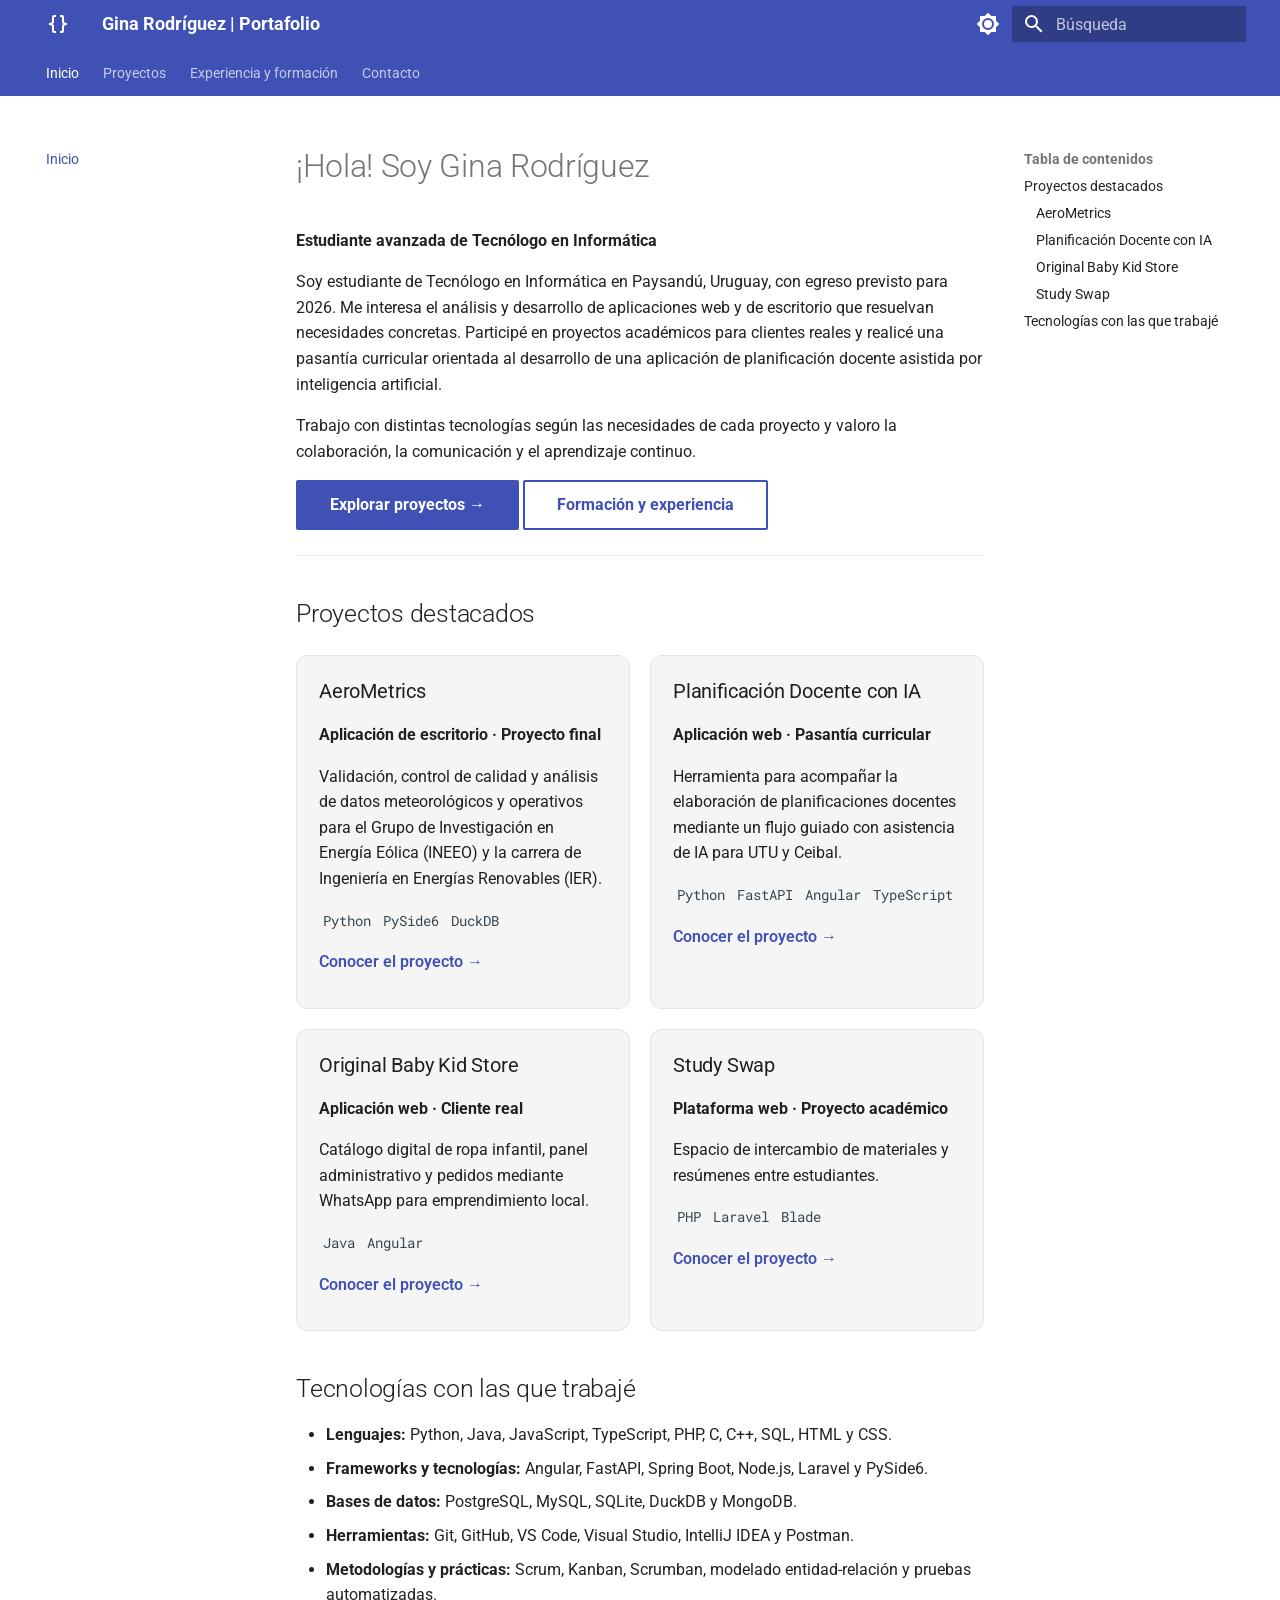
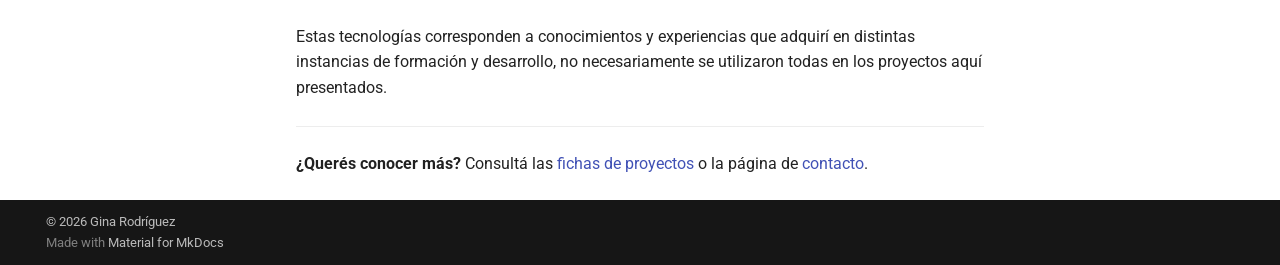
<file: index.html>
<!doctype html>
<html lang="es" class="no-js">
  <head>
    
      <meta charset="utf-8">
      <meta name="viewport" content="width=device-width,initial-scale=1">
      
        <meta name="description" content="Portafolio profesional de Gina Rodríguez, estudiante de Tecnólogo en Informática">
      
      
        <meta name="author" content="Gina Rodríguez">
      
      
        <link rel="canonical" href="https://ginarodriguez2005.github.io/Portafolio/">
      
      
      
        <link rel="next" href="proyectos/">
      
      
        
      
      
      <link rel="icon" href="assets/images/favicon.png">
      <meta name="generator" content="mkdocs-1.6.1, mkdocs-material-9.8.0">
    
    
      
        <title>Gina Rodríguez | Portafolio</title>
      
    
    
      <link rel="stylesheet" href="assets/stylesheets/main.57a0d79d.min.css">
      
        
        <link rel="stylesheet" href="assets/stylesheets/palette.fb2fffe2.min.css">
      
      


    
    
      
    
    
      
        
        
        <link rel="preconnect" href="https://fonts.gstatic.com" crossorigin>
        <link rel="stylesheet" href="https://fonts.googleapis.com/css?family=Roboto:300,300i,400,400i,700,700i%7CRoboto+Mono:400,400i,700,700i&display=fallback">
        <style>:root{--md-text-font:"Roboto";--md-code-font:"Roboto Mono"}</style>
      
    
    
      <link rel="stylesheet" href="assets/estilos.css">
    
    <script>__md_scope=new URL(".",location),__md_hash=e=>[...e].reduce(((e,_)=>(e<<5)-e+_.charCodeAt(0)),0),__md_get=(e,_=localStorage,t=__md_scope)=>JSON.parse(_.getItem(t.pathname+"."+e)),__md_set=(e,_,t=localStorage,a=__md_scope)=>{try{t.setItem(a.pathname+"."+e,JSON.stringify(_))}catch(e){}}</script>
    
      

    
    
  </head>
  
  
    
    
      
    
    
    
    
    <body dir="ltr" data-md-color-scheme="default" data-md-color-primary="indigo" data-md-color-accent="indigo">
  
    
    <input class="md-toggle" data-md-toggle="drawer" type="checkbox" id="__drawer" autocomplete="off">
    <input class="md-toggle" data-md-toggle="search" type="checkbox" id="__search" autocomplete="off">
    <label class="md-overlay" for="__drawer"></label>
    <div data-md-component="skip">
      
        
        <a href="#hola-soy-gina-rodriguez" class="md-skip">
          Saltar a contenido
        </a>
      
    </div>
    <div data-md-component="announce">
      
    </div>
    
    
      

<header class="md-header" data-md-component="header">
  <nav class="md-header__inner md-grid" aria-label="Cabecera">
    <a href="." title="Gina Rodríguez | Portafolio" class="md-header__button md-logo" aria-label="Gina Rodríguez | Portafolio" data-md-component="logo">
      
  
  <svg xmlns="http://www.w3.org/2000/svg" viewBox="0 0 24 24"><path d="M8 3a2 2 0 0 0-2 2v4a2 2 0 0 1-2 2H3v2h1a2 2 0 0 1 2 2v4a2 2 0 0 0 2 2h2v-2H8v-5a2 2 0 0 0-2-2 2 2 0 0 0 2-2V5h2V3m6 0a2 2 0 0 1 2 2v4a2 2 0 0 0 2 2h1v2h-1a2 2 0 0 0-2 2v4a2 2 0 0 1-2 2h-2v-2h2v-5a2 2 0 0 1 2-2 2 2 0 0 1-2-2V5h-2V3z"/></svg>

    </a>
    <label class="md-header__button md-icon" for="__drawer">
      
      <svg xmlns="http://www.w3.org/2000/svg" viewBox="0 0 24 24"><path d="M3 6h18v2H3zm0 5h18v2H3zm0 5h18v2H3z"/></svg>
    </label>
    <div class="md-header__title" data-md-component="header-title">
      <div class="md-header__ellipsis">
        <div class="md-header__topic">
          <span class="md-ellipsis">
            Gina Rodríguez | Portafolio
          </span>
        </div>
        <div class="md-header__topic" data-md-component="header-topic">
          <span class="md-ellipsis">
            
              Inicio
            
          </span>
        </div>
      </div>
    </div>
    
      
        <form class="md-header__option" data-md-component="palette">
  
    
    
    
    <input class="md-option" data-md-color-media="" data-md-color-scheme="default" data-md-color-primary="indigo" data-md-color-accent="indigo"  aria-label="Cambiar a modo oscuro"  type="radio" name="__palette" id="__palette_0">
    
      <label class="md-header__button md-icon" title="Cambiar a modo oscuro" for="__palette_1" hidden>
        <svg xmlns="http://www.w3.org/2000/svg" viewBox="0 0 24 24"><path d="M12 8a4 4 0 0 0-4 4 4 4 0 0 0 4 4 4 4 0 0 0 4-4 4 4 0 0 0-4-4m0 10a6 6 0 0 1-6-6 6 6 0 0 1 6-6 6 6 0 0 1 6 6 6 6 0 0 1-6 6m8-9.31V4h-4.69L12 .69 8.69 4H4v4.69L.69 12 4 15.31V20h4.69L12 23.31 15.31 20H20v-4.69L23.31 12z"/></svg>
      </label>
    
  
    
    
    
    <input class="md-option" data-md-color-media="" data-md-color-scheme="slate" data-md-color-primary="indigo" data-md-color-accent="indigo"  aria-label="Cambiar a modo claro"  type="radio" name="__palette" id="__palette_1">
    
      <label class="md-header__button md-icon" title="Cambiar a modo claro" for="__palette_0" hidden>
        <svg xmlns="http://www.w3.org/2000/svg" viewBox="0 0 24 24"><path d="M12 18c-.89 0-1.74-.2-2.5-.55C11.56 16.5 13 14.42 13 12s-1.44-4.5-3.5-5.45C10.26 6.2 11.11 6 12 6a6 6 0 0 1 6 6 6 6 0 0 1-6 6m8-9.31V4h-4.69L12 .69 8.69 4H4v4.69L.69 12 4 15.31V20h4.69L12 23.31 15.31 20H20v-4.69L23.31 12z"/></svg>
      </label>
    
  
</form>
      
    
    
      <script>var palette=__md_get("__palette");if(palette&&palette.color){if("(prefers-color-scheme)"===palette.color.media){var media=matchMedia("(prefers-color-scheme: light)"),input=document.querySelector(media.matches?"[data-md-color-media='(prefers-color-scheme: light)']":"[data-md-color-media='(prefers-color-scheme: dark)']");palette.color.media=input.getAttribute("data-md-color-media"),palette.color.scheme=input.getAttribute("data-md-color-scheme"),palette.color.primary=input.getAttribute("data-md-color-primary"),palette.color.accent=input.getAttribute("data-md-color-accent")}for(var[key,value]of Object.entries(palette.color))document.body.setAttribute("data-md-color-"+key,value)}</script>
    
    
    
      
      
        <label class="md-header__button md-icon" for="__search">
          
          <svg xmlns="http://www.w3.org/2000/svg" viewBox="0 0 24 24"><path d="M9.5 3A6.5 6.5 0 0 1 16 9.5c0 1.61-.59 3.09-1.56 4.23l.27.27h.79l5 5-1.5 1.5-5-5v-.79l-.27-.27A6.52 6.52 0 0 1 9.5 16 6.5 6.5 0 0 1 3 9.5 6.5 6.5 0 0 1 9.5 3m0 2C7 5 5 7 5 9.5S7 14 9.5 14 14 12 14 9.5 12 5 9.5 5"/></svg>
        </label>
        <div class="md-search" data-md-component="search" role="dialog">
  <label class="md-search__overlay" for="__search"></label>
  <div class="md-search__inner" role="search">
    <form class="md-search__form" name="search">
      <input type="text" class="md-search__input" name="query" aria-label="Búsqueda" placeholder="Búsqueda" autocapitalize="off" autocorrect="off" autocomplete="off" spellcheck="false" data-md-component="search-query" required>
      <label class="md-search__icon md-icon" for="__search">
        
        <svg xmlns="http://www.w3.org/2000/svg" viewBox="0 0 24 24"><path d="M9.5 3A6.5 6.5 0 0 1 16 9.5c0 1.61-.59 3.09-1.56 4.23l.27.27h.79l5 5-1.5 1.5-5-5v-.79l-.27-.27A6.52 6.52 0 0 1 9.5 16 6.5 6.5 0 0 1 3 9.5 6.5 6.5 0 0 1 9.5 3m0 2C7 5 5 7 5 9.5S7 14 9.5 14 14 12 14 9.5 12 5 9.5 5"/></svg>
        
        <svg xmlns="http://www.w3.org/2000/svg" viewBox="0 0 24 24"><path d="M20 11v2H8l5.5 5.5-1.42 1.42L4.16 12l7.92-7.92L13.5 5.5 8 11z"/></svg>
      </label>
      <nav class="md-search__options" aria-label="Buscar">
        
        <button type="reset" class="md-search__icon md-icon" title="Limpiar" aria-label="Limpiar" tabindex="-1">
          
          <svg xmlns="http://www.w3.org/2000/svg" viewBox="0 0 24 24"><path d="M19 6.41 17.59 5 12 10.59 6.41 5 5 6.41 10.59 12 5 17.59 6.41 19 12 13.41 17.59 19 19 17.59 13.41 12z"/></svg>
        </button>
      </nav>
      
    </form>
    <div class="md-search__output">
      <div class="md-search__scrollwrap" tabindex="0" data-md-scrollfix>
        <div class="md-search-result" data-md-component="search-result">
          <div class="md-search-result__meta">
            Inicializando búsqueda
          </div>
          <ol class="md-search-result__list" role="presentation"></ol>
        </div>
      </div>
    </div>
  </div>
</div>
      
    
    
  </nav>
  
</header>
    
    <div class="md-container" data-md-component="container">
      
      
        
          
            
<nav class="md-tabs" aria-label="Pestañas" data-md-component="tabs">
  <div class="md-grid">
    <ul class="md-tabs__list">
      
        
  
  
  
    
  
  
    <li class="md-tabs__item md-tabs__item--active">
      <a href="." class="md-tabs__link">
        
  
  
    
  
  Inicio

      </a>
    </li>
  

      
        
  
  
  
  
    
    
      <li class="md-tabs__item">
        <a href="proyectos/" class="md-tabs__link">
          
  
  
  Proyectos

        </a>
      </li>
    
  

      
        
  
  
  
  
    <li class="md-tabs__item">
      <a href="experiencia/" class="md-tabs__link">
        
  
  
    
  
  Experiencia y formación

      </a>
    </li>
  

      
        
  
  
  
  
    <li class="md-tabs__item">
      <a href="contacto/" class="md-tabs__link">
        
  
  
    
  
  Contacto

      </a>
    </li>
  

      
    </ul>
  </div>
</nav>
          
        
      
      <main class="md-main" data-md-component="main">
        <div class="md-main__inner md-grid">
          
            
              
              <div class="md-sidebar md-sidebar--primary" data-md-component="sidebar" data-md-type="navigation" >
                <div class="md-sidebar__scrollwrap">
                  <div class="md-sidebar__inner">
                    


  


<nav class="md-nav md-nav--primary md-nav--lifted" aria-label="Navegación" data-md-level="0">
  <label class="md-nav__title" for="__drawer">
    <a href="." title="Gina Rodríguez | Portafolio" class="md-nav__button md-logo" aria-label="Gina Rodríguez | Portafolio" data-md-component="logo">
      
  
  <svg xmlns="http://www.w3.org/2000/svg" viewBox="0 0 24 24"><path d="M8 3a2 2 0 0 0-2 2v4a2 2 0 0 1-2 2H3v2h1a2 2 0 0 1 2 2v4a2 2 0 0 0 2 2h2v-2H8v-5a2 2 0 0 0-2-2 2 2 0 0 0 2-2V5h2V3m6 0a2 2 0 0 1 2 2v4a2 2 0 0 0 2 2h1v2h-1a2 2 0 0 0-2 2v4a2 2 0 0 1-2 2h-2v-2h2v-5a2 2 0 0 1 2-2 2 2 0 0 1-2-2V5h-2V3z"/></svg>

    </a>
    Gina Rodríguez | Portafolio
  </label>
  
  <ul class="md-nav__list" data-md-scrollfix>
    
      
      
  
  
    
  
  
  
    <li class="md-nav__item md-nav__item--active">
      
      <input class="md-nav__toggle md-toggle" type="checkbox" id="__toc">
      
      
        
      
      
        <label class="md-nav__link md-nav__link--active" for="__toc">
          
  
  
  <span class="md-ellipsis">
    
  
    Inicio
  

    
  </span>
  
  

          <span class="md-nav__icon md-icon"></span>
        </label>
      
      <a href="." class="md-nav__link md-nav__link--active">
        
  
  
  <span class="md-ellipsis">
    
  
    Inicio
  

    
  </span>
  
  

      </a>
      
        

<nav class="md-nav md-nav--secondary" aria-label="Tabla de contenidos">
  
  
  
    
  
  
    <label class="md-nav__title" for="__toc">
      <span class="md-nav__icon md-icon"></span>
      Tabla de contenidos
    </label>
    <ul class="md-nav__list" data-md-component="toc" data-md-scrollfix>
      
        <li class="md-nav__item">
  <a href="#proyectos-destacados" class="md-nav__link">
    <span class="md-ellipsis">
      
        Proyectos destacados
      
    </span>
  </a>
  
    <nav class="md-nav" aria-label="Proyectos destacados">
      <ul class="md-nav__list">
        
          <li class="md-nav__item">
  <a href="#aerometrics" class="md-nav__link">
    <span class="md-ellipsis">
      
        AeroMetrics
      
    </span>
  </a>
  
</li>
        
          <li class="md-nav__item">
  <a href="#planificacion-docente-con-ia" class="md-nav__link">
    <span class="md-ellipsis">
      
        Planificación Docente con IA
      
    </span>
  </a>
  
</li>
        
          <li class="md-nav__item">
  <a href="#original-baby-kid-store" class="md-nav__link">
    <span class="md-ellipsis">
      
        Original Baby Kid Store
      
    </span>
  </a>
  
</li>
        
          <li class="md-nav__item">
  <a href="#study-swap" class="md-nav__link">
    <span class="md-ellipsis">
      
        Study Swap
      
    </span>
  </a>
  
</li>
        
      </ul>
    </nav>
  
</li>
      
        <li class="md-nav__item">
  <a href="#tecnologias-con-las-que-trabaje" class="md-nav__link">
    <span class="md-ellipsis">
      
        Tecnologías con las que trabajé
      
    </span>
  </a>
  
</li>
      
    </ul>
  
</nav>
      
    </li>
  

    
      
      
  
  
  
  
    
    
    
    
      
      
        
      
    
    
    <li class="md-nav__item md-nav__item--nested">
      
        
        
        <input class="md-nav__toggle md-toggle " type="checkbox" id="__nav_2" >
        
          
          <label class="md-nav__link" for="__nav_2" id="__nav_2_label" tabindex="0">
            
  
  
  <span class="md-ellipsis">
    
  
    Proyectos
  

    
  </span>
  
  

            <span class="md-nav__icon md-icon"></span>
          </label>
        
        <nav class="md-nav" data-md-level="1" aria-labelledby="__nav_2_label" aria-expanded="false">
          <label class="md-nav__title" for="__nav_2">
            <span class="md-nav__icon md-icon"></span>
            
  
    Proyectos
  

          </label>
          <ul class="md-nav__list" data-md-scrollfix>
            
              
                
  
  
  
  
    <li class="md-nav__item">
      <a href="proyectos/" class="md-nav__link">
        
  
  
  <span class="md-ellipsis">
    
  
    Vista general
  

    
  </span>
  
  

      </a>
    </li>
  

              
            
              
                
  
  
  
  
    <li class="md-nav__item">
      <a href="proyectos/aerometrics/" class="md-nav__link">
        
  
  
  <span class="md-ellipsis">
    
  
    AeroMetrics
  

    
  </span>
  
  

      </a>
    </li>
  

              
            
              
                
  
  
  
  
    <li class="md-nav__item">
      <a href="proyectos/planificacion-docente/" class="md-nav__link">
        
  
  
  <span class="md-ellipsis">
    
  
    Planificación Docente con IA
  

    
  </span>
  
  

      </a>
    </li>
  

              
            
              
                
  
  
  
  
    <li class="md-nav__item">
      <a href="proyectos/original-baby-kid-store/" class="md-nav__link">
        
  
  
  <span class="md-ellipsis">
    
  
    Original Baby Kid Store
  

    
  </span>
  
  

      </a>
    </li>
  

              
            
              
                
  
  
  
  
    <li class="md-nav__item">
      <a href="proyectos/study-swap/" class="md-nav__link">
        
  
  
  <span class="md-ellipsis">
    
  
    Study Swap
  

    
  </span>
  
  

      </a>
    </li>
  

              
            
          </ul>
        </nav>
      
    </li>
  

    
      
      
  
  
  
  
    <li class="md-nav__item">
      <a href="experiencia/" class="md-nav__link">
        
  
  
  <span class="md-ellipsis">
    
  
    Experiencia y formación
  

    
  </span>
  
  

      </a>
    </li>
  

    
      
      
  
  
  
  
    <li class="md-nav__item">
      <a href="contacto/" class="md-nav__link">
        
  
  
  <span class="md-ellipsis">
    
  
    Contacto
  

    
  </span>
  
  

      </a>
    </li>
  

    
  </ul>
</nav>
                  </div>
                </div>
              </div>
            
            
              
              <div class="md-sidebar md-sidebar--secondary" data-md-component="sidebar" data-md-type="toc" >
                <div class="md-sidebar__scrollwrap">
                  <div class="md-sidebar__inner">
                    

<nav class="md-nav md-nav--secondary" aria-label="Tabla de contenidos">
  
  
  
    
  
  
    <label class="md-nav__title" for="__toc">
      <span class="md-nav__icon md-icon"></span>
      Tabla de contenidos
    </label>
    <ul class="md-nav__list" data-md-component="toc" data-md-scrollfix>
      
        <li class="md-nav__item">
  <a href="#proyectos-destacados" class="md-nav__link">
    <span class="md-ellipsis">
      
        Proyectos destacados
      
    </span>
  </a>
  
    <nav class="md-nav" aria-label="Proyectos destacados">
      <ul class="md-nav__list">
        
          <li class="md-nav__item">
  <a href="#aerometrics" class="md-nav__link">
    <span class="md-ellipsis">
      
        AeroMetrics
      
    </span>
  </a>
  
</li>
        
          <li class="md-nav__item">
  <a href="#planificacion-docente-con-ia" class="md-nav__link">
    <span class="md-ellipsis">
      
        Planificación Docente con IA
      
    </span>
  </a>
  
</li>
        
          <li class="md-nav__item">
  <a href="#original-baby-kid-store" class="md-nav__link">
    <span class="md-ellipsis">
      
        Original Baby Kid Store
      
    </span>
  </a>
  
</li>
        
          <li class="md-nav__item">
  <a href="#study-swap" class="md-nav__link">
    <span class="md-ellipsis">
      
        Study Swap
      
    </span>
  </a>
  
</li>
        
      </ul>
    </nav>
  
</li>
      
        <li class="md-nav__item">
  <a href="#tecnologias-con-las-que-trabaje" class="md-nav__link">
    <span class="md-ellipsis">
      
        Tecnologías con las que trabajé
      
    </span>
  </a>
  
</li>
      
    </ul>
  
</nav>
                  </div>
                </div>
              </div>
            
          
          
            <div class="md-content" data-md-component="content">
              
              <article class="md-content__inner md-typeset">
                
                  



<h1 id="hola-soy-gina-rodriguez">¡Hola! Soy Gina Rodríguez<a class="headerlink" href="#hola-soy-gina-rodriguez" title="Permanent link">&para;</a></h1>
<p><strong>Estudiante avanzada de Tecnólogo en Informática</strong></p>
<p>Soy estudiante de Tecnólogo en Informática en Paysandú, Uruguay, con egreso previsto para 2026. Me interesa el análisis y desarrollo de aplicaciones web y de escritorio que resuelvan necesidades concretas. Participé en proyectos académicos para clientes reales y realicé una pasantía curricular orientada al desarrollo de una aplicación de planificación docente asistida por inteligencia artificial.</p>
<p>Trabajo con distintas tecnologías según las necesidades de cada proyecto y valoro la colaboración, la comunicación y el aprendizaje continuo.</p>
<p><a class="md-button md-button--primary" href="proyectos/"><strong>Explorar proyectos →</strong></a> <a class="md-button" href="experiencia/">Formación y experiencia</a></p>
<hr />
<h2 id="proyectos-destacados">Proyectos destacados<a class="headerlink" href="#proyectos-destacados" title="Permanent link">&para;</a></h2>
<div class="portfolio-grid">
<div class="portfolio-card">
<h3 id="aerometrics">AeroMetrics<a class="headerlink" href="#aerometrics" title="Permanent link">&para;</a></h3>
<p><strong>Aplicación de escritorio · Proyecto final</strong></p>
<p>Validación, control de calidad y análisis de datos meteorológicos y operativos para el Grupo de Investigación en Energía Eólica (INEEO) y la carrera de Ingeniería en Energías Renovables (IER).</p>
<p><code>Python</code> <code>PySide6</code> <code>DuckDB</code></p>
<p><a href="proyectos/aerometrics/">Conocer el proyecto →</a></p>
</div>
<div class="portfolio-card">
<h3 id="planificacion-docente-con-ia">Planificación Docente con IA<a class="headerlink" href="#planificacion-docente-con-ia" title="Permanent link">&para;</a></h3>
<p><strong>Aplicación web · Pasantía curricular</strong></p>
<p>Herramienta para acompañar la elaboración de planificaciones docentes mediante un flujo guiado con asistencia de IA para UTU y Ceibal.</p>
<p><code>Python</code> <code>FastAPI</code> <code>Angular</code> <code>TypeScript</code></p>
<p><a href="proyectos/planificacion-docente/">Conocer el proyecto →</a></p>
</div>
<div class="portfolio-card">
<h3 id="original-baby-kid-store">Original Baby Kid Store<a class="headerlink" href="#original-baby-kid-store" title="Permanent link">&para;</a></h3>
<p><strong>Aplicación web · Cliente real</strong></p>
<p>Catálogo digital de ropa infantil, panel administrativo y pedidos mediante WhatsApp para emprendimiento local.</p>
<p><code>Java</code> <code>Angular</code></p>
<p><a href="proyectos/original-baby-kid-store/">Conocer el proyecto →</a></p>
</div>
<div class="portfolio-card">
<h3 id="study-swap">Study Swap<a class="headerlink" href="#study-swap" title="Permanent link">&para;</a></h3>
<p><strong>Plataforma web · Proyecto académico</strong></p>
<p>Espacio de intercambio de materiales y resúmenes entre estudiantes.</p>
<p><code>PHP</code> <code>Laravel</code> <code>Blade</code></p>
<p><a href="proyectos/study-swap/">Conocer el proyecto →</a></p>
</div>
</div>
<h2 id="tecnologias-con-las-que-trabaje">Tecnologías con las que trabajé<a class="headerlink" href="#tecnologias-con-las-que-trabaje" title="Permanent link">&para;</a></h2>
<ul>
<li><strong>Lenguajes:</strong> Python, Java, JavaScript, TypeScript, PHP, C, C++, SQL, HTML y CSS.</li>
<li><strong>Frameworks y tecnologías:</strong> Angular, FastAPI, Spring Boot, Node.js, Laravel y PySide6.</li>
<li><strong>Bases de datos:</strong> PostgreSQL, MySQL, SQLite, DuckDB y MongoDB.</li>
<li><strong>Herramientas:</strong> Git, GitHub, VS Code, Visual Studio, IntelliJ IDEA y Postman.</li>
<li><strong>Metodologías y prácticas:</strong> Scrum, Kanban, Scrumban, modelado entidad-relación y pruebas automatizadas.</li>
</ul>
<p>Estas tecnologías corresponden a conocimientos y experiencias que adquirí en distintas instancias de formación y desarrollo, no necesariamente se utilizaron todas en los proyectos aquí presentados.</p>
<hr />
<p><strong>¿Querés conocer más?</strong> Consultá las <a href="proyectos/">fichas de proyectos</a> o la página de <a href="contacto/">contacto</a>.</p>












                
              </article>
            </div>
          
          
<script>var target=document.getElementById(location.hash.slice(1));target&&target.name&&(target.checked=target.name.startsWith("__tabbed_"))</script>
        </div>
        
          <button type="button" class="md-top md-icon" data-md-component="top" hidden>
  
  <svg xmlns="http://www.w3.org/2000/svg" viewBox="0 0 24 24"><path d="M13 20h-2V8l-5.5 5.5-1.42-1.42L12 4.16l7.92 7.92-1.42 1.42L13 8z"/></svg>
  Volver al principio
</button>
        
      </main>
      
        <footer class="md-footer">
  
  <div class="md-footer-meta md-typeset">
    <div class="md-footer-meta__inner md-grid">
      <div class="md-copyright">
  
    <div class="md-copyright__highlight">
      © 2026 Gina Rodríguez
    </div>
  
  
    Made with
    <a href="https://squidfunk.github.io/mkdocs-material/" target="_blank" rel="noopener">
      Material for MkDocs
    </a>
  
</div>
      
    </div>
  </div>
</footer>
      
    </div>
    <div class="md-dialog" data-md-component="dialog">
      <div class="md-dialog__inner md-typeset"></div>
    </div>
    
    
    
      
      
      <script id="__config" type="application/json">{"annotate": null, "base": ".", "features": ["navigation.tabs", "navigation.sections", "navigation.top", "content.code.copy"], "search": "assets/javascripts/workers/search.a7633da7.min.js", "tags": null, "translations": {"clipboard.copied": "Copiado al portapapeles", "clipboard.copy": "Copiar al portapapeles", "search.result.more.one": "1 m\u00e1s en esta p\u00e1gina", "search.result.more.other": "# m\u00e1s en esta p\u00e1gina", "search.result.none": "No se encontraron documentos", "search.result.one": "1 documento encontrado", "search.result.other": "# documentos encontrados", "search.result.placeholder": "Teclee para comenzar b\u00fasqueda", "search.result.term.missing": "Falta", "select.version": "Seleccionar versi\u00f3n"}, "version": null}</script>
    
    
      <script src="assets/javascripts/bundle.c21346df.min.js"></script>
      
    
  </body>
</html>
</file>
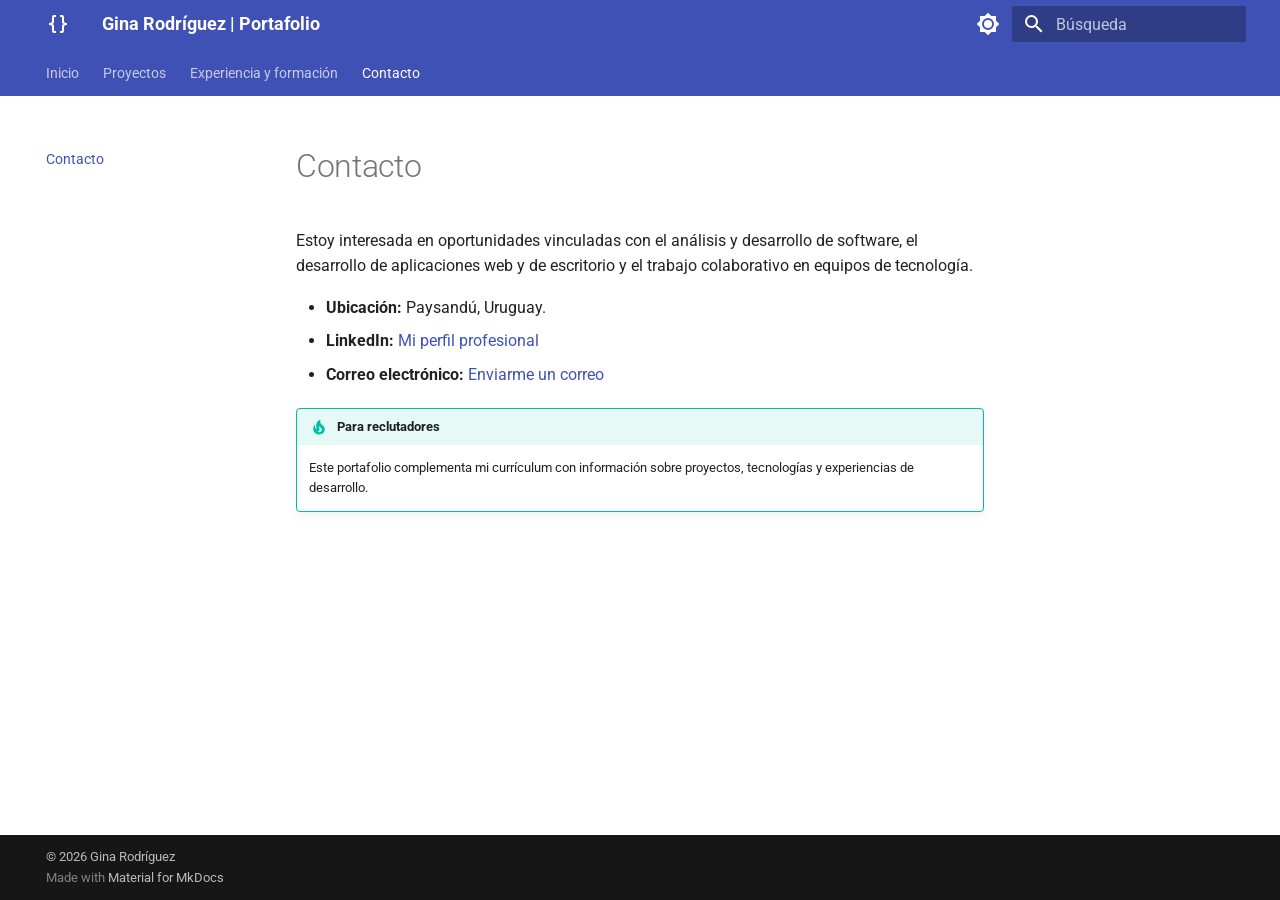
<file: contacto/index.html>
<!doctype html>
<html lang="es" class="no-js">
  <head>
    
      <meta charset="utf-8">
      <meta name="viewport" content="width=device-width,initial-scale=1">
      
        <meta name="description" content="Portafolio profesional de Gina Rodríguez, estudiante de Tecnólogo en Informática">
      
      
        <meta name="author" content="Gina Rodríguez">
      
      
        <link rel="canonical" href="https://ginarodriguez2005.github.io/Portafolio/contacto/">
      
      
        <link rel="prev" href="../experiencia/">
      
      
      
        
      
      
      <link rel="icon" href="../assets/images/favicon.png">
      <meta name="generator" content="mkdocs-1.6.1, mkdocs-material-9.8.0">
    
    
      
        <title>Contacto - Gina Rodríguez | Portafolio</title>
      
    
    
      <link rel="stylesheet" href="../assets/stylesheets/main.57a0d79d.min.css">
      
        
        <link rel="stylesheet" href="../assets/stylesheets/palette.fb2fffe2.min.css">
      
      


    
    
      
    
    
      
        
        
        <link rel="preconnect" href="https://fonts.gstatic.com" crossorigin>
        <link rel="stylesheet" href="https://fonts.googleapis.com/css?family=Roboto:300,300i,400,400i,700,700i%7CRoboto+Mono:400,400i,700,700i&display=fallback">
        <style>:root{--md-text-font:"Roboto";--md-code-font:"Roboto Mono"}</style>
      
    
    
      <link rel="stylesheet" href="../assets/estilos.css">
    
    <script>__md_scope=new URL("..",location),__md_hash=e=>[...e].reduce(((e,_)=>(e<<5)-e+_.charCodeAt(0)),0),__md_get=(e,_=localStorage,t=__md_scope)=>JSON.parse(_.getItem(t.pathname+"."+e)),__md_set=(e,_,t=localStorage,a=__md_scope)=>{try{t.setItem(a.pathname+"."+e,JSON.stringify(_))}catch(e){}}</script>
    
      

    
    
  </head>
  
  
    
    
      
    
    
    
    
    <body dir="ltr" data-md-color-scheme="default" data-md-color-primary="indigo" data-md-color-accent="indigo">
  
    
    <input class="md-toggle" data-md-toggle="drawer" type="checkbox" id="__drawer" autocomplete="off">
    <input class="md-toggle" data-md-toggle="search" type="checkbox" id="__search" autocomplete="off">
    <label class="md-overlay" for="__drawer"></label>
    <div data-md-component="skip">
      
        
        <a href="#contacto" class="md-skip">
          Saltar a contenido
        </a>
      
    </div>
    <div data-md-component="announce">
      
    </div>
    
    
      

<header class="md-header" data-md-component="header">
  <nav class="md-header__inner md-grid" aria-label="Cabecera">
    <a href=".." title="Gina Rodríguez | Portafolio" class="md-header__button md-logo" aria-label="Gina Rodríguez | Portafolio" data-md-component="logo">
      
  
  <svg xmlns="http://www.w3.org/2000/svg" viewBox="0 0 24 24"><path d="M8 3a2 2 0 0 0-2 2v4a2 2 0 0 1-2 2H3v2h1a2 2 0 0 1 2 2v4a2 2 0 0 0 2 2h2v-2H8v-5a2 2 0 0 0-2-2 2 2 0 0 0 2-2V5h2V3m6 0a2 2 0 0 1 2 2v4a2 2 0 0 0 2 2h1v2h-1a2 2 0 0 0-2 2v4a2 2 0 0 1-2 2h-2v-2h2v-5a2 2 0 0 1 2-2 2 2 0 0 1-2-2V5h-2V3z"/></svg>

    </a>
    <label class="md-header__button md-icon" for="__drawer">
      
      <svg xmlns="http://www.w3.org/2000/svg" viewBox="0 0 24 24"><path d="M3 6h18v2H3zm0 5h18v2H3zm0 5h18v2H3z"/></svg>
    </label>
    <div class="md-header__title" data-md-component="header-title">
      <div class="md-header__ellipsis">
        <div class="md-header__topic">
          <span class="md-ellipsis">
            Gina Rodríguez | Portafolio
          </span>
        </div>
        <div class="md-header__topic" data-md-component="header-topic">
          <span class="md-ellipsis">
            
              Contacto
            
          </span>
        </div>
      </div>
    </div>
    
      
        <form class="md-header__option" data-md-component="palette">
  
    
    
    
    <input class="md-option" data-md-color-media="" data-md-color-scheme="default" data-md-color-primary="indigo" data-md-color-accent="indigo"  aria-label="Cambiar a modo oscuro"  type="radio" name="__palette" id="__palette_0">
    
      <label class="md-header__button md-icon" title="Cambiar a modo oscuro" for="__palette_1" hidden>
        <svg xmlns="http://www.w3.org/2000/svg" viewBox="0 0 24 24"><path d="M12 8a4 4 0 0 0-4 4 4 4 0 0 0 4 4 4 4 0 0 0 4-4 4 4 0 0 0-4-4m0 10a6 6 0 0 1-6-6 6 6 0 0 1 6-6 6 6 0 0 1 6 6 6 6 0 0 1-6 6m8-9.31V4h-4.69L12 .69 8.69 4H4v4.69L.69 12 4 15.31V20h4.69L12 23.31 15.31 20H20v-4.69L23.31 12z"/></svg>
      </label>
    
  
    
    
    
    <input class="md-option" data-md-color-media="" data-md-color-scheme="slate" data-md-color-primary="indigo" data-md-color-accent="indigo"  aria-label="Cambiar a modo claro"  type="radio" name="__palette" id="__palette_1">
    
      <label class="md-header__button md-icon" title="Cambiar a modo claro" for="__palette_0" hidden>
        <svg xmlns="http://www.w3.org/2000/svg" viewBox="0 0 24 24"><path d="M12 18c-.89 0-1.74-.2-2.5-.55C11.56 16.5 13 14.42 13 12s-1.44-4.5-3.5-5.45C10.26 6.2 11.11 6 12 6a6 6 0 0 1 6 6 6 6 0 0 1-6 6m8-9.31V4h-4.69L12 .69 8.69 4H4v4.69L.69 12 4 15.31V20h4.69L12 23.31 15.31 20H20v-4.69L23.31 12z"/></svg>
      </label>
    
  
</form>
      
    
    
      <script>var palette=__md_get("__palette");if(palette&&palette.color){if("(prefers-color-scheme)"===palette.color.media){var media=matchMedia("(prefers-color-scheme: light)"),input=document.querySelector(media.matches?"[data-md-color-media='(prefers-color-scheme: light)']":"[data-md-color-media='(prefers-color-scheme: dark)']");palette.color.media=input.getAttribute("data-md-color-media"),palette.color.scheme=input.getAttribute("data-md-color-scheme"),palette.color.primary=input.getAttribute("data-md-color-primary"),palette.color.accent=input.getAttribute("data-md-color-accent")}for(var[key,value]of Object.entries(palette.color))document.body.setAttribute("data-md-color-"+key,value)}</script>
    
    
    
      
      
        <label class="md-header__button md-icon" for="__search">
          
          <svg xmlns="http://www.w3.org/2000/svg" viewBox="0 0 24 24"><path d="M9.5 3A6.5 6.5 0 0 1 16 9.5c0 1.61-.59 3.09-1.56 4.23l.27.27h.79l5 5-1.5 1.5-5-5v-.79l-.27-.27A6.52 6.52 0 0 1 9.5 16 6.5 6.5 0 0 1 3 9.5 6.5 6.5 0 0 1 9.5 3m0 2C7 5 5 7 5 9.5S7 14 9.5 14 14 12 14 9.5 12 5 9.5 5"/></svg>
        </label>
        <div class="md-search" data-md-component="search" role="dialog">
  <label class="md-search__overlay" for="__search"></label>
  <div class="md-search__inner" role="search">
    <form class="md-search__form" name="search">
      <input type="text" class="md-search__input" name="query" aria-label="Búsqueda" placeholder="Búsqueda" autocapitalize="off" autocorrect="off" autocomplete="off" spellcheck="false" data-md-component="search-query" required>
      <label class="md-search__icon md-icon" for="__search">
        
        <svg xmlns="http://www.w3.org/2000/svg" viewBox="0 0 24 24"><path d="M9.5 3A6.5 6.5 0 0 1 16 9.5c0 1.61-.59 3.09-1.56 4.23l.27.27h.79l5 5-1.5 1.5-5-5v-.79l-.27-.27A6.52 6.52 0 0 1 9.5 16 6.5 6.5 0 0 1 3 9.5 6.5 6.5 0 0 1 9.5 3m0 2C7 5 5 7 5 9.5S7 14 9.5 14 14 12 14 9.5 12 5 9.5 5"/></svg>
        
        <svg xmlns="http://www.w3.org/2000/svg" viewBox="0 0 24 24"><path d="M20 11v2H8l5.5 5.5-1.42 1.42L4.16 12l7.92-7.92L13.5 5.5 8 11z"/></svg>
      </label>
      <nav class="md-search__options" aria-label="Buscar">
        
        <button type="reset" class="md-search__icon md-icon" title="Limpiar" aria-label="Limpiar" tabindex="-1">
          
          <svg xmlns="http://www.w3.org/2000/svg" viewBox="0 0 24 24"><path d="M19 6.41 17.59 5 12 10.59 6.41 5 5 6.41 10.59 12 5 17.59 6.41 19 12 13.41 17.59 19 19 17.59 13.41 12z"/></svg>
        </button>
      </nav>
      
    </form>
    <div class="md-search__output">
      <div class="md-search__scrollwrap" tabindex="0" data-md-scrollfix>
        <div class="md-search-result" data-md-component="search-result">
          <div class="md-search-result__meta">
            Inicializando búsqueda
          </div>
          <ol class="md-search-result__list" role="presentation"></ol>
        </div>
      </div>
    </div>
  </div>
</div>
      
    
    
  </nav>
  
</header>
    
    <div class="md-container" data-md-component="container">
      
      
        
          
            
<nav class="md-tabs" aria-label="Pestañas" data-md-component="tabs">
  <div class="md-grid">
    <ul class="md-tabs__list">
      
        
  
  
  
  
    <li class="md-tabs__item">
      <a href=".." class="md-tabs__link">
        
  
  
    
  
  Inicio

      </a>
    </li>
  

      
        
  
  
  
  
    
    
      <li class="md-tabs__item">
        <a href="../proyectos/" class="md-tabs__link">
          
  
  
  Proyectos

        </a>
      </li>
    
  

      
        
  
  
  
  
    <li class="md-tabs__item">
      <a href="../experiencia/" class="md-tabs__link">
        
  
  
    
  
  Experiencia y formación

      </a>
    </li>
  

      
        
  
  
  
    
  
  
    <li class="md-tabs__item md-tabs__item--active">
      <a href="./" class="md-tabs__link">
        
  
  
    
  
  Contacto

      </a>
    </li>
  

      
    </ul>
  </div>
</nav>
          
        
      
      <main class="md-main" data-md-component="main">
        <div class="md-main__inner md-grid">
          
            
              
              <div class="md-sidebar md-sidebar--primary" data-md-component="sidebar" data-md-type="navigation" >
                <div class="md-sidebar__scrollwrap">
                  <div class="md-sidebar__inner">
                    


  


<nav class="md-nav md-nav--primary md-nav--lifted" aria-label="Navegación" data-md-level="0">
  <label class="md-nav__title" for="__drawer">
    <a href=".." title="Gina Rodríguez | Portafolio" class="md-nav__button md-logo" aria-label="Gina Rodríguez | Portafolio" data-md-component="logo">
      
  
  <svg xmlns="http://www.w3.org/2000/svg" viewBox="0 0 24 24"><path d="M8 3a2 2 0 0 0-2 2v4a2 2 0 0 1-2 2H3v2h1a2 2 0 0 1 2 2v4a2 2 0 0 0 2 2h2v-2H8v-5a2 2 0 0 0-2-2 2 2 0 0 0 2-2V5h2V3m6 0a2 2 0 0 1 2 2v4a2 2 0 0 0 2 2h1v2h-1a2 2 0 0 0-2 2v4a2 2 0 0 1-2 2h-2v-2h2v-5a2 2 0 0 1 2-2 2 2 0 0 1-2-2V5h-2V3z"/></svg>

    </a>
    Gina Rodríguez | Portafolio
  </label>
  
  <ul class="md-nav__list" data-md-scrollfix>
    
      
      
  
  
  
  
    <li class="md-nav__item">
      <a href=".." class="md-nav__link">
        
  
  
  <span class="md-ellipsis">
    
  
    Inicio
  

    
  </span>
  
  

      </a>
    </li>
  

    
      
      
  
  
  
  
    
    
    
    
      
      
        
      
    
    
    <li class="md-nav__item md-nav__item--nested">
      
        
        
        <input class="md-nav__toggle md-toggle " type="checkbox" id="__nav_2" >
        
          
          <label class="md-nav__link" for="__nav_2" id="__nav_2_label" tabindex="0">
            
  
  
  <span class="md-ellipsis">
    
  
    Proyectos
  

    
  </span>
  
  

            <span class="md-nav__icon md-icon"></span>
          </label>
        
        <nav class="md-nav" data-md-level="1" aria-labelledby="__nav_2_label" aria-expanded="false">
          <label class="md-nav__title" for="__nav_2">
            <span class="md-nav__icon md-icon"></span>
            
  
    Proyectos
  

          </label>
          <ul class="md-nav__list" data-md-scrollfix>
            
              
                
  
  
  
  
    <li class="md-nav__item">
      <a href="../proyectos/" class="md-nav__link">
        
  
  
  <span class="md-ellipsis">
    
  
    Vista general
  

    
  </span>
  
  

      </a>
    </li>
  

              
            
              
                
  
  
  
  
    <li class="md-nav__item">
      <a href="../proyectos/aerometrics/" class="md-nav__link">
        
  
  
  <span class="md-ellipsis">
    
  
    AeroMetrics
  

    
  </span>
  
  

      </a>
    </li>
  

              
            
              
                
  
  
  
  
    <li class="md-nav__item">
      <a href="../proyectos/planificacion-docente/" class="md-nav__link">
        
  
  
  <span class="md-ellipsis">
    
  
    Planificación Docente con IA
  

    
  </span>
  
  

      </a>
    </li>
  

              
            
              
                
  
  
  
  
    <li class="md-nav__item">
      <a href="../proyectos/original-baby-kid-store/" class="md-nav__link">
        
  
  
  <span class="md-ellipsis">
    
  
    Original Baby Kid Store
  

    
  </span>
  
  

      </a>
    </li>
  

              
            
              
                
  
  
  
  
    <li class="md-nav__item">
      <a href="../proyectos/study-swap/" class="md-nav__link">
        
  
  
  <span class="md-ellipsis">
    
  
    Study Swap
  

    
  </span>
  
  

      </a>
    </li>
  

              
            
          </ul>
        </nav>
      
    </li>
  

    
      
      
  
  
  
  
    <li class="md-nav__item">
      <a href="../experiencia/" class="md-nav__link">
        
  
  
  <span class="md-ellipsis">
    
  
    Experiencia y formación
  

    
  </span>
  
  

      </a>
    </li>
  

    
      
      
  
  
    
  
  
  
    <li class="md-nav__item md-nav__item--active">
      
      <input class="md-nav__toggle md-toggle" type="checkbox" id="__toc">
      
      
        
      
      
      <a href="./" class="md-nav__link md-nav__link--active">
        
  
  
  <span class="md-ellipsis">
    
  
    Contacto
  

    
  </span>
  
  

      </a>
      
    </li>
  

    
  </ul>
</nav>
                  </div>
                </div>
              </div>
            
            
              
              <div class="md-sidebar md-sidebar--secondary" data-md-component="sidebar" data-md-type="toc" >
                <div class="md-sidebar__scrollwrap">
                  <div class="md-sidebar__inner">
                    

<nav class="md-nav md-nav--secondary" aria-label="Tabla de contenidos">
  
  
  
    
  
  
</nav>
                  </div>
                </div>
              </div>
            
          
          
            <div class="md-content" data-md-component="content">
              
              <article class="md-content__inner md-typeset">
                
                  



<h1 id="contacto">Contacto<a class="headerlink" href="#contacto" title="Permanent link">&para;</a></h1>
<p>Estoy interesada en oportunidades vinculadas con el análisis y desarrollo de software, el desarrollo de aplicaciones web y de escritorio y el trabajo colaborativo en equipos de tecnología.</p>
<ul>
<li><strong>Ubicación:</strong> Paysandú, Uruguay.</li>
<li><strong>LinkedIn:</strong> <a href="https://www.linkedin.com/in/ginarodriguez120905/">Mi perfil profesional</a></li>
<li><strong>Correo electrónico:</strong> <a href="mailto:ginarodriguez120905@gmail.com">Enviarme un correo</a></li>
</ul>
<div class="admonition tip">
<p class="admonition-title">Para reclutadores</p>
<p>Este portafolio complementa mi currículum con información sobre proyectos, tecnologías y experiencias de desarrollo.</p>
</div>












                
              </article>
            </div>
          
          
<script>var target=document.getElementById(location.hash.slice(1));target&&target.name&&(target.checked=target.name.startsWith("__tabbed_"))</script>
        </div>
        
          <button type="button" class="md-top md-icon" data-md-component="top" hidden>
  
  <svg xmlns="http://www.w3.org/2000/svg" viewBox="0 0 24 24"><path d="M13 20h-2V8l-5.5 5.5-1.42-1.42L12 4.16l7.92 7.92-1.42 1.42L13 8z"/></svg>
  Volver al principio
</button>
        
      </main>
      
        <footer class="md-footer">
  
  <div class="md-footer-meta md-typeset">
    <div class="md-footer-meta__inner md-grid">
      <div class="md-copyright">
  
    <div class="md-copyright__highlight">
      © 2026 Gina Rodríguez
    </div>
  
  
    Made with
    <a href="https://squidfunk.github.io/mkdocs-material/" target="_blank" rel="noopener">
      Material for MkDocs
    </a>
  
</div>
      
    </div>
  </div>
</footer>
      
    </div>
    <div class="md-dialog" data-md-component="dialog">
      <div class="md-dialog__inner md-typeset"></div>
    </div>
    
    
    
      
      
      <script id="__config" type="application/json">{"annotate": null, "base": "..", "features": ["navigation.tabs", "navigation.sections", "navigation.top", "content.code.copy"], "search": "../assets/javascripts/workers/search.a7633da7.min.js", "tags": null, "translations": {"clipboard.copied": "Copiado al portapapeles", "clipboard.copy": "Copiar al portapapeles", "search.result.more.one": "1 m\u00e1s en esta p\u00e1gina", "search.result.more.other": "# m\u00e1s en esta p\u00e1gina", "search.result.none": "No se encontraron documentos", "search.result.one": "1 documento encontrado", "search.result.other": "# documentos encontrados", "search.result.placeholder": "Teclee para comenzar b\u00fasqueda", "search.result.term.missing": "Falta", "select.version": "Seleccionar versi\u00f3n"}, "version": null}</script>
    
    
      <script src="../assets/javascripts/bundle.c21346df.min.js"></script>
      
    
  </body>
</html>
</file>
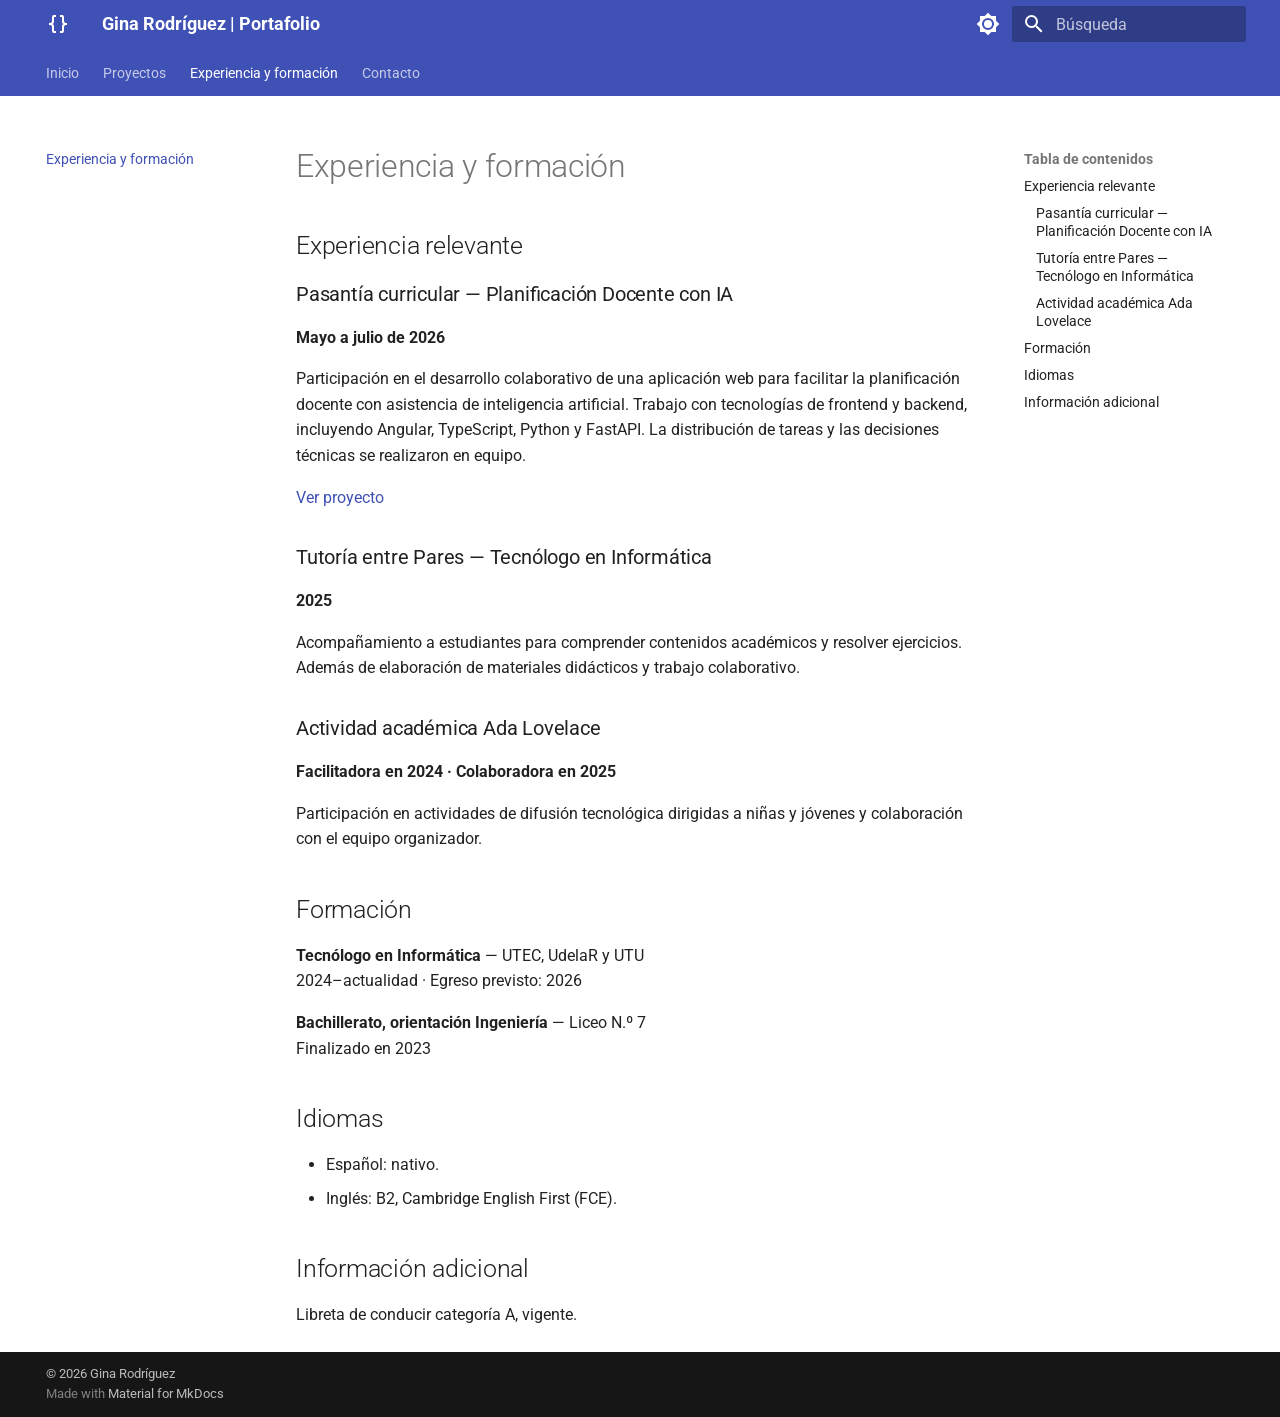
<file: experiencia/index.html>
<!doctype html>
<html lang="es" class="no-js">
  <head>
    
      <meta charset="utf-8">
      <meta name="viewport" content="width=device-width,initial-scale=1">
      
        <meta name="description" content="Portafolio profesional de Gina Rodríguez, estudiante de Tecnólogo en Informática">
      
      
        <meta name="author" content="Gina Rodríguez">
      
      
        <link rel="canonical" href="https://ginarodriguez2005.github.io/Portafolio/experiencia/">
      
      
        <link rel="prev" href="../proyectos/study-swap/">
      
      
        <link rel="next" href="../contacto/">
      
      
        
      
      
      <link rel="icon" href="../assets/images/favicon.png">
      <meta name="generator" content="mkdocs-1.6.1, mkdocs-material-9.8.0">
    
    
      
        <title>Experiencia y formación - Gina Rodríguez | Portafolio</title>
      
    
    
      <link rel="stylesheet" href="../assets/stylesheets/main.57a0d79d.min.css">
      
        
        <link rel="stylesheet" href="../assets/stylesheets/palette.fb2fffe2.min.css">
      
      


    
    
      
    
    
      
        
        
        <link rel="preconnect" href="https://fonts.gstatic.com" crossorigin>
        <link rel="stylesheet" href="https://fonts.googleapis.com/css?family=Roboto:300,300i,400,400i,700,700i%7CRoboto+Mono:400,400i,700,700i&display=fallback">
        <style>:root{--md-text-font:"Roboto";--md-code-font:"Roboto Mono"}</style>
      
    
    
      <link rel="stylesheet" href="../assets/estilos.css">
    
    <script>__md_scope=new URL("..",location),__md_hash=e=>[...e].reduce(((e,_)=>(e<<5)-e+_.charCodeAt(0)),0),__md_get=(e,_=localStorage,t=__md_scope)=>JSON.parse(_.getItem(t.pathname+"."+e)),__md_set=(e,_,t=localStorage,a=__md_scope)=>{try{t.setItem(a.pathname+"."+e,JSON.stringify(_))}catch(e){}}</script>
    
      

    
    
  </head>
  
  
    
    
      
    
    
    
    
    <body dir="ltr" data-md-color-scheme="default" data-md-color-primary="indigo" data-md-color-accent="indigo">
  
    
    <input class="md-toggle" data-md-toggle="drawer" type="checkbox" id="__drawer" autocomplete="off">
    <input class="md-toggle" data-md-toggle="search" type="checkbox" id="__search" autocomplete="off">
    <label class="md-overlay" for="__drawer"></label>
    <div data-md-component="skip">
      
        
        <a href="#experiencia-y-formacion" class="md-skip">
          Saltar a contenido
        </a>
      
    </div>
    <div data-md-component="announce">
      
    </div>
    
    
      

<header class="md-header" data-md-component="header">
  <nav class="md-header__inner md-grid" aria-label="Cabecera">
    <a href=".." title="Gina Rodríguez | Portafolio" class="md-header__button md-logo" aria-label="Gina Rodríguez | Portafolio" data-md-component="logo">
      
  
  <svg xmlns="http://www.w3.org/2000/svg" viewBox="0 0 24 24"><path d="M8 3a2 2 0 0 0-2 2v4a2 2 0 0 1-2 2H3v2h1a2 2 0 0 1 2 2v4a2 2 0 0 0 2 2h2v-2H8v-5a2 2 0 0 0-2-2 2 2 0 0 0 2-2V5h2V3m6 0a2 2 0 0 1 2 2v4a2 2 0 0 0 2 2h1v2h-1a2 2 0 0 0-2 2v4a2 2 0 0 1-2 2h-2v-2h2v-5a2 2 0 0 1 2-2 2 2 0 0 1-2-2V5h-2V3z"/></svg>

    </a>
    <label class="md-header__button md-icon" for="__drawer">
      
      <svg xmlns="http://www.w3.org/2000/svg" viewBox="0 0 24 24"><path d="M3 6h18v2H3zm0 5h18v2H3zm0 5h18v2H3z"/></svg>
    </label>
    <div class="md-header__title" data-md-component="header-title">
      <div class="md-header__ellipsis">
        <div class="md-header__topic">
          <span class="md-ellipsis">
            Gina Rodríguez | Portafolio
          </span>
        </div>
        <div class="md-header__topic" data-md-component="header-topic">
          <span class="md-ellipsis">
            
              Experiencia y formación
            
          </span>
        </div>
      </div>
    </div>
    
      
        <form class="md-header__option" data-md-component="palette">
  
    
    
    
    <input class="md-option" data-md-color-media="" data-md-color-scheme="default" data-md-color-primary="indigo" data-md-color-accent="indigo"  aria-label="Cambiar a modo oscuro"  type="radio" name="__palette" id="__palette_0">
    
      <label class="md-header__button md-icon" title="Cambiar a modo oscuro" for="__palette_1" hidden>
        <svg xmlns="http://www.w3.org/2000/svg" viewBox="0 0 24 24"><path d="M12 8a4 4 0 0 0-4 4 4 4 0 0 0 4 4 4 4 0 0 0 4-4 4 4 0 0 0-4-4m0 10a6 6 0 0 1-6-6 6 6 0 0 1 6-6 6 6 0 0 1 6 6 6 6 0 0 1-6 6m8-9.31V4h-4.69L12 .69 8.69 4H4v4.69L.69 12 4 15.31V20h4.69L12 23.31 15.31 20H20v-4.69L23.31 12z"/></svg>
      </label>
    
  
    
    
    
    <input class="md-option" data-md-color-media="" data-md-color-scheme="slate" data-md-color-primary="indigo" data-md-color-accent="indigo"  aria-label="Cambiar a modo claro"  type="radio" name="__palette" id="__palette_1">
    
      <label class="md-header__button md-icon" title="Cambiar a modo claro" for="__palette_0" hidden>
        <svg xmlns="http://www.w3.org/2000/svg" viewBox="0 0 24 24"><path d="M12 18c-.89 0-1.74-.2-2.5-.55C11.56 16.5 13 14.42 13 12s-1.44-4.5-3.5-5.45C10.26 6.2 11.11 6 12 6a6 6 0 0 1 6 6 6 6 0 0 1-6 6m8-9.31V4h-4.69L12 .69 8.69 4H4v4.69L.69 12 4 15.31V20h4.69L12 23.31 15.31 20H20v-4.69L23.31 12z"/></svg>
      </label>
    
  
</form>
      
    
    
      <script>var palette=__md_get("__palette");if(palette&&palette.color){if("(prefers-color-scheme)"===palette.color.media){var media=matchMedia("(prefers-color-scheme: light)"),input=document.querySelector(media.matches?"[data-md-color-media='(prefers-color-scheme: light)']":"[data-md-color-media='(prefers-color-scheme: dark)']");palette.color.media=input.getAttribute("data-md-color-media"),palette.color.scheme=input.getAttribute("data-md-color-scheme"),palette.color.primary=input.getAttribute("data-md-color-primary"),palette.color.accent=input.getAttribute("data-md-color-accent")}for(var[key,value]of Object.entries(palette.color))document.body.setAttribute("data-md-color-"+key,value)}</script>
    
    
    
      
      
        <label class="md-header__button md-icon" for="__search">
          
          <svg xmlns="http://www.w3.org/2000/svg" viewBox="0 0 24 24"><path d="M9.5 3A6.5 6.5 0 0 1 16 9.5c0 1.61-.59 3.09-1.56 4.23l.27.27h.79l5 5-1.5 1.5-5-5v-.79l-.27-.27A6.52 6.52 0 0 1 9.5 16 6.5 6.5 0 0 1 3 9.5 6.5 6.5 0 0 1 9.5 3m0 2C7 5 5 7 5 9.5S7 14 9.5 14 14 12 14 9.5 12 5 9.5 5"/></svg>
        </label>
        <div class="md-search" data-md-component="search" role="dialog">
  <label class="md-search__overlay" for="__search"></label>
  <div class="md-search__inner" role="search">
    <form class="md-search__form" name="search">
      <input type="text" class="md-search__input" name="query" aria-label="Búsqueda" placeholder="Búsqueda" autocapitalize="off" autocorrect="off" autocomplete="off" spellcheck="false" data-md-component="search-query" required>
      <label class="md-search__icon md-icon" for="__search">
        
        <svg xmlns="http://www.w3.org/2000/svg" viewBox="0 0 24 24"><path d="M9.5 3A6.5 6.5 0 0 1 16 9.5c0 1.61-.59 3.09-1.56 4.23l.27.27h.79l5 5-1.5 1.5-5-5v-.79l-.27-.27A6.52 6.52 0 0 1 9.5 16 6.5 6.5 0 0 1 3 9.5 6.5 6.5 0 0 1 9.5 3m0 2C7 5 5 7 5 9.5S7 14 9.5 14 14 12 14 9.5 12 5 9.5 5"/></svg>
        
        <svg xmlns="http://www.w3.org/2000/svg" viewBox="0 0 24 24"><path d="M20 11v2H8l5.5 5.5-1.42 1.42L4.16 12l7.92-7.92L13.5 5.5 8 11z"/></svg>
      </label>
      <nav class="md-search__options" aria-label="Buscar">
        
        <button type="reset" class="md-search__icon md-icon" title="Limpiar" aria-label="Limpiar" tabindex="-1">
          
          <svg xmlns="http://www.w3.org/2000/svg" viewBox="0 0 24 24"><path d="M19 6.41 17.59 5 12 10.59 6.41 5 5 6.41 10.59 12 5 17.59 6.41 19 12 13.41 17.59 19 19 17.59 13.41 12z"/></svg>
        </button>
      </nav>
      
    </form>
    <div class="md-search__output">
      <div class="md-search__scrollwrap" tabindex="0" data-md-scrollfix>
        <div class="md-search-result" data-md-component="search-result">
          <div class="md-search-result__meta">
            Inicializando búsqueda
          </div>
          <ol class="md-search-result__list" role="presentation"></ol>
        </div>
      </div>
    </div>
  </div>
</div>
      
    
    
  </nav>
  
</header>
    
    <div class="md-container" data-md-component="container">
      
      
        
          
            
<nav class="md-tabs" aria-label="Pestañas" data-md-component="tabs">
  <div class="md-grid">
    <ul class="md-tabs__list">
      
        
  
  
  
  
    <li class="md-tabs__item">
      <a href=".." class="md-tabs__link">
        
  
  
    
  
  Inicio

      </a>
    </li>
  

      
        
  
  
  
  
    
    
      <li class="md-tabs__item">
        <a href="../proyectos/" class="md-tabs__link">
          
  
  
  Proyectos

        </a>
      </li>
    
  

      
        
  
  
  
    
  
  
    <li class="md-tabs__item md-tabs__item--active">
      <a href="./" class="md-tabs__link">
        
  
  
    
  
  Experiencia y formación

      </a>
    </li>
  

      
        
  
  
  
  
    <li class="md-tabs__item">
      <a href="../contacto/" class="md-tabs__link">
        
  
  
    
  
  Contacto

      </a>
    </li>
  

      
    </ul>
  </div>
</nav>
          
        
      
      <main class="md-main" data-md-component="main">
        <div class="md-main__inner md-grid">
          
            
              
              <div class="md-sidebar md-sidebar--primary" data-md-component="sidebar" data-md-type="navigation" >
                <div class="md-sidebar__scrollwrap">
                  <div class="md-sidebar__inner">
                    


  


<nav class="md-nav md-nav--primary md-nav--lifted" aria-label="Navegación" data-md-level="0">
  <label class="md-nav__title" for="__drawer">
    <a href=".." title="Gina Rodríguez | Portafolio" class="md-nav__button md-logo" aria-label="Gina Rodríguez | Portafolio" data-md-component="logo">
      
  
  <svg xmlns="http://www.w3.org/2000/svg" viewBox="0 0 24 24"><path d="M8 3a2 2 0 0 0-2 2v4a2 2 0 0 1-2 2H3v2h1a2 2 0 0 1 2 2v4a2 2 0 0 0 2 2h2v-2H8v-5a2 2 0 0 0-2-2 2 2 0 0 0 2-2V5h2V3m6 0a2 2 0 0 1 2 2v4a2 2 0 0 0 2 2h1v2h-1a2 2 0 0 0-2 2v4a2 2 0 0 1-2 2h-2v-2h2v-5a2 2 0 0 1 2-2 2 2 0 0 1-2-2V5h-2V3z"/></svg>

    </a>
    Gina Rodríguez | Portafolio
  </label>
  
  <ul class="md-nav__list" data-md-scrollfix>
    
      
      
  
  
  
  
    <li class="md-nav__item">
      <a href=".." class="md-nav__link">
        
  
  
  <span class="md-ellipsis">
    
  
    Inicio
  

    
  </span>
  
  

      </a>
    </li>
  

    
      
      
  
  
  
  
    
    
    
    
      
      
        
      
    
    
    <li class="md-nav__item md-nav__item--nested">
      
        
        
        <input class="md-nav__toggle md-toggle " type="checkbox" id="__nav_2" >
        
          
          <label class="md-nav__link" for="__nav_2" id="__nav_2_label" tabindex="0">
            
  
  
  <span class="md-ellipsis">
    
  
    Proyectos
  

    
  </span>
  
  

            <span class="md-nav__icon md-icon"></span>
          </label>
        
        <nav class="md-nav" data-md-level="1" aria-labelledby="__nav_2_label" aria-expanded="false">
          <label class="md-nav__title" for="__nav_2">
            <span class="md-nav__icon md-icon"></span>
            
  
    Proyectos
  

          </label>
          <ul class="md-nav__list" data-md-scrollfix>
            
              
                
  
  
  
  
    <li class="md-nav__item">
      <a href="../proyectos/" class="md-nav__link">
        
  
  
  <span class="md-ellipsis">
    
  
    Vista general
  

    
  </span>
  
  

      </a>
    </li>
  

              
            
              
                
  
  
  
  
    <li class="md-nav__item">
      <a href="../proyectos/aerometrics/" class="md-nav__link">
        
  
  
  <span class="md-ellipsis">
    
  
    AeroMetrics
  

    
  </span>
  
  

      </a>
    </li>
  

              
            
              
                
  
  
  
  
    <li class="md-nav__item">
      <a href="../proyectos/planificacion-docente/" class="md-nav__link">
        
  
  
  <span class="md-ellipsis">
    
  
    Planificación Docente con IA
  

    
  </span>
  
  

      </a>
    </li>
  

              
            
              
                
  
  
  
  
    <li class="md-nav__item">
      <a href="../proyectos/original-baby-kid-store/" class="md-nav__link">
        
  
  
  <span class="md-ellipsis">
    
  
    Original Baby Kid Store
  

    
  </span>
  
  

      </a>
    </li>
  

              
            
              
                
  
  
  
  
    <li class="md-nav__item">
      <a href="../proyectos/study-swap/" class="md-nav__link">
        
  
  
  <span class="md-ellipsis">
    
  
    Study Swap
  

    
  </span>
  
  

      </a>
    </li>
  

              
            
          </ul>
        </nav>
      
    </li>
  

    
      
      
  
  
    
  
  
  
    <li class="md-nav__item md-nav__item--active">
      
      <input class="md-nav__toggle md-toggle" type="checkbox" id="__toc">
      
      
        
      
      
        <label class="md-nav__link md-nav__link--active" for="__toc">
          
  
  
  <span class="md-ellipsis">
    
  
    Experiencia y formación
  

    
  </span>
  
  

          <span class="md-nav__icon md-icon"></span>
        </label>
      
      <a href="./" class="md-nav__link md-nav__link--active">
        
  
  
  <span class="md-ellipsis">
    
  
    Experiencia y formación
  

    
  </span>
  
  

      </a>
      
        

<nav class="md-nav md-nav--secondary" aria-label="Tabla de contenidos">
  
  
  
    
  
  
    <label class="md-nav__title" for="__toc">
      <span class="md-nav__icon md-icon"></span>
      Tabla de contenidos
    </label>
    <ul class="md-nav__list" data-md-component="toc" data-md-scrollfix>
      
        <li class="md-nav__item">
  <a href="#experiencia-relevante" class="md-nav__link">
    <span class="md-ellipsis">
      
        Experiencia relevante
      
    </span>
  </a>
  
    <nav class="md-nav" aria-label="Experiencia relevante">
      <ul class="md-nav__list">
        
          <li class="md-nav__item">
  <a href="#pasantia-curricular-planificacion-docente-con-ia" class="md-nav__link">
    <span class="md-ellipsis">
      
        Pasantía curricular — Planificación Docente con IA
      
    </span>
  </a>
  
</li>
        
          <li class="md-nav__item">
  <a href="#tutoria-entre-pares-tecnologo-en-informatica" class="md-nav__link">
    <span class="md-ellipsis">
      
        Tutoría entre Pares — Tecnólogo en Informática
      
    </span>
  </a>
  
</li>
        
          <li class="md-nav__item">
  <a href="#actividad-academica-ada-lovelace" class="md-nav__link">
    <span class="md-ellipsis">
      
        Actividad académica Ada Lovelace
      
    </span>
  </a>
  
</li>
        
      </ul>
    </nav>
  
</li>
      
        <li class="md-nav__item">
  <a href="#formacion" class="md-nav__link">
    <span class="md-ellipsis">
      
        Formación
      
    </span>
  </a>
  
</li>
      
        <li class="md-nav__item">
  <a href="#idiomas" class="md-nav__link">
    <span class="md-ellipsis">
      
        Idiomas
      
    </span>
  </a>
  
</li>
      
        <li class="md-nav__item">
  <a href="#informacion-adicional" class="md-nav__link">
    <span class="md-ellipsis">
      
        Información adicional
      
    </span>
  </a>
  
</li>
      
    </ul>
  
</nav>
      
    </li>
  

    
      
      
  
  
  
  
    <li class="md-nav__item">
      <a href="../contacto/" class="md-nav__link">
        
  
  
  <span class="md-ellipsis">
    
  
    Contacto
  

    
  </span>
  
  

      </a>
    </li>
  

    
  </ul>
</nav>
                  </div>
                </div>
              </div>
            
            
              
              <div class="md-sidebar md-sidebar--secondary" data-md-component="sidebar" data-md-type="toc" >
                <div class="md-sidebar__scrollwrap">
                  <div class="md-sidebar__inner">
                    

<nav class="md-nav md-nav--secondary" aria-label="Tabla de contenidos">
  
  
  
    
  
  
    <label class="md-nav__title" for="__toc">
      <span class="md-nav__icon md-icon"></span>
      Tabla de contenidos
    </label>
    <ul class="md-nav__list" data-md-component="toc" data-md-scrollfix>
      
        <li class="md-nav__item">
  <a href="#experiencia-relevante" class="md-nav__link">
    <span class="md-ellipsis">
      
        Experiencia relevante
      
    </span>
  </a>
  
    <nav class="md-nav" aria-label="Experiencia relevante">
      <ul class="md-nav__list">
        
          <li class="md-nav__item">
  <a href="#pasantia-curricular-planificacion-docente-con-ia" class="md-nav__link">
    <span class="md-ellipsis">
      
        Pasantía curricular — Planificación Docente con IA
      
    </span>
  </a>
  
</li>
        
          <li class="md-nav__item">
  <a href="#tutoria-entre-pares-tecnologo-en-informatica" class="md-nav__link">
    <span class="md-ellipsis">
      
        Tutoría entre Pares — Tecnólogo en Informática
      
    </span>
  </a>
  
</li>
        
          <li class="md-nav__item">
  <a href="#actividad-academica-ada-lovelace" class="md-nav__link">
    <span class="md-ellipsis">
      
        Actividad académica Ada Lovelace
      
    </span>
  </a>
  
</li>
        
      </ul>
    </nav>
  
</li>
      
        <li class="md-nav__item">
  <a href="#formacion" class="md-nav__link">
    <span class="md-ellipsis">
      
        Formación
      
    </span>
  </a>
  
</li>
      
        <li class="md-nav__item">
  <a href="#idiomas" class="md-nav__link">
    <span class="md-ellipsis">
      
        Idiomas
      
    </span>
  </a>
  
</li>
      
        <li class="md-nav__item">
  <a href="#informacion-adicional" class="md-nav__link">
    <span class="md-ellipsis">
      
        Información adicional
      
    </span>
  </a>
  
</li>
      
    </ul>
  
</nav>
                  </div>
                </div>
              </div>
            
          
          
            <div class="md-content" data-md-component="content">
              
              <article class="md-content__inner md-typeset">
                
                  



<h1 id="experiencia-y-formacion">Experiencia y formación<a class="headerlink" href="#experiencia-y-formacion" title="Permanent link">&para;</a></h1>
<h2 id="experiencia-relevante">Experiencia relevante<a class="headerlink" href="#experiencia-relevante" title="Permanent link">&para;</a></h2>
<h3 id="pasantia-curricular-planificacion-docente-con-ia">Pasantía curricular — Planificación Docente con IA<a class="headerlink" href="#pasantia-curricular-planificacion-docente-con-ia" title="Permanent link">&para;</a></h3>
<p><strong>Mayo a julio de 2026</strong></p>
<p>Participación en el desarrollo colaborativo de una aplicación web para facilitar la planificación docente con asistencia de inteligencia artificial. Trabajo con tecnologías de frontend y backend, incluyendo Angular, TypeScript, Python y FastAPI. La distribución de tareas y las decisiones técnicas se realizaron en equipo.</p>
<p><a href="../proyectos/planificacion-docente/">Ver proyecto</a></p>
<h3 id="tutoria-entre-pares-tecnologo-en-informatica">Tutoría entre Pares — Tecnólogo en Informática<a class="headerlink" href="#tutoria-entre-pares-tecnologo-en-informatica" title="Permanent link">&para;</a></h3>
<p><strong>2025</strong></p>
<p>Acompañamiento a estudiantes para comprender contenidos académicos y resolver ejercicios. Además de elaboración de materiales didácticos y trabajo colaborativo.</p>
<h3 id="actividad-academica-ada-lovelace">Actividad académica Ada Lovelace<a class="headerlink" href="#actividad-academica-ada-lovelace" title="Permanent link">&para;</a></h3>
<p><strong>Facilitadora en 2024 · Colaboradora en 2025</strong></p>
<p>Participación en actividades de difusión tecnológica dirigidas a niñas y jóvenes y colaboración con el equipo organizador.</p>
<h2 id="formacion">Formación<a class="headerlink" href="#formacion" title="Permanent link">&para;</a></h2>
<p><strong>Tecnólogo en Informática</strong> — UTEC, UdelaR y UTU<br />
2024–actualidad · Egreso previsto: 2026</p>
<p><strong>Bachillerato, orientación Ingeniería</strong> — Liceo N.º 7<br />
Finalizado en 2023</p>
<h2 id="idiomas">Idiomas<a class="headerlink" href="#idiomas" title="Permanent link">&para;</a></h2>
<ul>
<li>Español: nativo.</li>
<li>Inglés: B2, Cambridge English First (FCE).</li>
</ul>
<h2 id="informacion-adicional">Información adicional<a class="headerlink" href="#informacion-adicional" title="Permanent link">&para;</a></h2>
<p>Libreta de conducir categoría A, vigente.</p>












                
              </article>
            </div>
          
          
<script>var target=document.getElementById(location.hash.slice(1));target&&target.name&&(target.checked=target.name.startsWith("__tabbed_"))</script>
        </div>
        
          <button type="button" class="md-top md-icon" data-md-component="top" hidden>
  
  <svg xmlns="http://www.w3.org/2000/svg" viewBox="0 0 24 24"><path d="M13 20h-2V8l-5.5 5.5-1.42-1.42L12 4.16l7.92 7.92-1.42 1.42L13 8z"/></svg>
  Volver al principio
</button>
        
      </main>
      
        <footer class="md-footer">
  
  <div class="md-footer-meta md-typeset">
    <div class="md-footer-meta__inner md-grid">
      <div class="md-copyright">
  
    <div class="md-copyright__highlight">
      © 2026 Gina Rodríguez
    </div>
  
  
    Made with
    <a href="https://squidfunk.github.io/mkdocs-material/" target="_blank" rel="noopener">
      Material for MkDocs
    </a>
  
</div>
      
    </div>
  </div>
</footer>
      
    </div>
    <div class="md-dialog" data-md-component="dialog">
      <div class="md-dialog__inner md-typeset"></div>
    </div>
    
    
    
      
      
      <script id="__config" type="application/json">{"annotate": null, "base": "..", "features": ["navigation.tabs", "navigation.sections", "navigation.top", "content.code.copy"], "search": "../assets/javascripts/workers/search.a7633da7.min.js", "tags": null, "translations": {"clipboard.copied": "Copiado al portapapeles", "clipboard.copy": "Copiar al portapapeles", "search.result.more.one": "1 m\u00e1s en esta p\u00e1gina", "search.result.more.other": "# m\u00e1s en esta p\u00e1gina", "search.result.none": "No se encontraron documentos", "search.result.one": "1 documento encontrado", "search.result.other": "# documentos encontrados", "search.result.placeholder": "Teclee para comenzar b\u00fasqueda", "search.result.term.missing": "Falta", "select.version": "Seleccionar versi\u00f3n"}, "version": null}</script>
    
    
      <script src="../assets/javascripts/bundle.c21346df.min.js"></script>
      
    
  </body>
</html>
</file>
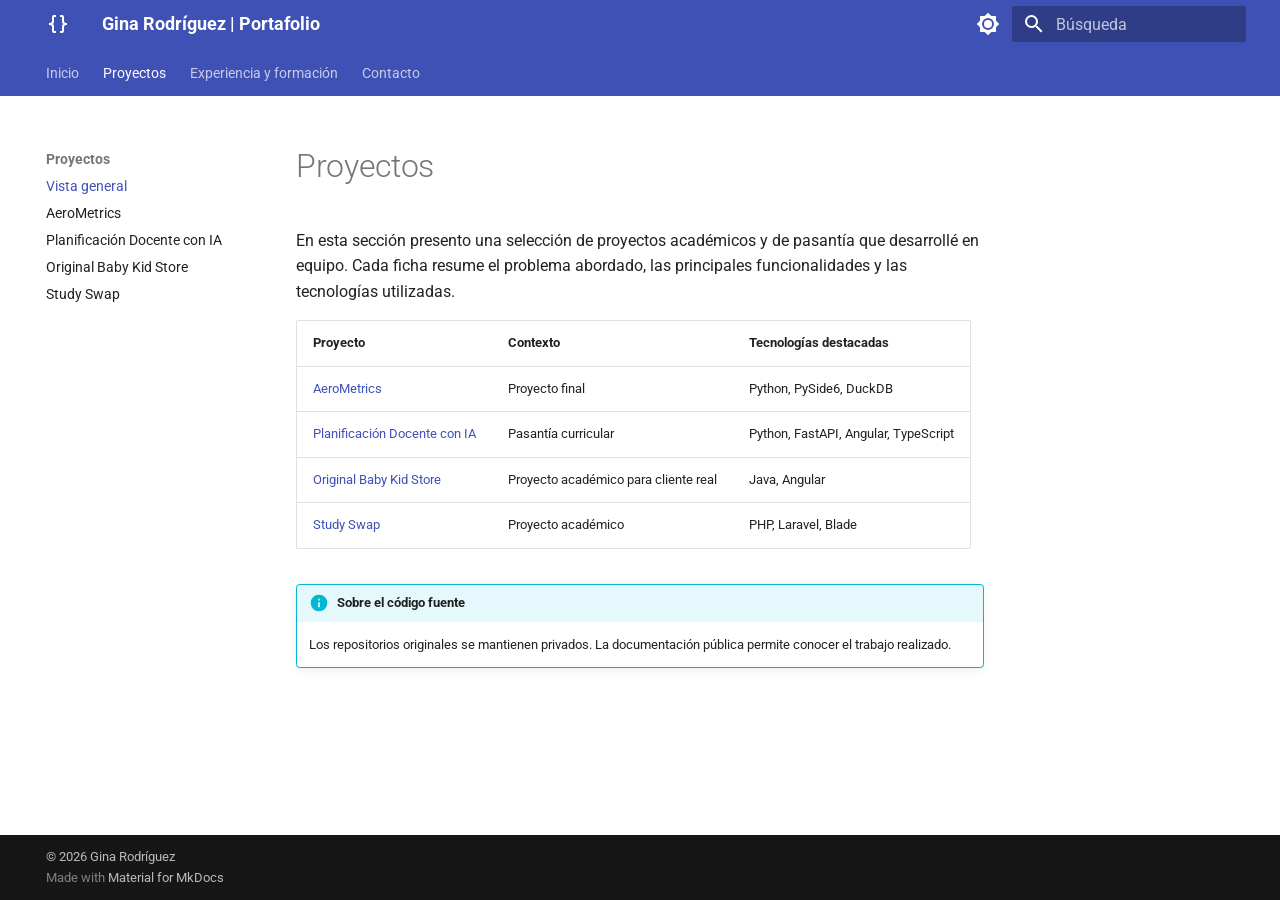
<file: proyectos/index.html>
<!doctype html>
<html lang="es" class="no-js">
  <head>
    
      <meta charset="utf-8">
      <meta name="viewport" content="width=device-width,initial-scale=1">
      
        <meta name="description" content="Portafolio profesional de Gina Rodríguez, estudiante de Tecnólogo en Informática">
      
      
        <meta name="author" content="Gina Rodríguez">
      
      
        <link rel="canonical" href="https://ginarodriguez2005.github.io/Portafolio/proyectos/">
      
      
        <link rel="prev" href="..">
      
      
        <link rel="next" href="aerometrics/">
      
      
        
      
      
      <link rel="icon" href="../assets/images/favicon.png">
      <meta name="generator" content="mkdocs-1.6.1, mkdocs-material-9.8.0">
    
    
      
        <title>Vista general - Gina Rodríguez | Portafolio</title>
      
    
    
      <link rel="stylesheet" href="../assets/stylesheets/main.57a0d79d.min.css">
      
        
        <link rel="stylesheet" href="../assets/stylesheets/palette.fb2fffe2.min.css">
      
      


    
    
      
    
    
      
        
        
        <link rel="preconnect" href="https://fonts.gstatic.com" crossorigin>
        <link rel="stylesheet" href="https://fonts.googleapis.com/css?family=Roboto:300,300i,400,400i,700,700i%7CRoboto+Mono:400,400i,700,700i&display=fallback">
        <style>:root{--md-text-font:"Roboto";--md-code-font:"Roboto Mono"}</style>
      
    
    
      <link rel="stylesheet" href="../assets/estilos.css">
    
    <script>__md_scope=new URL("..",location),__md_hash=e=>[...e].reduce(((e,_)=>(e<<5)-e+_.charCodeAt(0)),0),__md_get=(e,_=localStorage,t=__md_scope)=>JSON.parse(_.getItem(t.pathname+"."+e)),__md_set=(e,_,t=localStorage,a=__md_scope)=>{try{t.setItem(a.pathname+"."+e,JSON.stringify(_))}catch(e){}}</script>
    
      

    
    
  </head>
  
  
    
    
      
    
    
    
    
    <body dir="ltr" data-md-color-scheme="default" data-md-color-primary="indigo" data-md-color-accent="indigo">
  
    
    <input class="md-toggle" data-md-toggle="drawer" type="checkbox" id="__drawer" autocomplete="off">
    <input class="md-toggle" data-md-toggle="search" type="checkbox" id="__search" autocomplete="off">
    <label class="md-overlay" for="__drawer"></label>
    <div data-md-component="skip">
      
        
        <a href="#proyectos" class="md-skip">
          Saltar a contenido
        </a>
      
    </div>
    <div data-md-component="announce">
      
    </div>
    
    
      

<header class="md-header" data-md-component="header">
  <nav class="md-header__inner md-grid" aria-label="Cabecera">
    <a href=".." title="Gina Rodríguez | Portafolio" class="md-header__button md-logo" aria-label="Gina Rodríguez | Portafolio" data-md-component="logo">
      
  
  <svg xmlns="http://www.w3.org/2000/svg" viewBox="0 0 24 24"><path d="M8 3a2 2 0 0 0-2 2v4a2 2 0 0 1-2 2H3v2h1a2 2 0 0 1 2 2v4a2 2 0 0 0 2 2h2v-2H8v-5a2 2 0 0 0-2-2 2 2 0 0 0 2-2V5h2V3m6 0a2 2 0 0 1 2 2v4a2 2 0 0 0 2 2h1v2h-1a2 2 0 0 0-2 2v4a2 2 0 0 1-2 2h-2v-2h2v-5a2 2 0 0 1 2-2 2 2 0 0 1-2-2V5h-2V3z"/></svg>

    </a>
    <label class="md-header__button md-icon" for="__drawer">
      
      <svg xmlns="http://www.w3.org/2000/svg" viewBox="0 0 24 24"><path d="M3 6h18v2H3zm0 5h18v2H3zm0 5h18v2H3z"/></svg>
    </label>
    <div class="md-header__title" data-md-component="header-title">
      <div class="md-header__ellipsis">
        <div class="md-header__topic">
          <span class="md-ellipsis">
            Gina Rodríguez | Portafolio
          </span>
        </div>
        <div class="md-header__topic" data-md-component="header-topic">
          <span class="md-ellipsis">
            
              Vista general
            
          </span>
        </div>
      </div>
    </div>
    
      
        <form class="md-header__option" data-md-component="palette">
  
    
    
    
    <input class="md-option" data-md-color-media="" data-md-color-scheme="default" data-md-color-primary="indigo" data-md-color-accent="indigo"  aria-label="Cambiar a modo oscuro"  type="radio" name="__palette" id="__palette_0">
    
      <label class="md-header__button md-icon" title="Cambiar a modo oscuro" for="__palette_1" hidden>
        <svg xmlns="http://www.w3.org/2000/svg" viewBox="0 0 24 24"><path d="M12 8a4 4 0 0 0-4 4 4 4 0 0 0 4 4 4 4 0 0 0 4-4 4 4 0 0 0-4-4m0 10a6 6 0 0 1-6-6 6 6 0 0 1 6-6 6 6 0 0 1 6 6 6 6 0 0 1-6 6m8-9.31V4h-4.69L12 .69 8.69 4H4v4.69L.69 12 4 15.31V20h4.69L12 23.31 15.31 20H20v-4.69L23.31 12z"/></svg>
      </label>
    
  
    
    
    
    <input class="md-option" data-md-color-media="" data-md-color-scheme="slate" data-md-color-primary="indigo" data-md-color-accent="indigo"  aria-label="Cambiar a modo claro"  type="radio" name="__palette" id="__palette_1">
    
      <label class="md-header__button md-icon" title="Cambiar a modo claro" for="__palette_0" hidden>
        <svg xmlns="http://www.w3.org/2000/svg" viewBox="0 0 24 24"><path d="M12 18c-.89 0-1.74-.2-2.5-.55C11.56 16.5 13 14.42 13 12s-1.44-4.5-3.5-5.45C10.26 6.2 11.11 6 12 6a6 6 0 0 1 6 6 6 6 0 0 1-6 6m8-9.31V4h-4.69L12 .69 8.69 4H4v4.69L.69 12 4 15.31V20h4.69L12 23.31 15.31 20H20v-4.69L23.31 12z"/></svg>
      </label>
    
  
</form>
      
    
    
      <script>var palette=__md_get("__palette");if(palette&&palette.color){if("(prefers-color-scheme)"===palette.color.media){var media=matchMedia("(prefers-color-scheme: light)"),input=document.querySelector(media.matches?"[data-md-color-media='(prefers-color-scheme: light)']":"[data-md-color-media='(prefers-color-scheme: dark)']");palette.color.media=input.getAttribute("data-md-color-media"),palette.color.scheme=input.getAttribute("data-md-color-scheme"),palette.color.primary=input.getAttribute("data-md-color-primary"),palette.color.accent=input.getAttribute("data-md-color-accent")}for(var[key,value]of Object.entries(palette.color))document.body.setAttribute("data-md-color-"+key,value)}</script>
    
    
    
      
      
        <label class="md-header__button md-icon" for="__search">
          
          <svg xmlns="http://www.w3.org/2000/svg" viewBox="0 0 24 24"><path d="M9.5 3A6.5 6.5 0 0 1 16 9.5c0 1.61-.59 3.09-1.56 4.23l.27.27h.79l5 5-1.5 1.5-5-5v-.79l-.27-.27A6.52 6.52 0 0 1 9.5 16 6.5 6.5 0 0 1 3 9.5 6.5 6.5 0 0 1 9.5 3m0 2C7 5 5 7 5 9.5S7 14 9.5 14 14 12 14 9.5 12 5 9.5 5"/></svg>
        </label>
        <div class="md-search" data-md-component="search" role="dialog">
  <label class="md-search__overlay" for="__search"></label>
  <div class="md-search__inner" role="search">
    <form class="md-search__form" name="search">
      <input type="text" class="md-search__input" name="query" aria-label="Búsqueda" placeholder="Búsqueda" autocapitalize="off" autocorrect="off" autocomplete="off" spellcheck="false" data-md-component="search-query" required>
      <label class="md-search__icon md-icon" for="__search">
        
        <svg xmlns="http://www.w3.org/2000/svg" viewBox="0 0 24 24"><path d="M9.5 3A6.5 6.5 0 0 1 16 9.5c0 1.61-.59 3.09-1.56 4.23l.27.27h.79l5 5-1.5 1.5-5-5v-.79l-.27-.27A6.52 6.52 0 0 1 9.5 16 6.5 6.5 0 0 1 3 9.5 6.5 6.5 0 0 1 9.5 3m0 2C7 5 5 7 5 9.5S7 14 9.5 14 14 12 14 9.5 12 5 9.5 5"/></svg>
        
        <svg xmlns="http://www.w3.org/2000/svg" viewBox="0 0 24 24"><path d="M20 11v2H8l5.5 5.5-1.42 1.42L4.16 12l7.92-7.92L13.5 5.5 8 11z"/></svg>
      </label>
      <nav class="md-search__options" aria-label="Buscar">
        
        <button type="reset" class="md-search__icon md-icon" title="Limpiar" aria-label="Limpiar" tabindex="-1">
          
          <svg xmlns="http://www.w3.org/2000/svg" viewBox="0 0 24 24"><path d="M19 6.41 17.59 5 12 10.59 6.41 5 5 6.41 10.59 12 5 17.59 6.41 19 12 13.41 17.59 19 19 17.59 13.41 12z"/></svg>
        </button>
      </nav>
      
    </form>
    <div class="md-search__output">
      <div class="md-search__scrollwrap" tabindex="0" data-md-scrollfix>
        <div class="md-search-result" data-md-component="search-result">
          <div class="md-search-result__meta">
            Inicializando búsqueda
          </div>
          <ol class="md-search-result__list" role="presentation"></ol>
        </div>
      </div>
    </div>
  </div>
</div>
      
    
    
  </nav>
  
</header>
    
    <div class="md-container" data-md-component="container">
      
      
        
          
            
<nav class="md-tabs" aria-label="Pestañas" data-md-component="tabs">
  <div class="md-grid">
    <ul class="md-tabs__list">
      
        
  
  
  
  
    <li class="md-tabs__item">
      <a href=".." class="md-tabs__link">
        
  
  
    
  
  Inicio

      </a>
    </li>
  

      
        
  
  
  
    
  
  
    
    
      <li class="md-tabs__item md-tabs__item--active">
        <a href="./" class="md-tabs__link">
          
  
  
  Proyectos

        </a>
      </li>
    
  

      
        
  
  
  
  
    <li class="md-tabs__item">
      <a href="../experiencia/" class="md-tabs__link">
        
  
  
    
  
  Experiencia y formación

      </a>
    </li>
  

      
        
  
  
  
  
    <li class="md-tabs__item">
      <a href="../contacto/" class="md-tabs__link">
        
  
  
    
  
  Contacto

      </a>
    </li>
  

      
    </ul>
  </div>
</nav>
          
        
      
      <main class="md-main" data-md-component="main">
        <div class="md-main__inner md-grid">
          
            
              
              <div class="md-sidebar md-sidebar--primary" data-md-component="sidebar" data-md-type="navigation" >
                <div class="md-sidebar__scrollwrap">
                  <div class="md-sidebar__inner">
                    


  


<nav class="md-nav md-nav--primary md-nav--lifted" aria-label="Navegación" data-md-level="0">
  <label class="md-nav__title" for="__drawer">
    <a href=".." title="Gina Rodríguez | Portafolio" class="md-nav__button md-logo" aria-label="Gina Rodríguez | Portafolio" data-md-component="logo">
      
  
  <svg xmlns="http://www.w3.org/2000/svg" viewBox="0 0 24 24"><path d="M8 3a2 2 0 0 0-2 2v4a2 2 0 0 1-2 2H3v2h1a2 2 0 0 1 2 2v4a2 2 0 0 0 2 2h2v-2H8v-5a2 2 0 0 0-2-2 2 2 0 0 0 2-2V5h2V3m6 0a2 2 0 0 1 2 2v4a2 2 0 0 0 2 2h1v2h-1a2 2 0 0 0-2 2v4a2 2 0 0 1-2 2h-2v-2h2v-5a2 2 0 0 1 2-2 2 2 0 0 1-2-2V5h-2V3z"/></svg>

    </a>
    Gina Rodríguez | Portafolio
  </label>
  
  <ul class="md-nav__list" data-md-scrollfix>
    
      
      
  
  
  
  
    <li class="md-nav__item">
      <a href=".." class="md-nav__link">
        
  
  
  <span class="md-ellipsis">
    
  
    Inicio
  

    
  </span>
  
  

      </a>
    </li>
  

    
      
      
  
  
    
  
  
  
    
    
    
    
      
        
        
      
      
        
      
    
    
    <li class="md-nav__item md-nav__item--active md-nav__item--section md-nav__item--nested">
      
        
        
        <input class="md-nav__toggle md-toggle " type="checkbox" id="__nav_2" checked>
        
          
          <label class="md-nav__link" for="__nav_2" id="__nav_2_label" tabindex="">
            
  
  
  <span class="md-ellipsis">
    
  
    Proyectos
  

    
  </span>
  
  

            <span class="md-nav__icon md-icon"></span>
          </label>
        
        <nav class="md-nav" data-md-level="1" aria-labelledby="__nav_2_label" aria-expanded="true">
          <label class="md-nav__title" for="__nav_2">
            <span class="md-nav__icon md-icon"></span>
            
  
    Proyectos
  

          </label>
          <ul class="md-nav__list" data-md-scrollfix>
            
              
                
  
  
    
  
  
  
    <li class="md-nav__item md-nav__item--active">
      
      <input class="md-nav__toggle md-toggle" type="checkbox" id="__toc">
      
      
        
      
      
      <a href="./" class="md-nav__link md-nav__link--active">
        
  
  
  <span class="md-ellipsis">
    
  
    Vista general
  

    
  </span>
  
  

      </a>
      
    </li>
  

              
            
              
                
  
  
  
  
    <li class="md-nav__item">
      <a href="aerometrics/" class="md-nav__link">
        
  
  
  <span class="md-ellipsis">
    
  
    AeroMetrics
  

    
  </span>
  
  

      </a>
    </li>
  

              
            
              
                
  
  
  
  
    <li class="md-nav__item">
      <a href="planificacion-docente/" class="md-nav__link">
        
  
  
  <span class="md-ellipsis">
    
  
    Planificación Docente con IA
  

    
  </span>
  
  

      </a>
    </li>
  

              
            
              
                
  
  
  
  
    <li class="md-nav__item">
      <a href="original-baby-kid-store/" class="md-nav__link">
        
  
  
  <span class="md-ellipsis">
    
  
    Original Baby Kid Store
  

    
  </span>
  
  

      </a>
    </li>
  

              
            
              
                
  
  
  
  
    <li class="md-nav__item">
      <a href="study-swap/" class="md-nav__link">
        
  
  
  <span class="md-ellipsis">
    
  
    Study Swap
  

    
  </span>
  
  

      </a>
    </li>
  

              
            
          </ul>
        </nav>
      
    </li>
  

    
      
      
  
  
  
  
    <li class="md-nav__item">
      <a href="../experiencia/" class="md-nav__link">
        
  
  
  <span class="md-ellipsis">
    
  
    Experiencia y formación
  

    
  </span>
  
  

      </a>
    </li>
  

    
      
      
  
  
  
  
    <li class="md-nav__item">
      <a href="../contacto/" class="md-nav__link">
        
  
  
  <span class="md-ellipsis">
    
  
    Contacto
  

    
  </span>
  
  

      </a>
    </li>
  

    
  </ul>
</nav>
                  </div>
                </div>
              </div>
            
            
              
              <div class="md-sidebar md-sidebar--secondary" data-md-component="sidebar" data-md-type="toc" >
                <div class="md-sidebar__scrollwrap">
                  <div class="md-sidebar__inner">
                    

<nav class="md-nav md-nav--secondary" aria-label="Tabla de contenidos">
  
  
  
    
  
  
</nav>
                  </div>
                </div>
              </div>
            
          
          
            <div class="md-content" data-md-component="content">
              
              <article class="md-content__inner md-typeset">
                
                  



<h1 id="proyectos">Proyectos<a class="headerlink" href="#proyectos" title="Permanent link">&para;</a></h1>
<p>En esta sección presento una selección de proyectos académicos y de pasantía que desarrollé en equipo. Cada ficha resume el problema abordado, las principales funcionalidades y las tecnologías utilizadas.</p>
<table>
<thead>
<tr>
<th>Proyecto</th>
<th>Contexto</th>
<th>Tecnologías destacadas</th>
</tr>
</thead>
<tbody>
<tr>
<td><a href="aerometrics/">AeroMetrics</a></td>
<td>Proyecto final</td>
<td>Python, PySide6, DuckDB</td>
</tr>
<tr>
<td><a href="planificacion-docente/">Planificación Docente con IA</a></td>
<td>Pasantía curricular</td>
<td>Python, FastAPI, Angular, TypeScript</td>
</tr>
<tr>
<td><a href="original-baby-kid-store/">Original Baby Kid Store</a></td>
<td>Proyecto académico para cliente real</td>
<td>Java, Angular</td>
</tr>
<tr>
<td><a href="study-swap/">Study Swap</a></td>
<td>Proyecto académico</td>
<td>PHP, Laravel, Blade</td>
</tr>
</tbody>
</table>
<div class="admonition info">
<p class="admonition-title">Sobre el código fuente</p>
<p>Los repositorios originales se mantienen privados. La documentación pública permite conocer el trabajo realizado.</p>
</div>












                
              </article>
            </div>
          
          
<script>var target=document.getElementById(location.hash.slice(1));target&&target.name&&(target.checked=target.name.startsWith("__tabbed_"))</script>
        </div>
        
          <button type="button" class="md-top md-icon" data-md-component="top" hidden>
  
  <svg xmlns="http://www.w3.org/2000/svg" viewBox="0 0 24 24"><path d="M13 20h-2V8l-5.5 5.5-1.42-1.42L12 4.16l7.92 7.92-1.42 1.42L13 8z"/></svg>
  Volver al principio
</button>
        
      </main>
      
        <footer class="md-footer">
  
  <div class="md-footer-meta md-typeset">
    <div class="md-footer-meta__inner md-grid">
      <div class="md-copyright">
  
    <div class="md-copyright__highlight">
      © 2026 Gina Rodríguez
    </div>
  
  
    Made with
    <a href="https://squidfunk.github.io/mkdocs-material/" target="_blank" rel="noopener">
      Material for MkDocs
    </a>
  
</div>
      
    </div>
  </div>
</footer>
      
    </div>
    <div class="md-dialog" data-md-component="dialog">
      <div class="md-dialog__inner md-typeset"></div>
    </div>
    
    
    
      
      
      <script id="__config" type="application/json">{"annotate": null, "base": "..", "features": ["navigation.tabs", "navigation.sections", "navigation.top", "content.code.copy"], "search": "../assets/javascripts/workers/search.a7633da7.min.js", "tags": null, "translations": {"clipboard.copied": "Copiado al portapapeles", "clipboard.copy": "Copiar al portapapeles", "search.result.more.one": "1 m\u00e1s en esta p\u00e1gina", "search.result.more.other": "# m\u00e1s en esta p\u00e1gina", "search.result.none": "No se encontraron documentos", "search.result.one": "1 documento encontrado", "search.result.other": "# documentos encontrados", "search.result.placeholder": "Teclee para comenzar b\u00fasqueda", "search.result.term.missing": "Falta", "select.version": "Seleccionar versi\u00f3n"}, "version": null}</script>
    
    
      <script src="../assets/javascripts/bundle.c21346df.min.js"></script>
      
    
  </body>
</html>
</file>
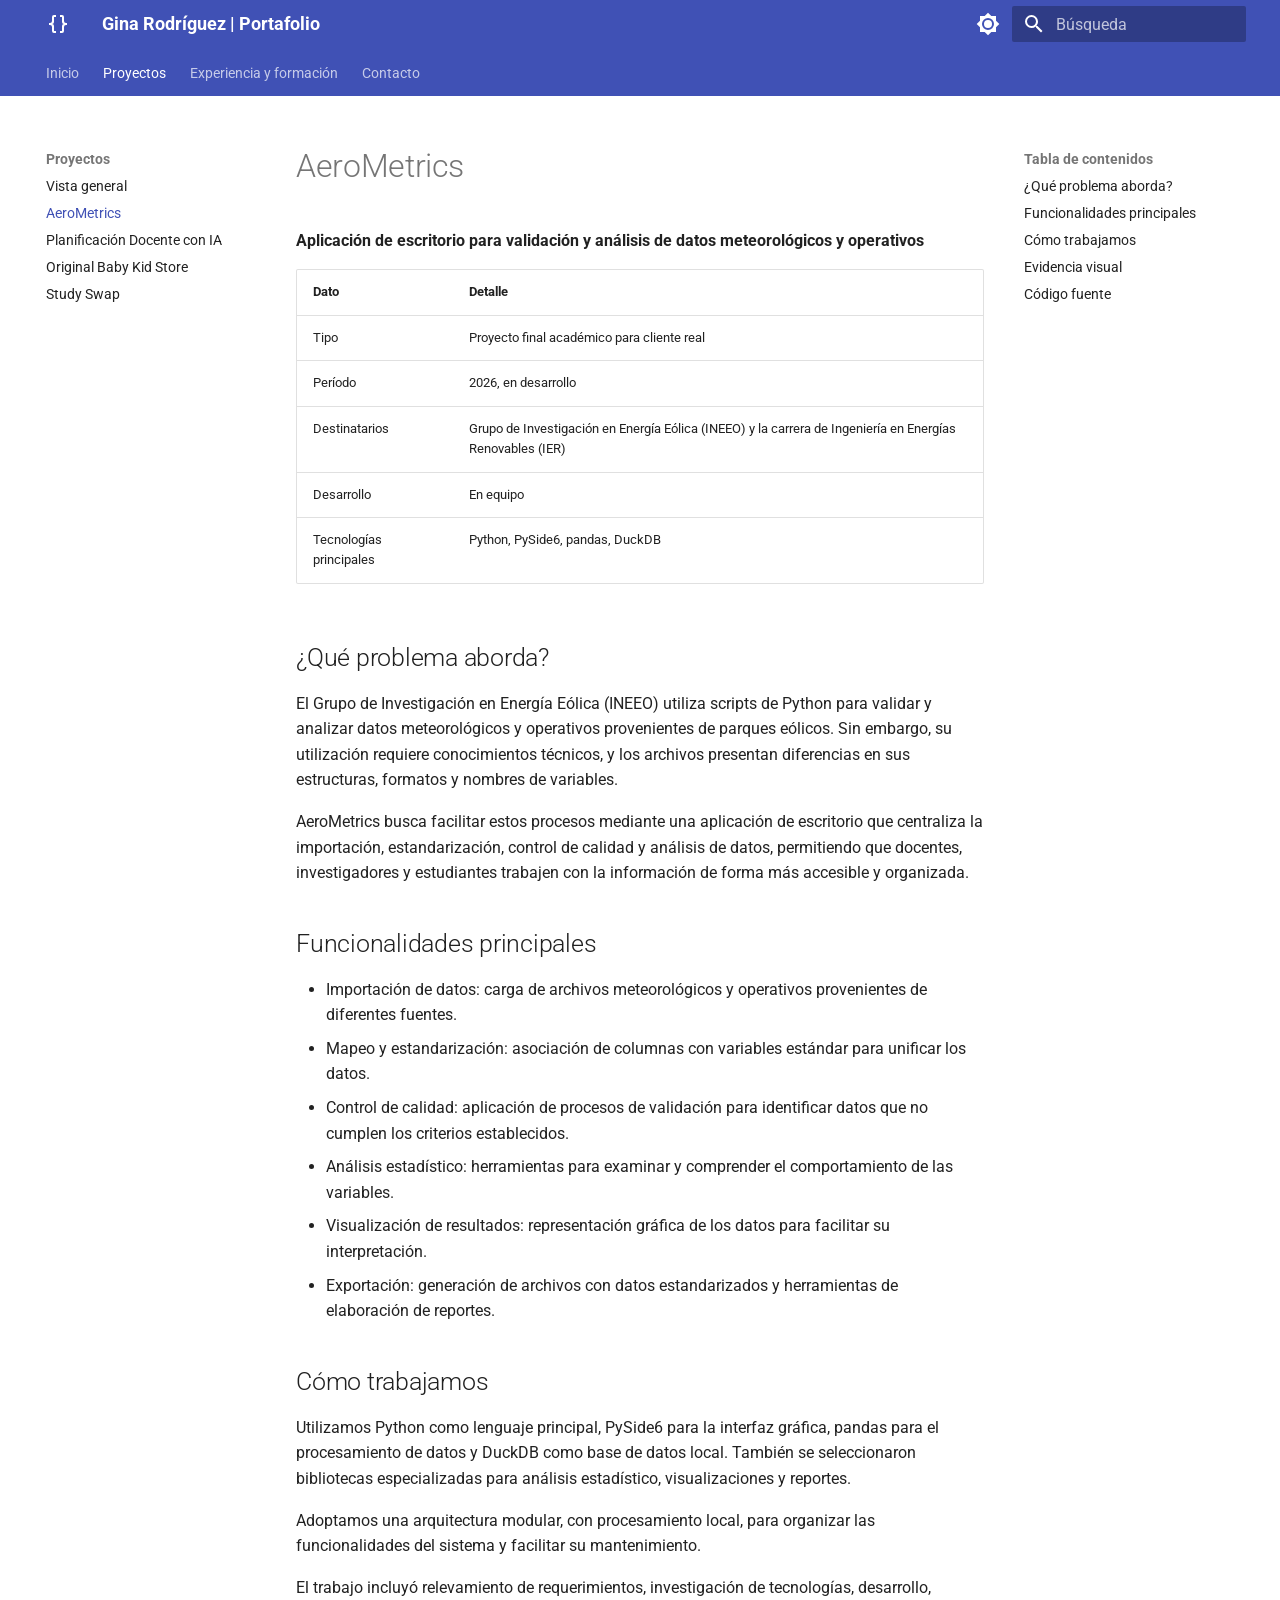
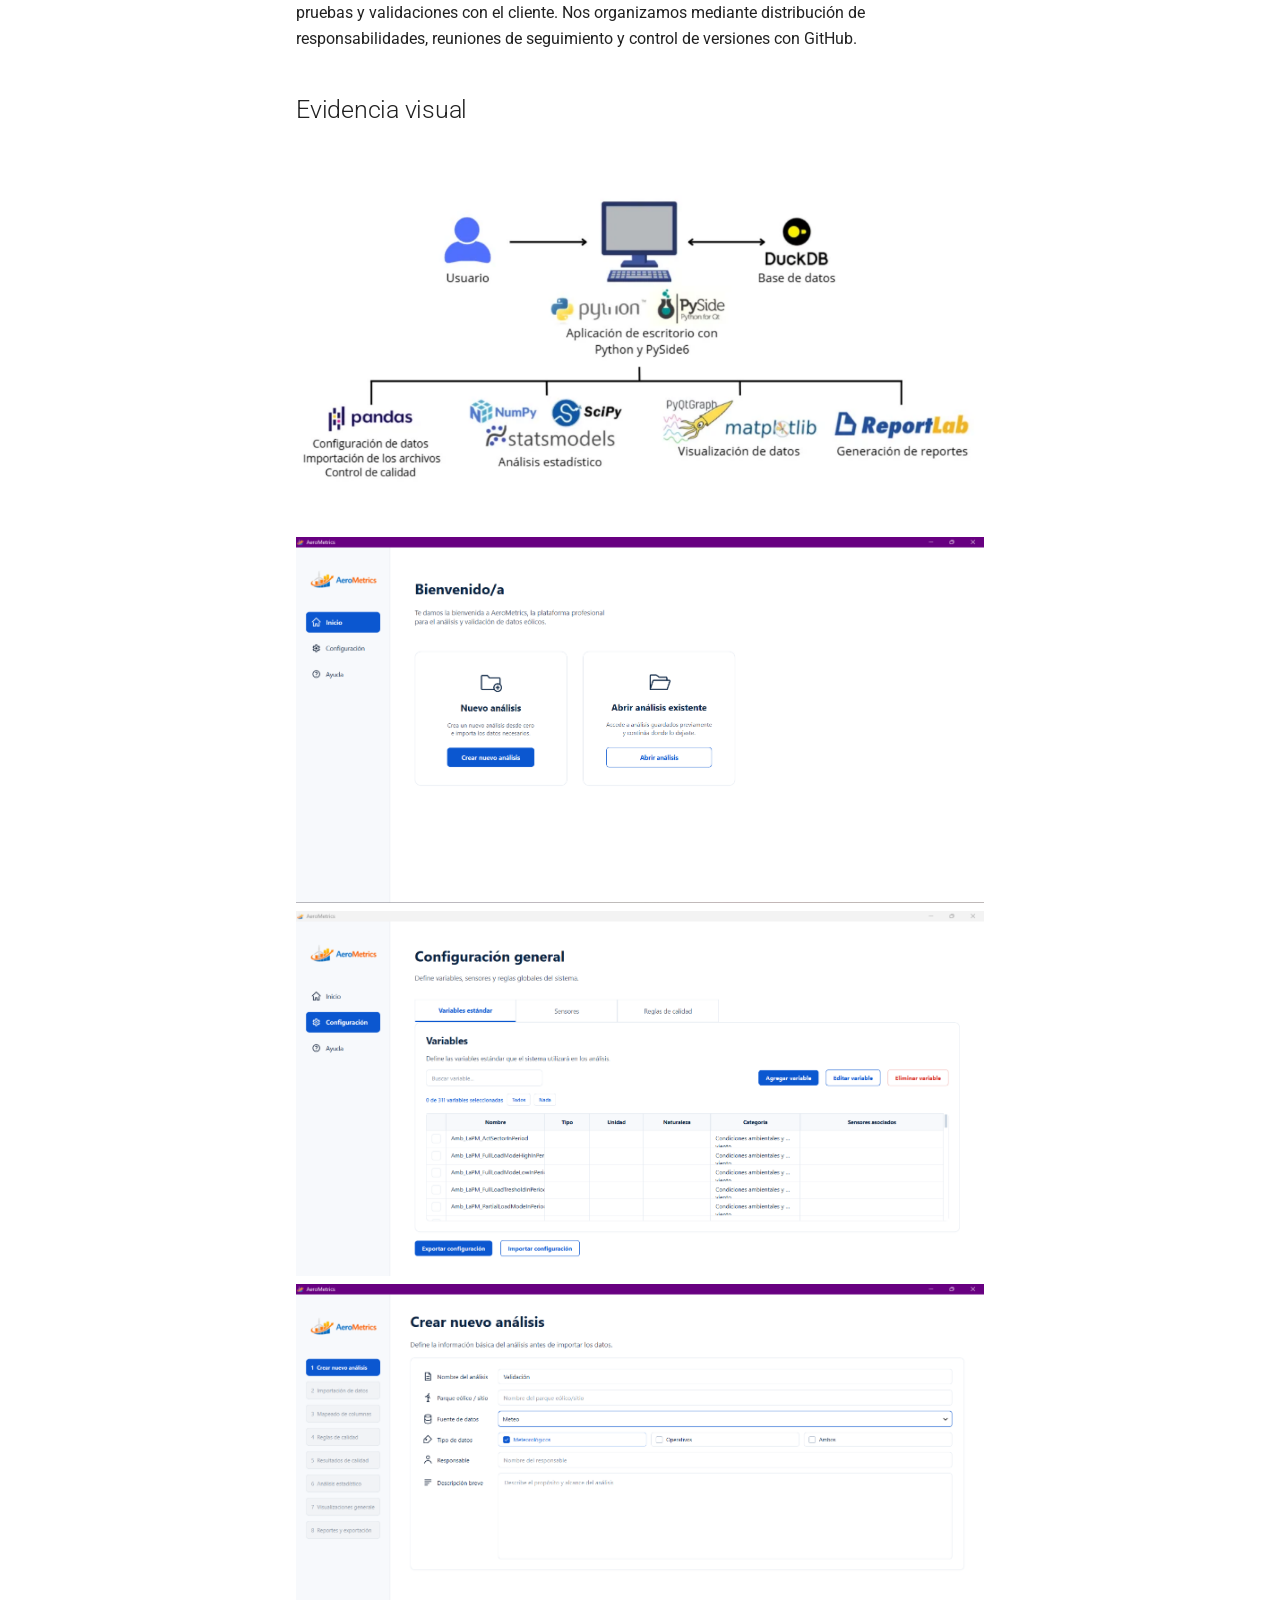
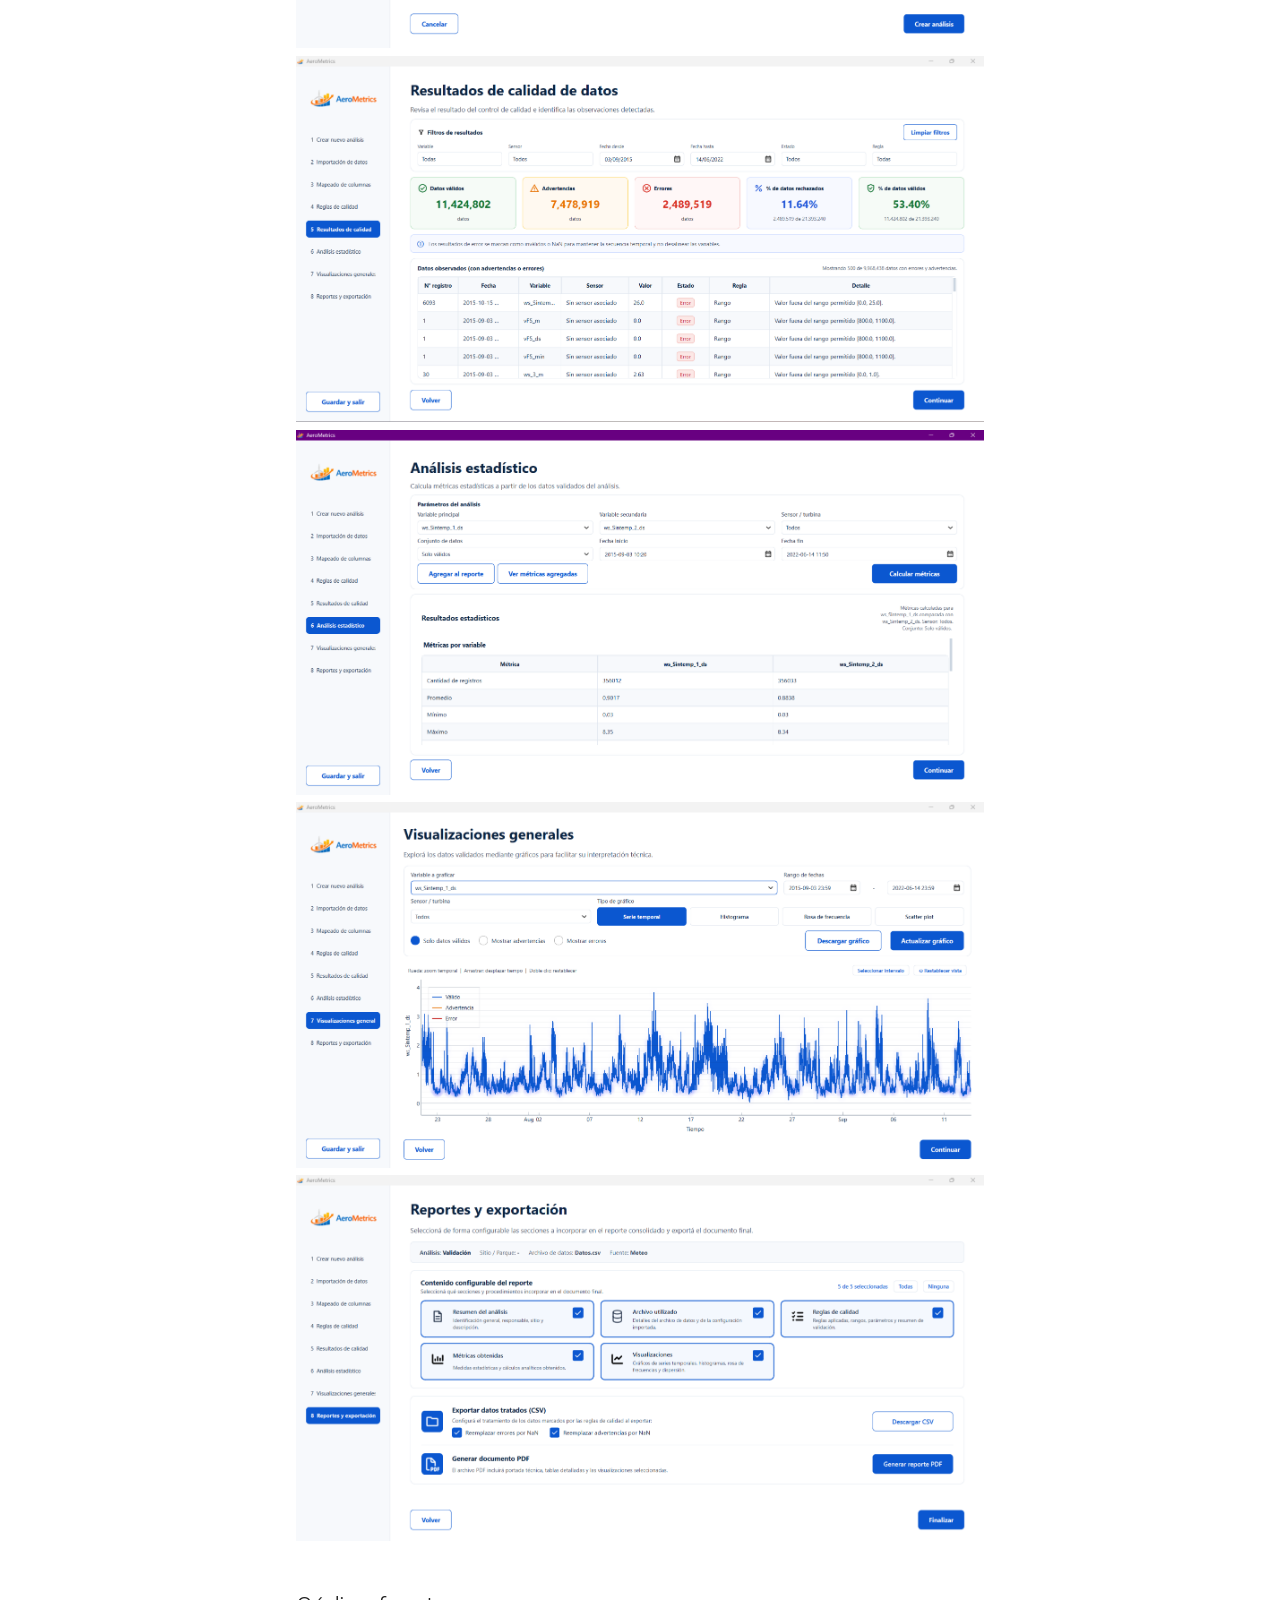
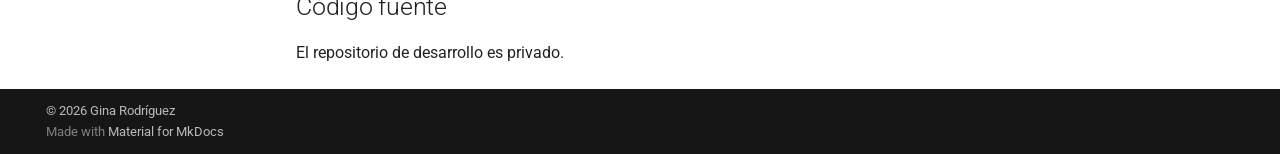
<file: proyectos/aerometrics/index.html>
<!doctype html>
<html lang="es" class="no-js">
  <head>
    
      <meta charset="utf-8">
      <meta name="viewport" content="width=device-width,initial-scale=1">
      
        <meta name="description" content="Portafolio profesional de Gina Rodríguez, estudiante de Tecnólogo en Informática">
      
      
        <meta name="author" content="Gina Rodríguez">
      
      
        <link rel="canonical" href="https://ginarodriguez2005.github.io/Portafolio/proyectos/aerometrics/">
      
      
        <link rel="prev" href="../">
      
      
        <link rel="next" href="../planificacion-docente/">
      
      
        
      
      
      <link rel="icon" href="../../assets/images/favicon.png">
      <meta name="generator" content="mkdocs-1.6.1, mkdocs-material-9.8.0">
    
    
      
        <title>AeroMetrics - Gina Rodríguez | Portafolio</title>
      
    
    
      <link rel="stylesheet" href="../../assets/stylesheets/main.57a0d79d.min.css">
      
        
        <link rel="stylesheet" href="../../assets/stylesheets/palette.fb2fffe2.min.css">
      
      


    
    
      
    
    
      
        
        
        <link rel="preconnect" href="https://fonts.gstatic.com" crossorigin>
        <link rel="stylesheet" href="https://fonts.googleapis.com/css?family=Roboto:300,300i,400,400i,700,700i%7CRoboto+Mono:400,400i,700,700i&display=fallback">
        <style>:root{--md-text-font:"Roboto";--md-code-font:"Roboto Mono"}</style>
      
    
    
      <link rel="stylesheet" href="../../assets/estilos.css">
    
    <script>__md_scope=new URL("../..",location),__md_hash=e=>[...e].reduce(((e,_)=>(e<<5)-e+_.charCodeAt(0)),0),__md_get=(e,_=localStorage,t=__md_scope)=>JSON.parse(_.getItem(t.pathname+"."+e)),__md_set=(e,_,t=localStorage,a=__md_scope)=>{try{t.setItem(a.pathname+"."+e,JSON.stringify(_))}catch(e){}}</script>
    
      

    
    
  </head>
  
  
    
    
      
    
    
    
    
    <body dir="ltr" data-md-color-scheme="default" data-md-color-primary="indigo" data-md-color-accent="indigo">
  
    
    <input class="md-toggle" data-md-toggle="drawer" type="checkbox" id="__drawer" autocomplete="off">
    <input class="md-toggle" data-md-toggle="search" type="checkbox" id="__search" autocomplete="off">
    <label class="md-overlay" for="__drawer"></label>
    <div data-md-component="skip">
      
        
        <a href="#aerometrics" class="md-skip">
          Saltar a contenido
        </a>
      
    </div>
    <div data-md-component="announce">
      
    </div>
    
    
      

<header class="md-header" data-md-component="header">
  <nav class="md-header__inner md-grid" aria-label="Cabecera">
    <a href="../.." title="Gina Rodríguez | Portafolio" class="md-header__button md-logo" aria-label="Gina Rodríguez | Portafolio" data-md-component="logo">
      
  
  <svg xmlns="http://www.w3.org/2000/svg" viewBox="0 0 24 24"><path d="M8 3a2 2 0 0 0-2 2v4a2 2 0 0 1-2 2H3v2h1a2 2 0 0 1 2 2v4a2 2 0 0 0 2 2h2v-2H8v-5a2 2 0 0 0-2-2 2 2 0 0 0 2-2V5h2V3m6 0a2 2 0 0 1 2 2v4a2 2 0 0 0 2 2h1v2h-1a2 2 0 0 0-2 2v4a2 2 0 0 1-2 2h-2v-2h2v-5a2 2 0 0 1 2-2 2 2 0 0 1-2-2V5h-2V3z"/></svg>

    </a>
    <label class="md-header__button md-icon" for="__drawer">
      
      <svg xmlns="http://www.w3.org/2000/svg" viewBox="0 0 24 24"><path d="M3 6h18v2H3zm0 5h18v2H3zm0 5h18v2H3z"/></svg>
    </label>
    <div class="md-header__title" data-md-component="header-title">
      <div class="md-header__ellipsis">
        <div class="md-header__topic">
          <span class="md-ellipsis">
            Gina Rodríguez | Portafolio
          </span>
        </div>
        <div class="md-header__topic" data-md-component="header-topic">
          <span class="md-ellipsis">
            
              AeroMetrics
            
          </span>
        </div>
      </div>
    </div>
    
      
        <form class="md-header__option" data-md-component="palette">
  
    
    
    
    <input class="md-option" data-md-color-media="" data-md-color-scheme="default" data-md-color-primary="indigo" data-md-color-accent="indigo"  aria-label="Cambiar a modo oscuro"  type="radio" name="__palette" id="__palette_0">
    
      <label class="md-header__button md-icon" title="Cambiar a modo oscuro" for="__palette_1" hidden>
        <svg xmlns="http://www.w3.org/2000/svg" viewBox="0 0 24 24"><path d="M12 8a4 4 0 0 0-4 4 4 4 0 0 0 4 4 4 4 0 0 0 4-4 4 4 0 0 0-4-4m0 10a6 6 0 0 1-6-6 6 6 0 0 1 6-6 6 6 0 0 1 6 6 6 6 0 0 1-6 6m8-9.31V4h-4.69L12 .69 8.69 4H4v4.69L.69 12 4 15.31V20h4.69L12 23.31 15.31 20H20v-4.69L23.31 12z"/></svg>
      </label>
    
  
    
    
    
    <input class="md-option" data-md-color-media="" data-md-color-scheme="slate" data-md-color-primary="indigo" data-md-color-accent="indigo"  aria-label="Cambiar a modo claro"  type="radio" name="__palette" id="__palette_1">
    
      <label class="md-header__button md-icon" title="Cambiar a modo claro" for="__palette_0" hidden>
        <svg xmlns="http://www.w3.org/2000/svg" viewBox="0 0 24 24"><path d="M12 18c-.89 0-1.74-.2-2.5-.55C11.56 16.5 13 14.42 13 12s-1.44-4.5-3.5-5.45C10.26 6.2 11.11 6 12 6a6 6 0 0 1 6 6 6 6 0 0 1-6 6m8-9.31V4h-4.69L12 .69 8.69 4H4v4.69L.69 12 4 15.31V20h4.69L12 23.31 15.31 20H20v-4.69L23.31 12z"/></svg>
      </label>
    
  
</form>
      
    
    
      <script>var palette=__md_get("__palette");if(palette&&palette.color){if("(prefers-color-scheme)"===palette.color.media){var media=matchMedia("(prefers-color-scheme: light)"),input=document.querySelector(media.matches?"[data-md-color-media='(prefers-color-scheme: light)']":"[data-md-color-media='(prefers-color-scheme: dark)']");palette.color.media=input.getAttribute("data-md-color-media"),palette.color.scheme=input.getAttribute("data-md-color-scheme"),palette.color.primary=input.getAttribute("data-md-color-primary"),palette.color.accent=input.getAttribute("data-md-color-accent")}for(var[key,value]of Object.entries(palette.color))document.body.setAttribute("data-md-color-"+key,value)}</script>
    
    
    
      
      
        <label class="md-header__button md-icon" for="__search">
          
          <svg xmlns="http://www.w3.org/2000/svg" viewBox="0 0 24 24"><path d="M9.5 3A6.5 6.5 0 0 1 16 9.5c0 1.61-.59 3.09-1.56 4.23l.27.27h.79l5 5-1.5 1.5-5-5v-.79l-.27-.27A6.52 6.52 0 0 1 9.5 16 6.5 6.5 0 0 1 3 9.5 6.5 6.5 0 0 1 9.5 3m0 2C7 5 5 7 5 9.5S7 14 9.5 14 14 12 14 9.5 12 5 9.5 5"/></svg>
        </label>
        <div class="md-search" data-md-component="search" role="dialog">
  <label class="md-search__overlay" for="__search"></label>
  <div class="md-search__inner" role="search">
    <form class="md-search__form" name="search">
      <input type="text" class="md-search__input" name="query" aria-label="Búsqueda" placeholder="Búsqueda" autocapitalize="off" autocorrect="off" autocomplete="off" spellcheck="false" data-md-component="search-query" required>
      <label class="md-search__icon md-icon" for="__search">
        
        <svg xmlns="http://www.w3.org/2000/svg" viewBox="0 0 24 24"><path d="M9.5 3A6.5 6.5 0 0 1 16 9.5c0 1.61-.59 3.09-1.56 4.23l.27.27h.79l5 5-1.5 1.5-5-5v-.79l-.27-.27A6.52 6.52 0 0 1 9.5 16 6.5 6.5 0 0 1 3 9.5 6.5 6.5 0 0 1 9.5 3m0 2C7 5 5 7 5 9.5S7 14 9.5 14 14 12 14 9.5 12 5 9.5 5"/></svg>
        
        <svg xmlns="http://www.w3.org/2000/svg" viewBox="0 0 24 24"><path d="M20 11v2H8l5.5 5.5-1.42 1.42L4.16 12l7.92-7.92L13.5 5.5 8 11z"/></svg>
      </label>
      <nav class="md-search__options" aria-label="Buscar">
        
        <button type="reset" class="md-search__icon md-icon" title="Limpiar" aria-label="Limpiar" tabindex="-1">
          
          <svg xmlns="http://www.w3.org/2000/svg" viewBox="0 0 24 24"><path d="M19 6.41 17.59 5 12 10.59 6.41 5 5 6.41 10.59 12 5 17.59 6.41 19 12 13.41 17.59 19 19 17.59 13.41 12z"/></svg>
        </button>
      </nav>
      
    </form>
    <div class="md-search__output">
      <div class="md-search__scrollwrap" tabindex="0" data-md-scrollfix>
        <div class="md-search-result" data-md-component="search-result">
          <div class="md-search-result__meta">
            Inicializando búsqueda
          </div>
          <ol class="md-search-result__list" role="presentation"></ol>
        </div>
      </div>
    </div>
  </div>
</div>
      
    
    
  </nav>
  
</header>
    
    <div class="md-container" data-md-component="container">
      
      
        
          
            
<nav class="md-tabs" aria-label="Pestañas" data-md-component="tabs">
  <div class="md-grid">
    <ul class="md-tabs__list">
      
        
  
  
  
  
    <li class="md-tabs__item">
      <a href="../.." class="md-tabs__link">
        
  
  
    
  
  Inicio

      </a>
    </li>
  

      
        
  
  
  
    
  
  
    
    
      <li class="md-tabs__item md-tabs__item--active">
        <a href="../" class="md-tabs__link">
          
  
  
  Proyectos

        </a>
      </li>
    
  

      
        
  
  
  
  
    <li class="md-tabs__item">
      <a href="../../experiencia/" class="md-tabs__link">
        
  
  
    
  
  Experiencia y formación

      </a>
    </li>
  

      
        
  
  
  
  
    <li class="md-tabs__item">
      <a href="../../contacto/" class="md-tabs__link">
        
  
  
    
  
  Contacto

      </a>
    </li>
  

      
    </ul>
  </div>
</nav>
          
        
      
      <main class="md-main" data-md-component="main">
        <div class="md-main__inner md-grid">
          
            
              
              <div class="md-sidebar md-sidebar--primary" data-md-component="sidebar" data-md-type="navigation" >
                <div class="md-sidebar__scrollwrap">
                  <div class="md-sidebar__inner">
                    


  


<nav class="md-nav md-nav--primary md-nav--lifted" aria-label="Navegación" data-md-level="0">
  <label class="md-nav__title" for="__drawer">
    <a href="../.." title="Gina Rodríguez | Portafolio" class="md-nav__button md-logo" aria-label="Gina Rodríguez | Portafolio" data-md-component="logo">
      
  
  <svg xmlns="http://www.w3.org/2000/svg" viewBox="0 0 24 24"><path d="M8 3a2 2 0 0 0-2 2v4a2 2 0 0 1-2 2H3v2h1a2 2 0 0 1 2 2v4a2 2 0 0 0 2 2h2v-2H8v-5a2 2 0 0 0-2-2 2 2 0 0 0 2-2V5h2V3m6 0a2 2 0 0 1 2 2v4a2 2 0 0 0 2 2h1v2h-1a2 2 0 0 0-2 2v4a2 2 0 0 1-2 2h-2v-2h2v-5a2 2 0 0 1 2-2 2 2 0 0 1-2-2V5h-2V3z"/></svg>

    </a>
    Gina Rodríguez | Portafolio
  </label>
  
  <ul class="md-nav__list" data-md-scrollfix>
    
      
      
  
  
  
  
    <li class="md-nav__item">
      <a href="../.." class="md-nav__link">
        
  
  
  <span class="md-ellipsis">
    
  
    Inicio
  

    
  </span>
  
  

      </a>
    </li>
  

    
      
      
  
  
    
  
  
  
    
    
    
    
      
        
        
      
      
        
      
    
    
    <li class="md-nav__item md-nav__item--active md-nav__item--section md-nav__item--nested">
      
        
        
        <input class="md-nav__toggle md-toggle " type="checkbox" id="__nav_2" checked>
        
          
          <label class="md-nav__link" for="__nav_2" id="__nav_2_label" tabindex="">
            
  
  
  <span class="md-ellipsis">
    
  
    Proyectos
  

    
  </span>
  
  

            <span class="md-nav__icon md-icon"></span>
          </label>
        
        <nav class="md-nav" data-md-level="1" aria-labelledby="__nav_2_label" aria-expanded="true">
          <label class="md-nav__title" for="__nav_2">
            <span class="md-nav__icon md-icon"></span>
            
  
    Proyectos
  

          </label>
          <ul class="md-nav__list" data-md-scrollfix>
            
              
                
  
  
  
  
    <li class="md-nav__item">
      <a href="../" class="md-nav__link">
        
  
  
  <span class="md-ellipsis">
    
  
    Vista general
  

    
  </span>
  
  

      </a>
    </li>
  

              
            
              
                
  
  
    
  
  
  
    <li class="md-nav__item md-nav__item--active">
      
      <input class="md-nav__toggle md-toggle" type="checkbox" id="__toc">
      
      
        
      
      
        <label class="md-nav__link md-nav__link--active" for="__toc">
          
  
  
  <span class="md-ellipsis">
    
  
    AeroMetrics
  

    
  </span>
  
  

          <span class="md-nav__icon md-icon"></span>
        </label>
      
      <a href="./" class="md-nav__link md-nav__link--active">
        
  
  
  <span class="md-ellipsis">
    
  
    AeroMetrics
  

    
  </span>
  
  

      </a>
      
        

<nav class="md-nav md-nav--secondary" aria-label="Tabla de contenidos">
  
  
  
    
  
  
    <label class="md-nav__title" for="__toc">
      <span class="md-nav__icon md-icon"></span>
      Tabla de contenidos
    </label>
    <ul class="md-nav__list" data-md-component="toc" data-md-scrollfix>
      
        <li class="md-nav__item">
  <a href="#que-problema-aborda" class="md-nav__link">
    <span class="md-ellipsis">
      
        ¿Qué problema aborda?
      
    </span>
  </a>
  
</li>
      
        <li class="md-nav__item">
  <a href="#funcionalidades-principales" class="md-nav__link">
    <span class="md-ellipsis">
      
        Funcionalidades principales
      
    </span>
  </a>
  
</li>
      
        <li class="md-nav__item">
  <a href="#como-trabajamos" class="md-nav__link">
    <span class="md-ellipsis">
      
        Cómo trabajamos
      
    </span>
  </a>
  
</li>
      
        <li class="md-nav__item">
  <a href="#evidencia-visual" class="md-nav__link">
    <span class="md-ellipsis">
      
        Evidencia visual
      
    </span>
  </a>
  
</li>
      
        <li class="md-nav__item">
  <a href="#codigo-fuente" class="md-nav__link">
    <span class="md-ellipsis">
      
        Código fuente
      
    </span>
  </a>
  
</li>
      
    </ul>
  
</nav>
      
    </li>
  

              
            
              
                
  
  
  
  
    <li class="md-nav__item">
      <a href="../planificacion-docente/" class="md-nav__link">
        
  
  
  <span class="md-ellipsis">
    
  
    Planificación Docente con IA
  

    
  </span>
  
  

      </a>
    </li>
  

              
            
              
                
  
  
  
  
    <li class="md-nav__item">
      <a href="../original-baby-kid-store/" class="md-nav__link">
        
  
  
  <span class="md-ellipsis">
    
  
    Original Baby Kid Store
  

    
  </span>
  
  

      </a>
    </li>
  

              
            
              
                
  
  
  
  
    <li class="md-nav__item">
      <a href="../study-swap/" class="md-nav__link">
        
  
  
  <span class="md-ellipsis">
    
  
    Study Swap
  

    
  </span>
  
  

      </a>
    </li>
  

              
            
          </ul>
        </nav>
      
    </li>
  

    
      
      
  
  
  
  
    <li class="md-nav__item">
      <a href="../../experiencia/" class="md-nav__link">
        
  
  
  <span class="md-ellipsis">
    
  
    Experiencia y formación
  

    
  </span>
  
  

      </a>
    </li>
  

    
      
      
  
  
  
  
    <li class="md-nav__item">
      <a href="../../contacto/" class="md-nav__link">
        
  
  
  <span class="md-ellipsis">
    
  
    Contacto
  

    
  </span>
  
  

      </a>
    </li>
  

    
  </ul>
</nav>
                  </div>
                </div>
              </div>
            
            
              
              <div class="md-sidebar md-sidebar--secondary" data-md-component="sidebar" data-md-type="toc" >
                <div class="md-sidebar__scrollwrap">
                  <div class="md-sidebar__inner">
                    

<nav class="md-nav md-nav--secondary" aria-label="Tabla de contenidos">
  
  
  
    
  
  
    <label class="md-nav__title" for="__toc">
      <span class="md-nav__icon md-icon"></span>
      Tabla de contenidos
    </label>
    <ul class="md-nav__list" data-md-component="toc" data-md-scrollfix>
      
        <li class="md-nav__item">
  <a href="#que-problema-aborda" class="md-nav__link">
    <span class="md-ellipsis">
      
        ¿Qué problema aborda?
      
    </span>
  </a>
  
</li>
      
        <li class="md-nav__item">
  <a href="#funcionalidades-principales" class="md-nav__link">
    <span class="md-ellipsis">
      
        Funcionalidades principales
      
    </span>
  </a>
  
</li>
      
        <li class="md-nav__item">
  <a href="#como-trabajamos" class="md-nav__link">
    <span class="md-ellipsis">
      
        Cómo trabajamos
      
    </span>
  </a>
  
</li>
      
        <li class="md-nav__item">
  <a href="#evidencia-visual" class="md-nav__link">
    <span class="md-ellipsis">
      
        Evidencia visual
      
    </span>
  </a>
  
</li>
      
        <li class="md-nav__item">
  <a href="#codigo-fuente" class="md-nav__link">
    <span class="md-ellipsis">
      
        Código fuente
      
    </span>
  </a>
  
</li>
      
    </ul>
  
</nav>
                  </div>
                </div>
              </div>
            
          
          
            <div class="md-content" data-md-component="content">
              
              <article class="md-content__inner md-typeset">
                
                  



<h1 id="aerometrics">AeroMetrics<a class="headerlink" href="#aerometrics" title="Permanent link">&para;</a></h1>
<p><strong>Aplicación de escritorio para validación y análisis de datos meteorológicos y operativos</strong></p>
<table>
<thead>
<tr>
<th>Dato</th>
<th>Detalle</th>
</tr>
</thead>
<tbody>
<tr>
<td>Tipo</td>
<td>Proyecto final académico para cliente real</td>
</tr>
<tr>
<td>Período</td>
<td>2026, en desarrollo</td>
</tr>
<tr>
<td>Destinatarios</td>
<td>Grupo de Investigación en Energía Eólica (INEEO) y la carrera de Ingeniería en Energías Renovables (IER)</td>
</tr>
<tr>
<td>Desarrollo</td>
<td>En equipo</td>
</tr>
<tr>
<td>Tecnologías principales</td>
<td>Python, PySide6, pandas, DuckDB</td>
</tr>
</tbody>
</table>
<h2 id="que-problema-aborda">¿Qué problema aborda?<a class="headerlink" href="#que-problema-aborda" title="Permanent link">&para;</a></h2>
<p>El Grupo de Investigación en Energía Eólica (INEEO) utiliza scripts de Python para validar y analizar datos meteorológicos y operativos provenientes de parques eólicos. Sin embargo, su utilización requiere conocimientos técnicos, y los archivos presentan diferencias en sus estructuras, formatos y nombres de variables.</p>
<p>AeroMetrics busca facilitar estos procesos mediante una aplicación de escritorio que centraliza la importación, estandarización, control de calidad y análisis de datos, permitiendo que docentes, investigadores y estudiantes trabajen con la información de forma más accesible y organizada.</p>
<h2 id="funcionalidades-principales">Funcionalidades principales<a class="headerlink" href="#funcionalidades-principales" title="Permanent link">&para;</a></h2>
<ul>
<li>Importación de datos: carga de archivos meteorológicos y operativos provenientes de diferentes fuentes.</li>
<li>Mapeo y estandarización: asociación de columnas con variables estándar para unificar los datos.</li>
<li>Control de calidad: aplicación de procesos de validación para identificar datos que no cumplen los criterios establecidos.</li>
<li>Análisis estadístico: herramientas para examinar y comprender el comportamiento de las variables.</li>
<li>Visualización de resultados: representación gráfica de los datos para facilitar su interpretación.</li>
<li>Exportación: generación de archivos con datos estandarizados y herramientas de elaboración de reportes.</li>
</ul>
<h2 id="como-trabajamos">Cómo trabajamos<a class="headerlink" href="#como-trabajamos" title="Permanent link">&para;</a></h2>
<p>Utilizamos Python como lenguaje principal, PySide6 para la interfaz gráfica, pandas para el procesamiento de datos y DuckDB como base de datos local. También se seleccionaron bibliotecas especializadas para análisis estadístico, visualizaciones y reportes.</p>
<p>Adoptamos una arquitectura modular, con procesamiento local, para organizar las funcionalidades del sistema y facilitar su mantenimiento.</p>
<p>El trabajo incluyó relevamiento de requerimientos, investigación de tecnologías, desarrollo, pruebas y validaciones con el cliente. Nos organizamos mediante distribución de responsabilidades, reuniones de seguimiento y control de versiones con GitHub.</p>
<h2 id="evidencia-visual">Evidencia visual<a class="headerlink" href="#evidencia-visual" title="Permanent link">&para;</a></h2>
<p><img alt="Esquema de AeroMetrics" src="../../assets/images/Aerometrics-Esquema.png" />
<img alt="Pantalla principal de AeroMetrics" src="../../assets/images/Aerometrics-Inicio.png" />
<img alt="Pantalla de configuración de AeroMetrics" src="../../assets/images/Aerometrics-Configuracion.png" />
<img alt="Pantalla de creación de un análisis de AeroMetrics" src="../../assets/images/Aerometrics-CrearAnalisis.png" />
<img alt="Pantalla de resultados de calidad de AeroMetrics" src="../../assets/images/Aerometrics-Resultados.png" />
<img alt="Pantalla de generación de metricas de AeroMetrics" src="../../assets/images/Aerometrics-Metricas.png" />
<img alt="Pantalla de visualizaciones de AeroMetrics" src="../../assets/images/Aerometrics-Visualizaciones.png" />
<img alt="Pantalla de reportes de AeroMetrics" src="../../assets/images/Aerometrics-Reporte.png" /></p>
<h2 id="codigo-fuente">Código fuente<a class="headerlink" href="#codigo-fuente" title="Permanent link">&para;</a></h2>
<p>El repositorio de desarrollo es privado. </p>












                
              </article>
            </div>
          
          
<script>var target=document.getElementById(location.hash.slice(1));target&&target.name&&(target.checked=target.name.startsWith("__tabbed_"))</script>
        </div>
        
          <button type="button" class="md-top md-icon" data-md-component="top" hidden>
  
  <svg xmlns="http://www.w3.org/2000/svg" viewBox="0 0 24 24"><path d="M13 20h-2V8l-5.5 5.5-1.42-1.42L12 4.16l7.92 7.92-1.42 1.42L13 8z"/></svg>
  Volver al principio
</button>
        
      </main>
      
        <footer class="md-footer">
  
  <div class="md-footer-meta md-typeset">
    <div class="md-footer-meta__inner md-grid">
      <div class="md-copyright">
  
    <div class="md-copyright__highlight">
      © 2026 Gina Rodríguez
    </div>
  
  
    Made with
    <a href="https://squidfunk.github.io/mkdocs-material/" target="_blank" rel="noopener">
      Material for MkDocs
    </a>
  
</div>
      
    </div>
  </div>
</footer>
      
    </div>
    <div class="md-dialog" data-md-component="dialog">
      <div class="md-dialog__inner md-typeset"></div>
    </div>
    
    
    
      
      
      <script id="__config" type="application/json">{"annotate": null, "base": "../..", "features": ["navigation.tabs", "navigation.sections", "navigation.top", "content.code.copy"], "search": "../../assets/javascripts/workers/search.a7633da7.min.js", "tags": null, "translations": {"clipboard.copied": "Copiado al portapapeles", "clipboard.copy": "Copiar al portapapeles", "search.result.more.one": "1 m\u00e1s en esta p\u00e1gina", "search.result.more.other": "# m\u00e1s en esta p\u00e1gina", "search.result.none": "No se encontraron documentos", "search.result.one": "1 documento encontrado", "search.result.other": "# documentos encontrados", "search.result.placeholder": "Teclee para comenzar b\u00fasqueda", "search.result.term.missing": "Falta", "select.version": "Seleccionar versi\u00f3n"}, "version": null}</script>
    
    
      <script src="../../assets/javascripts/bundle.c21346df.min.js"></script>
      
    
  </body>
</html>
</file>
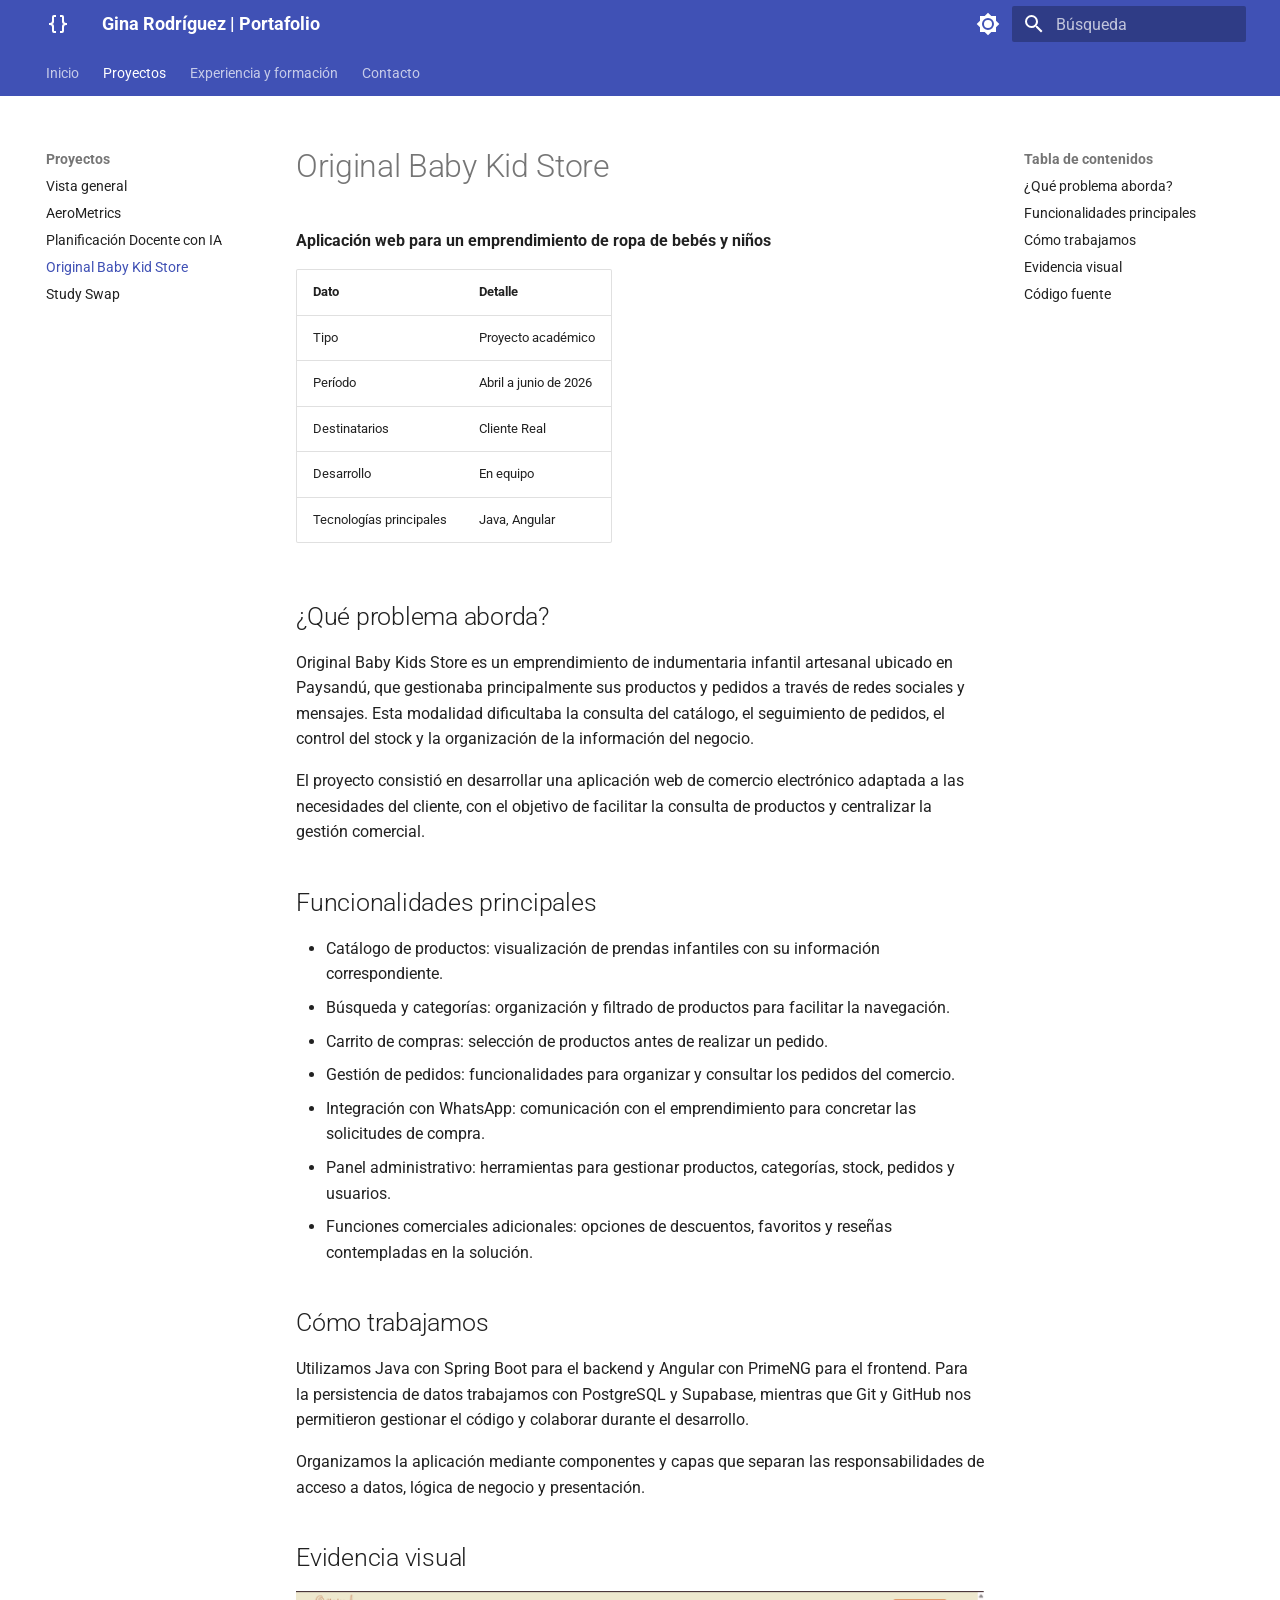
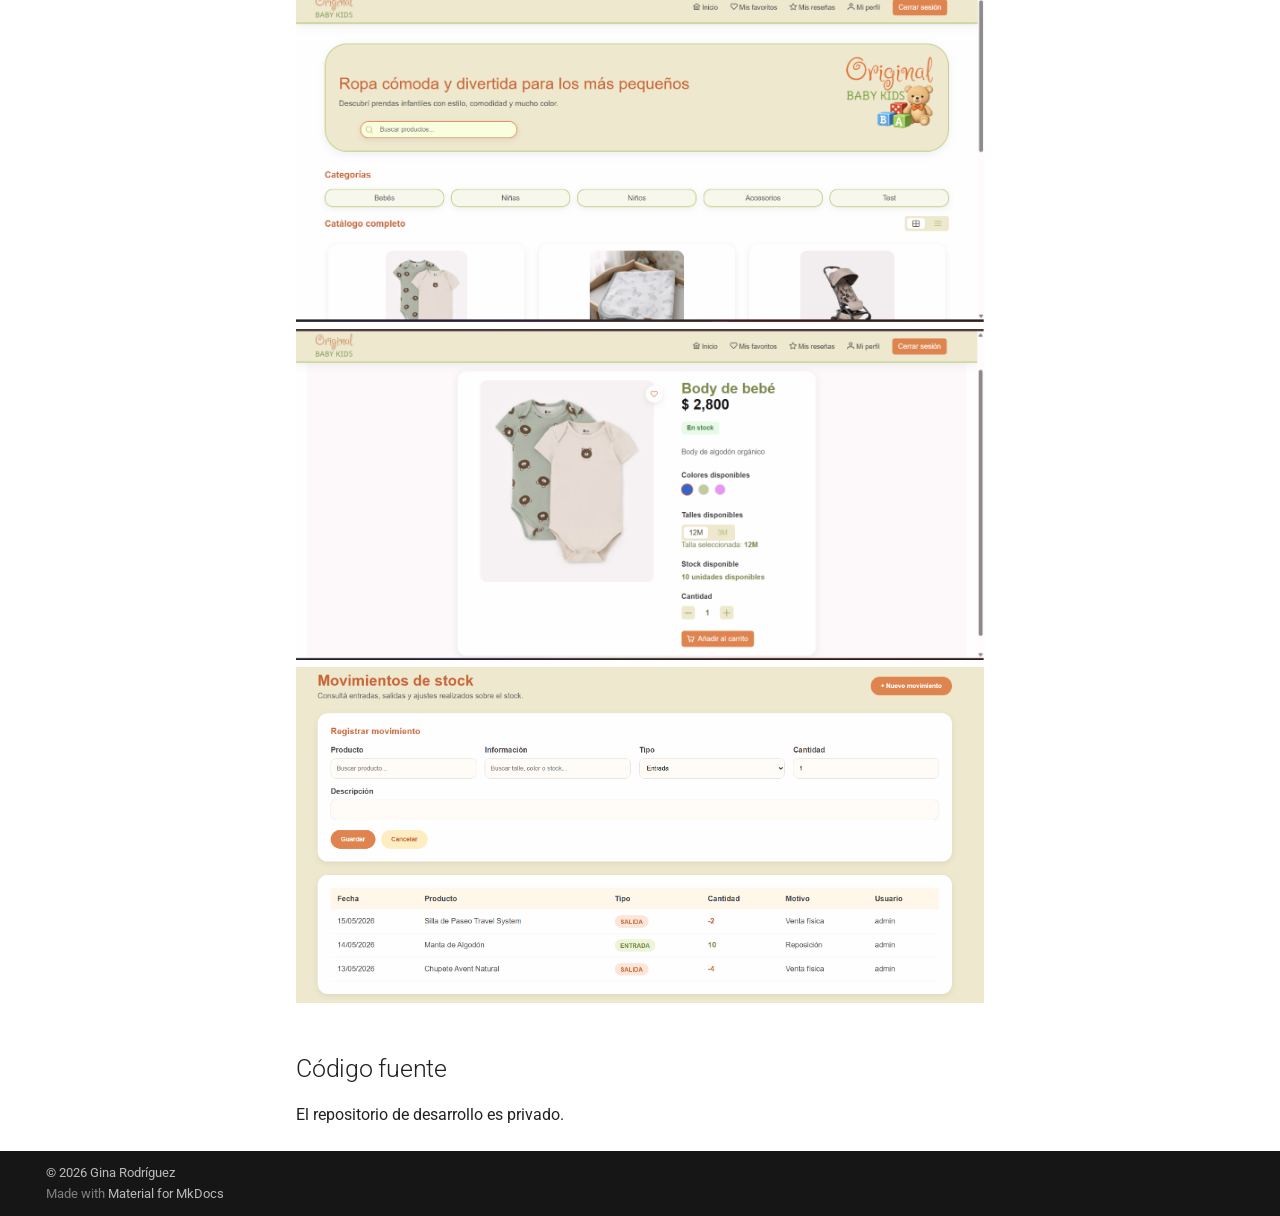
<file: proyectos/original-baby-kid-store/index.html>
<!doctype html>
<html lang="es" class="no-js">
  <head>
    
      <meta charset="utf-8">
      <meta name="viewport" content="width=device-width,initial-scale=1">
      
        <meta name="description" content="Portafolio profesional de Gina Rodríguez, estudiante de Tecnólogo en Informática">
      
      
        <meta name="author" content="Gina Rodríguez">
      
      
        <link rel="canonical" href="https://ginarodriguez2005.github.io/Portafolio/proyectos/original-baby-kid-store/">
      
      
        <link rel="prev" href="../planificacion-docente/">
      
      
        <link rel="next" href="../study-swap/">
      
      
        
      
      
      <link rel="icon" href="../../assets/images/favicon.png">
      <meta name="generator" content="mkdocs-1.6.1, mkdocs-material-9.8.0">
    
    
      
        <title>Original Baby Kid Store - Gina Rodríguez | Portafolio</title>
      
    
    
      <link rel="stylesheet" href="../../assets/stylesheets/main.57a0d79d.min.css">
      
        
        <link rel="stylesheet" href="../../assets/stylesheets/palette.fb2fffe2.min.css">
      
      


    
    
      
    
    
      
        
        
        <link rel="preconnect" href="https://fonts.gstatic.com" crossorigin>
        <link rel="stylesheet" href="https://fonts.googleapis.com/css?family=Roboto:300,300i,400,400i,700,700i%7CRoboto+Mono:400,400i,700,700i&display=fallback">
        <style>:root{--md-text-font:"Roboto";--md-code-font:"Roboto Mono"}</style>
      
    
    
      <link rel="stylesheet" href="../../assets/estilos.css">
    
    <script>__md_scope=new URL("../..",location),__md_hash=e=>[...e].reduce(((e,_)=>(e<<5)-e+_.charCodeAt(0)),0),__md_get=(e,_=localStorage,t=__md_scope)=>JSON.parse(_.getItem(t.pathname+"."+e)),__md_set=(e,_,t=localStorage,a=__md_scope)=>{try{t.setItem(a.pathname+"."+e,JSON.stringify(_))}catch(e){}}</script>
    
      

    
    
  </head>
  
  
    
    
      
    
    
    
    
    <body dir="ltr" data-md-color-scheme="default" data-md-color-primary="indigo" data-md-color-accent="indigo">
  
    
    <input class="md-toggle" data-md-toggle="drawer" type="checkbox" id="__drawer" autocomplete="off">
    <input class="md-toggle" data-md-toggle="search" type="checkbox" id="__search" autocomplete="off">
    <label class="md-overlay" for="__drawer"></label>
    <div data-md-component="skip">
      
        
        <a href="#original-baby-kid-store" class="md-skip">
          Saltar a contenido
        </a>
      
    </div>
    <div data-md-component="announce">
      
    </div>
    
    
      

<header class="md-header" data-md-component="header">
  <nav class="md-header__inner md-grid" aria-label="Cabecera">
    <a href="../.." title="Gina Rodríguez | Portafolio" class="md-header__button md-logo" aria-label="Gina Rodríguez | Portafolio" data-md-component="logo">
      
  
  <svg xmlns="http://www.w3.org/2000/svg" viewBox="0 0 24 24"><path d="M8 3a2 2 0 0 0-2 2v4a2 2 0 0 1-2 2H3v2h1a2 2 0 0 1 2 2v4a2 2 0 0 0 2 2h2v-2H8v-5a2 2 0 0 0-2-2 2 2 0 0 0 2-2V5h2V3m6 0a2 2 0 0 1 2 2v4a2 2 0 0 0 2 2h1v2h-1a2 2 0 0 0-2 2v4a2 2 0 0 1-2 2h-2v-2h2v-5a2 2 0 0 1 2-2 2 2 0 0 1-2-2V5h-2V3z"/></svg>

    </a>
    <label class="md-header__button md-icon" for="__drawer">
      
      <svg xmlns="http://www.w3.org/2000/svg" viewBox="0 0 24 24"><path d="M3 6h18v2H3zm0 5h18v2H3zm0 5h18v2H3z"/></svg>
    </label>
    <div class="md-header__title" data-md-component="header-title">
      <div class="md-header__ellipsis">
        <div class="md-header__topic">
          <span class="md-ellipsis">
            Gina Rodríguez | Portafolio
          </span>
        </div>
        <div class="md-header__topic" data-md-component="header-topic">
          <span class="md-ellipsis">
            
              Original Baby Kid Store
            
          </span>
        </div>
      </div>
    </div>
    
      
        <form class="md-header__option" data-md-component="palette">
  
    
    
    
    <input class="md-option" data-md-color-media="" data-md-color-scheme="default" data-md-color-primary="indigo" data-md-color-accent="indigo"  aria-label="Cambiar a modo oscuro"  type="radio" name="__palette" id="__palette_0">
    
      <label class="md-header__button md-icon" title="Cambiar a modo oscuro" for="__palette_1" hidden>
        <svg xmlns="http://www.w3.org/2000/svg" viewBox="0 0 24 24"><path d="M12 8a4 4 0 0 0-4 4 4 4 0 0 0 4 4 4 4 0 0 0 4-4 4 4 0 0 0-4-4m0 10a6 6 0 0 1-6-6 6 6 0 0 1 6-6 6 6 0 0 1 6 6 6 6 0 0 1-6 6m8-9.31V4h-4.69L12 .69 8.69 4H4v4.69L.69 12 4 15.31V20h4.69L12 23.31 15.31 20H20v-4.69L23.31 12z"/></svg>
      </label>
    
  
    
    
    
    <input class="md-option" data-md-color-media="" data-md-color-scheme="slate" data-md-color-primary="indigo" data-md-color-accent="indigo"  aria-label="Cambiar a modo claro"  type="radio" name="__palette" id="__palette_1">
    
      <label class="md-header__button md-icon" title="Cambiar a modo claro" for="__palette_0" hidden>
        <svg xmlns="http://www.w3.org/2000/svg" viewBox="0 0 24 24"><path d="M12 18c-.89 0-1.74-.2-2.5-.55C11.56 16.5 13 14.42 13 12s-1.44-4.5-3.5-5.45C10.26 6.2 11.11 6 12 6a6 6 0 0 1 6 6 6 6 0 0 1-6 6m8-9.31V4h-4.69L12 .69 8.69 4H4v4.69L.69 12 4 15.31V20h4.69L12 23.31 15.31 20H20v-4.69L23.31 12z"/></svg>
      </label>
    
  
</form>
      
    
    
      <script>var palette=__md_get("__palette");if(palette&&palette.color){if("(prefers-color-scheme)"===palette.color.media){var media=matchMedia("(prefers-color-scheme: light)"),input=document.querySelector(media.matches?"[data-md-color-media='(prefers-color-scheme: light)']":"[data-md-color-media='(prefers-color-scheme: dark)']");palette.color.media=input.getAttribute("data-md-color-media"),palette.color.scheme=input.getAttribute("data-md-color-scheme"),palette.color.primary=input.getAttribute("data-md-color-primary"),palette.color.accent=input.getAttribute("data-md-color-accent")}for(var[key,value]of Object.entries(palette.color))document.body.setAttribute("data-md-color-"+key,value)}</script>
    
    
    
      
      
        <label class="md-header__button md-icon" for="__search">
          
          <svg xmlns="http://www.w3.org/2000/svg" viewBox="0 0 24 24"><path d="M9.5 3A6.5 6.5 0 0 1 16 9.5c0 1.61-.59 3.09-1.56 4.23l.27.27h.79l5 5-1.5 1.5-5-5v-.79l-.27-.27A6.52 6.52 0 0 1 9.5 16 6.5 6.5 0 0 1 3 9.5 6.5 6.5 0 0 1 9.5 3m0 2C7 5 5 7 5 9.5S7 14 9.5 14 14 12 14 9.5 12 5 9.5 5"/></svg>
        </label>
        <div class="md-search" data-md-component="search" role="dialog">
  <label class="md-search__overlay" for="__search"></label>
  <div class="md-search__inner" role="search">
    <form class="md-search__form" name="search">
      <input type="text" class="md-search__input" name="query" aria-label="Búsqueda" placeholder="Búsqueda" autocapitalize="off" autocorrect="off" autocomplete="off" spellcheck="false" data-md-component="search-query" required>
      <label class="md-search__icon md-icon" for="__search">
        
        <svg xmlns="http://www.w3.org/2000/svg" viewBox="0 0 24 24"><path d="M9.5 3A6.5 6.5 0 0 1 16 9.5c0 1.61-.59 3.09-1.56 4.23l.27.27h.79l5 5-1.5 1.5-5-5v-.79l-.27-.27A6.52 6.52 0 0 1 9.5 16 6.5 6.5 0 0 1 3 9.5 6.5 6.5 0 0 1 9.5 3m0 2C7 5 5 7 5 9.5S7 14 9.5 14 14 12 14 9.5 12 5 9.5 5"/></svg>
        
        <svg xmlns="http://www.w3.org/2000/svg" viewBox="0 0 24 24"><path d="M20 11v2H8l5.5 5.5-1.42 1.42L4.16 12l7.92-7.92L13.5 5.5 8 11z"/></svg>
      </label>
      <nav class="md-search__options" aria-label="Buscar">
        
        <button type="reset" class="md-search__icon md-icon" title="Limpiar" aria-label="Limpiar" tabindex="-1">
          
          <svg xmlns="http://www.w3.org/2000/svg" viewBox="0 0 24 24"><path d="M19 6.41 17.59 5 12 10.59 6.41 5 5 6.41 10.59 12 5 17.59 6.41 19 12 13.41 17.59 19 19 17.59 13.41 12z"/></svg>
        </button>
      </nav>
      
    </form>
    <div class="md-search__output">
      <div class="md-search__scrollwrap" tabindex="0" data-md-scrollfix>
        <div class="md-search-result" data-md-component="search-result">
          <div class="md-search-result__meta">
            Inicializando búsqueda
          </div>
          <ol class="md-search-result__list" role="presentation"></ol>
        </div>
      </div>
    </div>
  </div>
</div>
      
    
    
  </nav>
  
</header>
    
    <div class="md-container" data-md-component="container">
      
      
        
          
            
<nav class="md-tabs" aria-label="Pestañas" data-md-component="tabs">
  <div class="md-grid">
    <ul class="md-tabs__list">
      
        
  
  
  
  
    <li class="md-tabs__item">
      <a href="../.." class="md-tabs__link">
        
  
  
    
  
  Inicio

      </a>
    </li>
  

      
        
  
  
  
    
  
  
    
    
      <li class="md-tabs__item md-tabs__item--active">
        <a href="../" class="md-tabs__link">
          
  
  
  Proyectos

        </a>
      </li>
    
  

      
        
  
  
  
  
    <li class="md-tabs__item">
      <a href="../../experiencia/" class="md-tabs__link">
        
  
  
    
  
  Experiencia y formación

      </a>
    </li>
  

      
        
  
  
  
  
    <li class="md-tabs__item">
      <a href="../../contacto/" class="md-tabs__link">
        
  
  
    
  
  Contacto

      </a>
    </li>
  

      
    </ul>
  </div>
</nav>
          
        
      
      <main class="md-main" data-md-component="main">
        <div class="md-main__inner md-grid">
          
            
              
              <div class="md-sidebar md-sidebar--primary" data-md-component="sidebar" data-md-type="navigation" >
                <div class="md-sidebar__scrollwrap">
                  <div class="md-sidebar__inner">
                    


  


<nav class="md-nav md-nav--primary md-nav--lifted" aria-label="Navegación" data-md-level="0">
  <label class="md-nav__title" for="__drawer">
    <a href="../.." title="Gina Rodríguez | Portafolio" class="md-nav__button md-logo" aria-label="Gina Rodríguez | Portafolio" data-md-component="logo">
      
  
  <svg xmlns="http://www.w3.org/2000/svg" viewBox="0 0 24 24"><path d="M8 3a2 2 0 0 0-2 2v4a2 2 0 0 1-2 2H3v2h1a2 2 0 0 1 2 2v4a2 2 0 0 0 2 2h2v-2H8v-5a2 2 0 0 0-2-2 2 2 0 0 0 2-2V5h2V3m6 0a2 2 0 0 1 2 2v4a2 2 0 0 0 2 2h1v2h-1a2 2 0 0 0-2 2v4a2 2 0 0 1-2 2h-2v-2h2v-5a2 2 0 0 1 2-2 2 2 0 0 1-2-2V5h-2V3z"/></svg>

    </a>
    Gina Rodríguez | Portafolio
  </label>
  
  <ul class="md-nav__list" data-md-scrollfix>
    
      
      
  
  
  
  
    <li class="md-nav__item">
      <a href="../.." class="md-nav__link">
        
  
  
  <span class="md-ellipsis">
    
  
    Inicio
  

    
  </span>
  
  

      </a>
    </li>
  

    
      
      
  
  
    
  
  
  
    
    
    
    
      
        
        
      
      
        
      
    
    
    <li class="md-nav__item md-nav__item--active md-nav__item--section md-nav__item--nested">
      
        
        
        <input class="md-nav__toggle md-toggle " type="checkbox" id="__nav_2" checked>
        
          
          <label class="md-nav__link" for="__nav_2" id="__nav_2_label" tabindex="">
            
  
  
  <span class="md-ellipsis">
    
  
    Proyectos
  

    
  </span>
  
  

            <span class="md-nav__icon md-icon"></span>
          </label>
        
        <nav class="md-nav" data-md-level="1" aria-labelledby="__nav_2_label" aria-expanded="true">
          <label class="md-nav__title" for="__nav_2">
            <span class="md-nav__icon md-icon"></span>
            
  
    Proyectos
  

          </label>
          <ul class="md-nav__list" data-md-scrollfix>
            
              
                
  
  
  
  
    <li class="md-nav__item">
      <a href="../" class="md-nav__link">
        
  
  
  <span class="md-ellipsis">
    
  
    Vista general
  

    
  </span>
  
  

      </a>
    </li>
  

              
            
              
                
  
  
  
  
    <li class="md-nav__item">
      <a href="../aerometrics/" class="md-nav__link">
        
  
  
  <span class="md-ellipsis">
    
  
    AeroMetrics
  

    
  </span>
  
  

      </a>
    </li>
  

              
            
              
                
  
  
  
  
    <li class="md-nav__item">
      <a href="../planificacion-docente/" class="md-nav__link">
        
  
  
  <span class="md-ellipsis">
    
  
    Planificación Docente con IA
  

    
  </span>
  
  

      </a>
    </li>
  

              
            
              
                
  
  
    
  
  
  
    <li class="md-nav__item md-nav__item--active">
      
      <input class="md-nav__toggle md-toggle" type="checkbox" id="__toc">
      
      
        
      
      
        <label class="md-nav__link md-nav__link--active" for="__toc">
          
  
  
  <span class="md-ellipsis">
    
  
    Original Baby Kid Store
  

    
  </span>
  
  

          <span class="md-nav__icon md-icon"></span>
        </label>
      
      <a href="./" class="md-nav__link md-nav__link--active">
        
  
  
  <span class="md-ellipsis">
    
  
    Original Baby Kid Store
  

    
  </span>
  
  

      </a>
      
        

<nav class="md-nav md-nav--secondary" aria-label="Tabla de contenidos">
  
  
  
    
  
  
    <label class="md-nav__title" for="__toc">
      <span class="md-nav__icon md-icon"></span>
      Tabla de contenidos
    </label>
    <ul class="md-nav__list" data-md-component="toc" data-md-scrollfix>
      
        <li class="md-nav__item">
  <a href="#que-problema-aborda" class="md-nav__link">
    <span class="md-ellipsis">
      
        ¿Qué problema aborda?
      
    </span>
  </a>
  
</li>
      
        <li class="md-nav__item">
  <a href="#funcionalidades-principales" class="md-nav__link">
    <span class="md-ellipsis">
      
        Funcionalidades principales
      
    </span>
  </a>
  
</li>
      
        <li class="md-nav__item">
  <a href="#como-trabajamos" class="md-nav__link">
    <span class="md-ellipsis">
      
        Cómo trabajamos
      
    </span>
  </a>
  
</li>
      
        <li class="md-nav__item">
  <a href="#evidencia-visual" class="md-nav__link">
    <span class="md-ellipsis">
      
        Evidencia visual
      
    </span>
  </a>
  
</li>
      
        <li class="md-nav__item">
  <a href="#codigo-fuente" class="md-nav__link">
    <span class="md-ellipsis">
      
        Código fuente
      
    </span>
  </a>
  
</li>
      
    </ul>
  
</nav>
      
    </li>
  

              
            
              
                
  
  
  
  
    <li class="md-nav__item">
      <a href="../study-swap/" class="md-nav__link">
        
  
  
  <span class="md-ellipsis">
    
  
    Study Swap
  

    
  </span>
  
  

      </a>
    </li>
  

              
            
          </ul>
        </nav>
      
    </li>
  

    
      
      
  
  
  
  
    <li class="md-nav__item">
      <a href="../../experiencia/" class="md-nav__link">
        
  
  
  <span class="md-ellipsis">
    
  
    Experiencia y formación
  

    
  </span>
  
  

      </a>
    </li>
  

    
      
      
  
  
  
  
    <li class="md-nav__item">
      <a href="../../contacto/" class="md-nav__link">
        
  
  
  <span class="md-ellipsis">
    
  
    Contacto
  

    
  </span>
  
  

      </a>
    </li>
  

    
  </ul>
</nav>
                  </div>
                </div>
              </div>
            
            
              
              <div class="md-sidebar md-sidebar--secondary" data-md-component="sidebar" data-md-type="toc" >
                <div class="md-sidebar__scrollwrap">
                  <div class="md-sidebar__inner">
                    

<nav class="md-nav md-nav--secondary" aria-label="Tabla de contenidos">
  
  
  
    
  
  
    <label class="md-nav__title" for="__toc">
      <span class="md-nav__icon md-icon"></span>
      Tabla de contenidos
    </label>
    <ul class="md-nav__list" data-md-component="toc" data-md-scrollfix>
      
        <li class="md-nav__item">
  <a href="#que-problema-aborda" class="md-nav__link">
    <span class="md-ellipsis">
      
        ¿Qué problema aborda?
      
    </span>
  </a>
  
</li>
      
        <li class="md-nav__item">
  <a href="#funcionalidades-principales" class="md-nav__link">
    <span class="md-ellipsis">
      
        Funcionalidades principales
      
    </span>
  </a>
  
</li>
      
        <li class="md-nav__item">
  <a href="#como-trabajamos" class="md-nav__link">
    <span class="md-ellipsis">
      
        Cómo trabajamos
      
    </span>
  </a>
  
</li>
      
        <li class="md-nav__item">
  <a href="#evidencia-visual" class="md-nav__link">
    <span class="md-ellipsis">
      
        Evidencia visual
      
    </span>
  </a>
  
</li>
      
        <li class="md-nav__item">
  <a href="#codigo-fuente" class="md-nav__link">
    <span class="md-ellipsis">
      
        Código fuente
      
    </span>
  </a>
  
</li>
      
    </ul>
  
</nav>
                  </div>
                </div>
              </div>
            
          
          
            <div class="md-content" data-md-component="content">
              
              <article class="md-content__inner md-typeset">
                
                  



<h1 id="original-baby-kid-store">Original Baby Kid Store<a class="headerlink" href="#original-baby-kid-store" title="Permanent link">&para;</a></h1>
<p><strong>Aplicación web para un emprendimiento de ropa de bebés y niños</strong></p>
<table>
<thead>
<tr>
<th>Dato</th>
<th>Detalle</th>
</tr>
</thead>
<tbody>
<tr>
<td>Tipo</td>
<td>Proyecto académico</td>
</tr>
<tr>
<td>Período</td>
<td>Abril a junio de 2026</td>
</tr>
<tr>
<td>Destinatarios</td>
<td>Cliente Real</td>
</tr>
<tr>
<td>Desarrollo</td>
<td>En equipo</td>
</tr>
<tr>
<td>Tecnologías principales</td>
<td>Java, Angular</td>
</tr>
</tbody>
</table>
<h2 id="que-problema-aborda">¿Qué problema aborda?<a class="headerlink" href="#que-problema-aborda" title="Permanent link">&para;</a></h2>
<p>Original Baby Kids Store es un emprendimiento de indumentaria infantil artesanal ubicado en Paysandú, que gestionaba principalmente sus productos y pedidos a través de redes sociales y mensajes. Esta modalidad dificultaba la consulta del catálogo, el seguimiento de pedidos, el control del stock y la organización de la información del negocio.</p>
<p>El proyecto consistió en desarrollar una aplicación web de comercio electrónico adaptada a las necesidades del cliente, con el objetivo de facilitar la consulta de productos y centralizar la gestión comercial.</p>
<h2 id="funcionalidades-principales">Funcionalidades principales<a class="headerlink" href="#funcionalidades-principales" title="Permanent link">&para;</a></h2>
<ul>
<li>Catálogo de productos: visualización de prendas infantiles con su información correspondiente.</li>
<li>Búsqueda y categorías: organización y filtrado de productos para facilitar la navegación.</li>
<li>Carrito de compras: selección de productos antes de realizar un pedido.</li>
<li>Gestión de pedidos: funcionalidades para organizar y consultar los pedidos del comercio.</li>
<li>Integración con WhatsApp: comunicación con el emprendimiento para concretar las solicitudes de compra.</li>
<li>Panel administrativo: herramientas para gestionar productos, categorías, stock, pedidos y usuarios.</li>
<li>Funciones comerciales adicionales: opciones de descuentos, favoritos y reseñas contempladas en la solución.</li>
</ul>
<h2 id="como-trabajamos">Cómo trabajamos<a class="headerlink" href="#como-trabajamos" title="Permanent link">&para;</a></h2>
<p>Utilizamos Java con Spring Boot para el backend y Angular con PrimeNG para el frontend. Para la persistencia de datos trabajamos con PostgreSQL y Supabase, mientras que Git y GitHub nos permitieron gestionar el código y colaborar durante el desarrollo.</p>
<p>Organizamos la aplicación mediante componentes y capas que separan las responsabilidades de acceso a datos, lógica de negocio y presentación.</p>
<h2 id="evidencia-visual">Evidencia visual<a class="headerlink" href="#evidencia-visual" title="Permanent link">&para;</a></h2>
<p><img alt="Pantalla de Inicio de Originals Baby Kids Store" src="../../assets/images/OriginalsBabyKidsStore-Inicio.png" />
<img alt="Pantalla de Producto de Originals Baby Kids Store" src="../../assets/images/OriginalsBabyKidsStore-Producto.png" />
<img alt="Pantalla de Movimientos de Stock de Originals Baby Kids Store" src="../../assets/images/OriginalsBabyKidsStore-MovimientosStock.png" /></p>
<h2 id="codigo-fuente">Código fuente<a class="headerlink" href="#codigo-fuente" title="Permanent link">&para;</a></h2>
<p>El repositorio de desarrollo es privado. </p>












                
              </article>
            </div>
          
          
<script>var target=document.getElementById(location.hash.slice(1));target&&target.name&&(target.checked=target.name.startsWith("__tabbed_"))</script>
        </div>
        
          <button type="button" class="md-top md-icon" data-md-component="top" hidden>
  
  <svg xmlns="http://www.w3.org/2000/svg" viewBox="0 0 24 24"><path d="M13 20h-2V8l-5.5 5.5-1.42-1.42L12 4.16l7.92 7.92-1.42 1.42L13 8z"/></svg>
  Volver al principio
</button>
        
      </main>
      
        <footer class="md-footer">
  
  <div class="md-footer-meta md-typeset">
    <div class="md-footer-meta__inner md-grid">
      <div class="md-copyright">
  
    <div class="md-copyright__highlight">
      © 2026 Gina Rodríguez
    </div>
  
  
    Made with
    <a href="https://squidfunk.github.io/mkdocs-material/" target="_blank" rel="noopener">
      Material for MkDocs
    </a>
  
</div>
      
    </div>
  </div>
</footer>
      
    </div>
    <div class="md-dialog" data-md-component="dialog">
      <div class="md-dialog__inner md-typeset"></div>
    </div>
    
    
    
      
      
      <script id="__config" type="application/json">{"annotate": null, "base": "../..", "features": ["navigation.tabs", "navigation.sections", "navigation.top", "content.code.copy"], "search": "../../assets/javascripts/workers/search.a7633da7.min.js", "tags": null, "translations": {"clipboard.copied": "Copiado al portapapeles", "clipboard.copy": "Copiar al portapapeles", "search.result.more.one": "1 m\u00e1s en esta p\u00e1gina", "search.result.more.other": "# m\u00e1s en esta p\u00e1gina", "search.result.none": "No se encontraron documentos", "search.result.one": "1 documento encontrado", "search.result.other": "# documentos encontrados", "search.result.placeholder": "Teclee para comenzar b\u00fasqueda", "search.result.term.missing": "Falta", "select.version": "Seleccionar versi\u00f3n"}, "version": null}</script>
    
    
      <script src="../../assets/javascripts/bundle.c21346df.min.js"></script>
      
    
  </body>
</html>
</file>
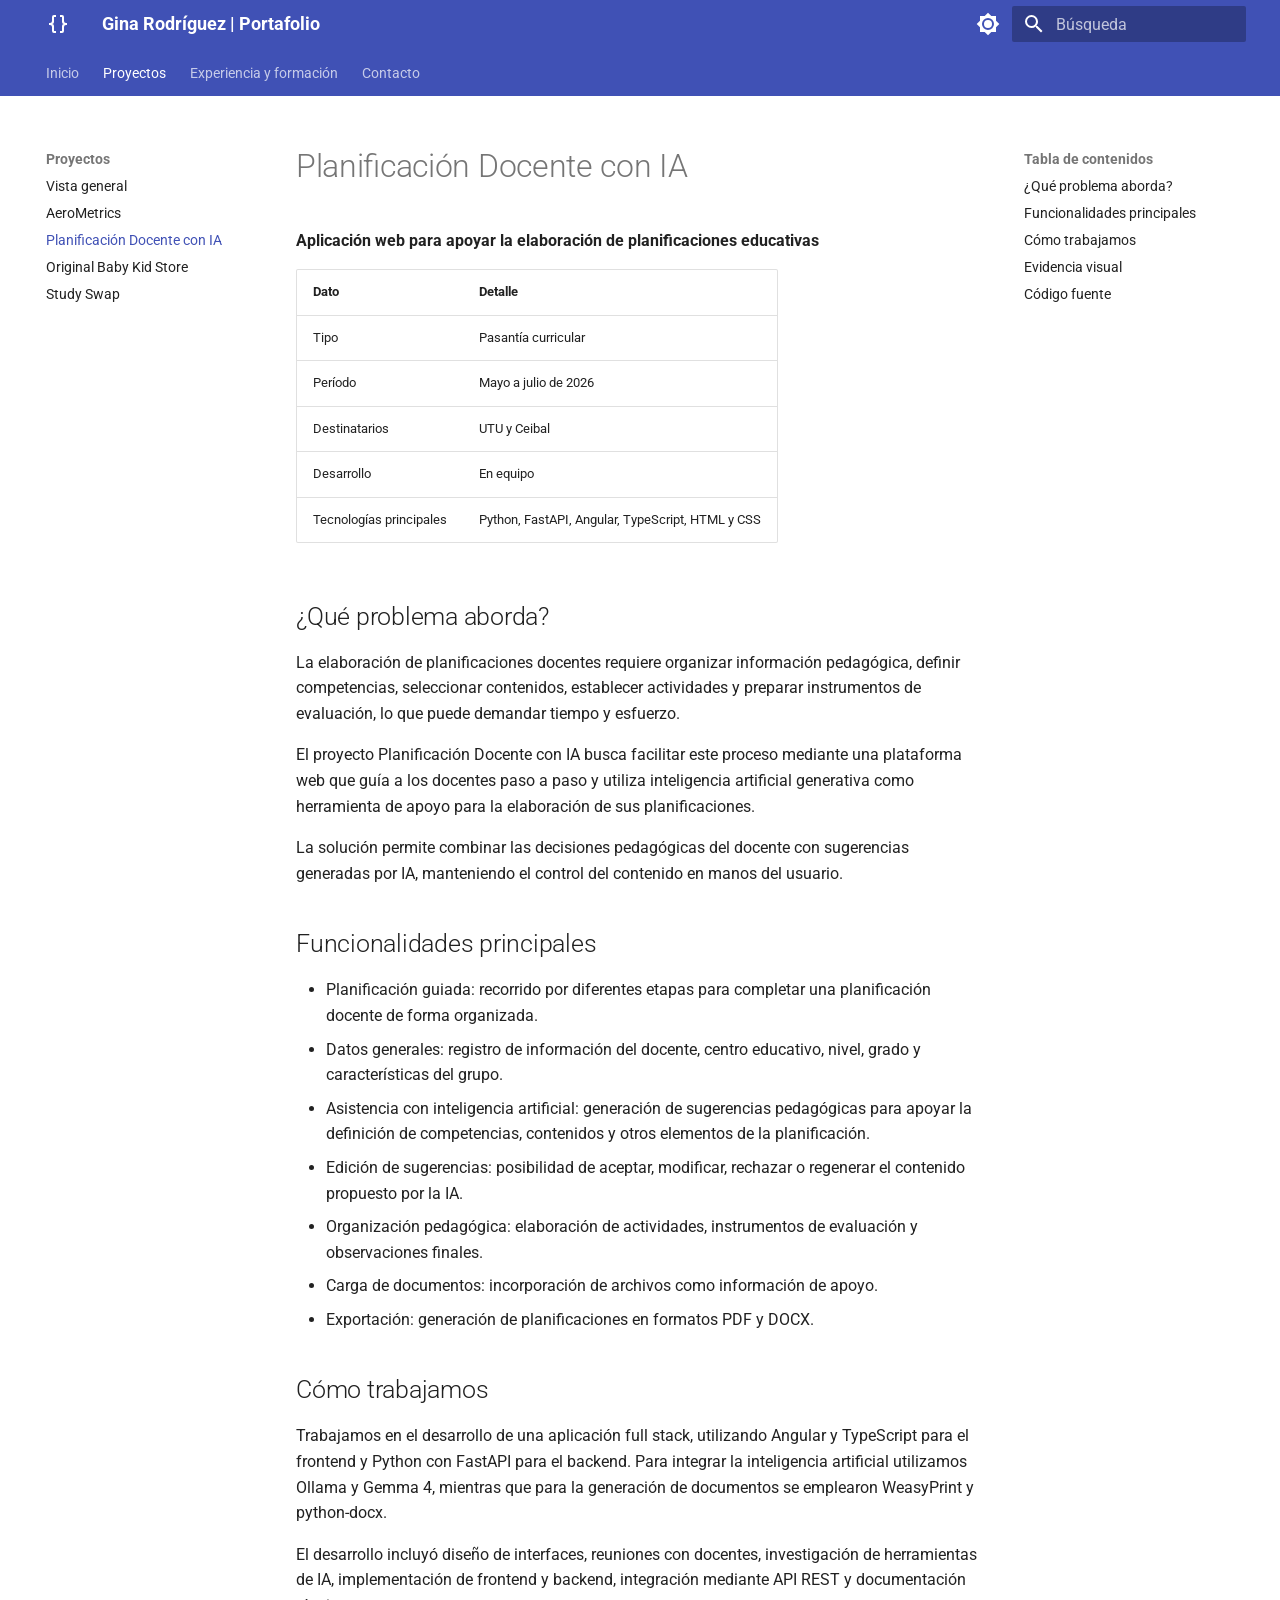
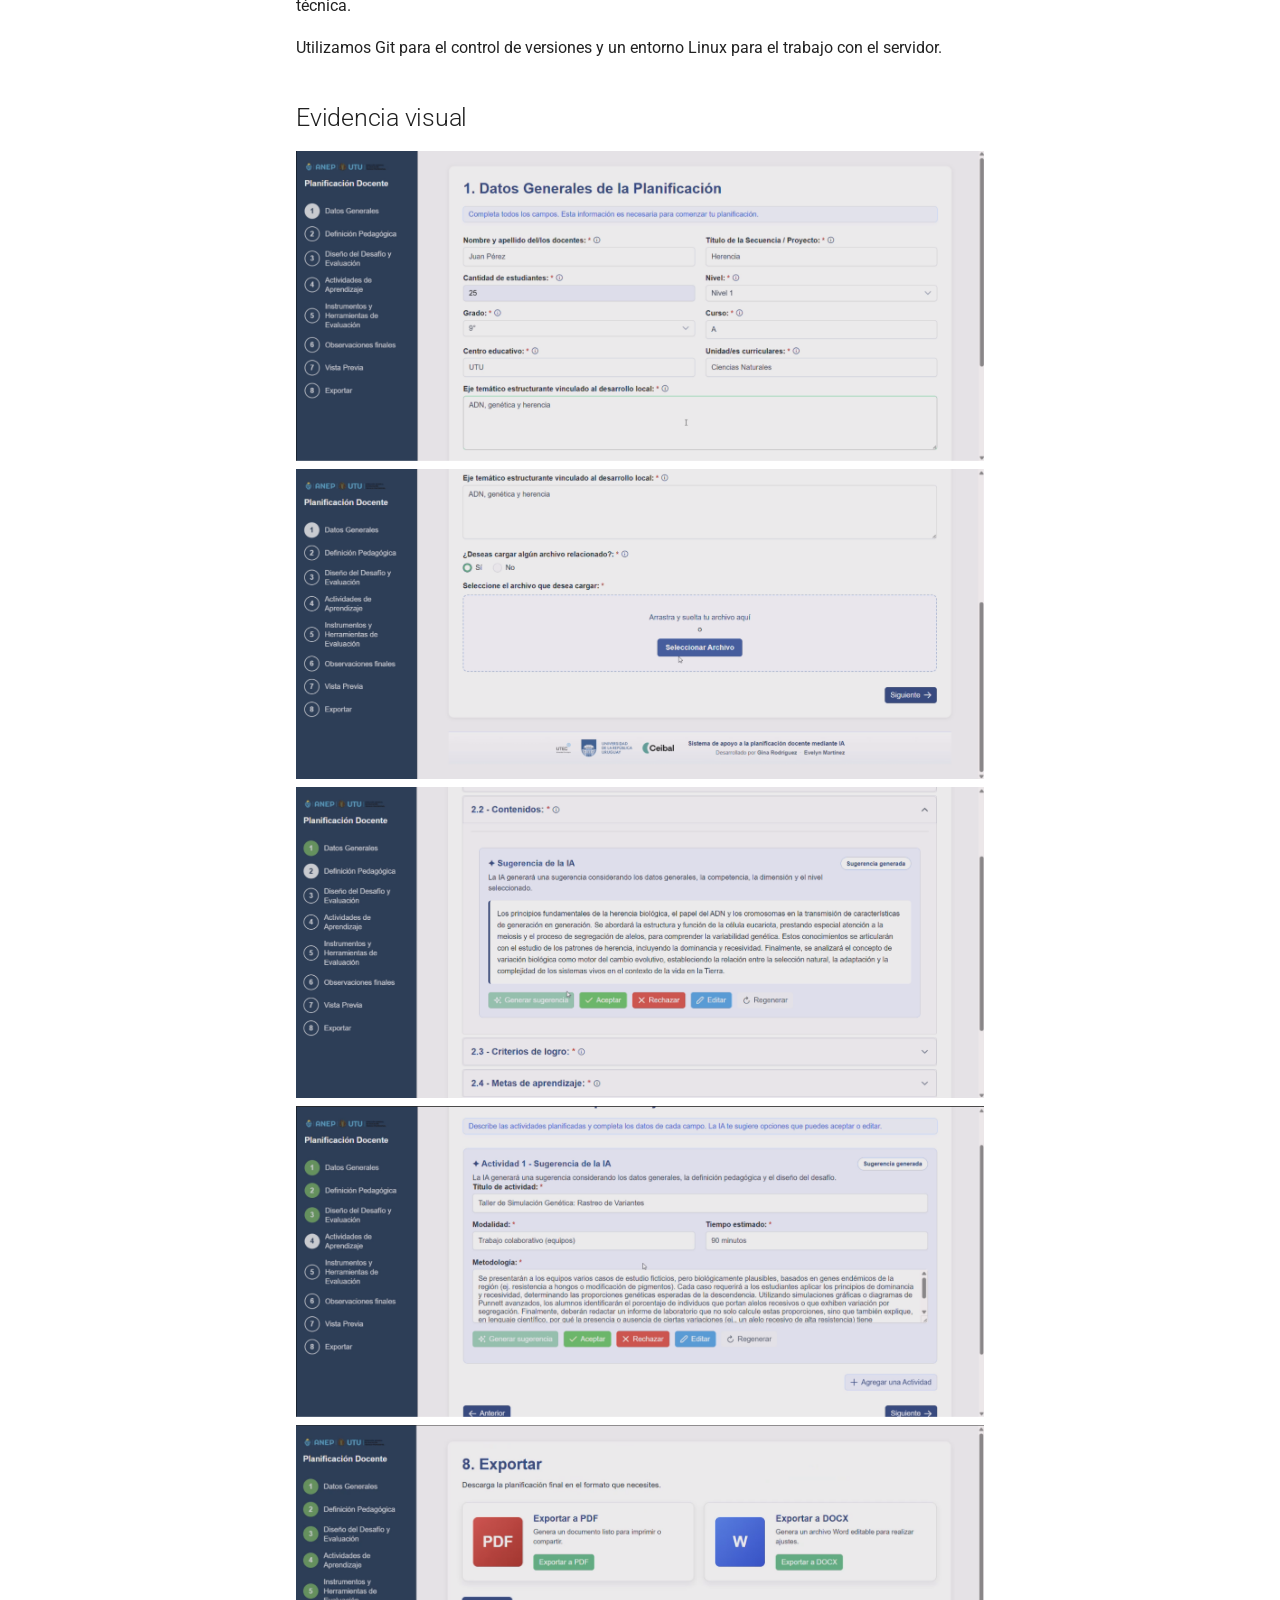
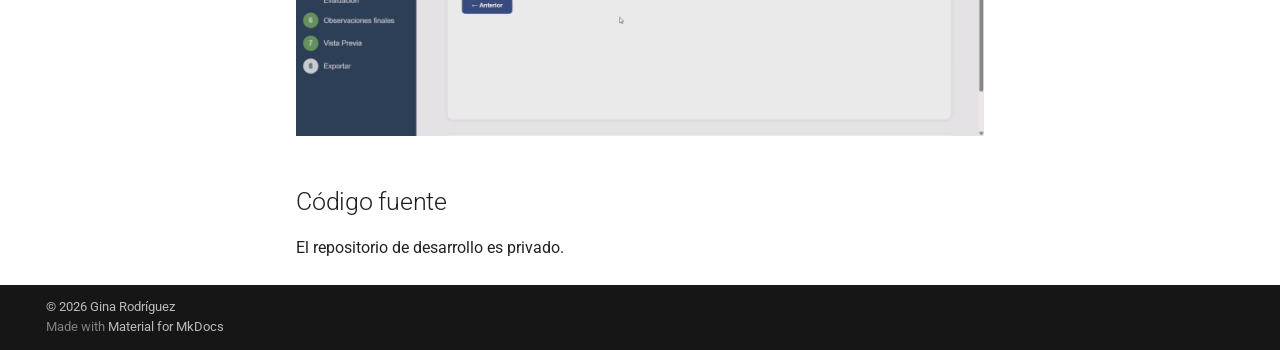
<file: proyectos/planificacion-docente/index.html>
<!doctype html>
<html lang="es" class="no-js">
  <head>
    
      <meta charset="utf-8">
      <meta name="viewport" content="width=device-width,initial-scale=1">
      
        <meta name="description" content="Portafolio profesional de Gina Rodríguez, estudiante de Tecnólogo en Informática">
      
      
        <meta name="author" content="Gina Rodríguez">
      
      
        <link rel="canonical" href="https://ginarodriguez2005.github.io/Portafolio/proyectos/planificacion-docente/">
      
      
        <link rel="prev" href="../aerometrics/">
      
      
        <link rel="next" href="../original-baby-kid-store/">
      
      
        
      
      
      <link rel="icon" href="../../assets/images/favicon.png">
      <meta name="generator" content="mkdocs-1.6.1, mkdocs-material-9.8.0">
    
    
      
        <title>Planificación Docente con IA - Gina Rodríguez | Portafolio</title>
      
    
    
      <link rel="stylesheet" href="../../assets/stylesheets/main.57a0d79d.min.css">
      
        
        <link rel="stylesheet" href="../../assets/stylesheets/palette.fb2fffe2.min.css">
      
      


    
    
      
    
    
      
        
        
        <link rel="preconnect" href="https://fonts.gstatic.com" crossorigin>
        <link rel="stylesheet" href="https://fonts.googleapis.com/css?family=Roboto:300,300i,400,400i,700,700i%7CRoboto+Mono:400,400i,700,700i&display=fallback">
        <style>:root{--md-text-font:"Roboto";--md-code-font:"Roboto Mono"}</style>
      
    
    
      <link rel="stylesheet" href="../../assets/estilos.css">
    
    <script>__md_scope=new URL("../..",location),__md_hash=e=>[...e].reduce(((e,_)=>(e<<5)-e+_.charCodeAt(0)),0),__md_get=(e,_=localStorage,t=__md_scope)=>JSON.parse(_.getItem(t.pathname+"."+e)),__md_set=(e,_,t=localStorage,a=__md_scope)=>{try{t.setItem(a.pathname+"."+e,JSON.stringify(_))}catch(e){}}</script>
    
      

    
    
  </head>
  
  
    
    
      
    
    
    
    
    <body dir="ltr" data-md-color-scheme="default" data-md-color-primary="indigo" data-md-color-accent="indigo">
  
    
    <input class="md-toggle" data-md-toggle="drawer" type="checkbox" id="__drawer" autocomplete="off">
    <input class="md-toggle" data-md-toggle="search" type="checkbox" id="__search" autocomplete="off">
    <label class="md-overlay" for="__drawer"></label>
    <div data-md-component="skip">
      
        
        <a href="#planificacion-docente-con-ia" class="md-skip">
          Saltar a contenido
        </a>
      
    </div>
    <div data-md-component="announce">
      
    </div>
    
    
      

<header class="md-header" data-md-component="header">
  <nav class="md-header__inner md-grid" aria-label="Cabecera">
    <a href="../.." title="Gina Rodríguez | Portafolio" class="md-header__button md-logo" aria-label="Gina Rodríguez | Portafolio" data-md-component="logo">
      
  
  <svg xmlns="http://www.w3.org/2000/svg" viewBox="0 0 24 24"><path d="M8 3a2 2 0 0 0-2 2v4a2 2 0 0 1-2 2H3v2h1a2 2 0 0 1 2 2v4a2 2 0 0 0 2 2h2v-2H8v-5a2 2 0 0 0-2-2 2 2 0 0 0 2-2V5h2V3m6 0a2 2 0 0 1 2 2v4a2 2 0 0 0 2 2h1v2h-1a2 2 0 0 0-2 2v4a2 2 0 0 1-2 2h-2v-2h2v-5a2 2 0 0 1 2-2 2 2 0 0 1-2-2V5h-2V3z"/></svg>

    </a>
    <label class="md-header__button md-icon" for="__drawer">
      
      <svg xmlns="http://www.w3.org/2000/svg" viewBox="0 0 24 24"><path d="M3 6h18v2H3zm0 5h18v2H3zm0 5h18v2H3z"/></svg>
    </label>
    <div class="md-header__title" data-md-component="header-title">
      <div class="md-header__ellipsis">
        <div class="md-header__topic">
          <span class="md-ellipsis">
            Gina Rodríguez | Portafolio
          </span>
        </div>
        <div class="md-header__topic" data-md-component="header-topic">
          <span class="md-ellipsis">
            
              Planificación Docente con IA
            
          </span>
        </div>
      </div>
    </div>
    
      
        <form class="md-header__option" data-md-component="palette">
  
    
    
    
    <input class="md-option" data-md-color-media="" data-md-color-scheme="default" data-md-color-primary="indigo" data-md-color-accent="indigo"  aria-label="Cambiar a modo oscuro"  type="radio" name="__palette" id="__palette_0">
    
      <label class="md-header__button md-icon" title="Cambiar a modo oscuro" for="__palette_1" hidden>
        <svg xmlns="http://www.w3.org/2000/svg" viewBox="0 0 24 24"><path d="M12 8a4 4 0 0 0-4 4 4 4 0 0 0 4 4 4 4 0 0 0 4-4 4 4 0 0 0-4-4m0 10a6 6 0 0 1-6-6 6 6 0 0 1 6-6 6 6 0 0 1 6 6 6 6 0 0 1-6 6m8-9.31V4h-4.69L12 .69 8.69 4H4v4.69L.69 12 4 15.31V20h4.69L12 23.31 15.31 20H20v-4.69L23.31 12z"/></svg>
      </label>
    
  
    
    
    
    <input class="md-option" data-md-color-media="" data-md-color-scheme="slate" data-md-color-primary="indigo" data-md-color-accent="indigo"  aria-label="Cambiar a modo claro"  type="radio" name="__palette" id="__palette_1">
    
      <label class="md-header__button md-icon" title="Cambiar a modo claro" for="__palette_0" hidden>
        <svg xmlns="http://www.w3.org/2000/svg" viewBox="0 0 24 24"><path d="M12 18c-.89 0-1.74-.2-2.5-.55C11.56 16.5 13 14.42 13 12s-1.44-4.5-3.5-5.45C10.26 6.2 11.11 6 12 6a6 6 0 0 1 6 6 6 6 0 0 1-6 6m8-9.31V4h-4.69L12 .69 8.69 4H4v4.69L.69 12 4 15.31V20h4.69L12 23.31 15.31 20H20v-4.69L23.31 12z"/></svg>
      </label>
    
  
</form>
      
    
    
      <script>var palette=__md_get("__palette");if(palette&&palette.color){if("(prefers-color-scheme)"===palette.color.media){var media=matchMedia("(prefers-color-scheme: light)"),input=document.querySelector(media.matches?"[data-md-color-media='(prefers-color-scheme: light)']":"[data-md-color-media='(prefers-color-scheme: dark)']");palette.color.media=input.getAttribute("data-md-color-media"),palette.color.scheme=input.getAttribute("data-md-color-scheme"),palette.color.primary=input.getAttribute("data-md-color-primary"),palette.color.accent=input.getAttribute("data-md-color-accent")}for(var[key,value]of Object.entries(palette.color))document.body.setAttribute("data-md-color-"+key,value)}</script>
    
    
    
      
      
        <label class="md-header__button md-icon" for="__search">
          
          <svg xmlns="http://www.w3.org/2000/svg" viewBox="0 0 24 24"><path d="M9.5 3A6.5 6.5 0 0 1 16 9.5c0 1.61-.59 3.09-1.56 4.23l.27.27h.79l5 5-1.5 1.5-5-5v-.79l-.27-.27A6.52 6.52 0 0 1 9.5 16 6.5 6.5 0 0 1 3 9.5 6.5 6.5 0 0 1 9.5 3m0 2C7 5 5 7 5 9.5S7 14 9.5 14 14 12 14 9.5 12 5 9.5 5"/></svg>
        </label>
        <div class="md-search" data-md-component="search" role="dialog">
  <label class="md-search__overlay" for="__search"></label>
  <div class="md-search__inner" role="search">
    <form class="md-search__form" name="search">
      <input type="text" class="md-search__input" name="query" aria-label="Búsqueda" placeholder="Búsqueda" autocapitalize="off" autocorrect="off" autocomplete="off" spellcheck="false" data-md-component="search-query" required>
      <label class="md-search__icon md-icon" for="__search">
        
        <svg xmlns="http://www.w3.org/2000/svg" viewBox="0 0 24 24"><path d="M9.5 3A6.5 6.5 0 0 1 16 9.5c0 1.61-.59 3.09-1.56 4.23l.27.27h.79l5 5-1.5 1.5-5-5v-.79l-.27-.27A6.52 6.52 0 0 1 9.5 16 6.5 6.5 0 0 1 3 9.5 6.5 6.5 0 0 1 9.5 3m0 2C7 5 5 7 5 9.5S7 14 9.5 14 14 12 14 9.5 12 5 9.5 5"/></svg>
        
        <svg xmlns="http://www.w3.org/2000/svg" viewBox="0 0 24 24"><path d="M20 11v2H8l5.5 5.5-1.42 1.42L4.16 12l7.92-7.92L13.5 5.5 8 11z"/></svg>
      </label>
      <nav class="md-search__options" aria-label="Buscar">
        
        <button type="reset" class="md-search__icon md-icon" title="Limpiar" aria-label="Limpiar" tabindex="-1">
          
          <svg xmlns="http://www.w3.org/2000/svg" viewBox="0 0 24 24"><path d="M19 6.41 17.59 5 12 10.59 6.41 5 5 6.41 10.59 12 5 17.59 6.41 19 12 13.41 17.59 19 19 17.59 13.41 12z"/></svg>
        </button>
      </nav>
      
    </form>
    <div class="md-search__output">
      <div class="md-search__scrollwrap" tabindex="0" data-md-scrollfix>
        <div class="md-search-result" data-md-component="search-result">
          <div class="md-search-result__meta">
            Inicializando búsqueda
          </div>
          <ol class="md-search-result__list" role="presentation"></ol>
        </div>
      </div>
    </div>
  </div>
</div>
      
    
    
  </nav>
  
</header>
    
    <div class="md-container" data-md-component="container">
      
      
        
          
            
<nav class="md-tabs" aria-label="Pestañas" data-md-component="tabs">
  <div class="md-grid">
    <ul class="md-tabs__list">
      
        
  
  
  
  
    <li class="md-tabs__item">
      <a href="../.." class="md-tabs__link">
        
  
  
    
  
  Inicio

      </a>
    </li>
  

      
        
  
  
  
    
  
  
    
    
      <li class="md-tabs__item md-tabs__item--active">
        <a href="../" class="md-tabs__link">
          
  
  
  Proyectos

        </a>
      </li>
    
  

      
        
  
  
  
  
    <li class="md-tabs__item">
      <a href="../../experiencia/" class="md-tabs__link">
        
  
  
    
  
  Experiencia y formación

      </a>
    </li>
  

      
        
  
  
  
  
    <li class="md-tabs__item">
      <a href="../../contacto/" class="md-tabs__link">
        
  
  
    
  
  Contacto

      </a>
    </li>
  

      
    </ul>
  </div>
</nav>
          
        
      
      <main class="md-main" data-md-component="main">
        <div class="md-main__inner md-grid">
          
            
              
              <div class="md-sidebar md-sidebar--primary" data-md-component="sidebar" data-md-type="navigation" >
                <div class="md-sidebar__scrollwrap">
                  <div class="md-sidebar__inner">
                    


  


<nav class="md-nav md-nav--primary md-nav--lifted" aria-label="Navegación" data-md-level="0">
  <label class="md-nav__title" for="__drawer">
    <a href="../.." title="Gina Rodríguez | Portafolio" class="md-nav__button md-logo" aria-label="Gina Rodríguez | Portafolio" data-md-component="logo">
      
  
  <svg xmlns="http://www.w3.org/2000/svg" viewBox="0 0 24 24"><path d="M8 3a2 2 0 0 0-2 2v4a2 2 0 0 1-2 2H3v2h1a2 2 0 0 1 2 2v4a2 2 0 0 0 2 2h2v-2H8v-5a2 2 0 0 0-2-2 2 2 0 0 0 2-2V5h2V3m6 0a2 2 0 0 1 2 2v4a2 2 0 0 0 2 2h1v2h-1a2 2 0 0 0-2 2v4a2 2 0 0 1-2 2h-2v-2h2v-5a2 2 0 0 1 2-2 2 2 0 0 1-2-2V5h-2V3z"/></svg>

    </a>
    Gina Rodríguez | Portafolio
  </label>
  
  <ul class="md-nav__list" data-md-scrollfix>
    
      
      
  
  
  
  
    <li class="md-nav__item">
      <a href="../.." class="md-nav__link">
        
  
  
  <span class="md-ellipsis">
    
  
    Inicio
  

    
  </span>
  
  

      </a>
    </li>
  

    
      
      
  
  
    
  
  
  
    
    
    
    
      
        
        
      
      
        
      
    
    
    <li class="md-nav__item md-nav__item--active md-nav__item--section md-nav__item--nested">
      
        
        
        <input class="md-nav__toggle md-toggle " type="checkbox" id="__nav_2" checked>
        
          
          <label class="md-nav__link" for="__nav_2" id="__nav_2_label" tabindex="">
            
  
  
  <span class="md-ellipsis">
    
  
    Proyectos
  

    
  </span>
  
  

            <span class="md-nav__icon md-icon"></span>
          </label>
        
        <nav class="md-nav" data-md-level="1" aria-labelledby="__nav_2_label" aria-expanded="true">
          <label class="md-nav__title" for="__nav_2">
            <span class="md-nav__icon md-icon"></span>
            
  
    Proyectos
  

          </label>
          <ul class="md-nav__list" data-md-scrollfix>
            
              
                
  
  
  
  
    <li class="md-nav__item">
      <a href="../" class="md-nav__link">
        
  
  
  <span class="md-ellipsis">
    
  
    Vista general
  

    
  </span>
  
  

      </a>
    </li>
  

              
            
              
                
  
  
  
  
    <li class="md-nav__item">
      <a href="../aerometrics/" class="md-nav__link">
        
  
  
  <span class="md-ellipsis">
    
  
    AeroMetrics
  

    
  </span>
  
  

      </a>
    </li>
  

              
            
              
                
  
  
    
  
  
  
    <li class="md-nav__item md-nav__item--active">
      
      <input class="md-nav__toggle md-toggle" type="checkbox" id="__toc">
      
      
        
      
      
        <label class="md-nav__link md-nav__link--active" for="__toc">
          
  
  
  <span class="md-ellipsis">
    
  
    Planificación Docente con IA
  

    
  </span>
  
  

          <span class="md-nav__icon md-icon"></span>
        </label>
      
      <a href="./" class="md-nav__link md-nav__link--active">
        
  
  
  <span class="md-ellipsis">
    
  
    Planificación Docente con IA
  

    
  </span>
  
  

      </a>
      
        

<nav class="md-nav md-nav--secondary" aria-label="Tabla de contenidos">
  
  
  
    
  
  
    <label class="md-nav__title" for="__toc">
      <span class="md-nav__icon md-icon"></span>
      Tabla de contenidos
    </label>
    <ul class="md-nav__list" data-md-component="toc" data-md-scrollfix>
      
        <li class="md-nav__item">
  <a href="#que-problema-aborda" class="md-nav__link">
    <span class="md-ellipsis">
      
        ¿Qué problema aborda?
      
    </span>
  </a>
  
</li>
      
        <li class="md-nav__item">
  <a href="#funcionalidades-principales" class="md-nav__link">
    <span class="md-ellipsis">
      
        Funcionalidades principales
      
    </span>
  </a>
  
</li>
      
        <li class="md-nav__item">
  <a href="#como-trabajamos" class="md-nav__link">
    <span class="md-ellipsis">
      
        Cómo trabajamos
      
    </span>
  </a>
  
</li>
      
        <li class="md-nav__item">
  <a href="#evidencia-visual" class="md-nav__link">
    <span class="md-ellipsis">
      
        Evidencia visual
      
    </span>
  </a>
  
</li>
      
        <li class="md-nav__item">
  <a href="#codigo-fuente" class="md-nav__link">
    <span class="md-ellipsis">
      
        Código fuente
      
    </span>
  </a>
  
</li>
      
    </ul>
  
</nav>
      
    </li>
  

              
            
              
                
  
  
  
  
    <li class="md-nav__item">
      <a href="../original-baby-kid-store/" class="md-nav__link">
        
  
  
  <span class="md-ellipsis">
    
  
    Original Baby Kid Store
  

    
  </span>
  
  

      </a>
    </li>
  

              
            
              
                
  
  
  
  
    <li class="md-nav__item">
      <a href="../study-swap/" class="md-nav__link">
        
  
  
  <span class="md-ellipsis">
    
  
    Study Swap
  

    
  </span>
  
  

      </a>
    </li>
  

              
            
          </ul>
        </nav>
      
    </li>
  

    
      
      
  
  
  
  
    <li class="md-nav__item">
      <a href="../../experiencia/" class="md-nav__link">
        
  
  
  <span class="md-ellipsis">
    
  
    Experiencia y formación
  

    
  </span>
  
  

      </a>
    </li>
  

    
      
      
  
  
  
  
    <li class="md-nav__item">
      <a href="../../contacto/" class="md-nav__link">
        
  
  
  <span class="md-ellipsis">
    
  
    Contacto
  

    
  </span>
  
  

      </a>
    </li>
  

    
  </ul>
</nav>
                  </div>
                </div>
              </div>
            
            
              
              <div class="md-sidebar md-sidebar--secondary" data-md-component="sidebar" data-md-type="toc" >
                <div class="md-sidebar__scrollwrap">
                  <div class="md-sidebar__inner">
                    

<nav class="md-nav md-nav--secondary" aria-label="Tabla de contenidos">
  
  
  
    
  
  
    <label class="md-nav__title" for="__toc">
      <span class="md-nav__icon md-icon"></span>
      Tabla de contenidos
    </label>
    <ul class="md-nav__list" data-md-component="toc" data-md-scrollfix>
      
        <li class="md-nav__item">
  <a href="#que-problema-aborda" class="md-nav__link">
    <span class="md-ellipsis">
      
        ¿Qué problema aborda?
      
    </span>
  </a>
  
</li>
      
        <li class="md-nav__item">
  <a href="#funcionalidades-principales" class="md-nav__link">
    <span class="md-ellipsis">
      
        Funcionalidades principales
      
    </span>
  </a>
  
</li>
      
        <li class="md-nav__item">
  <a href="#como-trabajamos" class="md-nav__link">
    <span class="md-ellipsis">
      
        Cómo trabajamos
      
    </span>
  </a>
  
</li>
      
        <li class="md-nav__item">
  <a href="#evidencia-visual" class="md-nav__link">
    <span class="md-ellipsis">
      
        Evidencia visual
      
    </span>
  </a>
  
</li>
      
        <li class="md-nav__item">
  <a href="#codigo-fuente" class="md-nav__link">
    <span class="md-ellipsis">
      
        Código fuente
      
    </span>
  </a>
  
</li>
      
    </ul>
  
</nav>
                  </div>
                </div>
              </div>
            
          
          
            <div class="md-content" data-md-component="content">
              
              <article class="md-content__inner md-typeset">
                
                  



<h1 id="planificacion-docente-con-ia">Planificación Docente con IA<a class="headerlink" href="#planificacion-docente-con-ia" title="Permanent link">&para;</a></h1>
<p><strong>Aplicación web para apoyar la elaboración de planificaciones educativas</strong></p>
<table>
<thead>
<tr>
<th>Dato</th>
<th>Detalle</th>
</tr>
</thead>
<tbody>
<tr>
<td>Tipo</td>
<td>Pasantía curricular</td>
</tr>
<tr>
<td>Período</td>
<td>Mayo a julio de 2026</td>
</tr>
<tr>
<td>Destinatarios</td>
<td>UTU y Ceibal</td>
</tr>
<tr>
<td>Desarrollo</td>
<td>En equipo</td>
</tr>
<tr>
<td>Tecnologías principales</td>
<td>Python, FastAPI, Angular, TypeScript, HTML y CSS</td>
</tr>
</tbody>
</table>
<h2 id="que-problema-aborda">¿Qué problema aborda?<a class="headerlink" href="#que-problema-aborda" title="Permanent link">&para;</a></h2>
<p>La elaboración de planificaciones docentes requiere organizar información pedagógica, definir competencias, seleccionar contenidos, establecer actividades y preparar instrumentos de evaluación, lo que puede demandar tiempo y esfuerzo.</p>
<p>El proyecto Planificación Docente con IA busca facilitar este proceso mediante una plataforma web que guía a los docentes paso a paso y utiliza inteligencia artificial generativa como herramienta de apoyo para la elaboración de sus planificaciones.</p>
<p>La solución permite combinar las decisiones pedagógicas del docente con sugerencias generadas por IA, manteniendo el control del contenido en manos del usuario.</p>
<h2 id="funcionalidades-principales">Funcionalidades principales<a class="headerlink" href="#funcionalidades-principales" title="Permanent link">&para;</a></h2>
<ul>
<li>Planificación guiada: recorrido por diferentes etapas para completar una planificación docente de forma organizada.</li>
<li>Datos generales: registro de información del docente, centro educativo, nivel, grado y características del grupo.</li>
<li>Asistencia con inteligencia artificial: generación de sugerencias pedagógicas para apoyar la definición de competencias, contenidos y otros elementos de la planificación.</li>
<li>Edición de sugerencias: posibilidad de aceptar, modificar, rechazar o regenerar el contenido propuesto por la IA.</li>
<li>Organización pedagógica: elaboración de actividades, instrumentos de evaluación y observaciones finales.</li>
<li>Carga de documentos: incorporación de archivos como información de apoyo.</li>
<li>Exportación: generación de planificaciones en formatos PDF y DOCX.</li>
</ul>
<h2 id="como-trabajamos">Cómo trabajamos<a class="headerlink" href="#como-trabajamos" title="Permanent link">&para;</a></h2>
<p>Trabajamos en el desarrollo de una aplicación full stack, utilizando Angular y TypeScript para el frontend y Python con FastAPI para el backend. Para integrar la inteligencia artificial utilizamos Ollama y Gemma 4, mientras que para la generación de documentos se emplearon WeasyPrint y python-docx.</p>
<p>El desarrollo incluyó diseño de interfaces, reuniones con docentes, investigación de herramientas de IA, implementación de frontend y backend, integración mediante API REST y documentación técnica.</p>
<p>Utilizamos Git para el control de versiones y un entorno Linux para el trabajo con el servidor.</p>
<h2 id="evidencia-visual">Evidencia visual<a class="headerlink" href="#evidencia-visual" title="Permanent link">&para;</a></h2>
<p><img alt="Pantalla de creación de una planificación" src="../../assets/images/PlanificadorDocente-Datos.png" />
<img alt="Pantalla de importación de material" src="../../assets/images/PlanificadorDocente-Importacion.png" />
<img alt="Pantalla de ejemplo de ayuda mediante IA" src="../../assets/images/PlanificadorDocente-RespuestaIA.png" />
<img alt="Pantalla de actividades" src="../../assets/images/PlanificadorDocente-Actividades.png" />
<img alt="Pantalla de exportación" src="../../assets/images/PlanificadorDocente-Exportacion.png" /></p>
<h2 id="codigo-fuente">Código fuente<a class="headerlink" href="#codigo-fuente" title="Permanent link">&para;</a></h2>
<p>El repositorio de desarrollo es privado. </p>












                
              </article>
            </div>
          
          
<script>var target=document.getElementById(location.hash.slice(1));target&&target.name&&(target.checked=target.name.startsWith("__tabbed_"))</script>
        </div>
        
          <button type="button" class="md-top md-icon" data-md-component="top" hidden>
  
  <svg xmlns="http://www.w3.org/2000/svg" viewBox="0 0 24 24"><path d="M13 20h-2V8l-5.5 5.5-1.42-1.42L12 4.16l7.92 7.92-1.42 1.42L13 8z"/></svg>
  Volver al principio
</button>
        
      </main>
      
        <footer class="md-footer">
  
  <div class="md-footer-meta md-typeset">
    <div class="md-footer-meta__inner md-grid">
      <div class="md-copyright">
  
    <div class="md-copyright__highlight">
      © 2026 Gina Rodríguez
    </div>
  
  
    Made with
    <a href="https://squidfunk.github.io/mkdocs-material/" target="_blank" rel="noopener">
      Material for MkDocs
    </a>
  
</div>
      
    </div>
  </div>
</footer>
      
    </div>
    <div class="md-dialog" data-md-component="dialog">
      <div class="md-dialog__inner md-typeset"></div>
    </div>
    
    
    
      
      
      <script id="__config" type="application/json">{"annotate": null, "base": "../..", "features": ["navigation.tabs", "navigation.sections", "navigation.top", "content.code.copy"], "search": "../../assets/javascripts/workers/search.a7633da7.min.js", "tags": null, "translations": {"clipboard.copied": "Copiado al portapapeles", "clipboard.copy": "Copiar al portapapeles", "search.result.more.one": "1 m\u00e1s en esta p\u00e1gina", "search.result.more.other": "# m\u00e1s en esta p\u00e1gina", "search.result.none": "No se encontraron documentos", "search.result.one": "1 documento encontrado", "search.result.other": "# documentos encontrados", "search.result.placeholder": "Teclee para comenzar b\u00fasqueda", "search.result.term.missing": "Falta", "select.version": "Seleccionar versi\u00f3n"}, "version": null}</script>
    
    
      <script src="../../assets/javascripts/bundle.c21346df.min.js"></script>
      
    
  </body>
</html>
</file>
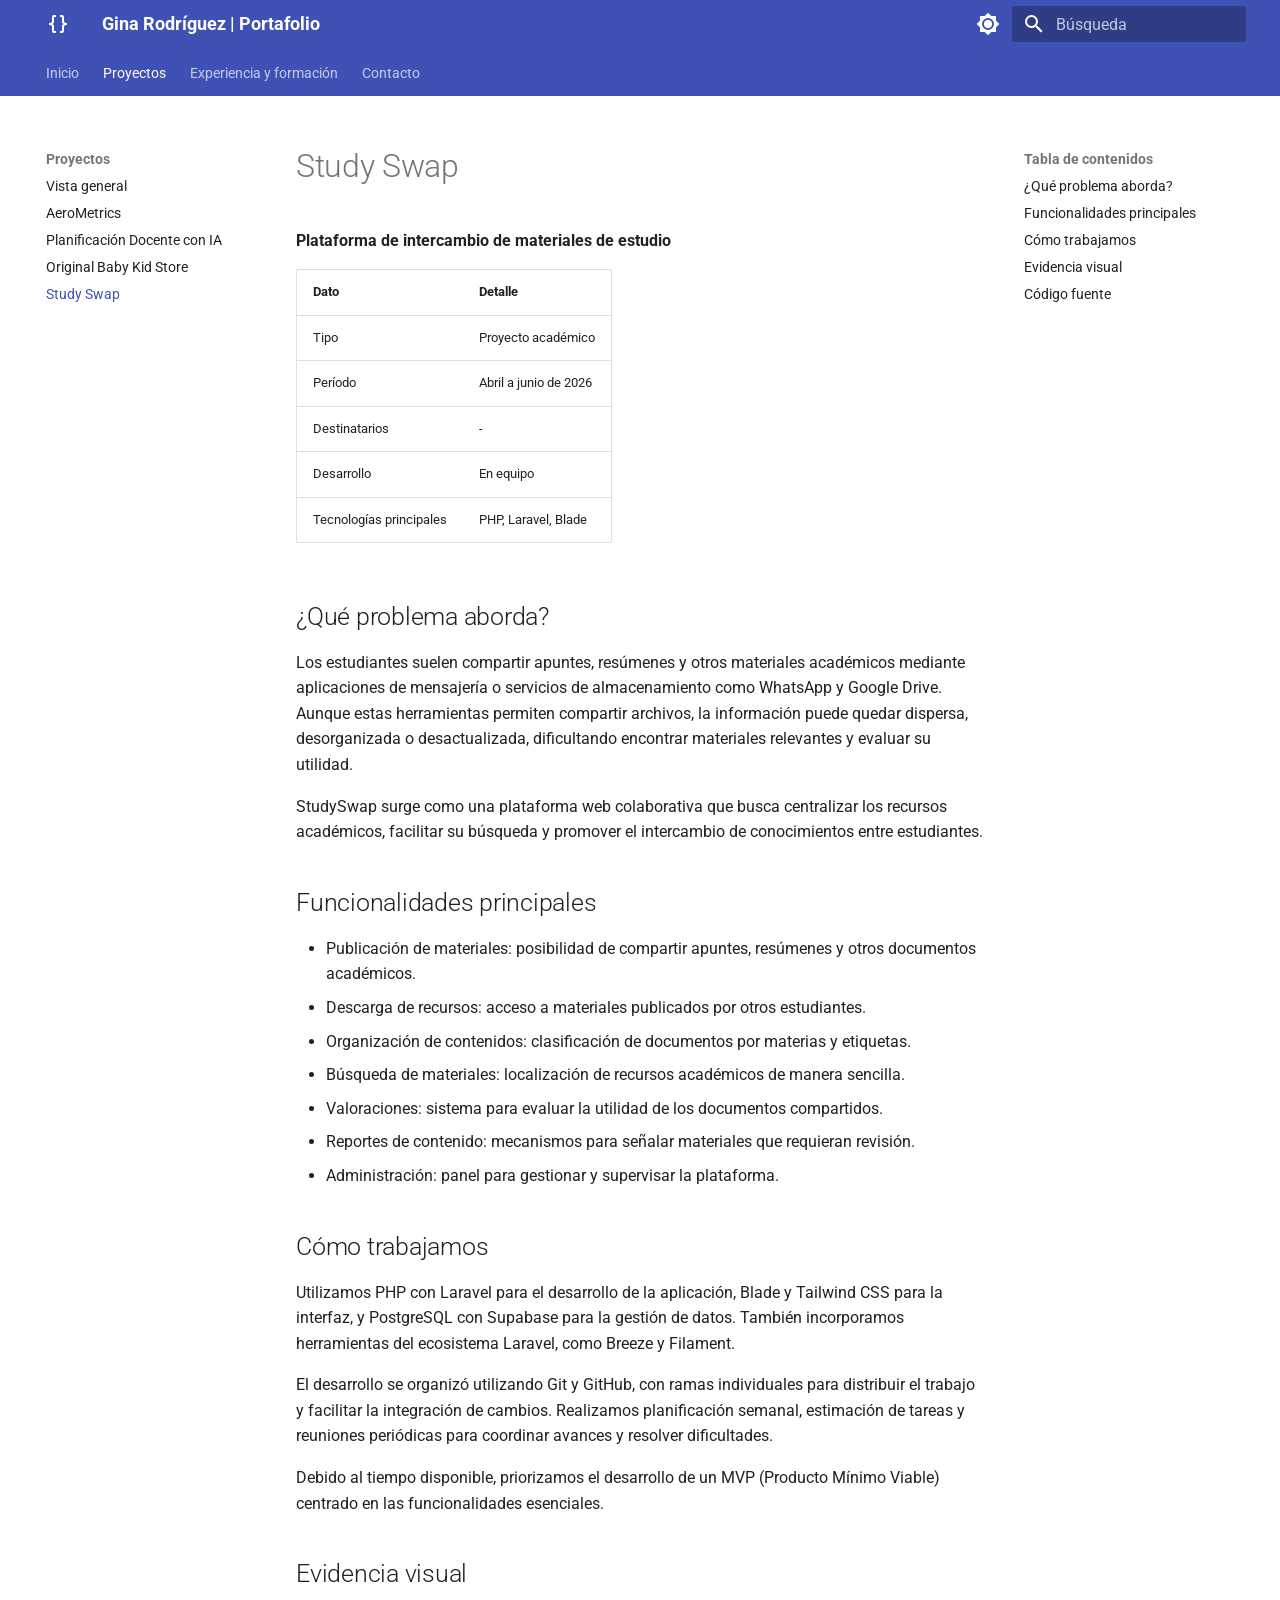
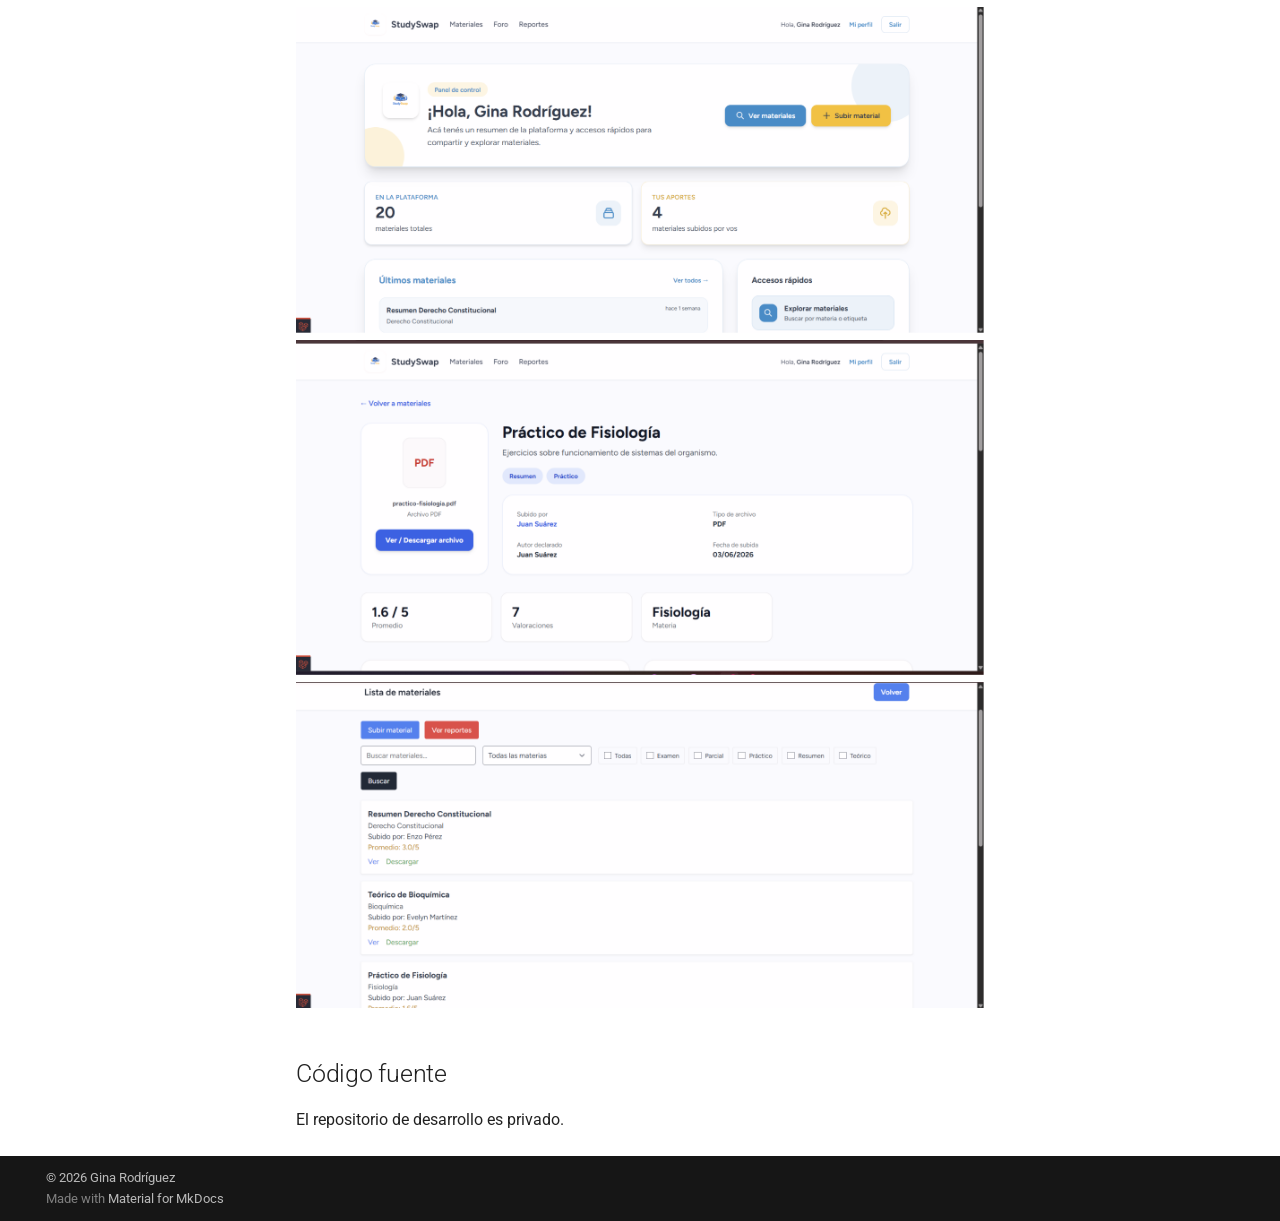
<file: proyectos/study-swap/index.html>
<!doctype html>
<html lang="es" class="no-js">
  <head>
    
      <meta charset="utf-8">
      <meta name="viewport" content="width=device-width,initial-scale=1">
      
        <meta name="description" content="Portafolio profesional de Gina Rodríguez, estudiante de Tecnólogo en Informática">
      
      
        <meta name="author" content="Gina Rodríguez">
      
      
        <link rel="canonical" href="https://ginarodriguez2005.github.io/Portafolio/proyectos/study-swap/">
      
      
        <link rel="prev" href="../original-baby-kid-store/">
      
      
        <link rel="next" href="../../experiencia/">
      
      
        
      
      
      <link rel="icon" href="../../assets/images/favicon.png">
      <meta name="generator" content="mkdocs-1.6.1, mkdocs-material-9.8.0">
    
    
      
        <title>Study Swap - Gina Rodríguez | Portafolio</title>
      
    
    
      <link rel="stylesheet" href="../../assets/stylesheets/main.57a0d79d.min.css">
      
        
        <link rel="stylesheet" href="../../assets/stylesheets/palette.fb2fffe2.min.css">
      
      


    
    
      
    
    
      
        
        
        <link rel="preconnect" href="https://fonts.gstatic.com" crossorigin>
        <link rel="stylesheet" href="https://fonts.googleapis.com/css?family=Roboto:300,300i,400,400i,700,700i%7CRoboto+Mono:400,400i,700,700i&display=fallback">
        <style>:root{--md-text-font:"Roboto";--md-code-font:"Roboto Mono"}</style>
      
    
    
      <link rel="stylesheet" href="../../assets/estilos.css">
    
    <script>__md_scope=new URL("../..",location),__md_hash=e=>[...e].reduce(((e,_)=>(e<<5)-e+_.charCodeAt(0)),0),__md_get=(e,_=localStorage,t=__md_scope)=>JSON.parse(_.getItem(t.pathname+"."+e)),__md_set=(e,_,t=localStorage,a=__md_scope)=>{try{t.setItem(a.pathname+"."+e,JSON.stringify(_))}catch(e){}}</script>
    
      

    
    
  </head>
  
  
    
    
      
    
    
    
    
    <body dir="ltr" data-md-color-scheme="default" data-md-color-primary="indigo" data-md-color-accent="indigo">
  
    
    <input class="md-toggle" data-md-toggle="drawer" type="checkbox" id="__drawer" autocomplete="off">
    <input class="md-toggle" data-md-toggle="search" type="checkbox" id="__search" autocomplete="off">
    <label class="md-overlay" for="__drawer"></label>
    <div data-md-component="skip">
      
        
        <a href="#study-swap" class="md-skip">
          Saltar a contenido
        </a>
      
    </div>
    <div data-md-component="announce">
      
    </div>
    
    
      

<header class="md-header" data-md-component="header">
  <nav class="md-header__inner md-grid" aria-label="Cabecera">
    <a href="../.." title="Gina Rodríguez | Portafolio" class="md-header__button md-logo" aria-label="Gina Rodríguez | Portafolio" data-md-component="logo">
      
  
  <svg xmlns="http://www.w3.org/2000/svg" viewBox="0 0 24 24"><path d="M8 3a2 2 0 0 0-2 2v4a2 2 0 0 1-2 2H3v2h1a2 2 0 0 1 2 2v4a2 2 0 0 0 2 2h2v-2H8v-5a2 2 0 0 0-2-2 2 2 0 0 0 2-2V5h2V3m6 0a2 2 0 0 1 2 2v4a2 2 0 0 0 2 2h1v2h-1a2 2 0 0 0-2 2v4a2 2 0 0 1-2 2h-2v-2h2v-5a2 2 0 0 1 2-2 2 2 0 0 1-2-2V5h-2V3z"/></svg>

    </a>
    <label class="md-header__button md-icon" for="__drawer">
      
      <svg xmlns="http://www.w3.org/2000/svg" viewBox="0 0 24 24"><path d="M3 6h18v2H3zm0 5h18v2H3zm0 5h18v2H3z"/></svg>
    </label>
    <div class="md-header__title" data-md-component="header-title">
      <div class="md-header__ellipsis">
        <div class="md-header__topic">
          <span class="md-ellipsis">
            Gina Rodríguez | Portafolio
          </span>
        </div>
        <div class="md-header__topic" data-md-component="header-topic">
          <span class="md-ellipsis">
            
              Study Swap
            
          </span>
        </div>
      </div>
    </div>
    
      
        <form class="md-header__option" data-md-component="palette">
  
    
    
    
    <input class="md-option" data-md-color-media="" data-md-color-scheme="default" data-md-color-primary="indigo" data-md-color-accent="indigo"  aria-label="Cambiar a modo oscuro"  type="radio" name="__palette" id="__palette_0">
    
      <label class="md-header__button md-icon" title="Cambiar a modo oscuro" for="__palette_1" hidden>
        <svg xmlns="http://www.w3.org/2000/svg" viewBox="0 0 24 24"><path d="M12 8a4 4 0 0 0-4 4 4 4 0 0 0 4 4 4 4 0 0 0 4-4 4 4 0 0 0-4-4m0 10a6 6 0 0 1-6-6 6 6 0 0 1 6-6 6 6 0 0 1 6 6 6 6 0 0 1-6 6m8-9.31V4h-4.69L12 .69 8.69 4H4v4.69L.69 12 4 15.31V20h4.69L12 23.31 15.31 20H20v-4.69L23.31 12z"/></svg>
      </label>
    
  
    
    
    
    <input class="md-option" data-md-color-media="" data-md-color-scheme="slate" data-md-color-primary="indigo" data-md-color-accent="indigo"  aria-label="Cambiar a modo claro"  type="radio" name="__palette" id="__palette_1">
    
      <label class="md-header__button md-icon" title="Cambiar a modo claro" for="__palette_0" hidden>
        <svg xmlns="http://www.w3.org/2000/svg" viewBox="0 0 24 24"><path d="M12 18c-.89 0-1.74-.2-2.5-.55C11.56 16.5 13 14.42 13 12s-1.44-4.5-3.5-5.45C10.26 6.2 11.11 6 12 6a6 6 0 0 1 6 6 6 6 0 0 1-6 6m8-9.31V4h-4.69L12 .69 8.69 4H4v4.69L.69 12 4 15.31V20h4.69L12 23.31 15.31 20H20v-4.69L23.31 12z"/></svg>
      </label>
    
  
</form>
      
    
    
      <script>var palette=__md_get("__palette");if(palette&&palette.color){if("(prefers-color-scheme)"===palette.color.media){var media=matchMedia("(prefers-color-scheme: light)"),input=document.querySelector(media.matches?"[data-md-color-media='(prefers-color-scheme: light)']":"[data-md-color-media='(prefers-color-scheme: dark)']");palette.color.media=input.getAttribute("data-md-color-media"),palette.color.scheme=input.getAttribute("data-md-color-scheme"),palette.color.primary=input.getAttribute("data-md-color-primary"),palette.color.accent=input.getAttribute("data-md-color-accent")}for(var[key,value]of Object.entries(palette.color))document.body.setAttribute("data-md-color-"+key,value)}</script>
    
    
    
      
      
        <label class="md-header__button md-icon" for="__search">
          
          <svg xmlns="http://www.w3.org/2000/svg" viewBox="0 0 24 24"><path d="M9.5 3A6.5 6.5 0 0 1 16 9.5c0 1.61-.59 3.09-1.56 4.23l.27.27h.79l5 5-1.5 1.5-5-5v-.79l-.27-.27A6.52 6.52 0 0 1 9.5 16 6.5 6.5 0 0 1 3 9.5 6.5 6.5 0 0 1 9.5 3m0 2C7 5 5 7 5 9.5S7 14 9.5 14 14 12 14 9.5 12 5 9.5 5"/></svg>
        </label>
        <div class="md-search" data-md-component="search" role="dialog">
  <label class="md-search__overlay" for="__search"></label>
  <div class="md-search__inner" role="search">
    <form class="md-search__form" name="search">
      <input type="text" class="md-search__input" name="query" aria-label="Búsqueda" placeholder="Búsqueda" autocapitalize="off" autocorrect="off" autocomplete="off" spellcheck="false" data-md-component="search-query" required>
      <label class="md-search__icon md-icon" for="__search">
        
        <svg xmlns="http://www.w3.org/2000/svg" viewBox="0 0 24 24"><path d="M9.5 3A6.5 6.5 0 0 1 16 9.5c0 1.61-.59 3.09-1.56 4.23l.27.27h.79l5 5-1.5 1.5-5-5v-.79l-.27-.27A6.52 6.52 0 0 1 9.5 16 6.5 6.5 0 0 1 3 9.5 6.5 6.5 0 0 1 9.5 3m0 2C7 5 5 7 5 9.5S7 14 9.5 14 14 12 14 9.5 12 5 9.5 5"/></svg>
        
        <svg xmlns="http://www.w3.org/2000/svg" viewBox="0 0 24 24"><path d="M20 11v2H8l5.5 5.5-1.42 1.42L4.16 12l7.92-7.92L13.5 5.5 8 11z"/></svg>
      </label>
      <nav class="md-search__options" aria-label="Buscar">
        
        <button type="reset" class="md-search__icon md-icon" title="Limpiar" aria-label="Limpiar" tabindex="-1">
          
          <svg xmlns="http://www.w3.org/2000/svg" viewBox="0 0 24 24"><path d="M19 6.41 17.59 5 12 10.59 6.41 5 5 6.41 10.59 12 5 17.59 6.41 19 12 13.41 17.59 19 19 17.59 13.41 12z"/></svg>
        </button>
      </nav>
      
    </form>
    <div class="md-search__output">
      <div class="md-search__scrollwrap" tabindex="0" data-md-scrollfix>
        <div class="md-search-result" data-md-component="search-result">
          <div class="md-search-result__meta">
            Inicializando búsqueda
          </div>
          <ol class="md-search-result__list" role="presentation"></ol>
        </div>
      </div>
    </div>
  </div>
</div>
      
    
    
  </nav>
  
</header>
    
    <div class="md-container" data-md-component="container">
      
      
        
          
            
<nav class="md-tabs" aria-label="Pestañas" data-md-component="tabs">
  <div class="md-grid">
    <ul class="md-tabs__list">
      
        
  
  
  
  
    <li class="md-tabs__item">
      <a href="../.." class="md-tabs__link">
        
  
  
    
  
  Inicio

      </a>
    </li>
  

      
        
  
  
  
    
  
  
    
    
      <li class="md-tabs__item md-tabs__item--active">
        <a href="../" class="md-tabs__link">
          
  
  
  Proyectos

        </a>
      </li>
    
  

      
        
  
  
  
  
    <li class="md-tabs__item">
      <a href="../../experiencia/" class="md-tabs__link">
        
  
  
    
  
  Experiencia y formación

      </a>
    </li>
  

      
        
  
  
  
  
    <li class="md-tabs__item">
      <a href="../../contacto/" class="md-tabs__link">
        
  
  
    
  
  Contacto

      </a>
    </li>
  

      
    </ul>
  </div>
</nav>
          
        
      
      <main class="md-main" data-md-component="main">
        <div class="md-main__inner md-grid">
          
            
              
              <div class="md-sidebar md-sidebar--primary" data-md-component="sidebar" data-md-type="navigation" >
                <div class="md-sidebar__scrollwrap">
                  <div class="md-sidebar__inner">
                    


  


<nav class="md-nav md-nav--primary md-nav--lifted" aria-label="Navegación" data-md-level="0">
  <label class="md-nav__title" for="__drawer">
    <a href="../.." title="Gina Rodríguez | Portafolio" class="md-nav__button md-logo" aria-label="Gina Rodríguez | Portafolio" data-md-component="logo">
      
  
  <svg xmlns="http://www.w3.org/2000/svg" viewBox="0 0 24 24"><path d="M8 3a2 2 0 0 0-2 2v4a2 2 0 0 1-2 2H3v2h1a2 2 0 0 1 2 2v4a2 2 0 0 0 2 2h2v-2H8v-5a2 2 0 0 0-2-2 2 2 0 0 0 2-2V5h2V3m6 0a2 2 0 0 1 2 2v4a2 2 0 0 0 2 2h1v2h-1a2 2 0 0 0-2 2v4a2 2 0 0 1-2 2h-2v-2h2v-5a2 2 0 0 1 2-2 2 2 0 0 1-2-2V5h-2V3z"/></svg>

    </a>
    Gina Rodríguez | Portafolio
  </label>
  
  <ul class="md-nav__list" data-md-scrollfix>
    
      
      
  
  
  
  
    <li class="md-nav__item">
      <a href="../.." class="md-nav__link">
        
  
  
  <span class="md-ellipsis">
    
  
    Inicio
  

    
  </span>
  
  

      </a>
    </li>
  

    
      
      
  
  
    
  
  
  
    
    
    
    
      
        
        
      
      
        
      
    
    
    <li class="md-nav__item md-nav__item--active md-nav__item--section md-nav__item--nested">
      
        
        
        <input class="md-nav__toggle md-toggle " type="checkbox" id="__nav_2" checked>
        
          
          <label class="md-nav__link" for="__nav_2" id="__nav_2_label" tabindex="">
            
  
  
  <span class="md-ellipsis">
    
  
    Proyectos
  

    
  </span>
  
  

            <span class="md-nav__icon md-icon"></span>
          </label>
        
        <nav class="md-nav" data-md-level="1" aria-labelledby="__nav_2_label" aria-expanded="true">
          <label class="md-nav__title" for="__nav_2">
            <span class="md-nav__icon md-icon"></span>
            
  
    Proyectos
  

          </label>
          <ul class="md-nav__list" data-md-scrollfix>
            
              
                
  
  
  
  
    <li class="md-nav__item">
      <a href="../" class="md-nav__link">
        
  
  
  <span class="md-ellipsis">
    
  
    Vista general
  

    
  </span>
  
  

      </a>
    </li>
  

              
            
              
                
  
  
  
  
    <li class="md-nav__item">
      <a href="../aerometrics/" class="md-nav__link">
        
  
  
  <span class="md-ellipsis">
    
  
    AeroMetrics
  

    
  </span>
  
  

      </a>
    </li>
  

              
            
              
                
  
  
  
  
    <li class="md-nav__item">
      <a href="../planificacion-docente/" class="md-nav__link">
        
  
  
  <span class="md-ellipsis">
    
  
    Planificación Docente con IA
  

    
  </span>
  
  

      </a>
    </li>
  

              
            
              
                
  
  
  
  
    <li class="md-nav__item">
      <a href="../original-baby-kid-store/" class="md-nav__link">
        
  
  
  <span class="md-ellipsis">
    
  
    Original Baby Kid Store
  

    
  </span>
  
  

      </a>
    </li>
  

              
            
              
                
  
  
    
  
  
  
    <li class="md-nav__item md-nav__item--active">
      
      <input class="md-nav__toggle md-toggle" type="checkbox" id="__toc">
      
      
        
      
      
        <label class="md-nav__link md-nav__link--active" for="__toc">
          
  
  
  <span class="md-ellipsis">
    
  
    Study Swap
  

    
  </span>
  
  

          <span class="md-nav__icon md-icon"></span>
        </label>
      
      <a href="./" class="md-nav__link md-nav__link--active">
        
  
  
  <span class="md-ellipsis">
    
  
    Study Swap
  

    
  </span>
  
  

      </a>
      
        

<nav class="md-nav md-nav--secondary" aria-label="Tabla de contenidos">
  
  
  
    
  
  
    <label class="md-nav__title" for="__toc">
      <span class="md-nav__icon md-icon"></span>
      Tabla de contenidos
    </label>
    <ul class="md-nav__list" data-md-component="toc" data-md-scrollfix>
      
        <li class="md-nav__item">
  <a href="#que-problema-aborda" class="md-nav__link">
    <span class="md-ellipsis">
      
        ¿Qué problema aborda?
      
    </span>
  </a>
  
</li>
      
        <li class="md-nav__item">
  <a href="#funcionalidades-principales" class="md-nav__link">
    <span class="md-ellipsis">
      
        Funcionalidades principales
      
    </span>
  </a>
  
</li>
      
        <li class="md-nav__item">
  <a href="#como-trabajamos" class="md-nav__link">
    <span class="md-ellipsis">
      
        Cómo trabajamos
      
    </span>
  </a>
  
</li>
      
        <li class="md-nav__item">
  <a href="#evidencia-visual" class="md-nav__link">
    <span class="md-ellipsis">
      
        Evidencia visual
      
    </span>
  </a>
  
</li>
      
        <li class="md-nav__item">
  <a href="#codigo-fuente" class="md-nav__link">
    <span class="md-ellipsis">
      
        Código fuente
      
    </span>
  </a>
  
</li>
      
    </ul>
  
</nav>
      
    </li>
  

              
            
          </ul>
        </nav>
      
    </li>
  

    
      
      
  
  
  
  
    <li class="md-nav__item">
      <a href="../../experiencia/" class="md-nav__link">
        
  
  
  <span class="md-ellipsis">
    
  
    Experiencia y formación
  

    
  </span>
  
  

      </a>
    </li>
  

    
      
      
  
  
  
  
    <li class="md-nav__item">
      <a href="../../contacto/" class="md-nav__link">
        
  
  
  <span class="md-ellipsis">
    
  
    Contacto
  

    
  </span>
  
  

      </a>
    </li>
  

    
  </ul>
</nav>
                  </div>
                </div>
              </div>
            
            
              
              <div class="md-sidebar md-sidebar--secondary" data-md-component="sidebar" data-md-type="toc" >
                <div class="md-sidebar__scrollwrap">
                  <div class="md-sidebar__inner">
                    

<nav class="md-nav md-nav--secondary" aria-label="Tabla de contenidos">
  
  
  
    
  
  
    <label class="md-nav__title" for="__toc">
      <span class="md-nav__icon md-icon"></span>
      Tabla de contenidos
    </label>
    <ul class="md-nav__list" data-md-component="toc" data-md-scrollfix>
      
        <li class="md-nav__item">
  <a href="#que-problema-aborda" class="md-nav__link">
    <span class="md-ellipsis">
      
        ¿Qué problema aborda?
      
    </span>
  </a>
  
</li>
      
        <li class="md-nav__item">
  <a href="#funcionalidades-principales" class="md-nav__link">
    <span class="md-ellipsis">
      
        Funcionalidades principales
      
    </span>
  </a>
  
</li>
      
        <li class="md-nav__item">
  <a href="#como-trabajamos" class="md-nav__link">
    <span class="md-ellipsis">
      
        Cómo trabajamos
      
    </span>
  </a>
  
</li>
      
        <li class="md-nav__item">
  <a href="#evidencia-visual" class="md-nav__link">
    <span class="md-ellipsis">
      
        Evidencia visual
      
    </span>
  </a>
  
</li>
      
        <li class="md-nav__item">
  <a href="#codigo-fuente" class="md-nav__link">
    <span class="md-ellipsis">
      
        Código fuente
      
    </span>
  </a>
  
</li>
      
    </ul>
  
</nav>
                  </div>
                </div>
              </div>
            
          
          
            <div class="md-content" data-md-component="content">
              
              <article class="md-content__inner md-typeset">
                
                  



<h1 id="study-swap">Study Swap<a class="headerlink" href="#study-swap" title="Permanent link">&para;</a></h1>
<p><strong>Plataforma de intercambio de materiales de estudio</strong></p>
<table>
<thead>
<tr>
<th>Dato</th>
<th>Detalle</th>
</tr>
</thead>
<tbody>
<tr>
<td>Tipo</td>
<td>Proyecto académico</td>
</tr>
<tr>
<td>Período</td>
<td>Abril a junio de 2026</td>
</tr>
<tr>
<td>Destinatarios</td>
<td>-</td>
</tr>
<tr>
<td>Desarrollo</td>
<td>En equipo</td>
</tr>
<tr>
<td>Tecnologías principales</td>
<td>PHP, Laravel, Blade</td>
</tr>
</tbody>
</table>
<h2 id="que-problema-aborda">¿Qué problema aborda?<a class="headerlink" href="#que-problema-aborda" title="Permanent link">&para;</a></h2>
<p>Los estudiantes suelen compartir apuntes, resúmenes y otros materiales académicos mediante aplicaciones de mensajería o servicios de almacenamiento como WhatsApp y Google Drive. Aunque estas herramientas permiten compartir archivos, la información puede quedar dispersa, desorganizada o desactualizada, dificultando encontrar materiales relevantes y evaluar su utilidad.</p>
<p>StudySwap surge como una plataforma web colaborativa que busca centralizar los recursos académicos, facilitar su búsqueda y promover el intercambio de conocimientos entre estudiantes.</p>
<h2 id="funcionalidades-principales">Funcionalidades principales<a class="headerlink" href="#funcionalidades-principales" title="Permanent link">&para;</a></h2>
<ul>
<li>Publicación de materiales: posibilidad de compartir apuntes, resúmenes y otros documentos académicos.</li>
<li>Descarga de recursos: acceso a materiales publicados por otros estudiantes.</li>
<li>Organización de contenidos: clasificación de documentos por materias y etiquetas.</li>
<li>Búsqueda de materiales: localización de recursos académicos de manera sencilla.</li>
<li>Valoraciones: sistema para evaluar la utilidad de los documentos compartidos.</li>
<li>Reportes de contenido: mecanismos para señalar materiales que requieran revisión.</li>
<li>Administración: panel para gestionar y supervisar la plataforma.</li>
</ul>
<h2 id="como-trabajamos">Cómo trabajamos<a class="headerlink" href="#como-trabajamos" title="Permanent link">&para;</a></h2>
<p>Utilizamos PHP con Laravel para el desarrollo de la aplicación, Blade y Tailwind CSS para la interfaz, y PostgreSQL con Supabase para la gestión de datos. También incorporamos herramientas del ecosistema Laravel, como Breeze y Filament.</p>
<p>El desarrollo se organizó utilizando Git y GitHub, con ramas individuales para distribuir el trabajo y facilitar la integración de cambios. Realizamos planificación semanal, estimación de tareas y reuniones periódicas para coordinar avances y resolver dificultades.</p>
<p>Debido al tiempo disponible, priorizamos el desarrollo de un MVP (Producto Mínimo Viable) centrado en las funcionalidades esenciales.</p>
<h2 id="evidencia-visual">Evidencia visual<a class="headerlink" href="#evidencia-visual" title="Permanent link">&para;</a></h2>
<p><img alt="Pantalla de inicio de StudySwap" src="../../assets/images/StudySwap-Inicio.png" />
<img alt="Pantalla de detalle de material de StudySwap" src="../../assets/images/StudySwap-Material.png" />
<img alt="Pantalla de listado de materiales de StudySwap" src="../../assets/images/StudySwap-Listado.png" /></p>
<h2 id="codigo-fuente">Código fuente<a class="headerlink" href="#codigo-fuente" title="Permanent link">&para;</a></h2>
<p>El repositorio de desarrollo es privado. </p>












                
              </article>
            </div>
          
          
<script>var target=document.getElementById(location.hash.slice(1));target&&target.name&&(target.checked=target.name.startsWith("__tabbed_"))</script>
        </div>
        
          <button type="button" class="md-top md-icon" data-md-component="top" hidden>
  
  <svg xmlns="http://www.w3.org/2000/svg" viewBox="0 0 24 24"><path d="M13 20h-2V8l-5.5 5.5-1.42-1.42L12 4.16l7.92 7.92-1.42 1.42L13 8z"/></svg>
  Volver al principio
</button>
        
      </main>
      
        <footer class="md-footer">
  
  <div class="md-footer-meta md-typeset">
    <div class="md-footer-meta__inner md-grid">
      <div class="md-copyright">
  
    <div class="md-copyright__highlight">
      © 2026 Gina Rodríguez
    </div>
  
  
    Made with
    <a href="https://squidfunk.github.io/mkdocs-material/" target="_blank" rel="noopener">
      Material for MkDocs
    </a>
  
</div>
      
    </div>
  </div>
</footer>
      
    </div>
    <div class="md-dialog" data-md-component="dialog">
      <div class="md-dialog__inner md-typeset"></div>
    </div>
    
    
    
      
      
      <script id="__config" type="application/json">{"annotate": null, "base": "../..", "features": ["navigation.tabs", "navigation.sections", "navigation.top", "content.code.copy"], "search": "../../assets/javascripts/workers/search.a7633da7.min.js", "tags": null, "translations": {"clipboard.copied": "Copiado al portapapeles", "clipboard.copy": "Copiar al portapapeles", "search.result.more.one": "1 m\u00e1s en esta p\u00e1gina", "search.result.more.other": "# m\u00e1s en esta p\u00e1gina", "search.result.none": "No se encontraron documentos", "search.result.one": "1 documento encontrado", "search.result.other": "# documentos encontrados", "search.result.placeholder": "Teclee para comenzar b\u00fasqueda", "search.result.term.missing": "Falta", "select.version": "Seleccionar versi\u00f3n"}, "version": null}</script>
    
    
      <script src="../../assets/javascripts/bundle.c21346df.min.js"></script>
      
    
  </body>
</html>
</file>
<file: assets/estilos.css>
.portfolio-grid { display: grid; grid-template-columns: repeat(auto-fit, minmax(250px, 1fr)); gap: 1rem; margin: 1.2rem 0; }
.portfolio-card { border: 1px solid var(--md-default-fg-color--lightest); border-radius: 12px; padding: 1rem 1.1rem; background: var(--md-code-bg-color); }
.portfolio-card h3 { margin-top: 0; }
.portfolio-card p { margin-bottom: .65rem; }
.portfolio-card a { font-weight: 600; }
</file>
<file: assets/stylesheets/main.57a0d79d.min.css>
@charset "UTF-8";html{box-sizing:border-box;-webkit-text-size-adjust:none;-moz-text-size-adjust:none;text-size-adjust:none}*,:after,:before{box-sizing:inherit}@media(prefers-reduced-motion){*,:after,:before{transition:none!important}}body{margin:0;-webkit-font-smoothing:antialiased;-moz-osx-font-smoothing:grayscale;--md-text-font-family:var(--md-text-font, _),
    -apple-system, BlinkMacSystemFont, Helvetica, Arial, sans-serif;--md-code-font-family:var(--md-code-font, _),
    SFMono-Regular, Consolas, Menlo, monospace}.md-typeset code:not(.focus-visible),a,button,input,label{-webkit-tap-highlight-color:transparent}a{color:inherit;text-decoration:none}hr{box-sizing:initial;display:block;height:.05rem;padding:0;overflow:visible;border:0}small{font-size:80%}sub,sup{line-height:1em}img{border-style:none}table{border-spacing:0;border-collapse:initial}td,th{font-weight:400;vertical-align:top}button{padding:0;margin:0;font-family:inherit;font-size:inherit;background:#0000;border:0}input{border:0;outline:none}:root{--md-primary-fg-color:#4051b5;--md-primary-fg-color--light:#5d6cc0;--md-primary-fg-color--dark:#303fa1;--md-primary-bg-color:#fff;--md-primary-bg-color--light:#ffffffb3;--md-accent-fg-color:#526cfe;--md-accent-fg-color--transparent:#526cfe1a;--md-accent-bg-color:#fff;--md-accent-bg-color--light:#ffffffb3;--md-typeset-table-sort-icon:url("data:image/svg+xml;charset=utf-8,<svg xmlns='http://www.w3.org/2000/svg' viewBox='0 0 24 24'><path d='m18 21-4-4h3V7h-3l4-4 4 4h-3v10h3M2 19v-2h10v2M2 13v-2h7v2M2 7V5h4v2z'/></svg>");--md-typeset-table-sort-icon--asc:url("data:image/svg+xml;charset=utf-8,<svg xmlns='http://www.w3.org/2000/svg' viewBox='0 0 24 24'><path d='M19 17h3l-4 4-4-4h3V3h2M2 17h10v2H2M6 5v2H2V5m0 6h7v2H2z'/></svg>");--md-typeset-table-sort-icon--desc:url("data:image/svg+xml;charset=utf-8,<svg xmlns='http://www.w3.org/2000/svg' viewBox='0 0 24 24'><path d='M19 7h3l-4-4-4 4h3v14h2M2 17h10v2H2M6 5v2H2V5m0 6h7v2H2z'/></svg>")}[data-md-color-scheme=default]{color-scheme:light}[data-md-color-scheme=default] img[src$="#gh-dark-mode-only"],[data-md-color-scheme=default] img[src$="#only-dark"]{display:none}:root,[data-md-color-scheme=default]{--md-hue:225deg;--md-default-fg-color:#000000de;--md-default-fg-color--light:#0000008a;--md-default-fg-color--lighter:#00000052;--md-default-fg-color--lightest:#00000012;--md-default-bg-color:#fff;--md-default-bg-color--light:#ffffffb3;--md-default-bg-color--lighter:#ffffff4d;--md-default-bg-color--lightest:#ffffff1f;--md-code-fg-color:#36464e;--md-code-bg-color:#f5f5f5;--md-code-bg-color--light:#f5f5f5b3;--md-code-bg-color--lighter:#f5f5f54d;--md-code-hl-color:#4287ff;--md-code-hl-color--light:#4287ff1a;--md-code-hl-number-color:#d52a2a;--md-code-hl-special-color:#db1457;--md-code-hl-function-color:#a846b9;--md-code-hl-constant-color:#6e59d9;--md-code-hl-keyword-color:#3f6ec6;--md-code-hl-string-color:#1c7d4d;--md-code-hl-name-color:var(--md-code-fg-color);--md-code-hl-operator-color:var(--md-default-fg-color--light);--md-code-hl-punctuation-color:var(--md-default-fg-color--light);--md-code-hl-comment-color:var(--md-default-fg-color--light);--md-code-hl-generic-color:var(--md-default-fg-color--light);--md-code-hl-variable-color:var(--md-default-fg-color--light);--md-typeset-color:var(--md-default-fg-color);--md-typeset-a-color:var(--md-primary-fg-color);--md-typeset-del-color:#f5503d26;--md-typeset-ins-color:#0bd57026;--md-typeset-kbd-color:#fafafa;--md-typeset-kbd-accent-color:#fff;--md-typeset-kbd-border-color:#b8b8b8;--md-typeset-mark-color:#ffff0080;--md-typeset-table-color:#0000001f;--md-typeset-table-color--light:#00000009;--md-admonition-fg-color:var(--md-default-fg-color);--md-admonition-bg-color:var(--md-default-bg-color);--md-warning-fg-color:#000000de;--md-warning-bg-color:#ff9;--md-footer-fg-color:#fff;--md-footer-fg-color--light:#ffffffb3;--md-footer-fg-color--lighter:#ffffff73;--md-footer-bg-color:#000000de;--md-footer-bg-color--dark:#00000052;--md-shadow-z1:0 0.2rem 0.5rem #0000000d,
    0 0 0.05rem #0000001a;--md-shadow-z2:0 0.2rem 0.5rem #0000001a,
    0 0 0.05rem #00000040;--md-shadow-z3:0 0.2rem 0.5rem #0003,
    0 0 0.05rem #00000059}.md-icon svg{display:block;width:1.2rem;height:1.2rem;fill:currentcolor}aside,body,input{font-family:var(--md-text-font-family);font-feature-settings:"kern","liga";color:var(--md-typeset-color)}code,kbd,pre{font-family:var(--md-code-font-family);font-feature-settings:"kern"}.md-typeset{font-size:.8rem;line-height:1.6;overflow-wrap:break-word;-webkit-print-color-adjust:exact;color-adjust:exact}@media print{.md-typeset{font-size:.68rem}.md-typeset code,.md-typeset kbd,.md-typeset pre{white-space:pre-wrap}}.md-typeset blockquote,.md-typeset dl,.md-typeset figure,.md-typeset ol,.md-typeset pre,.md-typeset ul{margin-top:1em;margin-bottom:1em}.md-typeset h1{margin:0 0 1.25em;font-size:2em;line-height:1.3;color:var(--md-default-fg-color--light)}.md-typeset h1,.md-typeset h2{font-weight:300;letter-spacing:-.01em}.md-typeset h2{margin:1.6em 0 .64em;font-size:1.5625em;line-height:1.4}.md-typeset h3{margin:1.6em 0 .8em;font-size:1.25em;font-weight:400;line-height:1.5;letter-spacing:-.01em}.md-typeset h2+h3{margin-top:.8em}.md-typeset h4{margin:1em 0;font-weight:700;letter-spacing:-.01em}.md-typeset h5,.md-typeset h6{margin:1.25em 0;font-size:.8em;font-weight:700;color:var(--md-default-fg-color--light);letter-spacing:-.01em}.md-typeset h5{text-transform:uppercase}.md-typeset h5 code{text-transform:none}.md-typeset hr{display:flow-root;margin:1.5em 0;border-bottom:.05rem solid var(--md-default-fg-color--lightest)}.md-typeset a{color:var(--md-typeset-a-color);word-break:break-word}.md-typeset a,.md-typeset a:before{transition:color 125ms}.md-typeset a:focus,.md-typeset a:hover{color:var(--md-accent-fg-color)}.md-typeset a:focus code,.md-typeset a:hover code{color:var(--md-accent-fg-color);background-color:var(--md-accent-fg-color--transparent)}.md-typeset a code{color:var(--md-typeset-a-color)}.md-typeset a.focus-visible{outline-color:var(--md-accent-fg-color);outline-offset:.2rem}.md-typeset code,.md-typeset kbd,.md-typeset pre{font-variant-ligatures:none;color:var(--md-code-fg-color);direction:ltr;transition:background-color 125ms}.md-typeset code{padding:0 .2941176471em;font-size:.85em;word-break:break-word;background-color:var(--md-code-bg-color);border-radius:.1rem;-webkit-box-decoration-break:clone;box-decoration-break:clone;transition:color 125ms,background-color 125ms}.md-typeset code:not(.focus-visible){outline:none}.md-typeset pre{position:relative;display:flow-root;line-height:1.4}.md-typeset pre>code{display:block;padding:.7720588235em 1.1764705882em;margin:0;overflow:auto;word-break:normal;touch-action:auto;scrollbar-color:var(--md-default-fg-color--lighter) #0000;scrollbar-width:thin;outline-color:var(--md-accent-fg-color);box-shadow:none;-webkit-box-decoration-break:slice;box-decoration-break:slice}.md-typeset pre>code:hover{scrollbar-color:var(--md-accent-fg-color) #0000}.md-typeset pre>code::-webkit-scrollbar{width:.2rem;height:.2rem}.md-typeset pre>code::-webkit-scrollbar-thumb{background-color:var(--md-default-fg-color--lighter)}.md-typeset pre>code::-webkit-scrollbar-thumb:hover{background-color:var(--md-accent-fg-color)}.md-typeset kbd{display:inline-block;padding:0 .6666666667em;font-size:.75em;color:var(--md-default-fg-color);word-break:break-word;vertical-align:text-top;background-color:var(--md-typeset-kbd-color);border-radius:.1rem;box-shadow:0 .1rem 0 .05rem var(--md-typeset-kbd-border-color),0 .1rem 0 var(--md-typeset-kbd-border-color),0 -.1rem .2rem var(--md-typeset-kbd-accent-color) inset}.md-typeset mark{color:inherit;word-break:break-word;background-color:var(--md-typeset-mark-color);-webkit-box-decoration-break:clone;box-decoration-break:clone}.md-typeset abbr{text-decoration:none;cursor:help}.md-typeset [data-preview],.md-typeset abbr{border-bottom:.05rem dotted var(--md-default-fg-color--light)}.md-typeset small{opacity:.75}[dir=ltr] .md-typeset sub,[dir=ltr] .md-typeset sup{margin-left:.078125em}[dir=rtl] .md-typeset sub,[dir=rtl] .md-typeset sup{margin-right:.078125em}[dir=ltr] .md-typeset blockquote{padding-left:.6rem;border-left:.2rem solid var(--md-default-fg-color--lighter)}[dir=rtl] .md-typeset blockquote{padding-right:.6rem;border-right:.2rem solid var(--md-default-fg-color--lighter)}.md-typeset blockquote{margin-left:0;margin-right:0;color:var(--md-default-fg-color--light)}.md-typeset ul{list-style-type:disc}.md-typeset ul[type]{list-style-type:revert-layer}[dir=ltr] .md-typeset ol,[dir=ltr] .md-typeset ol li ol,[dir=ltr] .md-typeset ol li ul,[dir=ltr] .md-typeset ul,[dir=ltr] .md-typeset ul li ol,[dir=ltr] .md-typeset ul li ul{margin-left:.625em}[dir=rtl] .md-typeset ol,[dir=rtl] .md-typeset ol li ol,[dir=rtl] .md-typeset ol li ul,[dir=rtl] .md-typeset ul,[dir=rtl] .md-typeset ul li ol,[dir=rtl] .md-typeset ul li ul{margin-right:.625em}.md-typeset ol,.md-typeset ul{padding:0}.md-typeset ol:not([hidden]),.md-typeset ul:not([hidden]){display:flow-root}.md-typeset ol ol,.md-typeset ul ol{list-style-type:lower-alpha}.md-typeset ol ol ol,.md-typeset ul ol ol{list-style-type:lower-roman}.md-typeset ol ol ol ol,.md-typeset ul ol ol ol{list-style-type:upper-alpha}.md-typeset ol ol ol ol ol,.md-typeset ul ol ol ol ol{list-style-type:upper-roman}.md-typeset ol[type],.md-typeset ul[type]{list-style-type:revert-layer}[dir=ltr] .md-typeset ol li,[dir=ltr] .md-typeset ul li{margin-left:1.25em}[dir=rtl] .md-typeset ol li,[dir=rtl] .md-typeset ul li{margin-right:1.25em}.md-typeset ol li,.md-typeset ul li{margin-bottom:.5em}.md-typeset ol li blockquote,.md-typeset ol li p,.md-typeset ul li blockquote,.md-typeset ul li p{margin:.5em 0}.md-typeset ol li:last-child,.md-typeset ul li:last-child{margin-bottom:0}.md-typeset ol li ol,.md-typeset ol li ul,.md-typeset ul li ol,.md-typeset ul li ul{margin-top:.5em;margin-bottom:.5em}[dir=ltr] .md-typeset dd{margin-left:1.875em}[dir=rtl] .md-typeset dd{margin-right:1.875em}.md-typeset dd{margin-top:1em;margin-bottom:1.5em}.md-typeset img,.md-typeset svg,.md-typeset video{max-width:100%;height:auto}.md-typeset img[align=left]{margin:1em 1em 1em 0}.md-typeset img[align=right]{margin:1em 0 1em 1em}.md-typeset img[align]:only-child{margin-top:0}.md-typeset figure{display:flow-root;width:fit-content;max-width:100%;margin:1em auto;text-align:center}.md-typeset figure img{display:block;margin:0 auto}.md-typeset figcaption{max-width:24rem;margin:1em auto;font-style:italic}.md-typeset iframe{max-width:100%}.md-typeset table:not([class]){display:inline-block;max-width:100%;overflow:auto;font-size:.64rem;touch-action:auto;background-color:var(--md-default-bg-color);border:.05rem solid var(--md-typeset-table-color);border-radius:.1rem}@media print{.md-typeset table:not([class]){display:table}}.md-typeset table:not([class])+*{margin-top:1.5em}.md-typeset table:not([class]) td>:first-child,.md-typeset table:not([class]) th>:first-child{margin-top:0}.md-typeset table:not([class]) td>:last-child,.md-typeset table:not([class]) th>:last-child{margin-bottom:0}.md-typeset table:not([class]) td:not([align]),.md-typeset table:not([class]) th:not([align]){text-align:left}[dir=rtl] .md-typeset table:not([class]) td:not([align]),[dir=rtl] .md-typeset table:not([class]) th:not([align]){text-align:right}.md-typeset table:not([class]) th{min-width:5rem;padding:.9375em 1.25em;font-weight:700;vertical-align:top}.md-typeset table:not([class]) td{padding:.9375em 1.25em;vertical-align:top;border-top:.05rem solid var(--md-typeset-table-color)}.md-typeset table:not([class]) tbody tr{transition:background-color 125ms}.md-typeset table:not([class]) tbody tr:hover{background-color:var(--md-typeset-table-color--light);box-shadow:0 .05rem 0 var(--md-default-bg-color) inset}.md-typeset table:not([class]) a{word-break:normal}.md-typeset table th[role=columnheader]{cursor:pointer}[dir=ltr] .md-typeset table th[role=columnheader]:after{margin-left:.5em}[dir=rtl] .md-typeset table th[role=columnheader]:after{margin-right:.5em}.md-typeset table th[role=columnheader]:after{display:inline-block;width:1.2em;height:1.2em;vertical-align:text-bottom;content:"";-webkit-mask-image:var(--md-typeset-table-sort-icon);mask-image:var(--md-typeset-table-sort-icon);-webkit-mask-repeat:no-repeat;mask-repeat:no-repeat;-webkit-mask-size:contain;mask-size:contain;transition:background-color 125ms}.md-typeset table th[role=columnheader]:hover:after{background-color:var(--md-default-fg-color--lighter)}.md-typeset table th[role=columnheader][aria-sort=ascending]:after{background-color:var(--md-default-fg-color--light);-webkit-mask-image:var(--md-typeset-table-sort-icon--asc);mask-image:var(--md-typeset-table-sort-icon--asc)}.md-typeset table th[role=columnheader][aria-sort=descending]:after{background-color:var(--md-default-fg-color--light);-webkit-mask-image:var(--md-typeset-table-sort-icon--desc);mask-image:var(--md-typeset-table-sort-icon--desc)}.md-typeset__scrollwrap{margin:1em -.8rem;overflow-x:auto;touch-action:auto}.md-typeset__table{display:inline-block;padding:0 .8rem;margin-bottom:.5em}@media print{.md-typeset__table{display:block}}html .md-typeset__table table{display:table;width:100%;margin:0;overflow:hidden}@media screen and (max-width:44.984375em){.md-content__inner>pre{margin:1em -.8rem}.md-content__inner>pre code{border-radius:0}}.md-typeset .md-author{position:relative;display:block;flex-shrink:0;width:1.6rem;height:1.6rem;overflow:hidden;border-radius:100%;transition:color 125ms,transform 125ms}.md-typeset .md-author img{display:block}.md-typeset .md-author--more{font-size:.6rem;font-weight:700;line-height:1.6rem;color:var(--md-default-fg-color--lighter);text-align:center;background:var(--md-default-fg-color--lightest)}.md-typeset .md-author--long{width:2.4rem;height:2.4rem}.md-typeset a.md-author{transform:scale(1)}.md-typeset a.md-author img{filter:grayscale(100%) opacity(75%);border-radius:100%;transition:filter 125ms}.md-typeset a.md-author:focus,.md-typeset a.md-author:hover{z-index:1;transform:scale(1.1)}.md-typeset a.md-author:focus img,.md-typeset a.md-author:hover img{filter:grayscale(0)}.md-banner{overflow:auto;color:var(--md-footer-fg-color);background-color:var(--md-footer-bg-color)}@media print{.md-banner{display:none}}.md-banner--warning{color:var(--md-warning-fg-color);background-color:var(--md-warning-bg-color)}.md-banner__inner{padding:0 .8rem;margin:.6rem auto;font-size:.7rem}[dir=ltr] .md-banner__button{float:right}[dir=rtl] .md-banner__button{float:left}.md-banner__button{color:inherit;cursor:pointer;transition:opacity .25s}.no-js .md-banner__button{display:none}.md-banner__button:hover{opacity:.7}html{height:100%;overflow-x:hidden;font-size:125%}@media screen and (min-width:100em){html{font-size:137.5%}}@media screen and (min-width:125em){html{font-size:150%}}body{position:relative;display:flex;flex-direction:column;width:100%;min-height:100%;font-size:.5rem;background-color:var(--md-default-bg-color)}@media print{body{display:block}}@media screen and (max-width:59.984375em){body[data-md-scrolllock]{position:fixed}}.md-grid{max-width:61rem;margin-left:auto;margin-right:auto}.md-container{display:flex;flex-grow:1;flex-direction:column}@media print{.md-container{display:block}}.md-main{flex-grow:1}.md-main__inner{display:flex;height:100%;margin-top:1.5rem}.md-ellipsis{overflow:hidden;text-overflow:ellipsis}.md-toggle{display:none}.md-option{position:absolute;width:0;height:0;opacity:0}.md-option:checked+label:not([hidden]){display:block}.md-option.focus-visible+label{outline-style:auto;outline-color:var(--md-accent-fg-color)}.md-skip{position:fixed;z-index:-1;padding:.3rem .5rem;margin:.5rem;font-size:.64rem;color:var(--md-default-bg-color);background-color:var(--md-default-fg-color);border-radius:.1rem;outline-color:var(--md-accent-fg-color);opacity:0;transform:translateY(.4rem)}.md-skip:focus{z-index:10;opacity:1;transition:transform .25s cubic-bezier(.4,0,.2,1),opacity 175ms 75ms;transform:translateY(0)}@page{margin:25mm}:root{--md-clipboard-icon:url("data:image/svg+xml;charset=utf-8,<svg xmlns='http://www.w3.org/2000/svg' viewBox='0 0 24 24'><path d='M19 21H8V7h11m0-2H8a2 2 0 0 0-2 2v14a2 2 0 0 0 2 2h11a2 2 0 0 0 2-2V7a2 2 0 0 0-2-2m-3-4H4a2 2 0 0 0-2 2v14h2V3h12z'/></svg>");--md-code-select-icon:url("data:image/svg+xml;charset=utf-8,<svg xmlns='http://www.w3.org/2000/svg' viewBox='0 0 24 24'><path d='M19 19h-4v2h4c1.1 0 2-.9 2-2v-4h-2m0-12h-4v2h4v4h2V5c0-1.1-.9-2-2-2M5 5h4V3H5c-1.1 0-2 .9-2 2v4h2m0 6H3v4c0 1.1.9 2 2 2h4v-2H5zm2-4h2v2H7zm4 0h2v2h-2zm4 0h2v2h-2zM7 7h2v2H7zm4 0h2v2h-2zm4 0h2v2h-2zm-8 8h2v2H7zm4 0h2v2h-2zm4 0h2v2h-2z'/></svg>");--md-code-copy-icon:url("data:image/svg+xml;charset=utf-8,<svg xmlns='http://www.w3.org/2000/svg' viewBox='0 0 24 24'><path d='M19 21H8V7h11m0-2H8a2 2 0 0 0-2 2v14a2 2 0 0 0 2 2h11a2 2 0 0 0 2-2V7a2 2 0 0 0-2-2m-3-4H4a2 2 0 0 0-2 2v14h2V3h12z'/></svg>")}.md-clipboard{z-index:1;width:1.5em;height:1.5em;color:var(--md-default-fg-color--lightest);cursor:pointer;border-radius:.1rem;outline-color:var(--md-accent-fg-color);outline-offset:.1rem;transition:color .25s}@media print{.md-clipboard{display:none}}.md-clipboard:not(.focus-visible){outline:none;-webkit-tap-highlight-color:transparent}:hover>.md-clipboard{color:var(--md-default-fg-color--light)}.md-clipboard:focus,.md-clipboard:hover{color:var(--md-accent-fg-color)}.md-clipboard:after{display:block;width:1.125em;height:1.125em;margin:0 auto;content:"";background-color:currentcolor;-webkit-mask-image:var(--md-clipboard-icon);mask-image:var(--md-clipboard-icon);-webkit-mask-repeat:no-repeat;mask-repeat:no-repeat;-webkit-mask-position:center;mask-position:center;-webkit-mask-size:contain;mask-size:contain}.md-clipboard--inline{cursor:pointer}.md-clipboard--inline code{transition:color .25s,background-color .25s}.md-clipboard--inline:focus code,.md-clipboard--inline:hover code{color:var(--md-accent-fg-color);background-color:var(--md-accent-fg-color--transparent)}.md-typeset .md-code__content{display:grid}.md-code__nav{position:absolute;top:.25em;right:.25em;z-index:1;display:flex;gap:.2rem;padding:.2rem;background-color:var(--md-code-bg-color--lighter);border-radius:.1rem;transition:background-color .25s}:hover>.md-code__nav{background-color:var(--md-code-bg-color--light)}.md-code__button{display:block;width:1.5em;height:1.5em;color:var(--md-default-fg-color--lightest);cursor:pointer;outline-color:var(--md-accent-fg-color);outline-offset:.1rem;transition:color .25s}:hover>*>.md-code__button{color:var(--md-default-fg-color--light)}.md-code__button.focus-visible,.md-code__button:hover{color:var(--md-accent-fg-color)}.md-code__button--active{color:var(--md-default-fg-color)!important}.md-code__button:after{display:block;width:1.125em;height:1.125em;margin:0 auto;content:"";background-color:currentcolor;-webkit-mask-repeat:no-repeat;mask-repeat:no-repeat;-webkit-mask-position:center;mask-position:center;-webkit-mask-size:contain;mask-size:contain}.md-code__button[data-md-type=select]:after{-webkit-mask-image:var(--md-code-select-icon);mask-image:var(--md-code-select-icon)}.md-code__button[data-md-type=copy]:after{-webkit-mask-image:var(--md-code-copy-icon);mask-image:var(--md-code-copy-icon)}@keyframes consent{0%{opacity:0;transform:translateY(100%)}to{opacity:1;transform:translateY(0)}}@keyframes overlay{0%{opacity:0}to{opacity:1}}.md-consent__overlay{position:fixed;top:0;z-index:5;width:100%;height:100%;background-color:#0000008a;-webkit-backdrop-filter:blur(.1rem);backdrop-filter:blur(.1rem);opacity:1;animation:overlay .25s both}.md-consent__inner{position:fixed;bottom:0;z-index:5;width:100%;max-height:100%;padding:0;overflow:auto;background-color:var(--md-default-bg-color);border:0;border-radius:.1rem;box-shadow:0 0 .2rem #0000001a,0 .2rem .4rem #0003;animation:consent .5s cubic-bezier(.1,.7,.1,1) both}.md-consent__form{padding:.8rem}.md-consent__settings{display:none;margin:1em 0}input:checked+.md-consent__settings{display:block}.md-consent__controls{margin-bottom:.8rem}.md-typeset .md-consent__controls .md-button{display:inline}@media screen and (max-width:44.984375em){.md-typeset .md-consent__controls .md-button{display:block;width:100%;margin-top:.4rem;text-align:center}}.md-consent label{cursor:pointer}.md-content{flex-grow:1;min-width:0}.md-content__inner{padding-top:.6rem;margin:0 .8rem 1.2rem}@media screen and (min-width:76.25em){[dir=ltr] .md-sidebar--primary:not([hidden])~.md-content>.md-content__inner,[dir=rtl] .md-sidebar--secondary:not([hidden])~.md-content>.md-content__inner{margin-left:1.2rem}[dir=ltr] .md-sidebar--secondary:not([hidden])~.md-content>.md-content__inner,[dir=rtl] .md-sidebar--primary:not([hidden])~.md-content>.md-content__inner{margin-right:1.2rem}}.md-content__inner:before{display:block;height:.4rem;content:""}.md-content__inner>:last-child{margin-bottom:0}[dir=ltr] .md-content__button{float:right;margin-left:.4rem}[dir=rtl] .md-content__button{float:left;margin-right:.4rem}.md-content__button{padding:0;margin:.4rem 0}@media print{.md-content__button{display:none}}.md-typeset .md-content__button{color:var(--md-default-fg-color--lighter)}.md-content__button svg{display:inline;vertical-align:top}[dir=rtl] .md-content__button svg{transform:scaleX(-1)}[dir=ltr] .md-dialog{right:.8rem}[dir=rtl] .md-dialog{left:.8rem}.md-dialog{position:fixed;bottom:.8rem;z-index:4;min-width:11.1rem;padding:.4rem .6rem;pointer-events:none;background-color:var(--md-default-fg-color);border-radius:.1rem;box-shadow:var(--md-shadow-z3);opacity:0;transition:transform 0s .4s,opacity .4s;transform:translateY(100%)}@media print{.md-dialog{display:none}}.md-dialog--active{pointer-events:auto;opacity:1;transition:transform .4s cubic-bezier(.075,.85,.175,1),opacity .4s;transform:translateY(0)}.md-dialog__inner{font-size:.7rem;color:var(--md-default-bg-color)}.md-feedback{margin:2em 0 1em;text-align:center}.md-feedback fieldset{padding:0;margin:0;border:none}.md-feedback__title{margin:1em auto;font-weight:700}.md-feedback__inner{position:relative}.md-feedback__list{position:relative;display:flex;flex-wrap:wrap;place-content:baseline center}.md-feedback__list:hover .md-icon:not(:disabled){color:var(--md-default-fg-color--lighter)}:disabled .md-feedback__list{min-height:1.8rem}.md-feedback__icon{flex-shrink:0;margin:0 .1rem;color:var(--md-default-fg-color--light);cursor:pointer;transition:color 125ms}.md-feedback__icon:not(:disabled).md-icon:hover{color:var(--md-accent-fg-color)}.md-feedback__icon:disabled{color:var(--md-default-fg-color--lightest);pointer-events:none}.md-feedback__note{position:relative;opacity:0;transition:transform .4s cubic-bezier(.1,.7,.1,1),opacity .15s;transform:translateY(.4rem)}.md-feedback__note>*{max-width:16rem;margin:0 auto}:disabled .md-feedback__note{opacity:1;transform:translateY(0)}@media print{.md-feedback,.md-footer{display:none}}.md-footer{color:var(--md-footer-fg-color);background-color:var(--md-footer-bg-color)}.md-footer__inner{justify-content:space-between;padding:.2rem;overflow:auto}.md-footer__inner:not([hidden]){display:flex}.md-footer__link{display:flex;flex-grow:.01;align-items:end;max-width:100%;margin-top:1rem;margin-bottom:.4rem;overflow:hidden;outline-color:var(--md-accent-fg-color);transition:opacity .25s}.md-footer__link:focus,.md-footer__link:hover{opacity:.7}[dir=rtl] .md-footer__link svg{transform:scaleX(-1)}@media screen and (max-width:44.984375em){.md-footer__link--prev{flex-shrink:0}.md-footer__link--prev .md-footer__title{display:none}}[dir=ltr] .md-footer__link--next{margin-left:auto}.md-footer__link--next{text-align:right}[dir=rtl] .md-footer__link--next{margin-right:auto;text-align:left}.md-footer__title{flex-grow:1;max-width:calc(100% - 2.4rem);padding:0 1rem;margin-bottom:.7rem;font-size:.9rem;white-space:nowrap}.md-footer__button{padding:.4rem;margin:.2rem}.md-footer__direction{font-size:.64rem;opacity:.7}.md-footer-meta{background-color:var(--md-footer-bg-color--dark)}.md-footer-meta__inner{display:flex;flex-wrap:wrap;justify-content:space-between;padding:.2rem}html .md-footer-meta.md-typeset a{color:var(--md-footer-fg-color--light)}html .md-footer-meta.md-typeset a:focus,html .md-footer-meta.md-typeset a:hover{color:var(--md-footer-fg-color)}.md-copyright{width:100%;padding:.4rem 0;margin:auto .6rem;font-size:.64rem;color:var(--md-footer-fg-color--lighter)}.md-copyright__highlight{color:var(--md-footer-fg-color--light)}.md-social{display:inline-flex;gap:.2rem;padding:.2rem 0 .6rem;margin:0 .4rem}@media screen and (min-width:45em){.md-copyright{width:auto}.md-social{padding:.6rem 0}}.md-social__link{display:inline-block;width:1.6rem;height:1.6rem;text-align:center}.md-social__link:before{line-height:1.9}.md-social__link svg{max-height:.8rem;vertical-align:-25%;fill:currentcolor}.md-typeset .md-button{display:inline-block;padding:.625em 2em;font-weight:700;color:var(--md-primary-fg-color);cursor:pointer;border:.1rem solid;border-radius:.1rem;transition:color 125ms,background-color 125ms,border-color 125ms}.md-typeset .md-button--primary{color:var(--md-primary-bg-color);background-color:var(--md-primary-fg-color);border-color:var(--md-primary-fg-color)}.md-typeset .md-button:focus,.md-typeset .md-button:hover{color:var(--md-accent-bg-color);background-color:var(--md-accent-fg-color);border-color:var(--md-accent-fg-color)}[dir=ltr] .md-typeset .md-input,[dir=rtl] .md-typeset .md-input{border-top-left-radius:.1rem}[dir=ltr] .md-typeset .md-input,[dir=rtl] .md-typeset .md-input{border-top-right-radius:.1rem}.md-typeset .md-input{height:1.8rem;padding:0 .6rem;font-size:.8rem;border-bottom:.1rem solid var(--md-default-fg-color--lighter);box-shadow:var(--md-shadow-z1);transition:border .25s,box-shadow .25s}.md-typeset .md-input:focus,.md-typeset .md-input:hover{border-bottom-color:var(--md-accent-fg-color);box-shadow:var(--md-shadow-z2)}.md-typeset .md-input--stretch{width:100%}.md-header{position:sticky;left:0;right:0;top:0;z-index:4;display:block;color:var(--md-primary-bg-color);background-color:var(--md-primary-fg-color);box-shadow:0 0 .2rem #0000,0 .2rem .4rem #0000}@media print{.md-header{display:none}}.md-header[hidden]{transition:transform .25s cubic-bezier(.8,0,.6,1),box-shadow .25s;transform:translateY(-100%)}.md-header--shadow{box-shadow:0 0 .2rem #0000001a,0 .2rem .4rem #0003;transition:transform .25s cubic-bezier(.1,.7,.1,1),box-shadow .25s}.md-header__inner{display:flex;align-items:center;padding:0 .2rem}.md-header__button{position:relative;z-index:1;padding:.4rem;margin:.2rem;color:currentcolor;vertical-align:middle;cursor:pointer;outline-color:var(--md-accent-fg-color);transition:opacity .25s}.md-header__button:hover{opacity:.7}.md-header__button:not([hidden]){display:inline-block}.md-header__button:not(.focus-visible){outline:none;-webkit-tap-highlight-color:transparent}.md-header__button.md-logo{padding:.4rem;margin:.2rem}@media screen and (max-width:76.234375em){.md-header__button.md-logo{display:none}}.md-header__button.md-logo img,.md-header__button.md-logo svg{display:block;width:auto;height:1.2rem;fill:currentcolor}@media screen and (min-width:60em){.md-header__button[for=__search]{display:none}}.no-js .md-header__button[for=__search]{display:none}[dir=rtl] .md-header__button[for=__search] svg{transform:scaleX(-1)}@media screen and (min-width:76.25em){.md-header__button[for=__drawer]{display:none}}.md-header__topic{position:absolute;display:flex;max-width:100%;white-space:nowrap;transition:transform .4s cubic-bezier(.1,.7,.1,1),opacity .15s}.md-header__topic+.md-header__topic{z-index:-1;pointer-events:none;opacity:0;transition:transform .4s cubic-bezier(1,.7,.1,.1),opacity .15s;transform:translateX(1.25rem)}[dir=rtl] .md-header__topic+.md-header__topic{transform:translateX(-1.25rem)}.md-draft,.md-header__topic:first-child,.md-nav__title{font-weight:700}[dir=ltr] .md-header__title{margin-left:1rem;margin-right:.4rem}[dir=rtl] .md-header__title{margin-right:1rem;margin-left:.4rem}.md-header__title{flex-grow:1;height:2.4rem;font-size:.9rem;line-height:2.4rem}.md-header__title--active .md-header__topic{z-index:-1;pointer-events:none;opacity:0;transition:transform .4s cubic-bezier(1,.7,.1,.1),opacity .15s;transform:translateX(-1.25rem)}[dir=rtl] .md-header__title--active .md-header__topic{transform:translateX(1.25rem)}.md-header__title--active .md-header__topic+.md-header__topic{z-index:0;pointer-events:auto;opacity:1;transition:transform .4s cubic-bezier(.1,.7,.1,1),opacity .15s;transform:translateX(0)}.md-header__title>.md-header__ellipsis{position:relative;width:100%;height:100%}.md-header__option{display:flex;flex-shrink:0;max-width:100%;white-space:nowrap;transition:max-width 0s .25s,opacity .25s .25s}[data-md-toggle=search]:checked~.md-header .md-header__option{max-width:0;opacity:0;transition:max-width,opacity}.md-header__option>input{bottom:0}.md-header__source{display:none}@media screen and (min-width:60em){[dir=ltr] .md-header__source{margin-left:1rem}[dir=rtl] .md-header__source{margin-right:1rem}.md-header__source{display:block;width:11.7rem;max-width:11.7rem}}@media screen and (min-width:76.25em){[dir=ltr] .md-header__source{margin-left:1.4rem}[dir=rtl] .md-header__source{margin-right:1.4rem}}.md-meta{font-size:.7rem;line-height:1.3;color:var(--md-default-fg-color--light)}.md-meta__list{display:inline-flex;flex-wrap:wrap;padding:0;margin:0;list-style:none}.md-meta__item:not(:last-child):after{margin-left:.2rem;margin-right:.2rem;content:"·"}.md-meta__link{color:var(--md-typeset-a-color)}.md-meta__link:focus,.md-meta__link:hover{color:var(--md-accent-fg-color)}.md-draft{display:inline-block;padding-left:.5714285714em;padding-right:.5714285714em;color:#fff;background-color:#ff1744;border-radius:.125em}:root{--md-nav-icon--prev:url("data:image/svg+xml;charset=utf-8,<svg xmlns='http://www.w3.org/2000/svg' viewBox='0 0 24 24'><path d='M20 11v2H8l5.5 5.5-1.42 1.42L4.16 12l7.92-7.92L13.5 5.5 8 11z'/></svg>");--md-nav-icon--next:url("data:image/svg+xml;charset=utf-8,<svg xmlns='http://www.w3.org/2000/svg' viewBox='0 0 24 24'><path d='M8.59 16.58 13.17 12 8.59 7.41 10 6l6 6-6 6z'/></svg>");--md-toc-icon:url("data:image/svg+xml;charset=utf-8,<svg xmlns='http://www.w3.org/2000/svg' viewBox='0 0 24 24'><path d='M3 9h14V7H3zm0 4h14v-2H3zm0 4h14v-2H3zm16 0h2v-2h-2zm0-10v2h2V7zm0 6h2v-2h-2z'/></svg>");--md-path-icon:url("data:image/svg+xml;charset=utf-8,<svg xmlns='http://www.w3.org/2000/svg' viewBox='0 0 24 24'><path d='M8.59 16.58 13.17 12 8.59 7.41 10 6l6 6-6 6z'/></svg>");--md-post-pin-icon:url("data:image/svg+xml;charset=utf-8,<svg xmlns='http://www.w3.org/2000/svg' viewBox='0 0 24 24'><path d='M16 12V4h1V2H7v2h1v8l-2 2v2h5.2v6h1.6v-6H18v-2z'/></svg>");--md-progress-value:0;--md-progress-delay:400ms;--md-search-result-icon:url("data:image/svg+xml;charset=utf-8,<svg xmlns='http://www.w3.org/2000/svg' viewBox='0 0 24 24'><path d='M14 2H6a2 2 0 0 0-2 2v16a2 2 0 0 0 2 2h7c-.41-.25-.8-.56-1.14-.9-.33-.33-.61-.7-.86-1.1H6V4h7v5h5v1.18c.71.16 1.39.43 2 .82V8zm6.31 16.9c1.33-2.11.69-4.9-1.4-6.22-2.11-1.33-4.91-.68-6.22 1.4-1.34 2.11-.69 4.89 1.4 6.22 1.46.93 3.32.93 4.79.02L22 23.39 23.39 22zm-3.81.1a2.5 2.5 0 0 1-2.5-2.5 2.5 2.5 0 0 1 2.5-2.5 2.5 2.5 0 0 1 2.5 2.5 2.5 2.5 0 0 1-2.5 2.5'/></svg>")}.md-nav,.md-nav__link .md-typeset{font-size:.7rem;line-height:1.3}.md-nav__title{display:block;padding:0 .6rem;overflow:hidden;color:var(--md-default-fg-color--light);text-overflow:ellipsis}.md-nav__title .md-nav__button{display:none}.md-nav__title .md-nav__button img{width:auto;height:100%}.md-nav__title .md-nav__button.md-logo img,.md-nav__title .md-nav__button.md-logo svg{display:block;width:auto;max-width:100%;height:2.4rem;object-fit:contain;fill:currentcolor}.md-nav__list{padding:0;margin:0;list-style:none}.md-nav__link{display:flex;gap:.4rem;align-items:flex-start;margin-top:.625em;scroll-snap-align:start;transition:color 125ms}.md-nav__link--passed,.md-nav__link--passed code{color:var(--md-default-fg-color--light)}.md-nav__item .md-nav__link--active,.md-nav__item .md-nav__link--active code{color:var(--md-typeset-a-color)}.md-nav__link .md-ellipsis{position:relative}.md-nav__link .md-ellipsis code{word-break:normal}[dir=ltr] .md-nav__link .md-icon:last-child{margin-left:auto}[dir=rtl] .md-nav__link .md-icon:last-child{margin-right:auto}.md-nav__link svg{position:relative;flex-shrink:0;height:1.3em;fill:currentcolor}.md-nav__link[for]:focus,.md-nav__link[for]:hover,.md-nav__link[href]:focus,.md-nav__link[href]:hover{color:var(--md-accent-fg-color);cursor:pointer}.md-nav__link[for]:focus code,.md-nav__link[for]:hover code,.md-nav__link[href]:focus code,.md-nav__link[href]:hover code{color:var(--md-accent-fg-color);background-color:var(--md-accent-fg-color--transparent)}.md-nav__link.focus-visible,.md-pagination__link.focus-visible{outline-color:var(--md-accent-fg-color);outline-offset:.2rem}.md-nav--primary .md-nav__link[for=__toc]{display:none}.md-nav--primary .md-nav__link[for=__toc] .md-icon:after{display:block;width:100%;height:100%;background-color:currentcolor;-webkit-mask-image:var(--md-toc-icon);mask-image:var(--md-toc-icon)}.md-nav--primary .md-nav__link[for=__toc]~.md-nav,.md-nav__source{display:none}.md-nav__container>.md-nav__link{margin-top:0}.md-nav__container>.md-nav__link:first-child{flex-grow:1;min-width:0}.md-nav__icon{flex-shrink:0}@media screen and (max-width:76.234375em){.md-nav--primary,.md-nav--primary .md-nav{position:absolute;left:0;right:0;top:0;z-index:1;display:flex;flex-direction:column;height:100%;background-color:var(--md-default-bg-color)}.md-nav--primary .md-nav__item,.md-nav--primary .md-nav__title{font-size:.8rem;line-height:1.5}.md-nav--primary .md-nav__title{position:relative;height:5.6rem;padding:3rem .8rem .2rem;line-height:2.4rem;color:var(--md-default-fg-color--light);white-space:nowrap;cursor:pointer;background-color:var(--md-default-fg-color--lightest)}[dir=ltr] .md-nav--primary .md-nav__title .md-nav__icon{left:.4rem}[dir=rtl] .md-nav--primary .md-nav__title .md-nav__icon{right:.4rem}.md-nav--primary .md-nav__title .md-nav__icon{position:absolute;top:.4rem;display:block;width:1.2rem;height:1.2rem;margin:.2rem}.md-nav--primary .md-nav__title .md-nav__icon:after{display:block;width:100%;height:100%;content:"";background-color:currentcolor;-webkit-mask-image:var(--md-nav-icon--prev);mask-image:var(--md-nav-icon--prev);-webkit-mask-repeat:no-repeat;mask-repeat:no-repeat;-webkit-mask-position:center;mask-position:center;-webkit-mask-size:contain;mask-size:contain}.md-nav--primary .md-nav__title~.md-nav__list{overflow-y:auto;touch-action:pan-y;scroll-snap-type:y mandatory;background-color:var(--md-default-bg-color);box-shadow:0 .05rem 0 var(--md-default-fg-color--lightest) inset}.md-nav--primary .md-nav__title~.md-nav__list>:first-child{border-top:0}.md-nav--primary .md-nav__title[for=__drawer]{font-weight:700;color:var(--md-primary-bg-color);background-color:var(--md-primary-fg-color)}.md-nav--primary .md-nav__title .md-logo{position:absolute;left:.2rem;right:.2rem;top:.2rem;display:block;padding:.4rem;margin:.2rem}.md-nav--primary .md-nav__list{flex:1}.md-nav--primary .md-nav__item{border-top:.05rem solid var(--md-default-fg-color--lightest)}.md-nav--primary .md-nav__item--active>.md-nav__link{color:var(--md-typeset-a-color)}.md-nav--primary .md-nav__item--active>.md-nav__link:focus,.md-nav--primary .md-nav__item--active>.md-nav__link:hover{color:var(--md-accent-fg-color)}.md-nav--primary .md-nav__link{padding:.6rem .8rem;margin-top:0}.md-nav--primary .md-nav__link svg{margin-top:.1em}.md-nav--primary .md-nav__link>.md-nav__link{padding:0}[dir=ltr] .md-nav--primary .md-nav__link .md-nav__icon{margin-right:-.2rem}[dir=rtl] .md-nav--primary .md-nav__link .md-nav__icon{margin-left:-.2rem}.md-nav--primary .md-nav__link .md-nav__icon{width:1.2rem;height:1.2rem;font-size:1.2rem}.md-nav--primary .md-nav__link .md-nav__icon:after{display:block;width:100%;height:100%;content:"";background-color:currentcolor;-webkit-mask-image:var(--md-nav-icon--next);mask-image:var(--md-nav-icon--next);-webkit-mask-repeat:no-repeat;mask-repeat:no-repeat;-webkit-mask-position:center;mask-position:center;-webkit-mask-size:contain;mask-size:contain}[dir=rtl] .md-nav--primary .md-nav__icon:after{transform:scale(-1)}.md-nav--primary .md-nav--secondary .md-nav{position:static;background-color:initial}[dir=ltr] .md-nav--primary .md-nav--secondary .md-nav .md-nav__link{padding-left:1.4rem}[dir=rtl] .md-nav--primary .md-nav--secondary .md-nav .md-nav__link{padding-right:1.4rem}[dir=ltr] .md-nav--primary .md-nav--secondary .md-nav .md-nav .md-nav__link{padding-left:2rem}[dir=rtl] .md-nav--primary .md-nav--secondary .md-nav .md-nav .md-nav__link{padding-right:2rem}[dir=ltr] .md-nav--primary .md-nav--secondary .md-nav .md-nav .md-nav .md-nav__link{padding-left:2.6rem}[dir=rtl] .md-nav--primary .md-nav--secondary .md-nav .md-nav .md-nav .md-nav__link{padding-right:2.6rem}[dir=ltr] .md-nav--primary .md-nav--secondary .md-nav .md-nav .md-nav .md-nav .md-nav__link{padding-left:3.2rem}[dir=rtl] .md-nav--primary .md-nav--secondary .md-nav .md-nav .md-nav .md-nav .md-nav__link{padding-right:3.2rem}.md-nav--secondary{background-color:initial}.md-nav__toggle~.md-nav{display:flex;opacity:0;transition:transform .25s cubic-bezier(.8,0,.6,1),opacity 125ms 50ms;transform:translateX(100%)}[dir=rtl] .md-nav__toggle~.md-nav{transform:translateX(-100%)}.md-nav__toggle:checked~.md-nav{opacity:1;transition:transform .25s cubic-bezier(.4,0,.2,1),opacity 125ms 125ms;transform:translateX(0)}.md-nav__toggle:checked~.md-nav>.md-nav__list{backface-visibility:hidden}}@media screen and (max-width:59.984375em){.md-nav--primary .md-nav__link[for=__toc]{display:flex}.md-nav--primary .md-nav__link[for=__toc] .md-icon:after{content:""}.md-nav--primary .md-nav__link[for=__toc]+.md-nav__link{display:none}.md-nav--primary .md-nav__link[for=__toc]~.md-nav{display:flex}.md-nav__source{display:block;padding:0 .2rem;color:var(--md-primary-bg-color);background-color:var(--md-primary-fg-color--dark)}}@media screen and (min-width:60em) and (max-width:76.234375em){.md-nav--integrated .md-nav__link[for=__toc]{display:flex}.md-nav--integrated .md-nav__link[for=__toc] .md-icon:after{content:""}.md-nav--integrated .md-nav__link[for=__toc]+.md-nav__link{display:none}.md-nav--integrated .md-nav__link[for=__toc]~.md-nav{display:flex}}@media screen and (min-width:60em){.md-nav{margin-bottom:-.4rem}.md-nav--secondary .md-nav__title{position:sticky;top:0;z-index:1;background:var(--md-default-bg-color);box-shadow:0 0 .4rem .4rem var(--md-default-bg-color)}.md-nav--secondary .md-nav__title[for=__toc]{scroll-snap-align:start}.md-nav--secondary .md-nav__title .md-nav__icon{display:none}[dir=ltr] .md-nav--secondary .md-nav__list{padding-left:.6rem}[dir=rtl] .md-nav--secondary .md-nav__list{padding-right:.6rem}.md-nav--secondary .md-nav__list{padding-bottom:.4rem}[dir=ltr] .md-nav--secondary .md-nav__item>.md-nav__link{margin-right:.4rem}[dir=rtl] .md-nav--secondary .md-nav__item>.md-nav__link{margin-left:.4rem}}@media screen and (min-width:76.25em){.md-nav{margin-bottom:-.4rem;transition:max-height .25s cubic-bezier(.86,0,.07,1)}.md-nav--primary .md-nav__title{position:sticky;top:0;z-index:1;background:var(--md-default-bg-color);box-shadow:0 0 .4rem .4rem var(--md-default-bg-color)}.md-nav--primary .md-nav__title[for=__drawer]{scroll-snap-align:start}.md-nav--primary .md-nav__title .md-nav__icon{display:none}[dir=ltr] .md-nav--primary .md-nav__list{padding-left:.6rem}[dir=rtl] .md-nav--primary .md-nav__list{padding-right:.6rem}.md-nav--primary .md-nav__list{padding-bottom:.4rem}[dir=ltr] .md-nav--primary .md-nav__item>.md-nav__link{margin-right:.4rem}[dir=rtl] .md-nav--primary .md-nav__item>.md-nav__link{margin-left:.4rem}.md-nav__toggle~.md-nav{display:grid;grid-template-rows:minmax(.4rem,0fr);visibility:collapse;opacity:0;transition:grid-template-rows .25s cubic-bezier(.86,0,.07,1),opacity .25s,visibility 0s .25s}.md-nav__toggle~.md-nav>.md-nav__list{overflow:hidden}.md-nav__toggle.md-toggle--indeterminate~.md-nav,.md-nav__toggle:checked~.md-nav{grid-template-rows:minmax(.4rem,1fr);visibility:visible;opacity:1;transition:grid-template-rows .25s cubic-bezier(.86,0,.07,1),opacity .15s .1s,visibility}.md-nav__toggle.md-toggle--indeterminate~.md-nav{transition:none}.md-nav__item--nested>.md-nav>.md-nav__title{display:none}.md-nav__item--section{display:block;margin:1.25em 0}.md-nav__item--section:last-child{margin-bottom:0}.md-nav__item--section>.md-nav__link{font-weight:700}.md-nav--lifted>.md-nav__list>.md-nav__item>[for],.md-nav__item--section>.md-nav__link[for]{color:var(--md-default-fg-color--light)}.md-nav--lifted>.md-nav__list>.md-nav__item--active>.md-nav__link:not(.md-nav__container),.md-nav__item--section>.md-nav__link:not(.md-nav__container){pointer-events:none}.md-nav__item--section>.md-nav__link .md-icon,.md-nav__item--section>.md-nav__link>[for]{display:none}[dir=ltr] .md-nav__item--section>.md-nav{margin-left:-.6rem}[dir=rtl] .md-nav__item--section>.md-nav{margin-right:-.6rem}.md-nav__item--section>.md-nav{display:block;visibility:visible;opacity:1}.md-nav__item--section>.md-nav>.md-nav__list>.md-nav__item{padding:0}.md-nav__icon{width:.9rem;height:.9rem;border-radius:100%;transition:background-color .25s}.md-nav__icon:hover{background-color:var(--md-accent-fg-color--transparent)}.md-nav__icon:after{display:inline-block;width:100%;height:100%;vertical-align:-.1rem;content:"";background-color:currentcolor;border-radius:100%;-webkit-mask-image:var(--md-nav-icon--next);mask-image:var(--md-nav-icon--next);-webkit-mask-repeat:no-repeat;mask-repeat:no-repeat;-webkit-mask-position:center;mask-position:center;-webkit-mask-size:contain;mask-size:contain;transition:transform .25s}[dir=rtl] .md-nav__icon:after{transform:rotate(180deg)}.md-nav__item--nested .md-nav__toggle:checked~.md-nav__link .md-nav__icon:after,.md-nav__item--nested .md-toggle--indeterminate~.md-nav__link .md-nav__icon:after{transform:rotate(90deg)}.md-nav--lifted>.md-nav__list>.md-nav__item,.md-nav--lifted>.md-nav__title{display:none}.md-nav--lifted>.md-nav__list>.md-nav__item--active{display:block}.md-nav--lifted>.md-nav__list>.md-nav__item--active>.md-nav__link{position:sticky;top:0;z-index:1;margin-top:0;background:var(--md-default-bg-color);box-shadow:0 0 .4rem .4rem var(--md-default-bg-color)}.md-nav--lifted>.md-nav__list>.md-nav__item--active.md-nav__item--section{margin:0}[dir=ltr] .md-nav--lifted>.md-nav__list>.md-nav__item>.md-nav:not(.md-nav--secondary){margin-left:-.6rem}[dir=rtl] .md-nav--lifted>.md-nav__list>.md-nav__item>.md-nav:not(.md-nav--secondary){margin-right:-.6rem}.md-nav--lifted .md-nav[data-md-level="1"]{grid-template-rows:minmax(.4rem,1fr);visibility:visible;opacity:1}[dir=ltr] .md-nav--integrated>.md-nav__list>.md-nav__item--active .md-nav--secondary{border-left:.05rem solid var(--md-primary-fg-color)}[dir=rtl] .md-nav--integrated>.md-nav__list>.md-nav__item--active .md-nav--secondary{border-right:.05rem solid var(--md-primary-fg-color)}.md-nav--integrated>.md-nav__list>.md-nav__item--active .md-nav--secondary{display:block;margin-bottom:1.25em;visibility:visible;opacity:1}.md-nav--integrated>.md-nav__list>.md-nav__item--active .md-nav--secondary>.md-nav__list{padding-bottom:0;overflow:visible}.md-nav--integrated>.md-nav__list>.md-nav__item--active .md-nav--secondary>.md-nav__title{display:none}}.md-pagination{gap:.4rem;font-size:.8rem;font-weight:700}.md-pagination,.md-pagination>*{display:flex;align-items:center;justify-content:center}.md-pagination>*{min-width:1.8rem;height:1.8rem;text-align:center;border-radius:.2rem}.md-pagination__current{color:var(--md-default-fg-color--light);background-color:var(--md-default-fg-color--lightest)}.md-pagination__link{transition:color 125ms,background-color 125ms}.md-pagination__link:focus,.md-pagination__link:hover{color:var(--md-accent-fg-color);background-color:var(--md-accent-fg-color--transparent)}.md-pagination__link:focus svg,.md-pagination__link:hover svg{color:var(--md-accent-fg-color)}.md-pagination__link svg{display:block;width:1.2rem;max-height:100%;color:var(--md-default-fg-color--lighter);fill:currentcolor}.md-path{padding-top:1.2rem;margin:0 .8rem;overflow:auto;font-size:.7rem}.md-path:not([hidden]){display:block}@media screen and (min-width:76.25em){.md-path{margin:0 1.2rem}}.md-path__list{display:flex;gap:.2rem;align-items:center;padding:0;margin:0;list-style:none}.md-path__item:not(:first-child){display:inline-flex;gap:.2rem;white-space:nowrap}.md-path__item:not(:first-child):before{display:inline;width:.8rem;height:.8rem;content:"";background-color:var(--md-default-fg-color--lighter);-webkit-mask-image:var(--md-path-icon);mask-image:var(--md-path-icon)}.md-path__link{display:flex;align-items:center;color:var(--md-default-fg-color--light)}.md-path__link:focus,.md-path__link:hover,.md-post .md-post__meta a:focus,.md-post .md-post__meta a:hover{color:var(--md-accent-fg-color)}.md-post__back{padding-bottom:1.2rem;margin-bottom:1.2rem;border-bottom:.05rem solid var(--md-default-fg-color--lightest)}@media screen and (max-width:76.234375em){.md-post__back{display:none}}[dir=rtl] .md-post__back svg{transform:scaleX(-1)}.md-post__authors{display:flex;flex-direction:column;gap:.6rem;margin:0 .6rem 1.2rem}.md-post .md-post__meta a{transition:color 125ms}.md-post__title{font-weight:700;color:var(--md-default-fg-color--light)}.md-post--excerpt{margin-bottom:3.2rem}.md-post--excerpt .md-post__header{display:flex;gap:.6rem;align-items:center;min-height:1.6rem}.md-post--excerpt .md-post__authors{display:inline-flex;flex-direction:row;gap:.2rem;align-items:center;min-height:2.4rem;margin:0}[dir=ltr] .md-post--excerpt .md-post__meta .md-meta__list{margin-right:.4rem}[dir=rtl] .md-post--excerpt .md-post__meta .md-meta__list{margin-left:.4rem}.md-post--excerpt .md-post__content>:first-child{--md-scroll-margin:6rem;margin-top:0}.md-post>.md-nav--secondary{margin:1em 0}.md-pin{padding:.2rem;margin-top:-.05rem;background:var(--md-default-fg-color--lightest);border-radius:1rem}.md-pin:after{display:block;width:.6rem;height:.6rem;margin:0 auto;content:"";background-color:currentcolor;-webkit-mask-image:var(--md-post-pin-icon);mask-image:var(--md-post-pin-icon);-webkit-mask-repeat:no-repeat;mask-repeat:no-repeat;-webkit-mask-position:center;mask-position:center;-webkit-mask-size:contain;mask-size:contain}.md-profile{display:flex;gap:.6rem;align-items:center;width:100%;font-size:.7rem;line-height:1.4}.md-profile__description{flex-grow:1}.md-content--post{display:flex}.md-content--post>.md-content__inner{flex-grow:1;min-width:0}@media screen and (min-width:76.25em){[dir=ltr] .md-content--post>.md-content__inner{margin-left:1.2rem}[dir=rtl] .md-content--post>.md-content__inner{margin-right:1.2rem}}@media screen and (max-width:76.234375em){.md-content--post{flex-flow:column-reverse}.md-sidebar.md-sidebar--post{position:static;width:100%;padding:0}.md-sidebar.md-sidebar--post .md-sidebar__scrollwrap{overflow:visible}.md-sidebar.md-sidebar--post .md-sidebar__inner{padding:0}.md-sidebar.md-sidebar--post .md-post__meta{margin-left:.6rem;margin-right:.6rem}.md-sidebar.md-sidebar--post .md-nav__item{display:inline;border:none}.md-sidebar.md-sidebar--post .md-nav__list{display:inline-flex;flex-wrap:wrap;gap:.6rem;padding-top:.6rem;padding-bottom:.6rem}.md-sidebar.md-sidebar--post .md-nav__link{padding:0}.md-sidebar.md-sidebar--post .md-nav{position:static;height:auto;margin-bottom:0}}.md-progress{position:fixed;top:0;z-index:4;width:100%;height:.075rem;background:var(--md-primary-bg-color);opacity:min(clamp(0,var(--md-progress-value),1),clamp(0,100 - var(--md-progress-value),1));transition:transform .5s cubic-bezier(.19,1,.22,1),opacity .25s var(--md-progress-delay);transform:scaleX(calc(var(--md-progress-value) * 1%));transform-origin:left}.md-search{position:relative}.no-js .md-search{display:none}.md-search__overlay{z-index:1;opacity:0}@media screen and (max-width:59.984375em){[dir=ltr] .md-search__overlay{left:-2.2rem}[dir=rtl] .md-search__overlay{right:-2.2rem}.md-search__overlay{position:absolute;top:-1rem;width:2rem;height:2rem;overflow:hidden;pointer-events:none;background-color:var(--md-default-bg-color);border-radius:1rem;transition:transform .3s .1s,opacity .2s .2s;transform-origin:center}[data-md-toggle=search]:checked~.md-header .md-search__overlay{opacity:1;transition:transform .4s,opacity .1s}}@media screen and (min-width:60em){.md-search{padding:.2rem 0}[dir=ltr] .md-search__overlay{left:0}[dir=rtl] .md-search__overlay{right:0}.md-search__overlay{position:fixed;top:0;width:0;height:0;cursor:pointer;background-color:#0000008a;transition:width 0s .25s,height 0s .25s,opacity .25s}[data-md-toggle=search]:checked~.md-header .md-search__overlay{width:100%;height:200vh;opacity:1;transition:width,height,opacity .25s}}@media screen and (max-width:29.984375em){[data-md-toggle=search]:checked~.md-header .md-search__overlay{transform:scale(45)}}@media screen and (min-width:30em) and (max-width:44.984375em){[data-md-toggle=search]:checked~.md-header .md-search__overlay{transform:scale(60)}}@media screen and (min-width:45em) and (max-width:59.984375em){[data-md-toggle=search]:checked~.md-header .md-search__overlay{transform:scale(75)}}.md-search__inner,.md-search__scrollwrap,.md-sidebar__scrollwrap{backface-visibility:hidden}@media screen and (max-width:59.984375em){[dir=ltr] .md-search__inner{left:0}.md-search__inner{position:fixed;top:0;z-index:2;width:0;height:0;overflow:hidden;opacity:0;transition:width 0s .3s,height 0s .3s,transform .15s cubic-bezier(.4,0,.2,1) .15s,opacity .15s .15s;transform:translateX(5%)}[dir=rtl] .md-search__inner{right:0;transform:translateX(-5%)}[data-md-toggle=search]:checked~.md-header .md-search__inner{width:100%;height:100%;opacity:1;transition:width,height,transform .15s cubic-bezier(.1,.7,.1,1) .15s,opacity .15s .15s;transform:translateX(0)}}@media screen and (min-width:60em){[dir=ltr] .md-search__inner{float:right}[dir=rtl] .md-search__inner{float:left}.md-search__inner{position:relative;width:11.7rem;padding:.1rem 0;transition:width .25s cubic-bezier(.1,.7,.1,1)}}@media screen and (min-width:60em) and (max-width:76.234375em){[data-md-toggle=search]:checked~.md-header .md-search__inner{width:23.4rem}}@media screen and (min-width:76.25em){[data-md-toggle=search]:checked~.md-header .md-search__inner{width:34.4rem}}.md-search__form{position:relative;z-index:2;height:2.4rem;background-color:var(--md-default-bg-color);box-shadow:0 0 .6rem #0000;transition:color .25s,background-color .25s}@media screen and (min-width:60em){.md-search__form{height:1.8rem;background-color:#00000042;border-radius:.1rem}.md-search__form:hover{background-color:#ffffff1f}}[data-md-toggle=search]:checked~.md-header .md-search__form{color:var(--md-default-fg-color);background-color:var(--md-default-bg-color);border-radius:.1rem .1rem 0 0;box-shadow:0 0 .6rem #00000012}[dir=ltr] .md-search__input{padding-left:3.6rem;padding-right:2.2rem}[dir=rtl] .md-search__input{padding-right:3.6rem;padding-left:2.2rem}.md-search__input{position:relative;z-index:2;width:100%;height:100%;font-size:.9rem;text-overflow:ellipsis;background:#0000}.md-search__input::placeholder{transition:color .25s}.md-search__input::placeholder,.md-search__input~.md-search__icon{color:var(--md-default-fg-color--light)}.md-search__input::-ms-clear{display:none}@media screen and (max-width:59.984375em){.md-search__input{width:100%;height:2.4rem;font-size:.9rem}}.md-search__icon{display:inline-block;width:1.2rem;height:1.2rem;cursor:pointer;transition:color .25s,opacity .25s}.md-search__icon:hover{opacity:.7}[dir=ltr] .md-search__icon[for=__search]{left:.5rem}[dir=rtl] .md-search__icon[for=__search]{right:.5rem}.md-search__icon[for=__search]{position:absolute;top:.3rem;z-index:2}[dir=rtl] .md-search__icon[for=__search] svg{transform:scaleX(-1)}@media screen and (max-width:59.984375em){[dir=ltr] .md-search__icon[for=__search]{left:.8rem}[dir=rtl] .md-search__icon[for=__search]{right:.8rem}.md-search__icon[for=__search]{top:.6rem}.md-search__icon[for=__search] svg:first-child{display:none}}@media screen and (min-width:60em){[dir=ltr] .md-search__input{padding-left:2.2rem}[dir=rtl] .md-search__input{padding-right:2.2rem}.md-search__input{font-size:.8rem;color:inherit}.md-search__input::placeholder{color:var(--md-primary-bg-color--light)}.md-search__input+.md-search__icon{color:var(--md-primary-bg-color)}[data-md-toggle=search]:checked~.md-header .md-search__input{text-overflow:clip}[data-md-toggle=search]:checked~.md-header .md-search__input+.md-search__icon{color:var(--md-default-fg-color--light)}[data-md-toggle=search]:checked~.md-header .md-search__input::placeholder{color:#0000}.md-search__icon[for=__search]{pointer-events:none}.md-search__icon[for=__search] svg:last-child{display:none}}[dir=ltr] .md-search__options{right:.5rem}[dir=rtl] .md-search__options{left:.5rem}.md-search__options{position:absolute;top:.3rem;z-index:2;pointer-events:none}@media screen and (max-width:59.984375em){[dir=ltr] .md-search__options{right:.8rem}[dir=rtl] .md-search__options{left:.8rem}.md-search__options{top:.6rem}}[dir=ltr] .md-search__options>.md-icon{margin-left:.2rem}[dir=rtl] .md-search__options>.md-icon{margin-right:.2rem}.md-search__options>.md-icon{color:var(--md-default-fg-color--light);opacity:0;transition:transform .15s cubic-bezier(.1,.7,.1,1),opacity .15s;transform:scale(.75)}.md-search__options>.md-icon:not(.focus-visible){outline:none;-webkit-tap-highlight-color:transparent}[data-md-toggle=search]:checked~.md-header .md-search__input:valid~.md-search__options>.md-icon{pointer-events:auto;opacity:1;transform:scale(1)}[data-md-toggle=search]:checked~.md-header .md-search__input:valid~.md-search__options>.md-icon:hover{opacity:.7}[dir=ltr] .md-search__suggest{padding-left:3.6rem;padding-right:2.2rem}[dir=rtl] .md-search__suggest{padding-right:3.6rem;padding-left:2.2rem}.md-search__suggest{position:absolute;top:0;display:flex;align-items:center;width:100%;height:100%;font-size:.9rem;color:var(--md-default-fg-color--lighter);white-space:pre;opacity:0;transition:opacity 50ms}[data-md-toggle=search]:checked~.md-header .md-search__suggest{opacity:1;transition:opacity .3s .1s}[dir=ltr] .md-search__output,[dir=rtl] .md-search__output{border-bottom-left-radius:.1rem}[dir=ltr] .md-search__output,[dir=rtl] .md-search__output{border-bottom-right-radius:.1rem}.md-search__output{position:absolute;z-index:1;width:100%;overflow:hidden}@media screen and (max-width:59.984375em){.md-search__output{top:2.4rem;bottom:0}}.md-search__scrollwrap{height:100%;overflow-y:auto;touch-action:pan-y;background-color:var(--md-default-bg-color)}@media(max-resolution:1dppx){.md-search__scrollwrap{transform:translateZ(0)}}@media screen and (min-width:60em) and (max-width:76.234375em){.md-search__scrollwrap{width:23.4rem}}@media screen and (min-width:76.25em){.md-search__scrollwrap{width:34.4rem}}@media screen and (min-width:60em){[dir=ltr] .md-search__suggest{padding-left:2.2rem}[dir=rtl] .md-search__suggest{padding-right:2.2rem}.md-search__suggest{font-size:.8rem}.md-search__output{top:1.9rem;opacity:0;transition:opacity .4s}[data-md-toggle=search]:checked~.md-header .md-search__output{box-shadow:var(--md-shadow-z3);opacity:1}.md-search__scrollwrap{max-height:0;scrollbar-color:var(--md-default-fg-color--lighter) #0000;scrollbar-width:thin}[data-md-toggle=search]:checked~.md-header .md-search__scrollwrap{max-height:75vh}.md-search__scrollwrap:hover{scrollbar-color:var(--md-accent-fg-color) #0000}.md-search__scrollwrap::-webkit-scrollbar{width:.2rem;height:.2rem}.md-search__scrollwrap::-webkit-scrollbar-thumb{background-color:var(--md-default-fg-color--lighter)}.md-search__scrollwrap::-webkit-scrollbar-thumb:hover{background-color:var(--md-accent-fg-color)}}.md-search-result{color:var(--md-default-fg-color);word-break:break-word}.md-search-result__meta{padding:0 .8rem;font-size:.64rem;line-height:1.8rem;color:var(--md-default-fg-color--light);scroll-snap-align:start;background-color:var(--md-default-fg-color--lightest)}@media screen and (min-width:60em){[dir=ltr] .md-search-result__meta{padding-left:2.2rem}[dir=rtl] .md-search-result__meta{padding-right:2.2rem}}.md-search-result__list{padding:0;margin:0;list-style:none;-webkit-user-select:none;user-select:none}.md-search-result__item{box-shadow:0 -.05rem var(--md-default-fg-color--lightest)}.md-search-result__item:first-child{box-shadow:none}.md-search-result__link{display:block;scroll-snap-align:start;outline:none;transition:background-color .25s}.md-search-result__link:focus,.md-search-result__link:hover{background-color:var(--md-accent-fg-color--transparent)}.md-search-result__link:last-child p:last-child{margin-bottom:.6rem}.md-search-result__more>summary{position:sticky;top:0;z-index:1;display:block;cursor:pointer;scroll-snap-align:start;outline:none}.md-search-result__more>summary::marker{display:none}.md-search-result__more>summary::-webkit-details-marker{display:none}.md-search-result__more>summary>div{padding:.75em .8rem;font-size:.64rem;color:var(--md-typeset-a-color);transition:color .25s,background-color .25s}@media screen and (min-width:60em){[dir=ltr] .md-search-result__more>summary>div{padding-left:2.2rem}[dir=rtl] .md-search-result__more>summary>div{padding-right:2.2rem}}.md-search-result__more>summary:focus>div,.md-search-result__more>summary:hover>div{color:var(--md-accent-fg-color);background-color:var(--md-accent-fg-color--transparent)}.md-search-result__more[open]>summary{background-color:var(--md-default-bg-color)}.md-search-result__article{position:relative;padding:0 .8rem;overflow:hidden}@media screen and (min-width:60em){[dir=ltr] .md-search-result__article{padding-left:2.2rem}[dir=rtl] .md-search-result__article{padding-right:2.2rem}}[dir=ltr] .md-search-result__icon{left:0}[dir=rtl] .md-search-result__icon{right:0}.md-search-result__icon{position:absolute;width:1.2rem;height:1.2rem;margin:.5rem;color:var(--md-default-fg-color--light)}@media screen and (max-width:59.984375em){.md-search-result__icon{display:none}}.md-search-result__icon:after{display:inline-block;width:100%;height:100%;content:"";background-color:currentcolor;-webkit-mask-image:var(--md-search-result-icon);mask-image:var(--md-search-result-icon);-webkit-mask-repeat:no-repeat;mask-repeat:no-repeat;-webkit-mask-position:center;mask-position:center;-webkit-mask-size:contain;mask-size:contain}[dir=rtl] .md-search-result__icon:after{transform:scaleX(-1)}.md-search-result .md-typeset{font-size:.64rem;line-height:1.6;color:var(--md-default-fg-color--light)}.md-search-result .md-typeset h1{margin:.55rem 0;font-size:.8rem;font-weight:400;line-height:1.4;color:var(--md-default-fg-color)}.md-search-result .md-typeset h1 mark,.md-search-result .md-typeset h2 mark{text-decoration:none}.md-search-result .md-typeset h2{font-weight:700;line-height:1.6}.md-search-result .md-typeset h2,.md-search-result__terms{margin:.5em 0;font-size:.64rem;color:var(--md-default-fg-color)}.md-search-result__terms{display:block;font-style:italic}.md-search-result mark{color:var(--md-accent-fg-color);text-decoration:underline;background-color:initial}.md-select{position:relative;z-index:1}.md-select__inner{position:absolute;top:calc(100% - .2rem);left:50%;max-height:0;margin-top:.2rem;color:var(--md-default-fg-color);background-color:var(--md-default-bg-color);border-radius:.1rem;box-shadow:var(--md-shadow-z2);opacity:0;transition:transform .25s 375ms,opacity .25s .25s,max-height 0s .5s;transform:translate3d(-50%,.3rem,0)}.md-select:focus-within .md-select__inner,.md-select:hover .md-select__inner{max-height:10rem;opacity:1;transition:transform .25s cubic-bezier(.1,.7,.1,1),opacity .25s,max-height;transform:translate3d(-50%,0,0)}.md-select__inner:after{position:absolute;top:0;left:50%;width:0;height:0;margin-top:-.2rem;margin-left:-.2rem;content:"";border:.2rem solid #0000;border-top:0;border-bottom-color:var(--md-default-bg-color)}.md-select__list{max-height:inherit;padding:0;margin:0;overflow:auto;font-size:.8rem;list-style-type:none;border-radius:.1rem}.md-select__item{line-height:1.8rem}[dir=ltr] .md-select__link{padding-left:.6rem;padding-right:1.2rem}[dir=rtl] .md-select__link{padding-right:.6rem;padding-left:1.2rem}.md-select__link{display:block;width:100%;cursor:pointer;scroll-snap-align:start;outline:none;transition:background-color .25s,color .25s}.md-select__link:focus,.md-select__link:hover{color:var(--md-accent-fg-color)}.md-select__link:focus{background-color:var(--md-default-fg-color--lightest)}.md-sidebar{position:sticky;top:2.4rem;flex-shrink:0;align-self:flex-start;width:12.1rem;padding:1.2rem 0}@media print{.md-sidebar{display:none}}@media screen and (max-width:76.234375em){[dir=ltr] .md-sidebar--primary{left:-12.1rem}[dir=rtl] .md-sidebar--primary{right:-12.1rem}.md-sidebar--primary{position:fixed;top:0;z-index:5;display:block;width:12.1rem;height:100%;background-color:var(--md-default-bg-color);transition:transform .25s cubic-bezier(.4,0,.2,1),box-shadow .25s;transform:translateX(0)}[data-md-toggle=drawer]:checked~.md-container .md-sidebar--primary{box-shadow:var(--md-shadow-z3);transform:translateX(12.1rem)}[dir=rtl] [data-md-toggle=drawer]:checked~.md-container .md-sidebar--primary{transform:translateX(-12.1rem)}.md-sidebar--primary .md-sidebar__scrollwrap{position:absolute;top:0;right:0;bottom:0;left:0;margin:0;overflow:hidden;scroll-snap-type:none}}@media screen and (min-width:76.25em){.md-sidebar{height:0}.no-js .md-sidebar{height:auto}.md-header--lifted~.md-container .md-sidebar{top:4.8rem}}.md-sidebar--secondary{display:none;order:2}@media screen and (min-width:60em){.md-sidebar--secondary{height:0}.no-js .md-sidebar--secondary{height:auto}.md-sidebar--secondary:not([hidden]){display:block}.md-sidebar--secondary .md-sidebar__scrollwrap{touch-action:pan-y}.md-sidebar__scrollwrap{scrollbar-gutter:stable;scrollbar-width:thin}}.md-sidebar__scrollwrap{margin:0 .2rem;overflow-y:auto;scrollbar-color:var(--md-default-fg-color--lighter) #0000}.md-sidebar__scrollwrap::-webkit-scrollbar{width:.2rem;height:.2rem}.md-sidebar__scrollwrap:focus-within,.md-sidebar__scrollwrap:hover{scrollbar-color:var(--md-accent-fg-color) #0000}.md-sidebar__scrollwrap:focus-within::-webkit-scrollbar-thumb,.md-sidebar__scrollwrap:hover::-webkit-scrollbar-thumb{background-color:var(--md-default-fg-color--lighter)}.md-sidebar__scrollwrap:focus-within::-webkit-scrollbar-thumb:hover,.md-sidebar__scrollwrap:hover::-webkit-scrollbar-thumb:hover{background-color:var(--md-accent-fg-color)}@supports selector(::-webkit-scrollbar){.md-sidebar__scrollwrap{scrollbar-gutter:auto}[dir=ltr] .md-sidebar__inner{padding-right:calc(100% - 11.5rem)}[dir=rtl] .md-sidebar__inner{padding-left:calc(100% - 11.5rem)}}@media screen and (max-width:76.234375em){.md-overlay{position:fixed;top:0;z-index:5;width:0;height:0;background-color:#0000008a;opacity:0;transition:width 0s .25s,height 0s .25s,opacity .25s}[data-md-toggle=drawer]:checked~.md-overlay{width:100%;height:100%;opacity:1;transition:width,height,opacity .25s}}@keyframes facts{0%{height:0}to{height:.65rem}}@keyframes fact{0%{opacity:0;transform:translateY(100%)}50%{opacity:0}to{opacity:1;transform:translateY(0)}}:root{--md-source-forks-icon:url("data:image/svg+xml;charset=utf-8,<svg xmlns='http://www.w3.org/2000/svg' viewBox='0 0 16 16'><path d='M5 5.372v.878c0 .414.336.75.75.75h4.5a.75.75 0 0 0 .75-.75v-.878a2.25 2.25 0 1 1 1.5 0v.878a2.25 2.25 0 0 1-2.25 2.25h-1.5v2.128a2.251 2.251 0 1 1-1.5 0V8.5h-1.5A2.25 2.25 0 0 1 3.5 6.25v-.878a2.25 2.25 0 1 1 1.5 0M5 3.25a.75.75 0 1 0-1.5 0 .75.75 0 0 0 1.5 0m6.75.75a.75.75 0 1 0 0-1.5.75.75 0 0 0 0 1.5m-3 8.75a.75.75 0 1 0-1.5 0 .75.75 0 0 0 1.5 0'/></svg>");--md-source-repositories-icon:url("data:image/svg+xml;charset=utf-8,<svg xmlns='http://www.w3.org/2000/svg' viewBox='0 0 16 16'><path d='M2 2.5A2.5 2.5 0 0 1 4.5 0h8.75a.75.75 0 0 1 .75.75v12.5a.75.75 0 0 1-.75.75h-2.5a.75.75 0 0 1 0-1.5h1.75v-2h-8a1 1 0 0 0-.714 1.7.75.75 0 1 1-1.072 1.05A2.5 2.5 0 0 1 2 11.5Zm10.5-1h-8a1 1 0 0 0-1 1v6.708A2.5 2.5 0 0 1 4.5 9h8ZM5 12.25a.25.25 0 0 1 .25-.25h3.5a.25.25 0 0 1 .25.25v3.25a.25.25 0 0 1-.4.2l-1.45-1.087a.25.25 0 0 0-.3 0L5.4 15.7a.25.25 0 0 1-.4-.2Z'/></svg>");--md-source-stars-icon:url("data:image/svg+xml;charset=utf-8,<svg xmlns='http://www.w3.org/2000/svg' viewBox='0 0 16 16'><path d='M8 .25a.75.75 0 0 1 .673.418l1.882 3.815 4.21.612a.75.75 0 0 1 .416 1.279l-3.046 2.97.719 4.192a.751.751 0 0 1-1.088.791L8 12.347l-3.766 1.98a.75.75 0 0 1-1.088-.79l.72-4.194L.818 6.374a.75.75 0 0 1 .416-1.28l4.21-.611L7.327.668A.75.75 0 0 1 8 .25m0 2.445L6.615 5.5a.75.75 0 0 1-.564.41l-3.097.45 2.24 2.184a.75.75 0 0 1 .216.664l-.528 3.084 2.769-1.456a.75.75 0 0 1 .698 0l2.77 1.456-.53-3.084a.75.75 0 0 1 .216-.664l2.24-2.183-3.096-.45a.75.75 0 0 1-.564-.41z'/></svg>");--md-source-version-icon:url("data:image/svg+xml;charset=utf-8,<svg xmlns='http://www.w3.org/2000/svg' viewBox='0 0 16 16'><path d='M1 7.775V2.75C1 1.784 1.784 1 2.75 1h5.025c.464 0 .91.184 1.238.513l6.25 6.25a1.75 1.75 0 0 1 0 2.474l-5.026 5.026a1.75 1.75 0 0 1-2.474 0l-6.25-6.25A1.75 1.75 0 0 1 1 7.775m1.5 0c0 .066.026.13.073.177l6.25 6.25a.25.25 0 0 0 .354 0l5.025-5.025a.25.25 0 0 0 0-.354l-6.25-6.25a.25.25 0 0 0-.177-.073H2.75a.25.25 0 0 0-.25.25ZM6 5a1 1 0 1 1 0 2 1 1 0 0 1 0-2'/></svg>");--md-status:url("data:image/svg+xml;charset=utf-8,<svg xmlns='http://www.w3.org/2000/svg' viewBox='0 0 24 24'><path d='M11 9h2V7h-2m1 13c-4.41 0-8-3.59-8-8s3.59-8 8-8 8 3.59 8 8-3.59 8-8 8m0-18A10 10 0 0 0 2 12a10 10 0 0 0 10 10 10 10 0 0 0 10-10A10 10 0 0 0 12 2m-1 15h2v-6h-2z'/></svg>");--md-status--new:url("data:image/svg+xml;charset=utf-8,<svg xmlns='http://www.w3.org/2000/svg' viewBox='0 0 24 24'><path d='m23 12-2.44-2.78.34-3.68-3.61-.82-1.89-3.18L12 3 8.6 1.54 6.71 4.72l-3.61.81.34 3.68L1 12l2.44 2.78-.34 3.69 3.61.82 1.89 3.18L12 21l3.4 1.46 1.89-3.18 3.61-.82-.34-3.68zm-10 5h-2v-2h2zm0-4h-2V7h2z'/></svg>");--md-status--deprecated:url("data:image/svg+xml;charset=utf-8,<svg xmlns='http://www.w3.org/2000/svg' viewBox='0 0 24 24'><path d='M9 3v1H4v2h1v13a2 2 0 0 0 2 2h10a2 2 0 0 0 2-2V6h1V4h-5V3zm0 5h2v9H9zm4 0h2v9h-2z'/></svg>");--md-status--encrypted:url("data:image/svg+xml;charset=utf-8,<svg xmlns='http://www.w3.org/2000/svg' viewBox='0 0 24 24'><path d='M12 1 3 5v6c0 5.55 3.84 10.74 9 12 5.16-1.26 9-6.45 9-12V5zm0 6c1.4 0 2.8 1.1 2.8 2.5V11c.6 0 1.2.6 1.2 1.3v3.5c0 .6-.6 1.2-1.3 1.2H9.2c-.6 0-1.2-.6-1.2-1.3v-3.5c0-.6.6-1.2 1.2-1.2V9.5C9.2 8.1 10.6 7 12 7m0 1.2c-.8 0-1.5.5-1.5 1.3V11h3V9.5c0-.8-.7-1.3-1.5-1.3'/></svg>");--md-tag-icon:url("data:image/svg+xml;charset=utf-8,<svg xmlns='http://www.w3.org/2000/svg' viewBox='0 0 24 24'><path d='m5.41 21 .71-4h-4l.35-2h4l1.06-6h-4l.35-2h4l.71-4h2l-.71 4h6l.71-4h2l-.71 4h4l-.35 2h-4l-1.06 6h4l-.35 2h-4l-.71 4h-2l.71-4h-6l-.71 4zM9.53 9l-1.06 6h6l1.06-6z'/></svg>")}.md-source{display:block;font-size:.65rem;line-height:1.2;white-space:nowrap;outline-color:var(--md-accent-fg-color);backface-visibility:hidden;transition:opacity .25s}.md-source:hover{opacity:.7}.md-source__icon{display:inline-block;width:2rem;height:2.4rem;vertical-align:middle}[dir=ltr] .md-source__icon svg{margin-left:.6rem}[dir=rtl] .md-source__icon svg{margin-right:.6rem}.md-source__icon svg{margin-top:.6rem}[dir=ltr] .md-source__icon+.md-source__repository{padding-left:2rem;margin-left:-2rem}[dir=rtl] .md-source__icon+.md-source__repository{padding-right:2rem;margin-right:-2rem}[dir=ltr] .md-source__repository{margin-left:.6rem}[dir=rtl] .md-source__repository{margin-right:.6rem}.md-source__repository{display:inline-block;max-width:calc(100% - 1.2rem);overflow:hidden;text-overflow:ellipsis;vertical-align:middle}.md-source__facts{display:flex;gap:.4rem;width:100%;padding:0;margin:.1rem 0 0;overflow:hidden;font-size:.55rem;list-style-type:none;opacity:.75}.md-source__repository--active .md-source__facts{animation:facts .25s ease-in}.md-source__fact{overflow:hidden;text-overflow:ellipsis}.md-source__repository--active .md-source__fact{animation:fact .4s ease-out}[dir=ltr] .md-source__fact:before{margin-right:.1rem}[dir=rtl] .md-source__fact:before{margin-left:.1rem}.md-source__fact:before{display:inline-block;width:.6rem;height:.6rem;vertical-align:text-top;content:"";background-color:currentcolor;-webkit-mask-repeat:no-repeat;mask-repeat:no-repeat;-webkit-mask-position:center;mask-position:center;-webkit-mask-size:contain;mask-size:contain}.md-source__fact:nth-child(1n+2){flex-shrink:0}.md-source__fact--version:before{-webkit-mask-image:var(--md-source-version-icon);mask-image:var(--md-source-version-icon)}.md-source__fact--stars:before{-webkit-mask-image:var(--md-source-stars-icon);mask-image:var(--md-source-stars-icon)}.md-source__fact--forks:before{-webkit-mask-image:var(--md-source-forks-icon);mask-image:var(--md-source-forks-icon)}.md-source__fact--repositories:before{-webkit-mask-image:var(--md-source-repositories-icon);mask-image:var(--md-source-repositories-icon)}.md-source-file{margin:1em 0}[dir=ltr] .md-source-file__fact{margin-right:.6rem}[dir=rtl] .md-source-file__fact{margin-left:.6rem}.md-source-file__fact{display:inline-flex;gap:.3rem;align-items:center;font-size:.68rem;color:var(--md-default-fg-color--light)}.md-source-file__fact .md-icon{flex-shrink:0;margin-bottom:.05rem}[dir=ltr] .md-source-file__fact .md-author{float:left}[dir=rtl] .md-source-file__fact .md-author{float:right}.md-source-file__fact .md-author,[dir=rtl] .md-tabs__list{margin-right:.2rem}.md-source-file__fact svg{width:.9rem}.md-status:after{display:inline-block;width:1.125em;height:1.125em;vertical-align:text-bottom;content:"";background-color:var(--md-default-fg-color--light);-webkit-mask-image:var(--md-status);mask-image:var(--md-status);-webkit-mask-repeat:no-repeat;mask-repeat:no-repeat;-webkit-mask-position:center;mask-position:center;-webkit-mask-size:contain;mask-size:contain}.md-status:hover:after{background-color:currentcolor}.md-status--new:after{-webkit-mask-image:var(--md-status--new);mask-image:var(--md-status--new)}.md-status--deprecated:after{-webkit-mask-image:var(--md-status--deprecated);mask-image:var(--md-status--deprecated)}.md-status--encrypted:after{-webkit-mask-image:var(--md-status--encrypted);mask-image:var(--md-status--encrypted)}.md-tabs{z-index:3;display:block;width:100%;overflow:auto;line-height:1.3;color:var(--md-primary-bg-color);background-color:var(--md-primary-fg-color)}@media print{.md-tabs{display:none}}@media screen and (max-width:76.234375em){.md-tabs{display:none}}.md-tabs[hidden]{pointer-events:none}[dir=ltr] .md-tabs__list{margin-left:.2rem}.md-tabs__list{display:flex;padding:0;margin:0;overflow:auto;white-space:nowrap;list-style:none;contain:content;scrollbar-width:none}.md-tabs__list::-webkit-scrollbar{display:none}.md-tabs__item{height:2.4rem;padding-left:.6rem;padding-right:.6rem}.md-tabs__item--active .md-tabs__link{color:inherit;opacity:1}.md-tabs__link{display:flex;margin-top:.8rem;font-size:.7rem;outline-color:var(--md-accent-fg-color);outline-offset:.2rem;backface-visibility:hidden;opacity:.7;transition:transform .4s cubic-bezier(.1,.7,.1,1),opacity .25s}.md-tabs__link:focus,.md-tabs__link:hover{color:inherit;opacity:1}[dir=ltr] .md-tabs__link svg{margin-right:.4rem}[dir=rtl] .md-tabs__link svg{margin-left:.4rem}.md-tabs__link svg{height:1.3em;fill:currentcolor}.md-tabs__item:nth-child(2) .md-tabs__link{transition-delay:20ms}.md-tabs__item:nth-child(3) .md-tabs__link{transition-delay:40ms}.md-tabs__item:nth-child(4) .md-tabs__link{transition-delay:60ms}.md-tabs__item:nth-child(5) .md-tabs__link{transition-delay:80ms}.md-tabs__item:nth-child(6) .md-tabs__link{transition-delay:.1s}.md-tabs__item:nth-child(7) .md-tabs__link{transition-delay:.12s}.md-tabs__item:nth-child(8) .md-tabs__link{transition-delay:.14s}.md-tabs__item:nth-child(9) .md-tabs__link{transition-delay:.16s}.md-tabs__item:nth-child(10) .md-tabs__link{transition-delay:.18s}.md-tabs__item:nth-child(11) .md-tabs__link{transition-delay:.2s}.md-tabs__item:nth-child(12) .md-tabs__link{transition-delay:.22s}.md-tabs__item:nth-child(13) .md-tabs__link{transition-delay:.24s}.md-tabs__item:nth-child(14) .md-tabs__link{transition-delay:.26s}.md-tabs__item:nth-child(15) .md-tabs__link{transition-delay:.28s}.md-tabs__item:nth-child(16) .md-tabs__link{transition-delay:.3s}.md-tabs[hidden] .md-tabs__link{opacity:0;transition:transform 0s .1s,opacity .1s;transform:translateY(50%)}.md-typeset .md-tags:not([hidden]){display:inline-flex;flex-wrap:wrap;gap:.5em;margin-top:-.125em;margin-bottom:.75em}.md-typeset .md-tag{display:inline-flex;gap:.5em;align-items:center;padding:.3125em .78125em;font-size:.64rem;font-size:calc(min(.8em,.64rem));font-weight:700;line-height:1.6;letter-spacing:normal;background:var(--md-default-fg-color--lightest);border-radius:2.4rem}.md-typeset .md-tag[href]{color:inherit;outline:none;-webkit-tap-highlight-color:transparent;transition:color 125ms,background-color 125ms}.md-typeset .md-tag[href]:focus,.md-typeset .md-tag[href]:hover{color:var(--md-accent-bg-color);background-color:var(--md-accent-fg-color)}[id]>.md-typeset .md-tag{vertical-align:text-top}.md-typeset .md-tag-shadow{opacity:.5}.md-typeset .md-tag-icon:before{display:inline-block;width:1.2em;height:1.2em;vertical-align:text-bottom;content:"";background-color:var(--md-default-fg-color--lighter);-webkit-mask-image:var(--md-tag-icon);mask-image:var(--md-tag-icon);-webkit-mask-repeat:no-repeat;mask-repeat:no-repeat;-webkit-mask-position:center;mask-position:center;-webkit-mask-size:contain;mask-size:contain;transition:background-color 125ms}.md-typeset .md-tag-icon[href]:focus:before,.md-typeset .md-tag-icon[href]:hover:before{background-color:var(--md-accent-bg-color)}@keyframes pulse{0%{transform:scale(.95)}75%{transform:scale(1)}to{transform:scale(.95)}}:root{--md-annotation-bg-icon:url("data:image/svg+xml;charset=utf-8,<svg xmlns='http://www.w3.org/2000/svg' viewBox='0 0 24 24'><path d='M12 2A10 10 0 0 0 2 12a10 10 0 0 0 10 10 10 10 0 0 0 10-10A10 10 0 0 0 12 2'/></svg>");--md-annotation-icon:url("data:image/svg+xml;charset=utf-8,<svg xmlns='http://www.w3.org/2000/svg' viewBox='0 0 24 24'><path d='M17 13h-4v4h-2v-4H7v-2h4V7h2v4h4m-5-9A10 10 0 0 0 2 12a10 10 0 0 0 10 10 10 10 0 0 0 10-10A10 10 0 0 0 12 2'/></svg>");--md-tooltip-width:20rem;--md-tooltip-tail:0.3rem}.md-tooltip{position:absolute;top:var(--md-tooltip-y);left:clamp(.8rem + var(--md-tooltip-0,0rem),var(--md-tooltip-x),100vw - .8rem + var(--md-tooltip-0,0rem) - var(--md-tooltip-width));z-index:0;width:var(--md-tooltip-width);max-width:calc(100vw - 1.6rem);font-family:var(--md-text-font-family);color:var(--md-default-fg-color);background-color:var(--md-default-bg-color);border-radius:.1rem;box-shadow:var(--md-shadow-z2);opacity:0;transition:transform 0s .25s,opacity .25s,z-index .25s;transform:translateY(-.4rem);backface-visibility:hidden}.md-tooltip--active{z-index:2;opacity:1;transition:transform .25s cubic-bezier(.1,.7,.1,1),opacity .25s,z-index;transform:translateY(0)}.md-tooltip--inline{width:auto;font-weight:700;-webkit-user-select:none;user-select:none}.md-tooltip--inline:not(.md-tooltip--active){transform:translateY(.2rem) scale(.9)}.md-tooltip--inline .md-tooltip__inner{padding:.2rem .4rem;font-size:.5rem}[hidden]+.md-tooltip--inline{display:none}.focus-visible>.md-tooltip,.md-tooltip:target{outline:var(--md-accent-fg-color) auto}.md-tooltip__inner{padding:.8rem;font-size:.64rem}.md-tooltip2__inner.md-typeset>:first-child,.md-tooltip__inner.md-typeset>:first-child{margin-top:0}.md-tooltip2__inner.md-typeset>:last-child,.md-tooltip__inner.md-typeset>:last-child{margin-bottom:0}.md-annotation{font-style:normal;font-weight:400;text-align:initial;white-space:normal;vertical-align:text-bottom;outline:none}[dir=rtl] .md-annotation{direction:rtl}code .md-annotation{font-family:var(--md-code-font-family);font-size:inherit}.md-annotation:not([hidden]){display:inline-block;line-height:1.25}.md-annotation__index{position:relative;z-index:0;display:inline-block;margin-left:.4ch;margin-right:.4ch;vertical-align:text-top;cursor:pointer;-webkit-user-select:none;user-select:none;outline:none;overflow:hidden;border-radius:.01px}.md-annotation .md-annotation__index{transition:z-index .25s}@media screen{.md-annotation__index{width:2.2ch}[data-md-visible]>.md-annotation__index{animation:pulse 2s infinite}.md-annotation__index:before{background:var(--md-default-bg-color);-webkit-mask-image:var(--md-annotation-bg-icon);mask-image:var(--md-annotation-bg-icon)}.md-annotation__index:after,.md-annotation__index:before{position:absolute;top:-.1ch;z-index:-1;width:2.2ch;height:2.2ch;content:"";-webkit-mask-repeat:no-repeat;mask-repeat:no-repeat;-webkit-mask-position:center;mask-position:center;-webkit-mask-size:contain;mask-size:contain}.md-annotation__index:after{background-color:var(--md-default-fg-color--lighter);-webkit-mask-image:var(--md-annotation-icon);mask-image:var(--md-annotation-icon);transition:background-color .25s,transform .25s;transform:scale(1.0001)}.md-tooltip--active+.md-annotation__index:after{transform:rotate(45deg)}.md-tooltip--active+.md-annotation__index:after,:hover>.md-annotation__index:after{background-color:var(--md-accent-fg-color)}}.md-tooltip--active+.md-annotation__index{z-index:2;transition-duration:0s;animation-play-state:paused}.md-annotation__index [data-md-annotation-id]{display:inline-block}@media print{.md-annotation__index [data-md-annotation-id]{padding:0 .6ch;font-weight:700;color:var(--md-default-bg-color);white-space:nowrap;background:var(--md-default-fg-color--lighter);border-radius:2ch}.md-annotation__index [data-md-annotation-id]:after{content:attr(data-md-annotation-id)}}.md-typeset .md-annotation-list{list-style:none!important;counter-reset:annotation}.md-typeset .md-annotation-list li{position:relative}[dir=ltr] .md-typeset .md-annotation-list li:before{left:-2.125em}[dir=rtl] .md-typeset .md-annotation-list li:before{right:-2.125em}.md-typeset .md-annotation-list li:before{position:absolute;top:.25em;min-width:2ch;height:2ch;padding:0 .6ch;font-size:.8875em;font-weight:700;line-height:1.25;color:var(--md-default-bg-color);text-align:center;content:counter(annotation);counter-increment:annotation;background:var(--md-default-fg-color--lighter);border-radius:2ch}.md-tooltip2{position:absolute;top:calc(var(--md-tooltip-host-y) + var(--md-tooltip-y));z-index:0;width:100%;font-family:var(--md-text-font-family);color:var(--md-default-fg-color);pointer-events:none;opacity:0;transition:transform 0s .25s,opacity .25s,z-index .25s;transform:translateY(-.4rem);transform-origin:calc(var(--md-tooltip-host-x) + var(--md-tooltip-x)) 0;backface-visibility:hidden}.md-tooltip2:before{position:absolute;left:clamp(1.2rem,var(--md-tooltip-host-x) + var(--md-tooltip-x) - var(--md-tooltip-tail),100vw - 1.2rem - 2 * var(--md-tooltip-tail));z-index:1;display:block;content:"";border-left:var(--md-tooltip-tail) solid #0000;border-right:var(--md-tooltip-tail) solid #0000}.md-tooltip2--top:before{bottom:calc(.025rem + -1 * var(--md-tooltip-tail));filter:drop-shadow(0 1px 0 hsla(0,0%,0%,.05));border-top:var(--md-tooltip-tail) solid var(--md-default-bg-color)}.md-tooltip2--bottom:before{top:calc(.025rem + -1 * var(--md-tooltip-tail));filter:drop-shadow(0 -1px 0 hsla(0,0%,0%,.05));border-bottom:var(--md-tooltip-tail) solid var(--md-default-bg-color)}.md-tooltip2--active{z-index:2;opacity:1;transition:transform .4s cubic-bezier(0,1,.5,1),opacity .25s,z-index;transform:translateY(0)}.md-tooltip2__inner{position:relative;left:clamp(.8rem,-.8rem + var(--md-tooltip-host-x),100vw - .8rem - var(--md-tooltip-width));max-width:calc(100vw - 1.6rem);max-height:40vh;scrollbar-gutter:stable;scrollbar-width:thin;background-color:var(--md-default-bg-color);border-radius:.1rem;box-shadow:var(--md-shadow-z2)}.md-tooltip2__inner::-webkit-scrollbar{width:.2rem;height:.2rem}.md-tooltip2__inner::-webkit-scrollbar-thumb{background-color:var(--md-default-fg-color--lighter)}.md-tooltip2__inner::-webkit-scrollbar-thumb:hover{background-color:var(--md-accent-fg-color)}[role=dialog]>.md-tooltip2__inner{width:var(--md-tooltip-width);padding:0 .8rem;overflow:auto;font-size:.64rem;pointer-events:auto}[role=dialog]>.md-tooltip2__inner:after,[role=dialog]>.md-tooltip2__inner:before{position:sticky;z-index:10;display:block;width:100%;height:.8rem;content:""}[role=dialog]>.md-tooltip2__inner:before{top:0;background:linear-gradient(var(--md-default-bg-color),#0000 75%)}[role=dialog]>.md-tooltip2__inner:after{bottom:0;background:linear-gradient(#0000,var(--md-default-bg-color) 75%)}[role=tooltip]>.md-tooltip2__inner{left:clamp(.8rem,var(--md-tooltip-host-x) + var(--md-tooltip-x) - var(--md-tooltip-width) / 2,100vw - .8rem - var(--md-tooltip-width));width:fit-content;max-width:calc(min(100vw - 1.6rem,400px));padding:.2rem .4rem;font-size:.5rem;font-weight:700;-webkit-user-select:none;user-select:none}[dir=ltr] .md-top{margin-left:50%}.md-top{position:fixed;top:3.2rem;z-index:2;display:block;padding:.4rem .8rem;font-size:.7rem;color:var(--md-default-fg-color--light);cursor:pointer;background-color:var(--md-default-bg-color);border-radius:1.6rem;outline:none;box-shadow:var(--md-shadow-z2);transition:color 125ms,background-color 125ms,transform 125ms cubic-bezier(.4,0,.2,1),opacity 125ms;transform:translate(-50%)}@media print{.md-top{display:none}}[dir=rtl] .md-top{margin-right:50%;transform:translate(50%)}.md-top[hidden]{pointer-events:none;opacity:0;transition-duration:0s;transform:translate(-50%,.2rem)}[dir=rtl] .md-top[hidden]{transform:translate(50%,.2rem)}.md-top:focus,.md-top:hover{color:var(--md-accent-bg-color);background-color:var(--md-accent-fg-color)}.md-top svg{display:inline-block;vertical-align:-.5em}@keyframes hoverfix{0%{pointer-events:none}}:root{--md-version-icon:url("data:image/svg+xml;charset=utf-8,<svg xmlns='http://www.w3.org/2000/svg' viewBox='0 0 320 512'>\3c !--! Font Awesome Free 7.1.0 by @fontawesome - https://fontawesome.com License - https://fontawesome.com/license/free (Icons: CC BY 4.0, Fonts: SIL OFL 1.1, Code: MIT License) Copyright 2025 Fonticons, Inc.--><path d='M140.3 376.8c12.6 10.2 31.1 9.5 42.8-2.2l128-128c9.2-9.2 11.9-22.9 6.9-34.9S301.4 192 288.5 192h-256c-12.9 0-24.6 7.8-29.6 19.8s-2.2 25.7 7 34.8l128 128z'/></svg>");--md-admonition-icon--note:url("data:image/svg+xml;charset=utf-8,<svg xmlns='http://www.w3.org/2000/svg' viewBox='0 0 24 24'><path d='M12 2C6.47 2 2 6.47 2 12s4.47 10 10 10 10-4.47 10-10S17.53 2 12 2m3.1 5.07c.14 0 .28.05.4.16l1.27 1.27c.23.22.23.57 0 .78l-1 1-2.05-2.05 1-1c.1-.11.24-.16.38-.16m-1.97 1.74 2.06 2.06-6.06 6.06H7.07v-2.06z'/></svg>");--md-admonition-icon--abstract:url("data:image/svg+xml;charset=utf-8,<svg xmlns='http://www.w3.org/2000/svg' viewBox='0 0 24 24'><path d='M17 9H7V7h10m0 6H7v-2h10m-3 6H7v-2h7M12 3a1 1 0 0 1 1 1 1 1 0 0 1-1 1 1 1 0 0 1-1-1 1 1 0 0 1 1-1m7 0h-4.18C14.4 1.84 13.3 1 12 1s-2.4.84-2.82 2H5a2 2 0 0 0-2 2v14a2 2 0 0 0 2 2h14a2 2 0 0 0 2-2V5a2 2 0 0 0-2-2'/></svg>");--md-admonition-icon--info:url("data:image/svg+xml;charset=utf-8,<svg xmlns='http://www.w3.org/2000/svg' viewBox='0 0 24 24'><path d='M13 9h-2V7h2m0 10h-2v-6h2m-1-9A10 10 0 0 0 2 12a10 10 0 0 0 10 10 10 10 0 0 0 10-10A10 10 0 0 0 12 2'/></svg>");--md-admonition-icon--tip:url("data:image/svg+xml;charset=utf-8,<svg xmlns='http://www.w3.org/2000/svg' viewBox='0 0 24 24'><path d='M17.66 11.2c-.23-.3-.51-.56-.77-.82-.67-.6-1.43-1.03-2.07-1.66C13.33 7.26 13 4.85 13.95 3c-.95.23-1.78.75-2.49 1.32-2.59 2.08-3.61 5.75-2.39 8.9.04.1.08.2.08.33 0 .22-.15.42-.35.5-.23.1-.47.04-.66-.12a.6.6 0 0 1-.14-.17c-1.13-1.43-1.31-3.48-.55-5.12C5.78 10 4.87 12.3 5 14.47c.06.5.12 1 .29 1.5.14.6.41 1.2.71 1.73 1.08 1.73 2.95 2.97 4.96 3.22 2.14.27 4.43-.12 6.07-1.6 1.83-1.66 2.47-4.32 1.53-6.6l-.13-.26c-.21-.46-.77-1.26-.77-1.26m-3.16 6.3c-.28.24-.74.5-1.1.6-1.12.4-2.24-.16-2.9-.82 1.19-.28 1.9-1.16 2.11-2.05.17-.8-.15-1.46-.28-2.23-.12-.74-.1-1.37.17-2.06.19.38.39.76.63 1.06.77 1 1.98 1.44 2.24 2.8.04.14.06.28.06.43.03.82-.33 1.72-.93 2.27'/></svg>");--md-admonition-icon--success:url("data:image/svg+xml;charset=utf-8,<svg xmlns='http://www.w3.org/2000/svg' viewBox='0 0 24 24'><path d='M21 7 9 19l-5.5-5.5 1.41-1.41L9 16.17 19.59 5.59z'/></svg>");--md-admonition-icon--question:url("data:image/svg+xml;charset=utf-8,<svg xmlns='http://www.w3.org/2000/svg' viewBox='0 0 24 24'><path d='m15.07 11.25-.9.92C13.45 12.89 13 13.5 13 15h-2v-.5c0-1.11.45-2.11 1.17-2.83l1.24-1.26c.37-.36.59-.86.59-1.41a2 2 0 0 0-2-2 2 2 0 0 0-2 2H8a4 4 0 0 1 4-4 4 4 0 0 1 4 4 3.2 3.2 0 0 1-.93 2.25M13 19h-2v-2h2M12 2A10 10 0 0 0 2 12a10 10 0 0 0 10 10 10 10 0 0 0 10-10c0-5.53-4.5-10-10-10'/></svg>");--md-admonition-icon--warning:url("data:image/svg+xml;charset=utf-8,<svg xmlns='http://www.w3.org/2000/svg' viewBox='0 0 24 24'><path d='M13 14h-2V9h2m0 9h-2v-2h2M1 21h22L12 2z'/></svg>");--md-admonition-icon--failure:url("data:image/svg+xml;charset=utf-8,<svg xmlns='http://www.w3.org/2000/svg' viewBox='0 0 24 24'><path d='M19 6.41 17.59 5 12 10.59 6.41 5 5 6.41 10.59 12 5 17.59 6.41 19 12 13.41 17.59 19 19 17.59 13.41 12z'/></svg>");--md-admonition-icon--danger:url("data:image/svg+xml;charset=utf-8,<svg xmlns='http://www.w3.org/2000/svg' viewBox='0 0 24 24'><path d='m11.5 20 4.86-9.73H13V4l-5 9.73h3.5zM12 2c2.75 0 5.1 1 7.05 2.95S22 9.25 22 12s-1 5.1-2.95 7.05S14.75 22 12 22s-5.1-1-7.05-2.95S2 14.75 2 12s1-5.1 2.95-7.05S9.25 2 12 2'/></svg>");--md-admonition-icon--bug:url("data:image/svg+xml;charset=utf-8,<svg xmlns='http://www.w3.org/2000/svg' viewBox='0 0 24 24'><path d='M11 13h2v1h-2zm10-8v6c0 5.5-3.8 10.7-9 12-5.2-1.3-9-6.5-9-12V5l9-4zm-4 5h-2.2c-.2-.6-.6-1.1-1.1-1.5l1.2-1.2-.7-.7L12.8 8H12c-.2 0-.5 0-.7.1L9.9 6.6l-.8.8 1.2 1.2c-.5.3-.9.8-1.1 1.4H7v1h2v1H7v1h2v1H7v1h2.2c.4 1.2 1.5 2 2.8 2s2.4-.8 2.8-2H17v-1h-2v-1h2v-1h-2v-1h2zm-6 2h2v-1h-2z'/></svg>");--md-admonition-icon--example:url("data:image/svg+xml;charset=utf-8,<svg xmlns='http://www.w3.org/2000/svg' viewBox='0 0 24 24'><path d='M7 2v2h1v14a4 4 0 0 0 4 4 4 4 0 0 0 4-4V4h1V2zm4 14c-.6 0-1-.4-1-1s.4-1 1-1 1 .4 1 1-.4 1-1 1m2-4c-.6 0-1-.4-1-1s.4-1 1-1 1 .4 1 1-.4 1-1 1m1-5h-4V4h4z'/></svg>");--md-admonition-icon--quote:url("data:image/svg+xml;charset=utf-8,<svg xmlns='http://www.w3.org/2000/svg' viewBox='0 0 24 24'><path d='M14 17h3l2-4V7h-6v6h3M6 17h3l2-4V7H5v6h3z'/></svg>");--md-footnotes-icon:url("data:image/svg+xml;charset=utf-8,<svg xmlns='http://www.w3.org/2000/svg' viewBox='0 0 24 24'><path d='M19 7v4H5.83l3.58-3.59L8 6l-6 6 6 6 1.41-1.42L5.83 13H21V7z'/></svg>");--md-details-icon:url("data:image/svg+xml;charset=utf-8,<svg xmlns='http://www.w3.org/2000/svg' viewBox='0 0 24 24'><path d='M8.59 16.58 13.17 12 8.59 7.41 10 6l6 6-6 6z'/></svg>");--md-tabbed-icon--prev:url("data:image/svg+xml;charset=utf-8,<svg xmlns='http://www.w3.org/2000/svg' viewBox='0 0 24 24'><path d='M15.41 16.58 10.83 12l4.58-4.59L14 6l-6 6 6 6z'/></svg>");--md-tabbed-icon--next:url("data:image/svg+xml;charset=utf-8,<svg xmlns='http://www.w3.org/2000/svg' viewBox='0 0 24 24'><path d='M8.59 16.58 13.17 12 8.59 7.41 10 6l6 6-6 6z'/></svg>");--md-tasklist-icon:url("data:image/svg+xml;charset=utf-8,<svg xmlns='http://www.w3.org/2000/svg' viewBox='0 0 24 24'><path d='M1 12C1 5.925 5.925 1 12 1s11 4.925 11 11-4.925 11-11 11S1 18.075 1 12m16.28-2.72a.75.75 0 0 0-.018-1.042.75.75 0 0 0-1.042-.018l-5.97 5.97-2.47-2.47a.75.75 0 0 0-1.042.018.75.75 0 0 0-.018 1.042l3 3a.75.75 0 0 0 1.06 0Z'/></svg>");--md-tasklist-icon--checked:url("data:image/svg+xml;charset=utf-8,<svg xmlns='http://www.w3.org/2000/svg' viewBox='0 0 24 24'><path d='M1 12C1 5.925 5.925 1 12 1s11 4.925 11 11-4.925 11-11 11S1 18.075 1 12m16.28-2.72a.75.75 0 0 0-.018-1.042.75.75 0 0 0-1.042-.018l-5.97 5.97-2.47-2.47a.75.75 0 0 0-1.042.018.75.75 0 0 0-.018 1.042l3 3a.75.75 0 0 0 1.06 0Z'/></svg>")}.md-version{flex-shrink:0;height:2.4rem;font-size:.8rem}[dir=ltr] .md-version__current{margin-left:1.4rem;margin-right:.4rem}[dir=rtl] .md-version__current{margin-right:1.4rem;margin-left:.4rem}.md-version__current{position:relative;top:.05rem;color:inherit;cursor:pointer;outline:none}[dir=ltr] .md-version__current:after{margin-left:.4rem}[dir=rtl] .md-version__current:after{margin-right:.4rem}.md-version__current:after{display:inline-block;width:.4rem;height:.6rem;content:"";background-color:currentcolor;-webkit-mask-image:var(--md-version-icon);mask-image:var(--md-version-icon);-webkit-mask-repeat:no-repeat;mask-repeat:no-repeat;-webkit-mask-position:center;mask-position:center;-webkit-mask-size:contain;mask-size:contain}.md-version__alias{margin-left:.3rem;opacity:.7}.md-version__list{position:absolute;top:.15rem;z-index:3;max-height:0;padding:0;margin:.2rem .8rem;overflow:auto;color:var(--md-default-fg-color);list-style-type:none;scroll-snap-type:y mandatory;background-color:var(--md-default-bg-color);border-radius:.1rem;box-shadow:var(--md-shadow-z2);opacity:0;transition:max-height 0s .5s,opacity .25s .25s}.md-version:focus-within .md-version__list,.md-version:hover .md-version__list{max-height:10rem;opacity:1;transition:max-height,opacity .25s}@media(hover:none),(pointer:coarse){.md-version:hover .md-version__list{animation:hoverfix .25s forwards}.md-version:focus-within .md-version__list{animation:none}}.md-version__item{line-height:1.8rem}[dir=ltr] .md-version__link{padding-left:.6rem;padding-right:1.2rem}[dir=rtl] .md-version__link{padding-right:.6rem;padding-left:1.2rem}.md-version__link{display:block;width:100%;white-space:nowrap;cursor:pointer;scroll-snap-align:start;outline:none;transition:color .25s,background-color .25s}.md-version__link:focus,.md-version__link:hover{color:var(--md-accent-fg-color)}.md-version__link:focus{background-color:var(--md-default-fg-color--lightest)}.md-typeset .admonition,.md-typeset details{display:flow-root;padding:0 .6rem;margin:1.5625em 0;font-size:.64rem;color:var(--md-admonition-fg-color);background-color:var(--md-admonition-bg-color);border:.075rem solid #448aff;border-radius:.2rem;box-shadow:var(--md-shadow-z1);transition:box-shadow 125ms;page-break-inside:avoid}@media print{.md-typeset .admonition,.md-typeset details{box-shadow:none}}.md-typeset .admonition:focus-within,.md-typeset details:focus-within{box-shadow:0 0 0 .2rem #448aff1a}.md-typeset .admonition>*,.md-typeset details>*{box-sizing:border-box}.md-typeset .admonition .admonition,.md-typeset .admonition details,.md-typeset details .admonition,.md-typeset details details{margin-top:1em;margin-bottom:1em}.md-typeset .admonition .md-typeset__scrollwrap,.md-typeset details .md-typeset__scrollwrap{margin:1em -.6rem}.md-typeset .admonition .md-typeset__table,.md-typeset details .md-typeset__table{padding:0 .6rem}.md-typeset .admonition>.tabbed-set:only-child,.md-typeset details>.tabbed-set:only-child{margin-top:0}html .md-typeset .admonition>:last-child,html .md-typeset details>:last-child{margin-bottom:.6rem}[dir=ltr] .md-typeset .admonition-title,[dir=ltr] .md-typeset summary{padding-left:2rem;padding-right:.6rem;border-left-width:.2rem;border-top-left-radius:.1rem}[dir=rtl] .md-typeset .admonition-title,[dir=rtl] .md-typeset summary{padding-right:2rem;padding-left:.6rem;border-right-width:.2rem;border-top-left-radius:.1rem}[dir=ltr] .md-typeset .admonition-title,[dir=ltr] .md-typeset summary,[dir=rtl] .md-typeset .admonition-title,[dir=rtl] .md-typeset summary{border-top-right-radius:.1rem}.md-typeset .admonition-title,.md-typeset summary{position:relative;padding-top:.4rem;padding-bottom:.4rem;margin:0 -.6rem;font-weight:700;background-color:#448aff1a;border:none}html .md-typeset .admonition-title:last-child,html .md-typeset summary:last-child{margin-bottom:0}[dir=ltr] .md-typeset .admonition-title:before,[dir=ltr] .md-typeset summary:before{left:.6rem}[dir=rtl] .md-typeset .admonition-title:before,[dir=rtl] .md-typeset summary:before{right:.6rem}.md-typeset .admonition-title:before,.md-typeset summary:before{position:absolute;top:.625em;width:1rem;height:1rem;content:"";background-color:#448aff;-webkit-mask-image:var(--md-admonition-icon--note);mask-image:var(--md-admonition-icon--note);-webkit-mask-repeat:no-repeat;mask-repeat:no-repeat;-webkit-mask-position:center;mask-position:center;-webkit-mask-size:contain;mask-size:contain}.md-typeset .admonition-title code,.md-typeset summary code{box-shadow:0 0 0 .05rem var(--md-default-fg-color--lightest)}.md-typeset .admonition.note,.md-typeset details.note{border-color:#448aff}.md-typeset .admonition.note:focus-within,.md-typeset details.note:focus-within{box-shadow:0 0 0 .2rem #448aff1a}.md-typeset .note>.admonition-title,.md-typeset .note>summary{background-color:#448aff1a}.md-typeset .note>.admonition-title:before,.md-typeset .note>summary:before{background-color:#448aff;-webkit-mask-image:var(--md-admonition-icon--note);mask-image:var(--md-admonition-icon--note)}.md-typeset .note>.admonition-title:after,.md-typeset .note>summary:after{color:#448aff}.md-typeset .admonition.abstract,.md-typeset details.abstract{border-color:#00b0ff}.md-typeset .admonition.abstract:focus-within,.md-typeset details.abstract:focus-within{box-shadow:0 0 0 .2rem #00b0ff1a}.md-typeset .abstract>.admonition-title,.md-typeset .abstract>summary{background-color:#00b0ff1a}.md-typeset .abstract>.admonition-title:before,.md-typeset .abstract>summary:before{background-color:#00b0ff;-webkit-mask-image:var(--md-admonition-icon--abstract);mask-image:var(--md-admonition-icon--abstract)}.md-typeset .abstract>.admonition-title:after,.md-typeset .abstract>summary:after{color:#00b0ff}.md-typeset .admonition.info,.md-typeset details.info{border-color:#00b8d4}.md-typeset .admonition.info:focus-within,.md-typeset details.info:focus-within{box-shadow:0 0 0 .2rem #00b8d41a}.md-typeset .info>.admonition-title,.md-typeset .info>summary{background-color:#00b8d41a}.md-typeset .info>.admonition-title:before,.md-typeset .info>summary:before{background-color:#00b8d4;-webkit-mask-image:var(--md-admonition-icon--info);mask-image:var(--md-admonition-icon--info)}.md-typeset .info>.admonition-title:after,.md-typeset .info>summary:after{color:#00b8d4}.md-typeset .admonition.tip,.md-typeset details.tip{border-color:#00bfa5}.md-typeset .admonition.tip:focus-within,.md-typeset details.tip:focus-within{box-shadow:0 0 0 .2rem #00bfa51a}.md-typeset .tip>.admonition-title,.md-typeset .tip>summary{background-color:#00bfa51a}.md-typeset .tip>.admonition-title:before,.md-typeset .tip>summary:before{background-color:#00bfa5;-webkit-mask-image:var(--md-admonition-icon--tip);mask-image:var(--md-admonition-icon--tip)}.md-typeset .tip>.admonition-title:after,.md-typeset .tip>summary:after{color:#00bfa5}.md-typeset .admonition.success,.md-typeset details.success{border-color:#00c853}.md-typeset .admonition.success:focus-within,.md-typeset details.success:focus-within{box-shadow:0 0 0 .2rem #00c8531a}.md-typeset .success>.admonition-title,.md-typeset .success>summary{background-color:#00c8531a}.md-typeset .success>.admonition-title:before,.md-typeset .success>summary:before{background-color:#00c853;-webkit-mask-image:var(--md-admonition-icon--success);mask-image:var(--md-admonition-icon--success)}.md-typeset .success>.admonition-title:after,.md-typeset .success>summary:after{color:#00c853}.md-typeset .admonition.question,.md-typeset details.question{border-color:#64dd17}.md-typeset .admonition.question:focus-within,.md-typeset details.question:focus-within{box-shadow:0 0 0 .2rem #64dd171a}.md-typeset .question>.admonition-title,.md-typeset .question>summary{background-color:#64dd171a}.md-typeset .question>.admonition-title:before,.md-typeset .question>summary:before{background-color:#64dd17;-webkit-mask-image:var(--md-admonition-icon--question);mask-image:var(--md-admonition-icon--question)}.md-typeset .question>.admonition-title:after,.md-typeset .question>summary:after{color:#64dd17}.md-typeset .admonition.warning,.md-typeset details.warning{border-color:#ff9100}.md-typeset .admonition.warning:focus-within,.md-typeset details.warning:focus-within{box-shadow:0 0 0 .2rem #ff91001a}.md-typeset .warning>.admonition-title,.md-typeset .warning>summary{background-color:#ff91001a}.md-typeset .warning>.admonition-title:before,.md-typeset .warning>summary:before{background-color:#ff9100;-webkit-mask-image:var(--md-admonition-icon--warning);mask-image:var(--md-admonition-icon--warning)}.md-typeset .warning>.admonition-title:after,.md-typeset .warning>summary:after{color:#ff9100}.md-typeset .admonition.failure,.md-typeset details.failure{border-color:#ff5252}.md-typeset .admonition.failure:focus-within,.md-typeset details.failure:focus-within{box-shadow:0 0 0 .2rem #ff52521a}.md-typeset .failure>.admonition-title,.md-typeset .failure>summary{background-color:#ff52521a}.md-typeset .failure>.admonition-title:before,.md-typeset .failure>summary:before{background-color:#ff5252;-webkit-mask-image:var(--md-admonition-icon--failure);mask-image:var(--md-admonition-icon--failure)}.md-typeset .failure>.admonition-title:after,.md-typeset .failure>summary:after{color:#ff5252}.md-typeset .admonition.danger,.md-typeset details.danger{border-color:#ff1744}.md-typeset .admonition.danger:focus-within,.md-typeset details.danger:focus-within{box-shadow:0 0 0 .2rem #ff17441a}.md-typeset .danger>.admonition-title,.md-typeset .danger>summary{background-color:#ff17441a}.md-typeset .danger>.admonition-title:before,.md-typeset .danger>summary:before{background-color:#ff1744;-webkit-mask-image:var(--md-admonition-icon--danger);mask-image:var(--md-admonition-icon--danger)}.md-typeset .danger>.admonition-title:after,.md-typeset .danger>summary:after{color:#ff1744}.md-typeset .admonition.bug,.md-typeset details.bug{border-color:#f50057}.md-typeset .admonition.bug:focus-within,.md-typeset details.bug:focus-within{box-shadow:0 0 0 .2rem #f500571a}.md-typeset .bug>.admonition-title,.md-typeset .bug>summary{background-color:#f500571a}.md-typeset .bug>.admonition-title:before,.md-typeset .bug>summary:before{background-color:#f50057;-webkit-mask-image:var(--md-admonition-icon--bug);mask-image:var(--md-admonition-icon--bug)}.md-typeset .bug>.admonition-title:after,.md-typeset .bug>summary:after{color:#f50057}.md-typeset .admonition.example,.md-typeset details.example{border-color:#7c4dff}.md-typeset .admonition.example:focus-within,.md-typeset details.example:focus-within{box-shadow:0 0 0 .2rem #7c4dff1a}.md-typeset .example>.admonition-title,.md-typeset .example>summary{background-color:#7c4dff1a}.md-typeset .example>.admonition-title:before,.md-typeset .example>summary:before{background-color:#7c4dff;-webkit-mask-image:var(--md-admonition-icon--example);mask-image:var(--md-admonition-icon--example)}.md-typeset .example>.admonition-title:after,.md-typeset .example>summary:after{color:#7c4dff}.md-typeset .admonition.quote,.md-typeset details.quote{border-color:#9e9e9e}.md-typeset .admonition.quote:focus-within,.md-typeset details.quote:focus-within{box-shadow:0 0 0 .2rem #9e9e9e1a}.md-typeset .quote>.admonition-title,.md-typeset .quote>summary{background-color:#9e9e9e1a}.md-typeset .quote>.admonition-title:before,.md-typeset .quote>summary:before{background-color:#9e9e9e;-webkit-mask-image:var(--md-admonition-icon--quote);mask-image:var(--md-admonition-icon--quote)}.md-typeset .quote>.admonition-title:after,.md-typeset .quote>summary:after{color:#9e9e9e}.md-typeset .footnote{font-size:.64rem;color:var(--md-default-fg-color--light)}[dir=ltr] .md-typeset .footnote>ol{margin-left:0}[dir=rtl] .md-typeset .footnote>ol{margin-right:0}.md-typeset .footnote>ol>li{transition:color 125ms}.md-typeset .footnote>ol>li:target{color:var(--md-default-fg-color)}.md-typeset .footnote>ol>li:focus-within .footnote-backref{opacity:1;transition:none;transform:translateX(0)}.md-typeset .footnote>ol>li:hover .footnote-backref,.md-typeset .footnote>ol>li:target .footnote-backref{opacity:1;transform:translateX(0)}.md-typeset .footnote>ol>li>:first-child{margin-top:0}.md-typeset .footnote-ref{font-size:.75em;font-weight:700}html .md-typeset .footnote-ref{outline-offset:.1rem}.md-typeset [id^="fnref:"]:target>.footnote-ref{outline:auto}.md-typeset .footnote-backref{display:inline-block;font-size:0;color:var(--md-typeset-a-color);vertical-align:text-bottom;opacity:0;transition:color .25s,transform .25s .25s,opacity 125ms .25s;transform:translateX(.25rem)}@media print{.md-typeset .footnote-backref{color:var(--md-typeset-a-color);opacity:1;transform:translateX(0)}}[dir=rtl] .md-typeset .footnote-backref{transform:translateX(-.25rem)}.md-typeset .footnote-backref:hover{color:var(--md-accent-fg-color)}.md-typeset .footnote-backref:before{display:inline-block;width:.8rem;height:.8rem;content:"";background-color:currentcolor;-webkit-mask-image:var(--md-footnotes-icon);mask-image:var(--md-footnotes-icon);-webkit-mask-repeat:no-repeat;mask-repeat:no-repeat;-webkit-mask-position:center;mask-position:center;-webkit-mask-size:contain;mask-size:contain}[dir=rtl] .md-typeset .footnote-backref:before{transform:scaleX(-1)}[dir=ltr] .md-typeset .headerlink{margin-left:.5rem}[dir=rtl] .md-typeset .headerlink{margin-right:.5rem}.md-typeset .headerlink{display:inline-block;color:var(--md-default-fg-color--lighter);opacity:0;transition:color .25s,opacity 125ms}@media print{.md-typeset .headerlink{display:none}}.md-typeset .headerlink:focus,.md-typeset :hover>.headerlink,.md-typeset :target>.headerlink{opacity:1;transition:color .25s,opacity 125ms}.md-typeset .headerlink:focus,.md-typeset .headerlink:hover,.md-typeset :target>.headerlink{color:var(--md-accent-fg-color)}.md-typeset :target{--md-scroll-margin:3.6rem;--md-scroll-offset:0rem;scroll-margin-top:calc(var(--md-scroll-margin) - var(--md-scroll-offset))}@media screen and (min-width:76.25em){.md-header--lifted~.md-container .md-typeset :target{--md-scroll-margin:6rem}}.md-typeset h1:target,.md-typeset h2:target,.md-typeset h3:target{--md-scroll-offset:0.2rem}.md-typeset h4:target{--md-scroll-offset:0.15rem}.md-typeset div.arithmatex{overflow:auto}@media screen and (max-width:44.984375em){.md-typeset div.arithmatex{margin:0 -.8rem}.md-typeset div.arithmatex>*{width:min-content}}.md-typeset div.arithmatex>*{padding:0 .8rem;margin-left:auto!important;margin-right:auto!important;touch-action:auto}.md-typeset div.arithmatex>* mjx-container{margin:0!important}.md-typeset div.arithmatex mjx-assistive-mml{height:0}.md-typeset .katex-html svg{max-width:revert}.md-typeset del.critic{background-color:var(--md-typeset-del-color)}.md-typeset .critic.comment,.md-typeset del.critic,.md-typeset ins.critic{-webkit-box-decoration-break:clone;box-decoration-break:clone}.md-typeset ins.critic{background-color:var(--md-typeset-ins-color)}.md-typeset .critic.comment{color:var(--md-code-hl-comment-color)}.md-typeset .critic.comment:before{content:"/* "}.md-typeset .critic.comment:after{content:" */"}.md-typeset .critic.block{display:block;padding-left:.8rem;padding-right:.8rem;margin:1em 0;overflow:auto;box-shadow:none}.md-typeset .critic.block>:first-child{margin-top:.5em}.md-typeset .critic.block>:last-child{margin-bottom:.5em}.md-typeset details{display:flow-root;padding-top:0;overflow:visible}.md-typeset details[open]>summary:after{transform:rotate(90deg)}.md-typeset details:not([open]){padding-bottom:0;box-shadow:none}.md-typeset details:not([open])>summary{border-radius:.1rem}[dir=ltr] .md-typeset summary{padding-right:1.8rem;border-top-left-radius:.1rem}[dir=rtl] .md-typeset summary{padding-left:1.8rem;border-top-left-radius:.1rem}[dir=ltr] .md-typeset summary,[dir=rtl] .md-typeset summary{border-top-right-radius:.1rem}.md-typeset summary{display:block;min-height:1rem;overflow:hidden;cursor:pointer}.md-typeset summary.focus-visible{outline-color:var(--md-accent-fg-color);outline-offset:.2rem}.md-typeset summary:not(.focus-visible){outline:none;-webkit-tap-highlight-color:transparent}[dir=ltr] .md-typeset summary:after{right:.4rem}.md-typeset summary:after{position:absolute;top:.625em;width:1rem;height:1rem;content:"";background-color:currentcolor;-webkit-mask-image:var(--md-details-icon);mask-image:var(--md-details-icon);-webkit-mask-repeat:no-repeat;mask-repeat:no-repeat;-webkit-mask-position:center;mask-position:center;-webkit-mask-size:contain;mask-size:contain;transition:transform .25s;transform:rotate(0deg)}[dir=rtl] .md-typeset summary:after{left:.4rem;transform:rotate(180deg)}.md-typeset summary::marker{display:none}.md-typeset summary::-webkit-details-marker{display:none}.md-typeset .emojione,.md-typeset .gemoji,.md-typeset .twemoji{--md-icon-size:1.125em;display:inline-flex;height:var(--md-icon-size);vertical-align:text-top}.md-typeset .emojione svg,.md-typeset .gemoji svg,.md-typeset .twemoji svg{width:var(--md-icon-size);max-height:100%;fill:currentcolor}.md-typeset .lg,.md-typeset .xl,.md-typeset .xxl,.md-typeset .xxxl{vertical-align:text-bottom}.md-typeset .middle{vertical-align:middle}.md-typeset .lg{--md-icon-size:1.5em}.md-typeset .xl{--md-icon-size:2.25em}.md-typeset .xxl{--md-icon-size:3em}.md-typeset .xxxl{--md-icon-size:4em}.highlight .o,.highlight .ow{color:var(--md-code-hl-operator-color)}.highlight .p{color:var(--md-code-hl-punctuation-color)}.highlight .cpf,.highlight .l,.highlight .s,.highlight .s1,.highlight .s2,.highlight .sb,.highlight .sc,.highlight .si,.highlight .ss{color:var(--md-code-hl-string-color)}.highlight .cp,.highlight .se,.highlight .sh,.highlight .sr,.highlight .sx{color:var(--md-code-hl-special-color)}.highlight .il,.highlight .m,.highlight .mb,.highlight .mf,.highlight .mh,.highlight .mi,.highlight .mo{color:var(--md-code-hl-number-color)}.highlight .k,.highlight .kd,.highlight .kn,.highlight .kp,.highlight .kr,.highlight .kt{color:var(--md-code-hl-keyword-color)}.highlight .kc,.highlight .n{color:var(--md-code-hl-name-color)}.highlight .bp,.highlight .nb,.highlight .no{color:var(--md-code-hl-constant-color)}.highlight .nc,.highlight .ne,.highlight .nf,.highlight .nn{color:var(--md-code-hl-function-color)}.highlight .nd,.highlight .ni,.highlight .nl,.highlight .nt{color:var(--md-code-hl-keyword-color)}.highlight .c,.highlight .c1,.highlight .ch,.highlight .cm,.highlight .cs,.highlight .sd{color:var(--md-code-hl-comment-color)}.highlight .na,.highlight .nv,.highlight .vc,.highlight .vg,.highlight .vi{color:var(--md-code-hl-variable-color)}.highlight .ge,.highlight .gh,.highlight .go,.highlight .gp,.highlight .gr,.highlight .gs,.highlight .gt,.highlight .gu{color:var(--md-code-hl-generic-color)}.highlight .gd,.highlight .gi{padding:0 .125em;margin:0 -.125em;border-radius:.1rem}.highlight .gd{background-color:var(--md-typeset-del-color)}.highlight .gi{background-color:var(--md-typeset-ins-color)}.highlight .hll{display:block;padding:0 1.1764705882em;margin:0 -1.1764705882em;background-color:var(--md-code-hl-color--light);box-shadow:2px 0 0 0 var(--md-code-hl-color) inset}.highlight span.filename{position:relative;display:flow-root;padding:.6617647059em 1.1764705882em;margin-top:1em;font-size:.85em;font-weight:700;background-color:var(--md-code-bg-color);border-bottom:.05rem solid var(--md-default-fg-color--lightest);border-top-left-radius:.1rem;border-top-right-radius:.1rem}.highlight span.filename+pre{margin-top:0}.highlight span.filename+pre>code{border-top-left-radius:0;border-top-right-radius:0}.highlight [data-linenos]:before{position:sticky;left:-1.1764705882em;z-index:3;float:left;padding-left:1.1764705882em;margin-right:1.1764705882em;margin-left:-1.1764705882em;color:var(--md-default-fg-color--light);content:attr(data-linenos);-webkit-user-select:none;user-select:none;background-color:var(--md-code-bg-color);box-shadow:-.05rem 0 var(--md-default-fg-color--lightest) inset}.highlight code a[id]{position:absolute;visibility:hidden}.highlight code[data-md-copying]{display:initial}.highlight code[data-md-copying] .hll{display:contents}.highlight code[data-md-copying] .md-annotation{display:none}.highlighttable{display:flow-root}.highlighttable tbody,.highlighttable td{display:block;padding:0}.highlighttable tr{display:flex}.highlighttable pre{margin:0}.highlighttable th.filename{flex-grow:1;padding:0;text-align:left}.highlighttable th.filename span.filename{margin-top:0}.highlighttable .linenos{padding:.7720588235em 0 .7720588235em 1.1764705882em;font-size:.85em;-webkit-user-select:none;user-select:none;background-color:var(--md-code-bg-color);border-top-left-radius:.1rem;border-bottom-left-radius:.1rem}.highlighttable .linenodiv{box-shadow:-.05rem 0 var(--md-default-fg-color--lightest) inset}.highlighttable .linenodiv pre{color:var(--md-default-fg-color--light);text-align:right}.highlighttable .linenodiv span[class]{padding-right:.5882352941em}.highlighttable .code{flex:1;min-width:0}.linenodiv a{color:inherit}.md-typeset .highlighttable{margin:1em 0;direction:ltr}.md-typeset .highlighttable>tbody>tr>.code>div>pre>code{border-top-left-radius:0;border-bottom-left-radius:0}.md-typeset .highlight+.result{padding:0 1em;margin-top:calc(-1.125em);overflow:visible;border:.05rem solid var(--md-code-bg-color);border-top-width:.1rem;border-bottom-right-radius:.1rem;border-bottom-left-radius:.1rem}.md-typeset .highlight+.result:after{display:block;clear:both;content:""}@media screen and (max-width:44.984375em){.md-content__inner>.highlight{margin:1em -.8rem}.md-content__inner>.highlight>.filename,.md-content__inner>.highlight>.highlighttable>tbody>tr>.code>div>pre>code,.md-content__inner>.highlight>.highlighttable>tbody>tr>.filename span.filename,.md-content__inner>.highlight>.highlighttable>tbody>tr>.linenos,.md-content__inner>.highlight>pre>code{border-radius:0}.md-content__inner>.highlight+.result{margin-left:-.8rem;margin-right:-.8rem;border-left-width:0;border-right-width:0;border-radius:0}}.md-typeset .keys kbd:after,.md-typeset .keys kbd:before{position:relative;margin:0;color:inherit;-moz-osx-font-smoothing:initial;-webkit-font-smoothing:initial}.md-typeset .keys span{padding:0 .2em;color:var(--md-default-fg-color--light)}.md-typeset .keys .key-alt:before,.md-typeset .keys .key-left-alt:before,.md-typeset .keys .key-right-alt:before{padding-right:.4em;content:"⎇"}.md-typeset .keys .key-command:before,.md-typeset .keys .key-left-command:before,.md-typeset .keys .key-right-command:before{padding-right:.4em;content:"⌘"}.md-typeset .keys .key-control:before,.md-typeset .keys .key-left-control:before,.md-typeset .keys .key-right-control:before{padding-right:.4em;content:"⌃"}.md-typeset .keys .key-left-meta:before,.md-typeset .keys .key-meta:before,.md-typeset .keys .key-right-meta:before{padding-right:.4em;content:"◆"}.md-typeset .keys .key-left-option:before,.md-typeset .keys .key-option:before,.md-typeset .keys .key-right-option:before{padding-right:.4em;content:"⌥"}.md-typeset .keys .key-left-shift:before,.md-typeset .keys .key-right-shift:before,.md-typeset .keys .key-shift:before{padding-right:.4em;content:"⇧"}.md-typeset .keys .key-left-super:before,.md-typeset .keys .key-right-super:before,.md-typeset .keys .key-super:before{padding-right:.4em;content:"❖"}.md-typeset .keys .key-left-windows:before,.md-typeset .keys .key-right-windows:before,.md-typeset .keys .key-windows:before{padding-right:.4em;content:"⊞"}.md-typeset .keys .key-arrow-down:before{padding-right:.4em;content:"↓"}.md-typeset .keys .key-arrow-left:before{padding-right:.4em;content:"←"}.md-typeset .keys .key-arrow-right:before{padding-right:.4em;content:"→"}.md-typeset .keys .key-arrow-up:before{padding-right:.4em;content:"↑"}.md-typeset .keys .key-backspace:before{padding-right:.4em;content:"⌫"}.md-typeset .keys .key-backtab:before{padding-right:.4em;content:"⇤"}.md-typeset .keys .key-caps-lock:before{padding-right:.4em;content:"⇪"}.md-typeset .keys .key-clear:before{padding-right:.4em;content:"⌧"}.md-typeset .keys .key-context-menu:before{padding-right:.4em;content:"☰"}.md-typeset .keys .key-delete:before{padding-right:.4em;content:"⌦"}.md-typeset .keys .key-eject:before{padding-right:.4em;content:"⏏"}.md-typeset .keys .key-end:before{padding-right:.4em;content:"⤓"}.md-typeset .keys .key-escape:before{padding-right:.4em;content:"⎋"}.md-typeset .keys .key-home:before{padding-right:.4em;content:"⤒"}.md-typeset .keys .key-insert:before{padding-right:.4em;content:"⎀"}.md-typeset .keys .key-page-down:before{padding-right:.4em;content:"⇟"}.md-typeset .keys .key-page-up:before{padding-right:.4em;content:"⇞"}.md-typeset .keys .key-print-screen:before{padding-right:.4em;content:"⎙"}.md-typeset .keys .key-tab:after{padding-left:.4em;content:"⇥"}.md-typeset .keys .key-num-enter:after{padding-left:.4em;content:"⌤"}.md-typeset .keys .key-enter:after{padding-left:.4em;content:"⏎"}.md-typeset .tabbed-set{position:relative;display:flex;flex-flow:column wrap;margin:1em 0;border-radius:.1rem}.md-typeset .tabbed-set>input{position:absolute;width:0;height:0;opacity:0}.md-typeset .tabbed-set>input:target{--md-scroll-offset:0.625em}.md-typeset .tabbed-set>input.focus-visible~.tabbed-labels:before{background-color:var(--md-accent-fg-color)}.md-typeset .tabbed-labels{display:flex;max-width:100%;overflow:auto;scrollbar-width:none;box-shadow:0 -.05rem var(--md-default-fg-color--lightest) inset;-ms-overflow-style:none}@media print{.md-typeset .tabbed-labels{display:contents}.md-typeset .tabbed-labels>label:first-child{order:1}.md-typeset .tabbed-labels>label:nth-child(2){order:2}.md-typeset .tabbed-labels>label:nth-child(3){order:3}.md-typeset .tabbed-labels>label:nth-child(4){order:4}.md-typeset .tabbed-labels>label:nth-child(5){order:5}.md-typeset .tabbed-labels>label:nth-child(6){order:6}.md-typeset .tabbed-labels>label:nth-child(7){order:7}.md-typeset .tabbed-labels>label:nth-child(8){order:8}.md-typeset .tabbed-labels>label:nth-child(9){order:9}.md-typeset .tabbed-labels>label:nth-child(10){order:10}.md-typeset .tabbed-labels>label:nth-child(11){order:11}.md-typeset .tabbed-labels>label:nth-child(12){order:12}.md-typeset .tabbed-labels>label:nth-child(13){order:13}.md-typeset .tabbed-labels>label:nth-child(14){order:14}.md-typeset .tabbed-labels>label:nth-child(15){order:15}.md-typeset .tabbed-labels>label:nth-child(16){order:16}.md-typeset .tabbed-labels>label:nth-child(17){order:17}.md-typeset .tabbed-labels>label:nth-child(18){order:18}.md-typeset .tabbed-labels>label:nth-child(19){order:19}.md-typeset .tabbed-labels>label:nth-child(20){order:20}}@media screen{.js .md-typeset .tabbed-labels{position:relative}.js .md-typeset .tabbed-labels:before{position:absolute;bottom:0;left:0;display:block;width:var(--md-indicator-width);height:2px;content:"";background:var(--md-default-fg-color);transition:width 225ms,background-color .25s,transform .25s;transition-timing-function:cubic-bezier(.4,0,.2,1);transform:translateX(var(--md-indicator-x))}}.md-typeset .tabbed-labels::-webkit-scrollbar{display:none}.md-typeset .tabbed-labels>label{flex-shrink:0;width:auto;padding:.78125em 1.25em .625em;font-size:.64rem;font-weight:700;color:var(--md-default-fg-color--light);white-space:nowrap;cursor:pointer;scroll-margin-inline-start:1rem;border-bottom:.1rem solid #0000;border-radius:.1rem .1rem 0 0;transition:background-color .25s,color .25s}.md-typeset .tabbed-labels>label:hover{color:var(--md-default-fg-color)}.md-typeset .tabbed-labels>label>[href]:first-child{color:inherit}.md-typeset .tabbed-labels--linked>label{padding:0}.md-typeset .tabbed-labels--linked>label>a{display:block;padding:.78125em 1.25em .625em}.md-typeset .tabbed-content{width:100%}@media print{.md-typeset .tabbed-content{display:contents}}.md-typeset .tabbed-block{display:none}@media print{.md-typeset .tabbed-block{display:block}.md-typeset .tabbed-block:first-child{order:1}.md-typeset .tabbed-block:nth-child(2){order:2}.md-typeset .tabbed-block:nth-child(3){order:3}.md-typeset .tabbed-block:nth-child(4){order:4}.md-typeset .tabbed-block:nth-child(5){order:5}.md-typeset .tabbed-block:nth-child(6){order:6}.md-typeset .tabbed-block:nth-child(7){order:7}.md-typeset .tabbed-block:nth-child(8){order:8}.md-typeset .tabbed-block:nth-child(9){order:9}.md-typeset .tabbed-block:nth-child(10){order:10}.md-typeset .tabbed-block:nth-child(11){order:11}.md-typeset .tabbed-block:nth-child(12){order:12}.md-typeset .tabbed-block:nth-child(13){order:13}.md-typeset .tabbed-block:nth-child(14){order:14}.md-typeset .tabbed-block:nth-child(15){order:15}.md-typeset .tabbed-block:nth-child(16){order:16}.md-typeset .tabbed-block:nth-child(17){order:17}.md-typeset .tabbed-block:nth-child(18){order:18}.md-typeset .tabbed-block:nth-child(19){order:19}.md-typeset .tabbed-block:nth-child(20){order:20}}.md-typeset .tabbed-block>.highlight:first-child>pre,.md-typeset .tabbed-block>pre:first-child{margin:0}.md-typeset .tabbed-block>.highlight:first-child>pre>code,.md-typeset .tabbed-block>pre:first-child>code{border-top-left-radius:0;border-top-right-radius:0}.md-typeset .tabbed-block>.highlight:first-child>.filename{margin:0;border-top-left-radius:0;border-top-right-radius:0}.md-typeset .tabbed-block>.highlight:first-child>.highlighttable{margin:0}.md-typeset .tabbed-block>.highlight:first-child>.highlighttable>tbody>tr>.filename span.filename,.md-typeset .tabbed-block>.highlight:first-child>.highlighttable>tbody>tr>.linenos{margin:0;border-top-left-radius:0;border-top-right-radius:0}.md-typeset .tabbed-block>.highlight:first-child>.highlighttable>tbody>tr>.code>div>pre>code{border-top-left-radius:0;border-top-right-radius:0}.md-typeset .tabbed-block>.highlight:first-child+.result{margin-top:-.125em}.md-typeset .tabbed-block>.tabbed-set{margin:0}.md-typeset .tabbed-button{display:block;align-self:center;width:.9rem;height:.9rem;margin-top:.1rem;color:var(--md-default-fg-color--light);pointer-events:auto;cursor:pointer;border-radius:100%;transition:background-color .25s}.md-typeset .tabbed-button:hover{color:var(--md-accent-fg-color);background-color:var(--md-accent-fg-color--transparent)}.md-typeset .tabbed-button:after{display:block;width:100%;height:100%;content:"";background-color:currentcolor;-webkit-mask-image:var(--md-tabbed-icon--prev);mask-image:var(--md-tabbed-icon--prev);-webkit-mask-repeat:no-repeat;mask-repeat:no-repeat;-webkit-mask-position:center;mask-position:center;-webkit-mask-size:contain;mask-size:contain;transition:background-color .25s,transform .25s}.md-typeset .tabbed-control{position:absolute;display:flex;justify-content:start;width:1.2rem;height:1.9rem;pointer-events:none;background:linear-gradient(to right,var(--md-default-bg-color) 60%,#0000);transition:opacity 125ms}[dir=rtl] .md-typeset .tabbed-control{transform:rotate(180deg)}.md-typeset .tabbed-control[hidden]{opacity:0}.md-typeset .tabbed-control--next{right:0;justify-content:end;background:linear-gradient(to left,var(--md-default-bg-color) 60%,#0000)}.md-typeset .tabbed-control--next .tabbed-button:after{-webkit-mask-image:var(--md-tabbed-icon--next);mask-image:var(--md-tabbed-icon--next)}@media screen and (max-width:44.984375em){[dir=ltr] .md-content__inner>.tabbed-set .tabbed-labels,[dir=rtl] .md-content__inner>.tabbed-set .tabbed-labels:after{padding-left:.8rem}[dir=ltr] .md-content__inner>.tabbed-set .tabbed-labels:after,[dir=rtl] .md-content__inner>.tabbed-set .tabbed-labels{padding-right:.8rem}.md-content__inner>.tabbed-set .tabbed-labels{max-width:100vw;margin:0 -.8rem;scroll-padding-inline-start:.8rem}.md-content__inner>.tabbed-set .tabbed-labels:after{content:""}[dir=ltr] .md-content__inner>.tabbed-set .tabbed-labels~.tabbed-control--prev,[dir=rtl] .md-content__inner>.tabbed-set .tabbed-labels~.tabbed-control--next{padding-left:.8rem;margin-left:-.8rem}[dir=ltr] .md-content__inner>.tabbed-set .tabbed-labels~.tabbed-control--next,[dir=rtl] .md-content__inner>.tabbed-set .tabbed-labels~.tabbed-control--prev{padding-right:.8rem;margin-right:-.8rem}.md-content__inner>.tabbed-set .tabbed-labels~.tabbed-control--next,.md-content__inner>.tabbed-set .tabbed-labels~.tabbed-control--prev{width:2rem}}@media screen{.md-typeset .tabbed-set>input:first-child:checked~.tabbed-labels>:first-child,.md-typeset .tabbed-set>input:nth-child(10):checked~.tabbed-labels>:nth-child(10),.md-typeset .tabbed-set>input:nth-child(11):checked~.tabbed-labels>:nth-child(11),.md-typeset .tabbed-set>input:nth-child(12):checked~.tabbed-labels>:nth-child(12),.md-typeset .tabbed-set>input:nth-child(13):checked~.tabbed-labels>:nth-child(13),.md-typeset .tabbed-set>input:nth-child(14):checked~.tabbed-labels>:nth-child(14),.md-typeset .tabbed-set>input:nth-child(15):checked~.tabbed-labels>:nth-child(15),.md-typeset .tabbed-set>input:nth-child(16):checked~.tabbed-labels>:nth-child(16),.md-typeset .tabbed-set>input:nth-child(17):checked~.tabbed-labels>:nth-child(17),.md-typeset .tabbed-set>input:nth-child(18):checked~.tabbed-labels>:nth-child(18),.md-typeset .tabbed-set>input:nth-child(19):checked~.tabbed-labels>:nth-child(19),.md-typeset .tabbed-set>input:nth-child(2):checked~.tabbed-labels>:nth-child(2),.md-typeset .tabbed-set>input:nth-child(20):checked~.tabbed-labels>:nth-child(20),.md-typeset .tabbed-set>input:nth-child(3):checked~.tabbed-labels>:nth-child(3),.md-typeset .tabbed-set>input:nth-child(4):checked~.tabbed-labels>:nth-child(4),.md-typeset .tabbed-set>input:nth-child(5):checked~.tabbed-labels>:nth-child(5),.md-typeset .tabbed-set>input:nth-child(6):checked~.tabbed-labels>:nth-child(6),.md-typeset .tabbed-set>input:nth-child(7):checked~.tabbed-labels>:nth-child(7),.md-typeset .tabbed-set>input:nth-child(8):checked~.tabbed-labels>:nth-child(8),.md-typeset .tabbed-set>input:nth-child(9):checked~.tabbed-labels>:nth-child(9){color:var(--md-default-fg-color)}.md-typeset .no-js .tabbed-set>input:first-child:checked~.tabbed-labels>:first-child,.md-typeset .no-js .tabbed-set>input:nth-child(10):checked~.tabbed-labels>:nth-child(10),.md-typeset .no-js .tabbed-set>input:nth-child(11):checked~.tabbed-labels>:nth-child(11),.md-typeset .no-js .tabbed-set>input:nth-child(12):checked~.tabbed-labels>:nth-child(12),.md-typeset .no-js .tabbed-set>input:nth-child(13):checked~.tabbed-labels>:nth-child(13),.md-typeset .no-js .tabbed-set>input:nth-child(14):checked~.tabbed-labels>:nth-child(14),.md-typeset .no-js .tabbed-set>input:nth-child(15):checked~.tabbed-labels>:nth-child(15),.md-typeset .no-js .tabbed-set>input:nth-child(16):checked~.tabbed-labels>:nth-child(16),.md-typeset .no-js .tabbed-set>input:nth-child(17):checked~.tabbed-labels>:nth-child(17),.md-typeset .no-js .tabbed-set>input:nth-child(18):checked~.tabbed-labels>:nth-child(18),.md-typeset .no-js .tabbed-set>input:nth-child(19):checked~.tabbed-labels>:nth-child(19),.md-typeset .no-js .tabbed-set>input:nth-child(2):checked~.tabbed-labels>:nth-child(2),.md-typeset .no-js .tabbed-set>input:nth-child(20):checked~.tabbed-labels>:nth-child(20),.md-typeset .no-js .tabbed-set>input:nth-child(3):checked~.tabbed-labels>:nth-child(3),.md-typeset .no-js .tabbed-set>input:nth-child(4):checked~.tabbed-labels>:nth-child(4),.md-typeset .no-js .tabbed-set>input:nth-child(5):checked~.tabbed-labels>:nth-child(5),.md-typeset .no-js .tabbed-set>input:nth-child(6):checked~.tabbed-labels>:nth-child(6),.md-typeset .no-js .tabbed-set>input:nth-child(7):checked~.tabbed-labels>:nth-child(7),.md-typeset .no-js .tabbed-set>input:nth-child(8):checked~.tabbed-labels>:nth-child(8),.md-typeset .no-js .tabbed-set>input:nth-child(9):checked~.tabbed-labels>:nth-child(9),.md-typeset [role=dialog] .tabbed-set>input:first-child:checked~.tabbed-labels>:first-child,.md-typeset [role=dialog] .tabbed-set>input:nth-child(10):checked~.tabbed-labels>:nth-child(10),.md-typeset [role=dialog] .tabbed-set>input:nth-child(11):checked~.tabbed-labels>:nth-child(11),.md-typeset [role=dialog] .tabbed-set>input:nth-child(12):checked~.tabbed-labels>:nth-child(12),.md-typeset [role=dialog] .tabbed-set>input:nth-child(13):checked~.tabbed-labels>:nth-child(13),.md-typeset [role=dialog] .tabbed-set>input:nth-child(14):checked~.tabbed-labels>:nth-child(14),.md-typeset [role=dialog] .tabbed-set>input:nth-child(15):checked~.tabbed-labels>:nth-child(15),.md-typeset [role=dialog] .tabbed-set>input:nth-child(16):checked~.tabbed-labels>:nth-child(16),.md-typeset [role=dialog] .tabbed-set>input:nth-child(17):checked~.tabbed-labels>:nth-child(17),.md-typeset [role=dialog] .tabbed-set>input:nth-child(18):checked~.tabbed-labels>:nth-child(18),.md-typeset [role=dialog] .tabbed-set>input:nth-child(19):checked~.tabbed-labels>:nth-child(19),.md-typeset [role=dialog] .tabbed-set>input:nth-child(2):checked~.tabbed-labels>:nth-child(2),.md-typeset [role=dialog] .tabbed-set>input:nth-child(20):checked~.tabbed-labels>:nth-child(20),.md-typeset [role=dialog] .tabbed-set>input:nth-child(3):checked~.tabbed-labels>:nth-child(3),.md-typeset [role=dialog] .tabbed-set>input:nth-child(4):checked~.tabbed-labels>:nth-child(4),.md-typeset [role=dialog] .tabbed-set>input:nth-child(5):checked~.tabbed-labels>:nth-child(5),.md-typeset [role=dialog] .tabbed-set>input:nth-child(6):checked~.tabbed-labels>:nth-child(6),.md-typeset [role=dialog] .tabbed-set>input:nth-child(7):checked~.tabbed-labels>:nth-child(7),.md-typeset [role=dialog] .tabbed-set>input:nth-child(8):checked~.tabbed-labels>:nth-child(8),.md-typeset [role=dialog] .tabbed-set>input:nth-child(9):checked~.tabbed-labels>:nth-child(9),.no-js .md-typeset .tabbed-set>input:first-child:checked~.tabbed-labels>:first-child,.no-js .md-typeset .tabbed-set>input:nth-child(10):checked~.tabbed-labels>:nth-child(10),.no-js .md-typeset .tabbed-set>input:nth-child(11):checked~.tabbed-labels>:nth-child(11),.no-js .md-typeset .tabbed-set>input:nth-child(12):checked~.tabbed-labels>:nth-child(12),.no-js .md-typeset .tabbed-set>input:nth-child(13):checked~.tabbed-labels>:nth-child(13),.no-js .md-typeset .tabbed-set>input:nth-child(14):checked~.tabbed-labels>:nth-child(14),.no-js .md-typeset .tabbed-set>input:nth-child(15):checked~.tabbed-labels>:nth-child(15),.no-js .md-typeset .tabbed-set>input:nth-child(16):checked~.tabbed-labels>:nth-child(16),.no-js .md-typeset .tabbed-set>input:nth-child(17):checked~.tabbed-labels>:nth-child(17),.no-js .md-typeset .tabbed-set>input:nth-child(18):checked~.tabbed-labels>:nth-child(18),.no-js .md-typeset .tabbed-set>input:nth-child(19):checked~.tabbed-labels>:nth-child(19),.no-js .md-typeset .tabbed-set>input:nth-child(2):checked~.tabbed-labels>:nth-child(2),.no-js .md-typeset .tabbed-set>input:nth-child(20):checked~.tabbed-labels>:nth-child(20),.no-js .md-typeset .tabbed-set>input:nth-child(3):checked~.tabbed-labels>:nth-child(3),.no-js .md-typeset .tabbed-set>input:nth-child(4):checked~.tabbed-labels>:nth-child(4),.no-js .md-typeset .tabbed-set>input:nth-child(5):checked~.tabbed-labels>:nth-child(5),.no-js .md-typeset .tabbed-set>input:nth-child(6):checked~.tabbed-labels>:nth-child(6),.no-js .md-typeset .tabbed-set>input:nth-child(7):checked~.tabbed-labels>:nth-child(7),.no-js .md-typeset .tabbed-set>input:nth-child(8):checked~.tabbed-labels>:nth-child(8),.no-js .md-typeset .tabbed-set>input:nth-child(9):checked~.tabbed-labels>:nth-child(9),[role=dialog] .md-typeset .tabbed-set>input:first-child:checked~.tabbed-labels>:first-child,[role=dialog] .md-typeset .tabbed-set>input:nth-child(10):checked~.tabbed-labels>:nth-child(10),[role=dialog] .md-typeset .tabbed-set>input:nth-child(11):checked~.tabbed-labels>:nth-child(11),[role=dialog] .md-typeset .tabbed-set>input:nth-child(12):checked~.tabbed-labels>:nth-child(12),[role=dialog] .md-typeset .tabbed-set>input:nth-child(13):checked~.tabbed-labels>:nth-child(13),[role=dialog] .md-typeset .tabbed-set>input:nth-child(14):checked~.tabbed-labels>:nth-child(14),[role=dialog] .md-typeset .tabbed-set>input:nth-child(15):checked~.tabbed-labels>:nth-child(15),[role=dialog] .md-typeset .tabbed-set>input:nth-child(16):checked~.tabbed-labels>:nth-child(16),[role=dialog] .md-typeset .tabbed-set>input:nth-child(17):checked~.tabbed-labels>:nth-child(17),[role=dialog] .md-typeset .tabbed-set>input:nth-child(18):checked~.tabbed-labels>:nth-child(18),[role=dialog] .md-typeset .tabbed-set>input:nth-child(19):checked~.tabbed-labels>:nth-child(19),[role=dialog] .md-typeset .tabbed-set>input:nth-child(2):checked~.tabbed-labels>:nth-child(2),[role=dialog] .md-typeset .tabbed-set>input:nth-child(20):checked~.tabbed-labels>:nth-child(20),[role=dialog] .md-typeset .tabbed-set>input:nth-child(3):checked~.tabbed-labels>:nth-child(3),[role=dialog] .md-typeset .tabbed-set>input:nth-child(4):checked~.tabbed-labels>:nth-child(4),[role=dialog] .md-typeset .tabbed-set>input:nth-child(5):checked~.tabbed-labels>:nth-child(5),[role=dialog] .md-typeset .tabbed-set>input:nth-child(6):checked~.tabbed-labels>:nth-child(6),[role=dialog] .md-typeset .tabbed-set>input:nth-child(7):checked~.tabbed-labels>:nth-child(7),[role=dialog] .md-typeset .tabbed-set>input:nth-child(8):checked~.tabbed-labels>:nth-child(8),[role=dialog] .md-typeset .tabbed-set>input:nth-child(9):checked~.tabbed-labels>:nth-child(9){border-color:var(--md-default-fg-color)}}.md-typeset .tabbed-set>input:first-child.focus-visible~.tabbed-labels>:first-child,.md-typeset .tabbed-set>input:nth-child(10).focus-visible~.tabbed-labels>:nth-child(10),.md-typeset .tabbed-set>input:nth-child(11).focus-visible~.tabbed-labels>:nth-child(11),.md-typeset .tabbed-set>input:nth-child(12).focus-visible~.tabbed-labels>:nth-child(12),.md-typeset .tabbed-set>input:nth-child(13).focus-visible~.tabbed-labels>:nth-child(13),.md-typeset .tabbed-set>input:nth-child(14).focus-visible~.tabbed-labels>:nth-child(14),.md-typeset .tabbed-set>input:nth-child(15).focus-visible~.tabbed-labels>:nth-child(15),.md-typeset .tabbed-set>input:nth-child(16).focus-visible~.tabbed-labels>:nth-child(16),.md-typeset .tabbed-set>input:nth-child(17).focus-visible~.tabbed-labels>:nth-child(17),.md-typeset .tabbed-set>input:nth-child(18).focus-visible~.tabbed-labels>:nth-child(18),.md-typeset .tabbed-set>input:nth-child(19).focus-visible~.tabbed-labels>:nth-child(19),.md-typeset .tabbed-set>input:nth-child(2).focus-visible~.tabbed-labels>:nth-child(2),.md-typeset .tabbed-set>input:nth-child(20).focus-visible~.tabbed-labels>:nth-child(20),.md-typeset .tabbed-set>input:nth-child(3).focus-visible~.tabbed-labels>:nth-child(3),.md-typeset .tabbed-set>input:nth-child(4).focus-visible~.tabbed-labels>:nth-child(4),.md-typeset .tabbed-set>input:nth-child(5).focus-visible~.tabbed-labels>:nth-child(5),.md-typeset .tabbed-set>input:nth-child(6).focus-visible~.tabbed-labels>:nth-child(6),.md-typeset .tabbed-set>input:nth-child(7).focus-visible~.tabbed-labels>:nth-child(7),.md-typeset .tabbed-set>input:nth-child(8).focus-visible~.tabbed-labels>:nth-child(8),.md-typeset .tabbed-set>input:nth-child(9).focus-visible~.tabbed-labels>:nth-child(9){color:var(--md-accent-fg-color)}.md-typeset .tabbed-set>input:first-child:checked~.tabbed-content>:first-child,.md-typeset .tabbed-set>input:nth-child(10):checked~.tabbed-content>:nth-child(10),.md-typeset .tabbed-set>input:nth-child(11):checked~.tabbed-content>:nth-child(11),.md-typeset .tabbed-set>input:nth-child(12):checked~.tabbed-content>:nth-child(12),.md-typeset .tabbed-set>input:nth-child(13):checked~.tabbed-content>:nth-child(13),.md-typeset .tabbed-set>input:nth-child(14):checked~.tabbed-content>:nth-child(14),.md-typeset .tabbed-set>input:nth-child(15):checked~.tabbed-content>:nth-child(15),.md-typeset .tabbed-set>input:nth-child(16):checked~.tabbed-content>:nth-child(16),.md-typeset .tabbed-set>input:nth-child(17):checked~.tabbed-content>:nth-child(17),.md-typeset .tabbed-set>input:nth-child(18):checked~.tabbed-content>:nth-child(18),.md-typeset .tabbed-set>input:nth-child(19):checked~.tabbed-content>:nth-child(19),.md-typeset .tabbed-set>input:nth-child(2):checked~.tabbed-content>:nth-child(2),.md-typeset .tabbed-set>input:nth-child(20):checked~.tabbed-content>:nth-child(20),.md-typeset .tabbed-set>input:nth-child(3):checked~.tabbed-content>:nth-child(3),.md-typeset .tabbed-set>input:nth-child(4):checked~.tabbed-content>:nth-child(4),.md-typeset .tabbed-set>input:nth-child(5):checked~.tabbed-content>:nth-child(5),.md-typeset .tabbed-set>input:nth-child(6):checked~.tabbed-content>:nth-child(6),.md-typeset .tabbed-set>input:nth-child(7):checked~.tabbed-content>:nth-child(7),.md-typeset .tabbed-set>input:nth-child(8):checked~.tabbed-content>:nth-child(8),.md-typeset .tabbed-set>input:nth-child(9):checked~.tabbed-content>:nth-child(9){display:block}.md-typeset .task-list-item{position:relative;list-style-type:none}[dir=ltr] .md-typeset .task-list-item [type=checkbox]{left:-2em}[dir=rtl] .md-typeset .task-list-item [type=checkbox]{right:-2em}.md-typeset .task-list-item [type=checkbox]{position:absolute;top:.45em}.md-typeset .task-list-control [type=checkbox]{z-index:-1;opacity:0}[dir=ltr] .md-typeset .task-list-indicator:before{left:-1.5em}[dir=rtl] .md-typeset .task-list-indicator:before{right:-1.5em}.md-typeset .task-list-indicator:before{position:absolute;top:.15em;width:1.25em;height:1.25em;content:"";background-color:var(--md-default-fg-color--lightest);-webkit-mask-image:var(--md-tasklist-icon);mask-image:var(--md-tasklist-icon);-webkit-mask-repeat:no-repeat;mask-repeat:no-repeat;-webkit-mask-position:center;mask-position:center;-webkit-mask-size:contain;mask-size:contain}.md-typeset [type=checkbox]:checked+.task-list-indicator:before{background-color:#00e676;-webkit-mask-image:var(--md-tasklist-icon--checked);mask-image:var(--md-tasklist-icon--checked)}@media print{.giscus,[id=__comments]{display:none}}:root>*{--md-mermaid-font-family:var(--md-text-font-family), sans-serif;--md-mermaid-edge-color:var(--md-code-fg-color);--md-mermaid-node-bg-color:var(--md-accent-fg-color--transparent);--md-mermaid-node-fg-color:var(--md-accent-fg-color);--md-mermaid-label-bg-color:var(--md-default-bg-color);--md-mermaid-label-fg-color:var(--md-code-fg-color);--md-mermaid-sequence-actor-bg-color:var(--md-mermaid-label-bg-color);--md-mermaid-sequence-actor-fg-color:var(--md-mermaid-label-fg-color);--md-mermaid-sequence-actor-border-color:var(--md-mermaid-node-fg-color);--md-mermaid-sequence-actor-line-color:var(--md-default-fg-color--lighter);--md-mermaid-sequence-actorman-bg-color:var(--md-mermaid-label-bg-color);--md-mermaid-sequence-actorman-line-color:var(--md-mermaid-node-fg-color);--md-mermaid-sequence-box-bg-color:var(--md-mermaid-node-bg-color);--md-mermaid-sequence-box-fg-color:var(--md-mermaid-edge-color);--md-mermaid-sequence-label-bg-color:var(--md-mermaid-node-bg-color);--md-mermaid-sequence-label-fg-color:var(--md-mermaid-node-fg-color);--md-mermaid-sequence-loop-bg-color:var(--md-mermaid-node-bg-color);--md-mermaid-sequence-loop-fg-color:var(--md-mermaid-edge-color);--md-mermaid-sequence-loop-border-color:var(--md-mermaid-node-fg-color);--md-mermaid-sequence-message-fg-color:var(--md-mermaid-edge-color);--md-mermaid-sequence-message-line-color:var(--md-mermaid-edge-color);--md-mermaid-sequence-note-bg-color:var(--md-mermaid-label-bg-color);--md-mermaid-sequence-note-fg-color:var(--md-mermaid-edge-color);--md-mermaid-sequence-note-border-color:var(--md-mermaid-label-fg-color);--md-mermaid-sequence-number-bg-color:var(--md-mermaid-node-fg-color);--md-mermaid-sequence-number-fg-color:var(--md-accent-bg-color)}.mermaid{margin:1em 0;line-height:normal}.md-typeset .grid{display:grid;grid-template-columns:repeat(auto-fit,minmax(min(100%,16rem),1fr));grid-gap:.4rem;margin:1em 0}.md-typeset .grid.cards>ol,.md-typeset .grid.cards>ul{display:contents}.md-typeset .grid.cards>ol>li,.md-typeset .grid.cards>ul>li,.md-typeset .grid>.card{display:block;padding:.8rem;margin:0;border:.05rem solid var(--md-default-fg-color--lightest);border-radius:.1rem;transition:border .25s,box-shadow .25s}.md-typeset .grid.cards>ol>li:focus-within,.md-typeset .grid.cards>ol>li:hover,.md-typeset .grid.cards>ul>li:focus-within,.md-typeset .grid.cards>ul>li:hover,.md-typeset .grid>.card:focus-within,.md-typeset .grid>.card:hover{border-color:#0000;box-shadow:var(--md-shadow-z2)}.md-typeset .grid.cards>ol>li>hr,.md-typeset .grid.cards>ul>li>hr,.md-typeset .grid>.card>hr{margin-top:1em;margin-bottom:1em}.md-typeset .grid.cards>ol>li>:first-child,.md-typeset .grid.cards>ul>li>:first-child,.md-typeset .grid>.card>:first-child{margin-top:0}.md-typeset .grid.cards>ol>li>:last-child,.md-typeset .grid.cards>ul>li>:last-child,.md-typeset .grid>.card>:last-child{margin-bottom:0}.md-typeset .grid>*,.md-typeset .grid>.admonition,.md-typeset .grid>.highlight>*,.md-typeset .grid>.highlighttable,.md-typeset .grid>.md-typeset details,.md-typeset .grid>.tabbed-set,.md-typeset .grid>details,.md-typeset .grid>pre{margin-top:0;margin-bottom:0}.md-typeset .grid>.highlight>pre:only-child,.md-typeset .grid>.highlight>pre>code,.md-typeset .grid>.highlighttable,.md-typeset .grid>.highlighttable>tbody,.md-typeset .grid>.highlighttable>tbody>tr,.md-typeset .grid>.highlighttable>tbody>tr>.code,.md-typeset .grid>.highlighttable>tbody>tr>.code>.highlight,.md-typeset .grid>.highlighttable>tbody>tr>.code>.highlight>pre,.md-typeset .grid>.highlighttable>tbody>tr>.code>.highlight>pre>code{height:100%}@media screen and (min-width:45em){[dir=ltr] .md-typeset .inline{float:left;margin-right:.8rem}[dir=rtl] .md-typeset .inline{float:right;margin-left:.8rem}.md-typeset .inline{width:11.7rem;margin-top:0;margin-bottom:.8rem}[dir=ltr] .md-typeset .inline.end{float:right;margin-left:.8rem;margin-right:0}[dir=rtl] .md-typeset .inline.end{float:left;margin-right:.8rem;margin-left:0}}
</file>
<file: assets/stylesheets/palette.fb2fffe2.min.css>
@media screen{[data-md-color-scheme=slate]{color-scheme:dark;--md-default-fg-color:hsla(var(--md-hue), 15%, 90%, 0.82);--md-default-fg-color--light:hsla(var(--md-hue), 15%, 90%, 0.56);--md-default-fg-color--lighter:hsla(var(--md-hue), 15%, 90%, 0.32);--md-default-fg-color--lightest:hsla(var(--md-hue), 15%, 90%, 0.12);--md-default-bg-color:hsla(var(--md-hue), 15%, 14%, 1);--md-default-bg-color--light:hsla(var(--md-hue), 15%, 14%, 0.54);--md-default-bg-color--lighter:hsla(var(--md-hue), 15%, 14%, 0.26);--md-default-bg-color--lightest:hsla(var(--md-hue), 15%, 14%, 0.07);--md-code-fg-color:hsla(var(--md-hue), 18%, 86%, 0.82);--md-code-bg-color:hsla(var(--md-hue), 15%, 18%, 1);--md-code-bg-color--light:hsla(var(--md-hue), 15%, 18%, 0.9);--md-code-bg-color--lighter:hsla(var(--md-hue), 15%, 18%, 0.54);--md-code-hl-color:#2977ff;--md-code-hl-color--light:#2977ff1a;--md-code-hl-number-color:#e6695b;--md-code-hl-special-color:#f06090;--md-code-hl-function-color:#c973d9;--md-code-hl-constant-color:#9383e2;--md-code-hl-keyword-color:#6791e0;--md-code-hl-string-color:#2fb170;--md-code-hl-name-color:var(--md-code-fg-color);--md-code-hl-operator-color:var(--md-default-fg-color--light);--md-code-hl-punctuation-color:var(--md-default-fg-color--light);--md-code-hl-comment-color:var(--md-default-fg-color--light);--md-code-hl-generic-color:var(--md-default-fg-color--light);--md-code-hl-variable-color:var(--md-default-fg-color--light);--md-typeset-color:var(--md-default-fg-color);--md-typeset-a-color:var(--md-primary-fg-color);--md-typeset-kbd-color:hsla(var(--md-hue), 15%, 90%, 0.12);--md-typeset-kbd-accent-color:hsla(var(--md-hue), 15%, 90%, 0.2);--md-typeset-kbd-border-color:hsla(var(--md-hue), 15%, 14%, 1);--md-typeset-mark-color:#4287ff4d;--md-typeset-table-color:hsla(var(--md-hue), 15%, 95%, 0.12);--md-typeset-table-color--light:hsla(var(--md-hue), 15%, 95%, 0.035);--md-admonition-fg-color:var(--md-default-fg-color);--md-admonition-bg-color:var(--md-default-bg-color);--md-footer-bg-color:hsla(var(--md-hue), 15%, 10%, 0.87);--md-footer-bg-color--dark:hsla(var(--md-hue), 15%, 8%, 1);--md-shadow-z1:0 0.2rem 0.5rem #0000000d,
      0 0 0.05rem #0000001a;--md-shadow-z2:0 0.2rem 0.5rem #00000040,
      0 0 0.05rem #00000040;--md-shadow-z3:0 0.2rem 0.5rem #0006,
      0 0 0.05rem #00000059}[data-md-color-scheme=slate] img[src$="#gh-light-mode-only"],[data-md-color-scheme=slate] img[src$="#only-light"]{display:none}[data-md-color-scheme=slate][data-md-color-primary=pink]{--md-typeset-a-color:#ed5487}[data-md-color-scheme=slate][data-md-color-primary=purple]{--md-typeset-a-color:#c46fd3}[data-md-color-scheme=slate][data-md-color-primary=deep-purple]{--md-typeset-a-color:#a47bea}[data-md-color-scheme=slate][data-md-color-primary=indigo]{--md-typeset-a-color:#5488e8}[data-md-color-scheme=slate][data-md-color-primary=teal]{--md-typeset-a-color:#00ccb8}[data-md-color-scheme=slate][data-md-color-primary=green]{--md-typeset-a-color:#71c174}[data-md-color-scheme=slate][data-md-color-primary=deep-orange]{--md-typeset-a-color:#ff764d}[data-md-color-scheme=slate][data-md-color-primary=brown]{--md-typeset-a-color:#c1775c}[data-md-color-scheme=slate][data-md-color-primary=black],[data-md-color-scheme=slate][data-md-color-primary=blue-grey],[data-md-color-scheme=slate][data-md-color-primary=grey],[data-md-color-scheme=slate][data-md-color-primary=white]{--md-typeset-a-color:#5e8bde}[data-md-color-switching] *,[data-md-color-switching] :after,[data-md-color-switching] :before{transition-duration:0s!important}}[data-md-color-accent=red]{--md-accent-fg-color:#ff1a47;--md-accent-fg-color--transparent:#ff1a471a}[data-md-color-accent=blue],[data-md-color-accent=cyan],[data-md-color-accent=deep-purple],[data-md-color-accent=green],[data-md-color-accent=indigo],[data-md-color-accent=light-blue],[data-md-color-accent=light-green],[data-md-color-accent=pink],[data-md-color-accent=purple],[data-md-color-accent=red],[data-md-color-accent=teal]{--md-accent-bg-color:#fff;--md-accent-bg-color--light:#ffffffb3}[data-md-color-accent=pink]{--md-accent-fg-color:#f50056;--md-accent-fg-color--transparent:#f500561a}[data-md-color-accent=purple]{--md-accent-fg-color:#df41fb;--md-accent-fg-color--transparent:#df41fb1a}[data-md-color-accent=deep-purple]{--md-accent-fg-color:#7c4dff;--md-accent-fg-color--transparent:#7c4dff1a}[data-md-color-accent=indigo]{--md-accent-fg-color:#526cfe;--md-accent-fg-color--transparent:#526cfe1a}[data-md-color-accent=blue]{--md-accent-fg-color:#4287ff;--md-accent-fg-color--transparent:#4287ff1a}[data-md-color-accent=light-blue]{--md-accent-fg-color:#0091eb;--md-accent-fg-color--transparent:#0091eb1a}[data-md-color-accent=cyan]{--md-accent-fg-color:#00bad6;--md-accent-fg-color--transparent:#00bad61a}[data-md-color-accent=teal]{--md-accent-fg-color:#00bda4;--md-accent-fg-color--transparent:#00bda41a}[data-md-color-accent=green]{--md-accent-fg-color:#00c753;--md-accent-fg-color--transparent:#00c7531a}[data-md-color-accent=light-green]{--md-accent-fg-color:#63de17;--md-accent-fg-color--transparent:#63de171a}[data-md-color-accent=lime]{--md-accent-fg-color:#b0eb00;--md-accent-fg-color--transparent:#b0eb001a}[data-md-color-accent=amber],[data-md-color-accent=lime],[data-md-color-accent=orange],[data-md-color-accent=yellow]{--md-accent-bg-color:#000000de;--md-accent-bg-color--light:#0000008a}[data-md-color-accent=yellow]{--md-accent-fg-color:hsl(50,100%,50%);--md-accent-fg-color--transparent:hsla(50,100%,50%,.1)}[data-md-color-accent=amber]{--md-accent-fg-color:#fa0;--md-accent-fg-color--transparent:#ffaa001a}[data-md-color-accent=orange]{--md-accent-fg-color:hsl(34,100%,50%);--md-accent-fg-color--transparent:hsla(34,100%,50%,.1)}[data-md-color-accent=deep-orange]{--md-accent-fg-color:#ff6e42;--md-accent-fg-color--transparent:#ff6e421a;--md-accent-bg-color:#fff;--md-accent-bg-color--light:#ffffffb3}[data-md-color-primary=red]{--md-primary-fg-color:#ef5552;--md-primary-fg-color--light:#e57171;--md-primary-fg-color--dark:#e53734}[data-md-color-primary=blue],[data-md-color-primary=cyan],[data-md-color-primary=deep-purple],[data-md-color-primary=green],[data-md-color-primary=indigo],[data-md-color-primary=light-blue],[data-md-color-primary=light-green],[data-md-color-primary=pink],[data-md-color-primary=purple],[data-md-color-primary=red],[data-md-color-primary=teal]{--md-primary-bg-color:#fff;--md-primary-bg-color--light:#ffffffb3}[data-md-color-primary=pink]{--md-primary-fg-color:#e92063;--md-primary-fg-color--light:#ec417a;--md-primary-fg-color--dark:#c3185d}[data-md-color-primary=purple]{--md-primary-fg-color:#ab47bd;--md-primary-fg-color--light:#bb69c9;--md-primary-fg-color--dark:#8c24a8}[data-md-color-primary=deep-purple]{--md-primary-fg-color:#7e56c2;--md-primary-fg-color--light:#9574cd;--md-primary-fg-color--dark:#673ab6}[data-md-color-primary=indigo]{--md-primary-fg-color:#4051b5;--md-primary-fg-color--light:#5d6cc0;--md-primary-fg-color--dark:#303fa1}[data-md-color-primary=blue]{--md-primary-fg-color:#2094f3;--md-primary-fg-color--light:hsl(207,90%,61%);--md-primary-fg-color--dark:#1975d2}[data-md-color-primary=light-blue]{--md-primary-fg-color:#02a6f2;--md-primary-fg-color--light:#28b5f6;--md-primary-fg-color--dark:#0287cf}[data-md-color-primary=cyan]{--md-primary-fg-color:#00bdd6;--md-primary-fg-color--light:#25c5da;--md-primary-fg-color--dark:#0097a8}[data-md-color-primary=teal]{--md-primary-fg-color:#009485;--md-primary-fg-color--light:#26a699;--md-primary-fg-color--dark:#007a6c}[data-md-color-primary=green]{--md-primary-fg-color:#4cae4f;--md-primary-fg-color--light:#68bb6c;--md-primary-fg-color--dark:#398e3d}[data-md-color-primary=light-green]{--md-primary-fg-color:#8bc34b;--md-primary-fg-color--light:#9ccc66;--md-primary-fg-color--dark:#689f38}[data-md-color-primary=lime]{--md-primary-fg-color:#cbdc38;--md-primary-fg-color--light:#d3e156;--md-primary-fg-color--dark:#b0b52c}[data-md-color-primary=amber],[data-md-color-primary=lime],[data-md-color-primary=orange],[data-md-color-primary=yellow]{--md-primary-bg-color:#000000de;--md-primary-bg-color--light:#0000008a}[data-md-color-primary=yellow]{--md-primary-fg-color:#ffec3d;--md-primary-fg-color--light:#ffee57;--md-primary-fg-color--dark:#fbc02d}[data-md-color-primary=amber]{--md-primary-fg-color:#ffc105;--md-primary-fg-color--light:#ffc929;--md-primary-fg-color--dark:hsl(38,100%,50%)}[data-md-color-primary=orange]{--md-primary-fg-color:#ffa724;--md-primary-fg-color--light:#ffa724;--md-primary-fg-color--dark:#fa8900}[data-md-color-primary=deep-orange]{--md-primary-fg-color:#ff6e42;--md-primary-fg-color--light:#ff8a66;--md-primary-fg-color--dark:#f4511f}[data-md-color-primary=blue-grey],[data-md-color-primary=brown],[data-md-color-primary=deep-orange],[data-md-color-primary=grey]{--md-primary-bg-color:#fff;--md-primary-bg-color--light:#ffffffb3}[data-md-color-primary=brown]{--md-primary-fg-color:#795649;--md-primary-fg-color--light:#8d6e62;--md-primary-fg-color--dark:#5d4037}[data-md-color-primary=grey]{--md-primary-fg-color:#757575;--md-primary-fg-color--light:#9e9e9e;--md-primary-fg-color--dark:#616161;--md-typeset-a-color:#4051b5}[data-md-color-primary=blue-grey]{--md-primary-fg-color:#546d78;--md-primary-fg-color--light:#607c8a;--md-primary-fg-color--dark:#455a63;--md-typeset-a-color:#4051b5}[data-md-color-primary=light-green]:not([data-md-color-scheme=slate]){--md-typeset-a-color:#72ad2e}[data-md-color-primary=lime]:not([data-md-color-scheme=slate]){--md-typeset-a-color:#8b990a}[data-md-color-primary=yellow]:not([data-md-color-scheme=slate]){--md-typeset-a-color:#b8a500}[data-md-color-primary=amber]:not([data-md-color-scheme=slate]){--md-typeset-a-color:#d19d00}[data-md-color-primary=orange]:not([data-md-color-scheme=slate]){--md-typeset-a-color:#e68a00}[data-md-color-primary=white]{--md-primary-fg-color:hsla(var(--md-hue), 0%, 100%, 1);--md-primary-fg-color--light:hsla(var(--md-hue), 0%, 100%, 0.7);--md-primary-fg-color--dark:hsla(var(--md-hue), 0%, 0%, 0.07);--md-primary-bg-color:hsla(var(--md-hue), 0%, 0%, 0.87);--md-primary-bg-color--light:hsla(var(--md-hue), 0%, 0%, 0.54);--md-typeset-a-color:#4051b5}[data-md-color-primary=white] .md-button{color:var(--md-typeset-a-color)}[data-md-color-primary=white] .md-button--primary{color:hsla(var(--md-hue),0%,100%,1);background-color:var(--md-typeset-a-color);border-color:var(--md-typeset-a-color)}@media screen and (min-width:60em){[data-md-color-primary=white] .md-search__form{background-color:hsla(var(--md-hue),0%,0%,.07)}[data-md-color-primary=white] .md-search__form:hover{background-color:hsla(var(--md-hue),0%,0%,.32)}[data-md-color-primary=white] .md-search__input+.md-search__icon{color:hsla(var(--md-hue),0%,0%,.87)}}@media screen and (min-width:76.25em){[data-md-color-primary=white] .md-tabs{border-bottom:.05rem solid #00000012}}[data-md-color-primary=black]{--md-primary-fg-color:hsla(var(--md-hue), 15%, 9%, 1);--md-primary-fg-color--light:hsla(var(--md-hue), 15%, 9%, 0.54);--md-primary-fg-color--dark:hsla(var(--md-hue), 15%, 9%, 1);--md-primary-bg-color:hsla(var(--md-hue), 15%, 100%, 1);--md-primary-bg-color--light:hsla(var(--md-hue), 15%, 100%, 0.7);--md-typeset-a-color:#4051b5}[data-md-color-primary=black] .md-button{color:var(--md-typeset-a-color)}[data-md-color-primary=black] .md-button--primary{color:hsla(var(--md-hue),0%,100%,1);background-color:var(--md-typeset-a-color);border-color:var(--md-typeset-a-color)}[data-md-color-primary=black] .md-header{background-color:hsla(var(--md-hue),15%,9%,1)}@media screen and (max-width:59.984375em){[data-md-color-primary=black] .md-nav__source{background-color:hsla(var(--md-hue),15%,11%,.87)}}@media screen and (max-width:76.234375em){html [data-md-color-primary=black] .md-nav--primary .md-nav__title[for=__drawer]{background-color:hsla(var(--md-hue),15%,9%,1)}}@media screen and (min-width:76.25em){[data-md-color-primary=black] .md-tabs{background-color:hsla(var(--md-hue),15%,9%,1)}}
</file>
